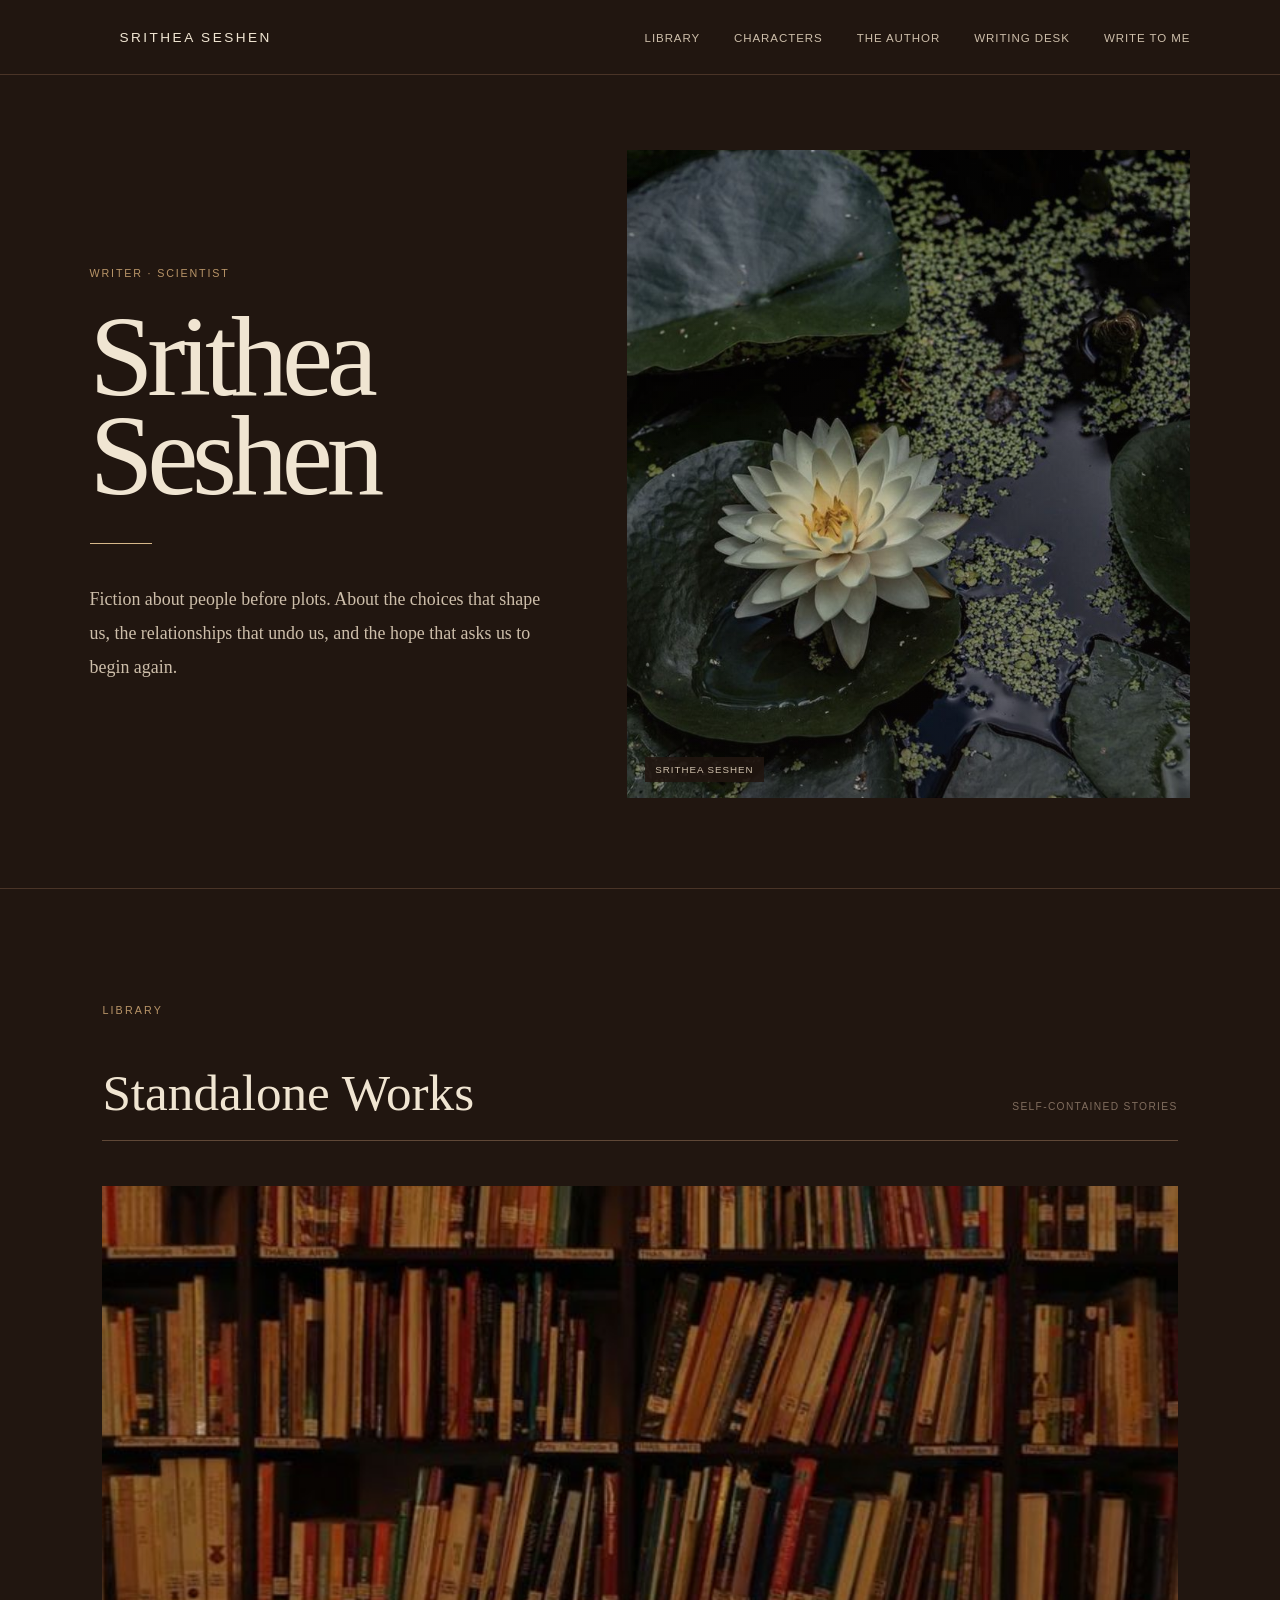
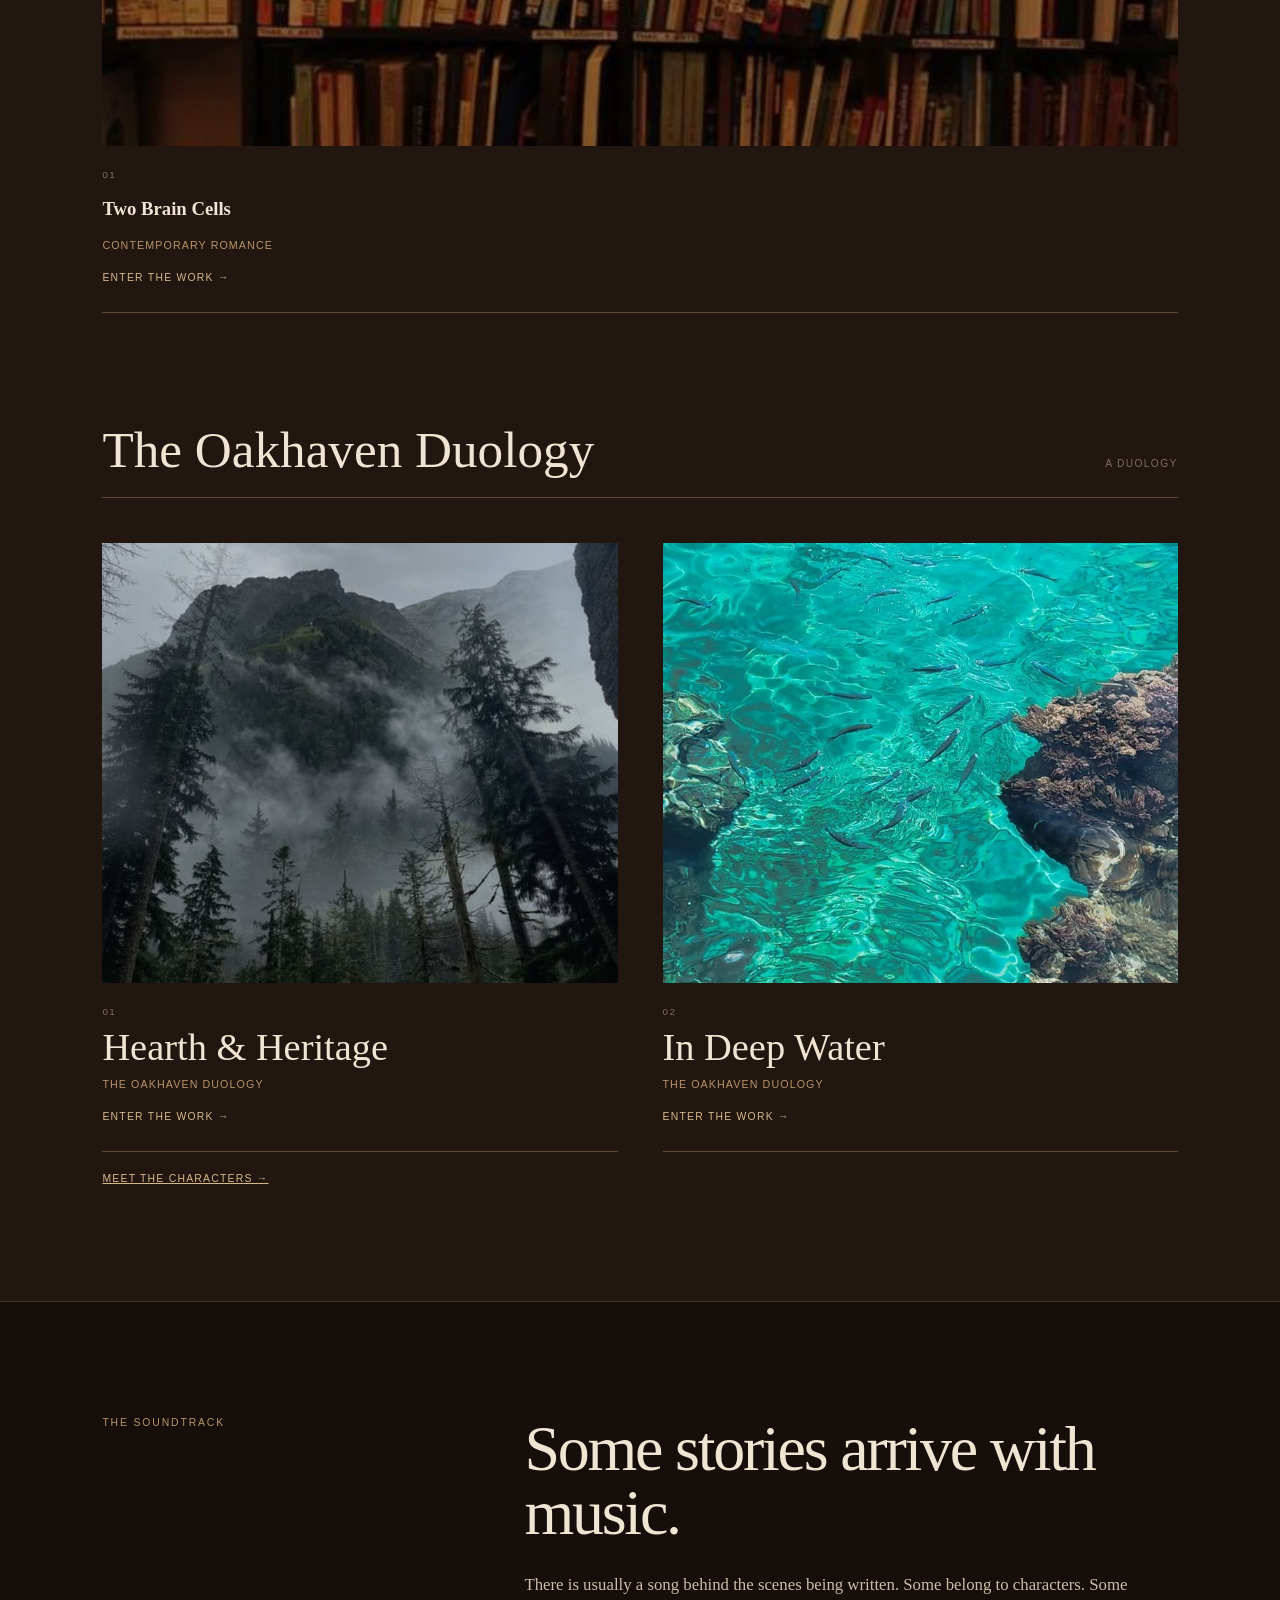
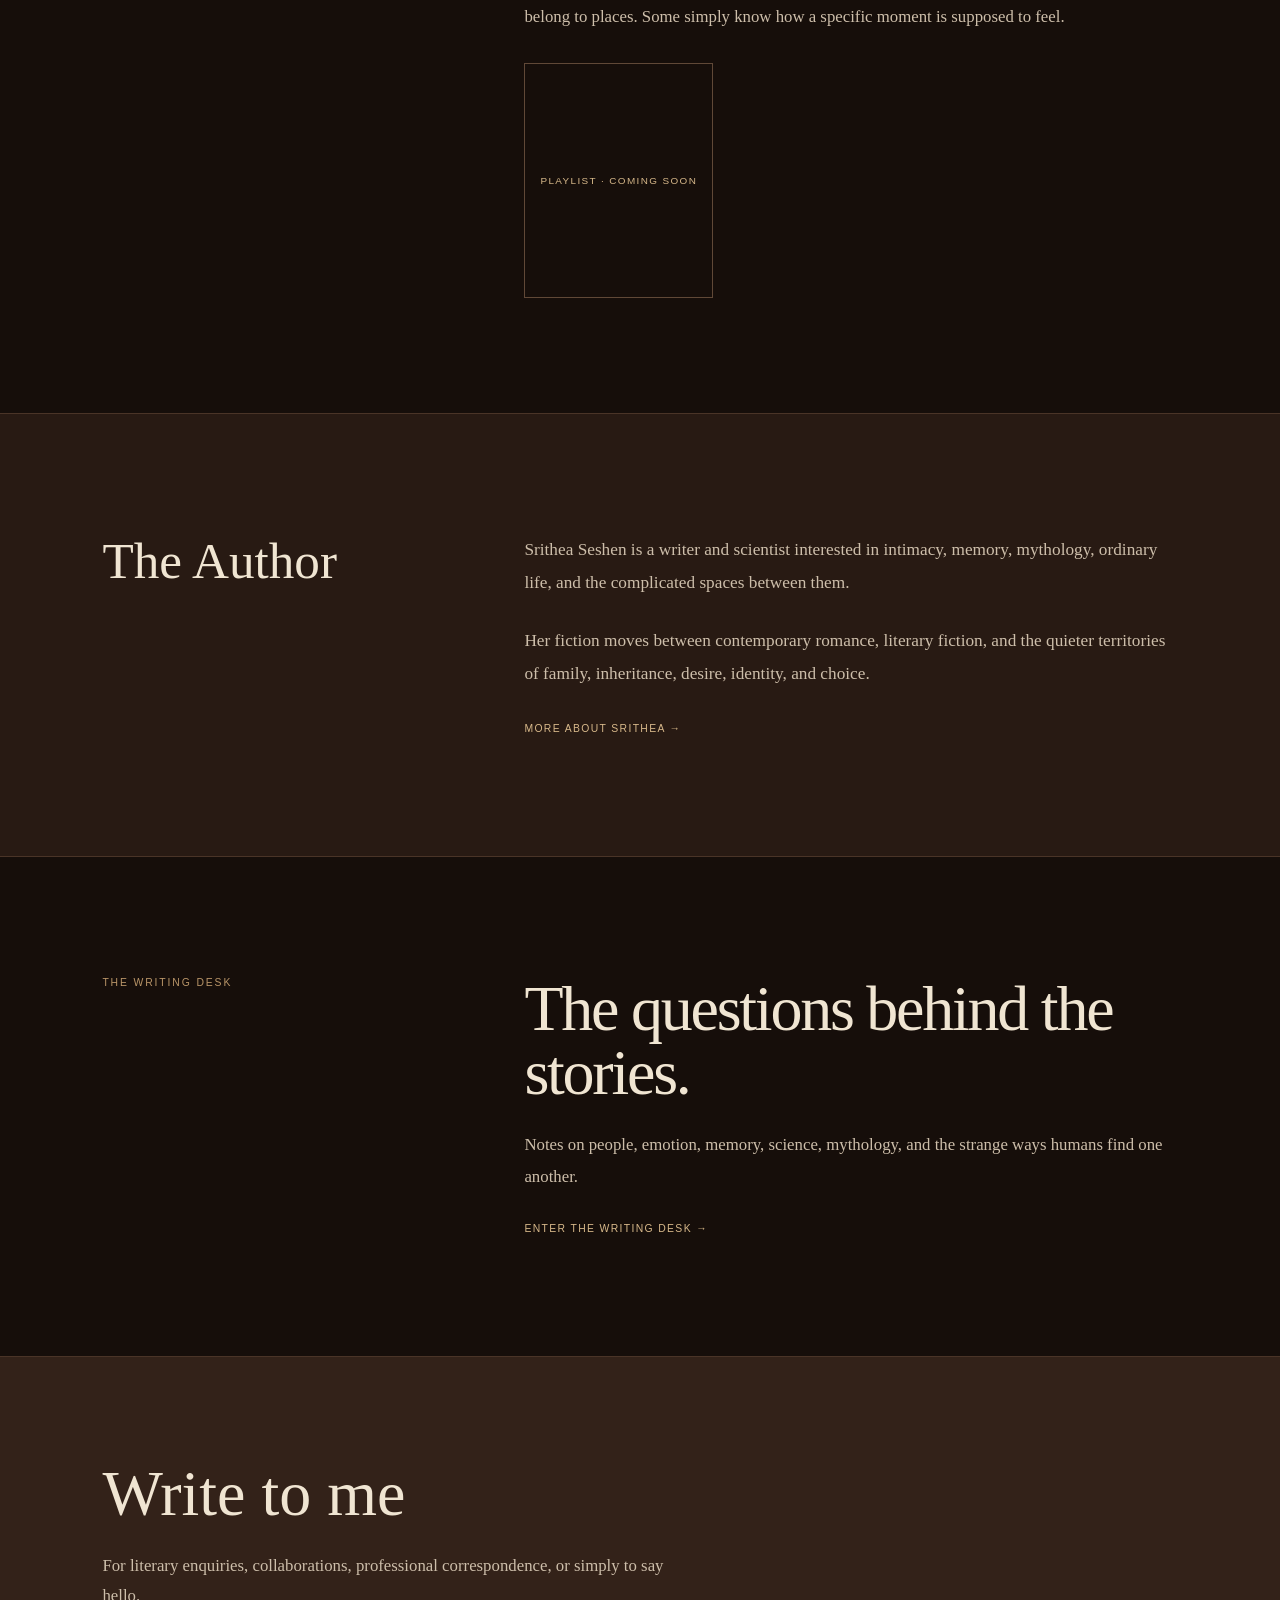
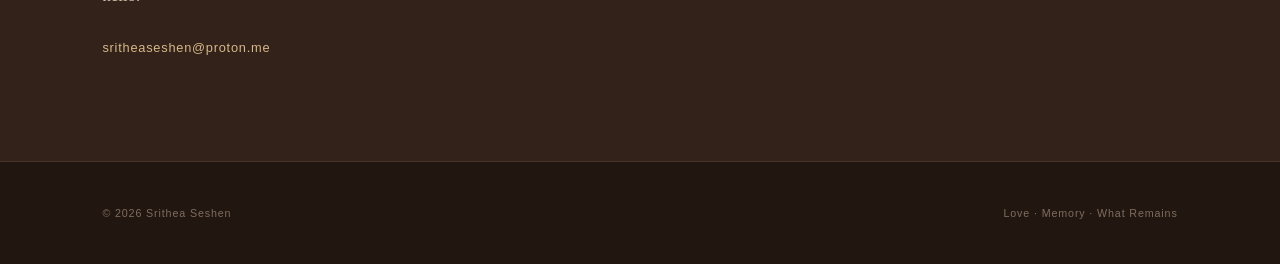
<file: index.html>
<!DOCTYPE html>
<html lang="en">

<head>

    <meta charset="UTF-8">

    <meta
        name="viewport"
        content="width=device-width, initial-scale=1.0"
    >

    <title>Srithea Seshen</title>

    <meta
        name="description"
        content="Srithea Seshen — writer and scientist. Fiction about people before plots."
    >
<!-- Social Media Cards -->
<meta property="og:type" content="website">
<meta property="og:url" content="https://sritheaseshen.github.io/srithea-seshen/">
<meta property="og:title" content="Srithea Seshen — Writer · Scientist">
<meta property="og:description" content="Fiction about people before plots. Exploring intimacy, memory, mythology, and the choices that shape us.">
<meta property="og:image" content="https://sritheaseshen.github.io/srithea-seshen/images/lotus.jpeg">
    <style>

        /* =====================================================
           COLOUR SYSTEM
           ===================================================== */

        :root {

            --bg:
                #211610;

            --bg-deep:
                #160E0A;

            --surface:
                #281A13;

            --surface-light:
                #332219;

            --text:
                #F0E5D2;

            --text-muted:
                #CDBEAA;

            --text-dim:
                #806D5E;

            --accent:
                #D7B88A;

            --accent-dark:
                #B99568;

            --line:
                #4A3427;

            --line-soft:
                #604837;
        }


        /* =====================================================
           RESET
           ===================================================== */

        * {
            box-sizing:
                border-box;
        }

        html {
            scroll-behavior:
                smooth;
        }

        body {
            margin:
                0;

            background:
                var(--bg);

            color:
                var(--text);

            font-family:
                Georgia,
                "Times New Roman",
                serif;

            -webkit-font-smoothing:
                antialiased;

            -moz-osx-font-smoothing:
                grayscale;
        }

        a {
            color:
                inherit;
        }


        /* =====================================================
           NAVIGATION
           ===================================================== */

        nav {
            padding:
                28px 7%;

            display:
                flex;

            justify-content:
                space-between;

            align-items:
                center;

            border-bottom:
                1px solid var(--line);

            background:
                var(--bg);

            position:
                relative;

            z-index:
                10;
        }

        .logo {
            font-family:
                Arial,
                Helvetica,
                sans-serif;

            font-size:
                0.85rem;

            letter-spacing:
                0.18em;

            text-transform:
                uppercase;

            text-decoration:
                none;

            color:
                var(--text);
        }

        nav a {
            margin-left:
                30px;

            font-family:
                Arial,
                Helvetica,
                sans-serif;

            font-size:
                0.72rem;

            letter-spacing:
                0.08em;

            text-transform:
                uppercase;

            text-decoration:
                none;

            color:
                var(--text-muted);

            transition:
                color 0.25s ease;
        }

        nav a:hover {
            color:
                var(--accent);
        }


        /* =====================================================
           HERO
           ===================================================== */

        .hero {
            min-height:
                88vh;

            display:
                grid;

            grid-template-columns:
                0.9fr 1.1fr;

            align-items:
                center;

            gap:
                7%;

            padding:
                75px 7% 90px;

            background:
                var(--bg);
        }

        .hero-text {
            max-width:
                600px;
        }

        .eyebrow {
            margin:
                0 0 25px;

            font-family:
                Arial,
                Helvetica,
                sans-serif;

            font-size:
                0.67rem;

            line-height:
                1.7;

            letter-spacing:
                0.17em;

            text-transform:
                uppercase;

            color:
                var(--accent-dark);
        }

        h1 {
            margin:
                0;

            font-size:
                clamp(
                    4rem,
                    9vw,
                    8rem
                );

            line-height:
                0.86;

            font-weight:
                400;

            letter-spacing:
                -0.055em;

            color:
                var(--text);
        }

        .hero-rule {
            width:
                62px;

            height:
                1px;

            margin:
                38px 0;

            background:
                var(--accent);
        }

        .hero-text > p:last-child {
            max-width:
                500px;

            margin:
                0;

            font-size:
                1.12rem;

            line-height:
                1.9;

            color:
                var(--text-muted);
        }


        /* =====================================================
           HERO IMAGE
           ===================================================== */

        .hero-image {
            position:
                relative;

            width:
                100%;

            height:
                min(
                    72vh,
                    700px
                );

            overflow:
                hidden;

            background:
                var(--surface);
        }

        .hero-image::after {
            content:
                "";

            position:
                absolute;

            inset:
                0;

            background:
                linear-gradient(
                    to bottom,
                    rgba(22,14,10,0.05),
                    rgba(22,14,10,0.28)
                );

            pointer-events:
                none;
        }

        .hero-image img {
            width:
                100%;

            height:
                100%;

            display:
                block;

            object-fit:
                cover;

            transition:
                transform 1s ease;
        }

        .hero-image:hover img {
            transform:
                scale(1.015);
        }

        .image-caption {
            position:
                absolute;

            left:
                18px;

            bottom:
                16px;

            z-index:
                2;

            padding:
                7px 10px;

            background:
                rgba(
                    33,
                    22,
                    16,
                    0.86
                );

            font-family:
                Arial,
                Helvetica,
                sans-serif;

            font-size:
                0.61rem;

            letter-spacing:
                0.1em;

            text-transform:
                uppercase;

            color:
                var(--text-muted);
        }


        /* =====================================================
           WORKS / LIBRARY
           ===================================================== */

        .works {
            padding:
                115px 8%;

            border-top:
                1px solid var(--line);

            background:
                var(--bg);
        }

        .section-label {
            margin-bottom:
                50px;

            font-family:
                Arial,
                Helvetica,
                sans-serif;

            font-size:
                0.67rem;

            letter-spacing:
                0.2em;

            text-transform:
                uppercase;

            color:
                var(--accent-dark);
        }

        .collection {
            margin-bottom:
                110px;
        }

        .collection:last-child {
            margin-bottom:
                0;
        }

        .collection-heading {
            display:
                flex;

            justify-content:
                space-between;

            align-items:
                baseline;

            gap:
                30px;

            padding-bottom:
                20px;

            border-bottom:
                1px solid var(--line-soft);
        }

        .collection-heading h2 {
            margin:
                0;

            font-size:
                clamp(
                    2rem,
                    4vw,
                    3.5rem
                );

            line-height:
                1.05;

            font-weight:
                400;

            color:
                var(--text);
        }

        .collection-type {
            font-family:
                Arial,
                Helvetica,
                sans-serif;

            font-size:
                0.64rem;

            letter-spacing:
                0.13em;

            text-transform:
                uppercase;

            color:
                var(--text-dim);
        }


        /* =====================================================
           BOOK GRIDS
           ===================================================== */

        .book-grid {
            display:
                grid;

            grid-template-columns:
                repeat(
                    2,
                    1fr
                );

            gap:
                45px;

            margin-top:
                45px;
        }

        .alchemy-grid {
            margin-top:
                45px;
        }

        .book,
        .alchemy-book {
            display:
                block;

            text-decoration:
                none;

            color:
                inherit;
        }


        /* =====================================================
           BOOK IMAGES
           ===================================================== */

        .book-image {
            width:
                100%;

            height:
                440px;

            overflow:
                hidden;

            background:
                var(--surface);
        }

        .alchemy-book .book-image {
            height:
                560px;
        }

        .book-image img {
            width:
                100%;

            height:
                100%;

            display:
                block;

            object-fit:
                cover;

            transition:
                transform 0.7s ease,
                opacity 0.7s ease;
        }

        .book:hover .book-image img,
        .alchemy-book:hover .book-image img {
            transform:
                scale(1.025);

            opacity:
                0.91;
        }


        /* =====================================================
           BOOK INFORMATION
           ===================================================== */

        .book-info {
            padding-top:
                23px;

            padding-bottom:
                27px;

            border-bottom:
                1px solid var(--line-soft);
        }

        .book-number {
            display:
                block;

            margin-bottom:
                10px;

            font-family:
                Arial,
                Helvetica,
                sans-serif;

            font-size:
                0.62rem;

            letter-spacing:
                0.14em;

            color:
                var(--text-dim);
        }

        .book h3 {
            margin:
                0;

            font-size:
                clamp(
                    1.6rem,
                    3vw,
                    2.5rem
                );

            line-height:
                1.05;

            font-weight:
                400;

            color:
                var(--text);
        }

        .book-meta {
            margin-top:
                11px;

            font-family:
                Arial,
                Helvetica,
                sans-serif;

            font-size:
                0.67rem;

            letter-spacing:
                0.1em;

            text-transform:
                uppercase;

            color:
                var(--accent-dark);
        }

        .book-arrow {
            display:
                inline-block;

            margin-top:
                21px;

            font-family:
                Arial,
                Helvetica,
                sans-serif;

            font-size:
                0.65rem;

            letter-spacing:
                0.12em;

            text-transform:
                uppercase;

            color:
                var(--accent);

            transition:
                letter-spacing 0.25s ease;
        }

        .book:hover .book-arrow,
        .alchemy-book:hover .book-arrow {
            letter-spacing:
                0.17em;
        }


        /* =====================================================
           SOUNDTRACK
           ===================================================== */

        .soundtrack {
            padding:
                115px 8%;

            border-top:
                1px solid var(--line);

            background:
                var(--bg-deep);
        }

        .soundtrack-grid {
            display:
                grid;

            grid-template-columns:
                0.65fr 1.35fr;

            gap:
                10%;

            align-items:
                start;
        }

        .soundtrack-label {
            font-family:
                Arial,
                Helvetica,
                sans-serif;

            font-size:
                0.65rem;

            letter-spacing:
                0.18em;

            text-transform:
                uppercase;

            color:
                var(--accent-dark);
        }

        .soundtrack-text {
            max-width:
                760px;
        }

        .soundtrack-text h2 {
            margin:
                0 0 24px;

            font-size:
                clamp(
                    2.3rem,
                    5vw,
                    4.6rem
                );

            line-height:
                1;

            font-weight:
                400;

            letter-spacing:
                -0.035em;

            color:
                var(--text);
        }

        .soundtrack-text p {
            max-width:
                650px;

            margin:
                0;

            font-size:
                1.05rem;

            line-height:
                1.9;

            color:
                var(--text-muted);
        }

        .soundtrack-status {
            display:
                inline-block;

            margin-top:
                30px;

            padding:
                111px 15px;

            border:
                1px solid var(--line-soft);

            font-family:
                Arial,
                Helvetica,
                sans-serif;

            font-size:
                0.62rem;

            letter-spacing:
                0.14em;

            text-transform:
                uppercase;

            color:
                var(--accent);
        }


        /* =====================================================
           ABOUT PREVIEW / THE AUTHOR
           ===================================================== */

        .about {
            padding:
                120px 8%;

            border-top:
                1px solid var(--line);

            background:
                var(--surface);
        }

        .about-grid {
            display:
                grid;

            grid-template-columns:
                0.65fr 1.35fr;

            gap:
                10%;
        }

        .about h2 {
            margin:
                0;

            font-size:
                clamp(
                    2.2rem,
                    4vw,
                    3.7rem
                );

            font-weight:
                400;

            line-height:
                1.05;

            color:
                var(--text);
        }

        .about-text {
            max-width:
                720px;
        }

        .about-text p {
            margin:
                0 0 25px;

            font-size:
                1.08rem;

            line-height:
                1.9;

            color:
                var(--text-muted);
        }

        .about-link {
            display:
                inline-block;

            margin-top:
                8px;

            font-family:
                Arial,
                Helvetica,
                sans-serif;

            font-size:
                0.65rem;

            letter-spacing:
                0.13em;

            text-transform:
                uppercase;

            text-decoration:
                none;

            color:
                var(--accent);
        }

        .about-link:hover {
            color:
                #E4CFA9;
        }


        /* =====================================================
           WRITING DESK
           ===================================================== */

        .writing-desk {
            padding:
                120px 8%;

            border-top:
                1px solid var(--line);

            background:
                var(--bg-deep);
        }

        .writing-desk-grid {
            display:
                grid;

            grid-template-columns:
                0.65fr 1.35fr;

            gap:
                10%;
        }

        .writing-desk-label {
            font-family:
                Arial,
                Helvetica,
                sans-serif;

            font-size:
                0.65rem;

            letter-spacing:
                0.18em;

            text-transform:
                uppercase;

            color:
                var(--accent-dark);
        }

        .writing-desk-text {
            max-width:
                760px;
        }

        .writing-desk-text h2 {
            margin:
                0 0 24px;

            font-size:
                clamp(
                    2.3rem,
                    5vw,
                    4.6rem
                );

            line-height:
                1;

            font-weight:
                400;

            letter-spacing:
                -0.035em;

            color:
                var(--text);
        }

        .writing-desk-text p {
            max-width:
                650px;

            margin:
                0;

            font-size:
                1.05rem;

            line-height:
                1.9;

            color:
                var(--text-muted);
        }

        .desk-link {
            display:
                inline-block;

            margin-top:
                30px;

            font-family:
                Arial,
                Helvetica,
                sans-serif;

            font-size:
                0.65rem;

            letter-spacing:
                0.13em;

            text-transform:
                uppercase;

            text-decoration:
                none;

            color:
                var(--accent);
        }

        .desk-link:hover {
            color:
                #E4CFA9;
        }


        /* =====================================================
           CONTACT / WRITE TO ME
           ===================================================== */

        .contact {
            padding:
                105px 8%;

            border-top:
                1px solid var(--line);

            background:
                var(--surface-light);
        }

        .contact h2 {
            margin:
                0;

            font-size:
                clamp(
                    2.5rem,
                    5vw,
                    5rem
                );

            font-weight:
                400;

            line-height:
                1;

            color:
                var(--text);
        }

        .contact p {
            max-width:
                600px;

            margin-top:
                25px;

            font-size:
                1.05rem;

            line-height:
                1.8;

            color:
                var(--text-muted);
        }

        .contact-email {
            display:
                inline-block;

            margin-top:
                12px;

            font-family:
                Arial,
                Helvetica,
                sans-serif;

            font-size:
                0.8rem;

            letter-spacing:
                0.06em;

            text-decoration:
                none;

            color:
                var(--accent);
        }

        .contact-email:hover {
            color:
                #E4CFA9;
        }


        /* =====================================================
           FOOTER
           ===================================================== */

        footer {
            padding:
                45px 8%;

            display:
                flex;

            justify-content:
                space-between;

            align-items:
                center;

            border-top:
                1px solid var(--line);

            background:
                var(--bg);

            font-family:
                Arial,
                Helvetica,
                sans-serif;

            font-size:
                0.67rem;

            letter-spacing:
                0.08em;

            color:
                var(--text-dim);
        }


        /* =====================================================
           MOBILE
           ===================================================== */

        @media (max-width: 850px) {

            nav {
                padding:
                    23px 6%;
            }

            nav a {
                margin-left:
                    15px;

                font-size:
                    0.68rem;
            }

            .hero {
                grid-template-columns:
                    1fr;

                min-height:
                    auto;

                padding:
                    70px 7% 80px;

                gap:
                    55px;
            }

            h1 {
                font-size:
                    clamp(
                        4rem,
                        17vw,
                        6.5rem
                    );
            }

            .hero-image {
                height:
                    65vh;

                min-height:
                    420px;
            }

            .works,
            .soundtrack,
            .about,
            .writing-desk,
            .contact {
                padding:
                    90px 7%;
            }

            .collection-heading {
                flex-direction:
                    column;

                align-items:
                    flex-start;

                gap:
                    12px;
            }

            .book-grid {
                grid-template-columns:
                    1fr;
            }

            .book-image {
                height:
                    420px;
            }

            .alchemy-book .book-image {
                height:
                    460px;
            }

            .about-grid,
            .writing-desk-grid,
            .soundtrack-grid {
                grid-template-columns:
                    1fr;

                gap:
                    45px;
            }

            footer {
                padding:
                    35px 7%;

                flex-direction:
                    column;

                align-items:
                    flex-start;

                gap:
                    12px;
            }
        }


        @media (max-width: 520px) {

            nav {
                flex-direction:
                    column;

                align-items:
                    flex-start;

                gap:
                    18px;
            }

            nav div:last-child {
                display:
                    flex;

                flex-wrap:
                    wrap;

                gap:
                    12px;
            }

            nav a {
                margin-left:
                    0;

                margin-right:
                    12px;
            }

            .hero {
                padding-top:
                    60px;
            }

            .hero-image {
                height:
                    55vh;

                min-height:
                    360px;
            }

            .book-image {
                height:
                    350px;
            }

            .alchemy-book .book-image {
                height:
                    390px;
            }

            .writing-desk-text h2,
            .soundtrack-text h2 {
                font-size:
                    2.8rem;
            }

            .contact-email {
                overflow-wrap:
                    anywhere;
            }
        }

    </style>

</head>


<body>


    <!-- =====================================================
         NAVIGATION
         ===================================================== -->

    <nav>

        <a
            class="logo"
            href="index.html"
        >
            Srithea Seshen
        </a>

        <div>

            <a href="#library">
                Library
            </a>

            <a href="oakhaven-characters.html">
                Characters
            </a>

            <a href="about.html">
                The Author
            </a>

            <a href="writing-desk.html">
                Writing Desk
            </a>

            <a href="contact.html">
                Write to me
            </a>

        </div>

    </nav>


    <main>


        <!-- =================================================
             HERO
             ================================================= -->

        <section class="hero">

            <div class="hero-text">

                <p class="eyebrow">
                    Writer · Scientist
                </p>

                <h1>
                    Srithea<br>
                    Seshen
                </h1>

                <div class="hero-rule"></div>

                <p>
                    Fiction about people before plots.
                    About the choices that shape us,
                    the relationships that undo us,
                    and the hope that asks us to begin again.
                </p>

            </div>


            <div class="hero-image">

                <img
                    src="images/lotus.jpeg"
                    alt="Lotus floating on dark water"
                >

                <div class="image-caption">
                    Srithea Seshen
                </div>

            </div>

        </section>


        <!-- =================================================
             LIBRARY / WORKS
             ================================================= -->

        <section
            class="works"
            id="library"
        >

            <div class="section-label">
                Library
            </div>


            <!-- STANDALONE WORKS -->

            <div class="collection">

                <div class="collection-heading">

                    <h2>
                        Standalone Works
                    </h2>

                    <span class="collection-type">
                        Self-contained stories
                    </span>

                </div>


                <div class="alchemy-grid">

                    <a
                        class="alchemy-book"
                        href="two-brain-cells.html"
                    >

                        <div class="book-image">

                            <img
                                src="images/two-brain-cells-card.jpeg"
                                alt="Two Brain Cells"
                            >

                        </div>


                        <div class="book-info">

                            <span class="book-number">
                                01
                            </span>

                            <h3>
                                Two Brain Cells
                            </h3>

                            <div class="book-meta">
                                Contemporary Romance
                            </div>

                            <span class="book-arrow">
                                Enter the work →
                            </span>

                        </div>

                    </a>

                </div>

            </div>


            <!-- OAKHAVEN -->

            <div class="collection">

                <div class="collection-heading">

                    <h2>
                        The Oakhaven Duology
                    </h2>

                    <span class="collection-type">
                        A duology
                    </span>

                </div>


                <div class="book-grid">


                    <a
                        class="book"
                        href="hearth-and-heritage.html"
                    >

                        <div class="book-image">

                            <img
                                src="images/hearth-and-heritage.jpeg"
                                alt="Hearth &amp; Heritage"
                            >

                        </div>


                        <div class="book-info">

                            <span class="book-number">
                                01
                            </span>

                            <h3>
                                Hearth &amp; Heritage
                            </h3>

                            <div class="book-meta">
                                The Oakhaven Duology
                            </div>

                            <span class="book-arrow">
                                Enter the work →
                            </span>

                        </div>

                    </a>


                    <a
                        class="book"
                        href="in-deep-water.html"
                    >

                        <div class="book-image">

                            <img
                                src="images/in-deep-water.jpeg"
                                alt="In Deep Water"
                            >

                        </div>


                        <div class="book-info">

                            <span class="book-number">
                                02
                            </span>

                            <h3>
                                In Deep Water
                            </h3>

                            <div class="book-meta">
                                The Oakhaven Duology
                            </div>

                            <span class="book-arrow">
                                Enter the work →
                            </span>

                        </div>

                    </a>

                </div>

                <a
                    class="book-arrow"
                    href="oakhaven-characters.html"
                >
                    Meet the characters →
                </a>

            </div>

        </section>


        <!-- =================================================
             SOUNDTRACK
             ================================================= -->

        <section class="soundtrack">

            <div class="soundtrack-grid">

                <div class="soundtrack-label">
                    The Soundtrack
                </div>


                <div class="soundtrack-text">

                    <h2>
                        Some stories
                        arrive with music.
                    </h2>

                    <p>
                        There is usually a song behind the
                        scenes being written. Some belong to
                        characters. Some belong to places.
                        Some simply know how a specific
                        moment is supposed to feel.
                    </p>

                    <div class="soundtrack-status">
                        Playlist · Coming soon
                    </div>

                </div>

            </div>

        </section>


        <!-- =================================================
             ABOUT PREVIEW / THE AUTHOR
             ================================================= -->

        <section class="about">

            <div class="about-grid">

                <div>

                    <h2>
                        The Author
                    </h2>

                </div>


                <div class="about-text">

                    <p>
                        Srithea Seshen is a writer and scientist
                        interested in intimacy, memory, mythology,
                        ordinary life, and the complicated spaces
                        between them.
                    </p>

                    <p>
                        Her fiction moves between contemporary
                        romance, literary fiction, and the quieter
                        territories of family, inheritance,
                        desire, identity, and choice.
                    </p>

                    <a
                        class="about-link"
                        href="about.html"
                    >
                        More about Srithea →
                    </a>

                </div>

            </div>

        </section>


        <!-- =================================================
             WRITING DESK
             ================================================= -->

        <section class="writing-desk">

            <div class="writing-desk-grid">

                <div class="writing-desk-label">
                    The Writing Desk
                </div>


                <div class="writing-desk-text">

                    <h2>
                        The questions behind
                        the stories.
                    </h2>

                    <p>
                        Notes on people, emotion, memory,
                        science, mythology, and the strange
                        ways humans find one another.
                    </p>

                    <a
                        class="desk-link"
                        href="writing-desk.html"
                    >
                        Enter the Writing Desk →
                    </a>

                </div>

            </div>

        </section>


        <!-- =================================================
             CONTACT / WRITE TO ME
             ================================================= -->

        <section class="contact">

            <h2>
                Write to me
            </h2>

            <p>
                For literary enquiries, collaborations,
                professional correspondence, or simply
                to say hello.
            </p>

            <a
                class="contact-email"
                href="mailto:sritheaseshen@proton.me"
            >
                sritheaseshen@proton.me
            </a>

        </section>

    </main>


    <!-- =====================================================
         FOOTER
         ===================================================== -->

    <footer>

        <span>
            © 2026 Srithea Seshen
        </span>

        <span>
            Love · Memory · What Remains
        </span>

    </footer>


</body>

</html>
</file>
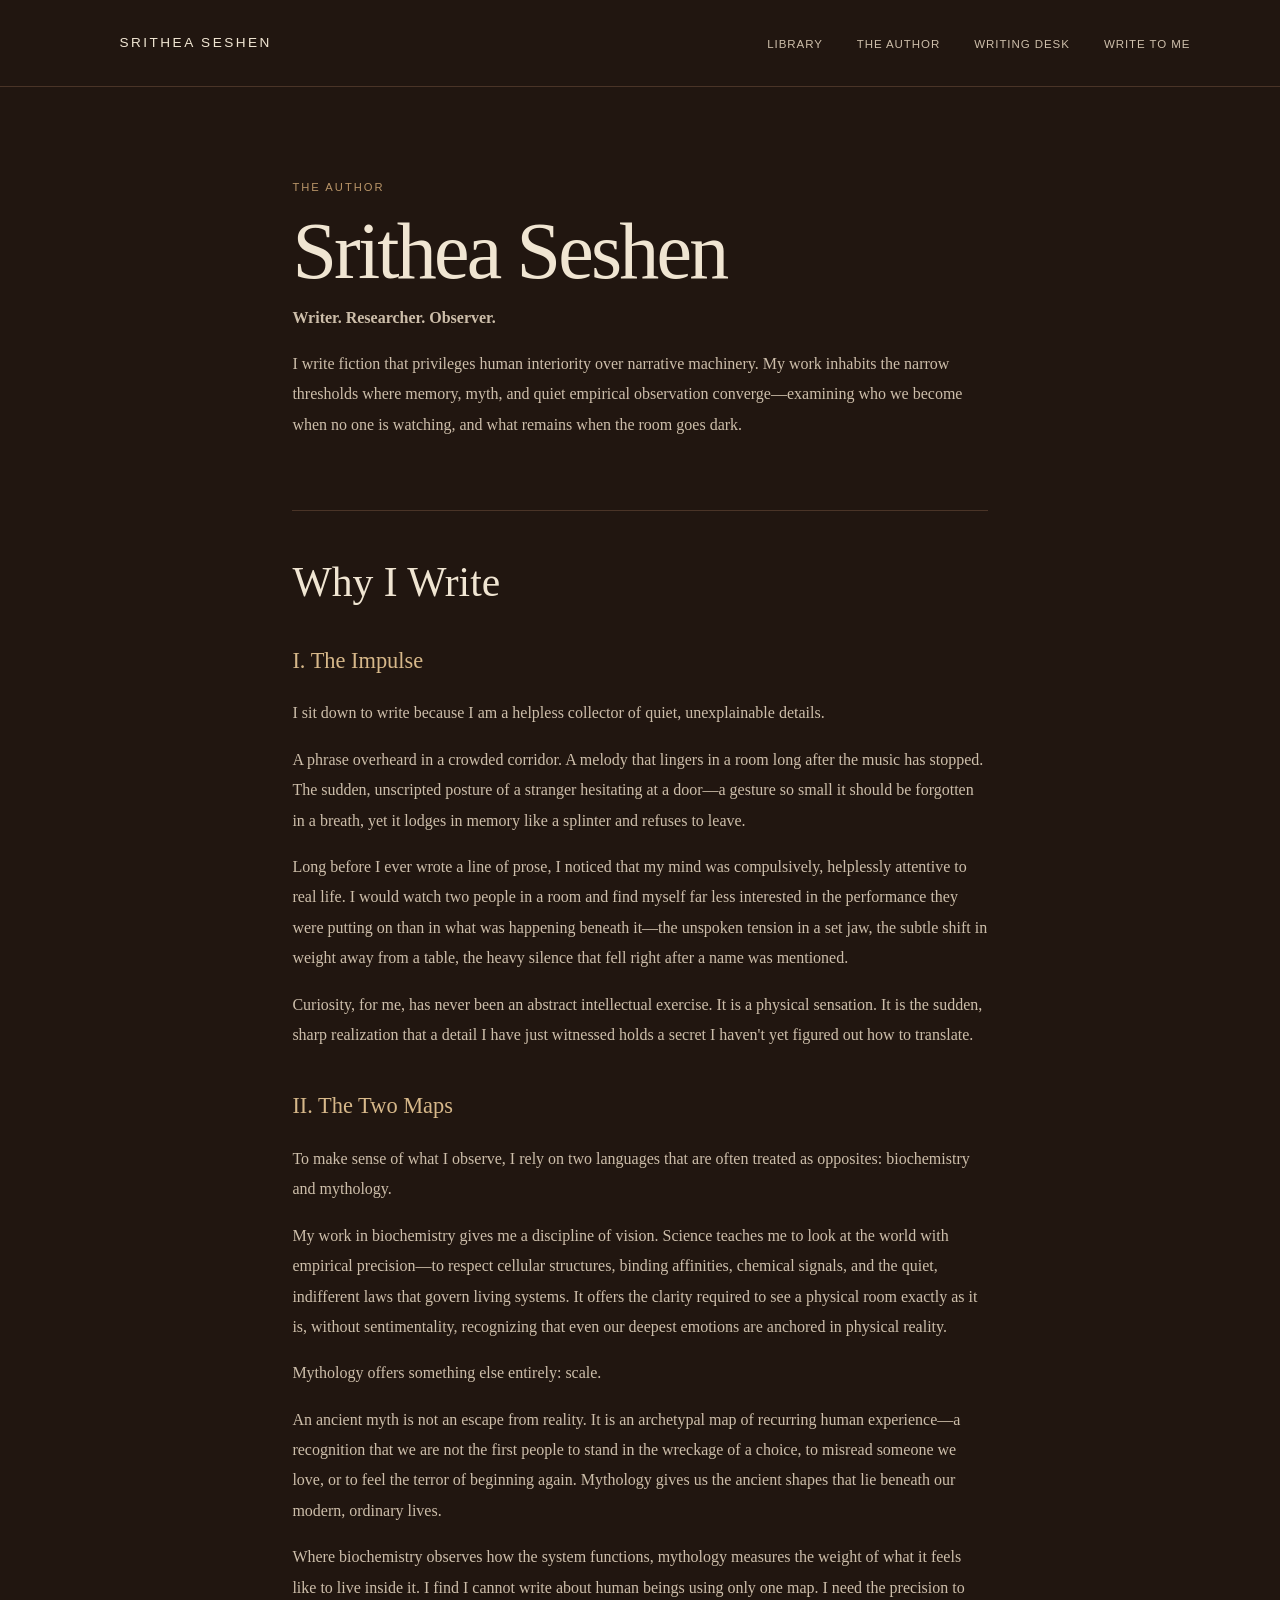
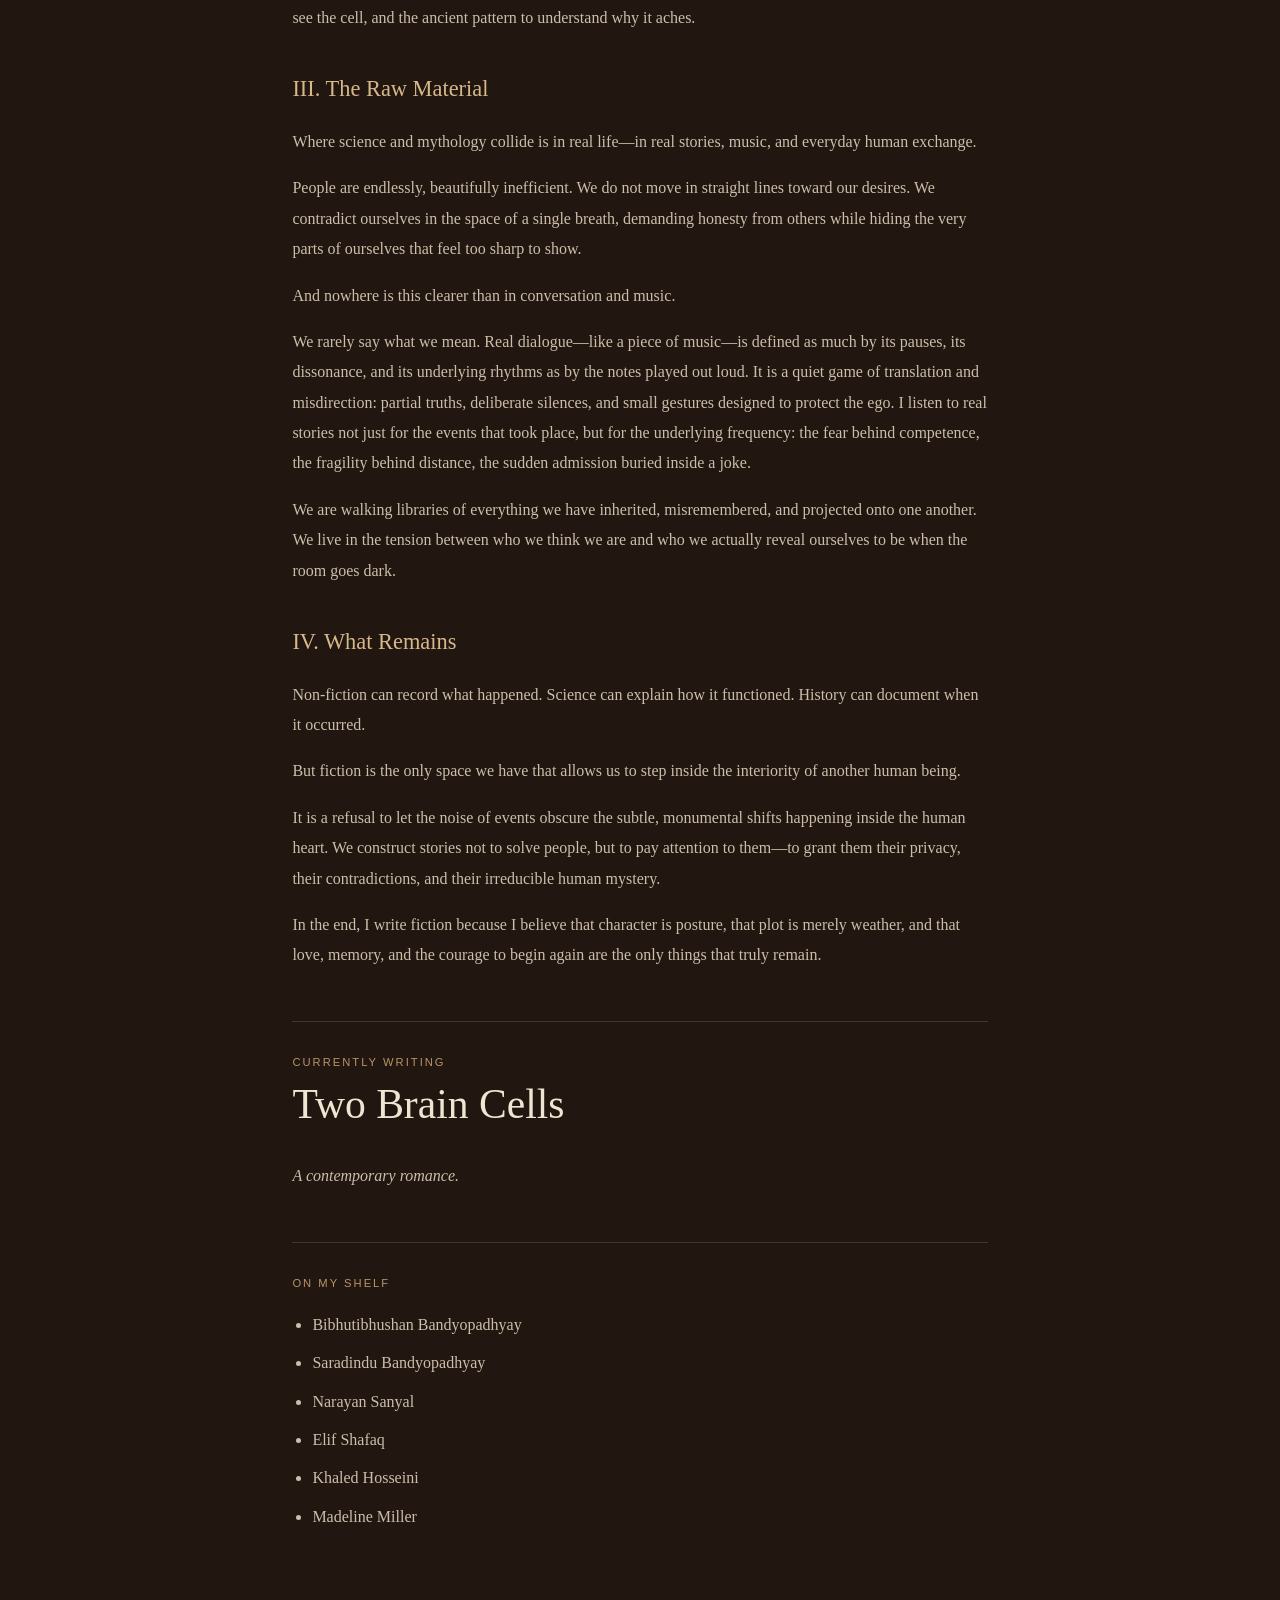
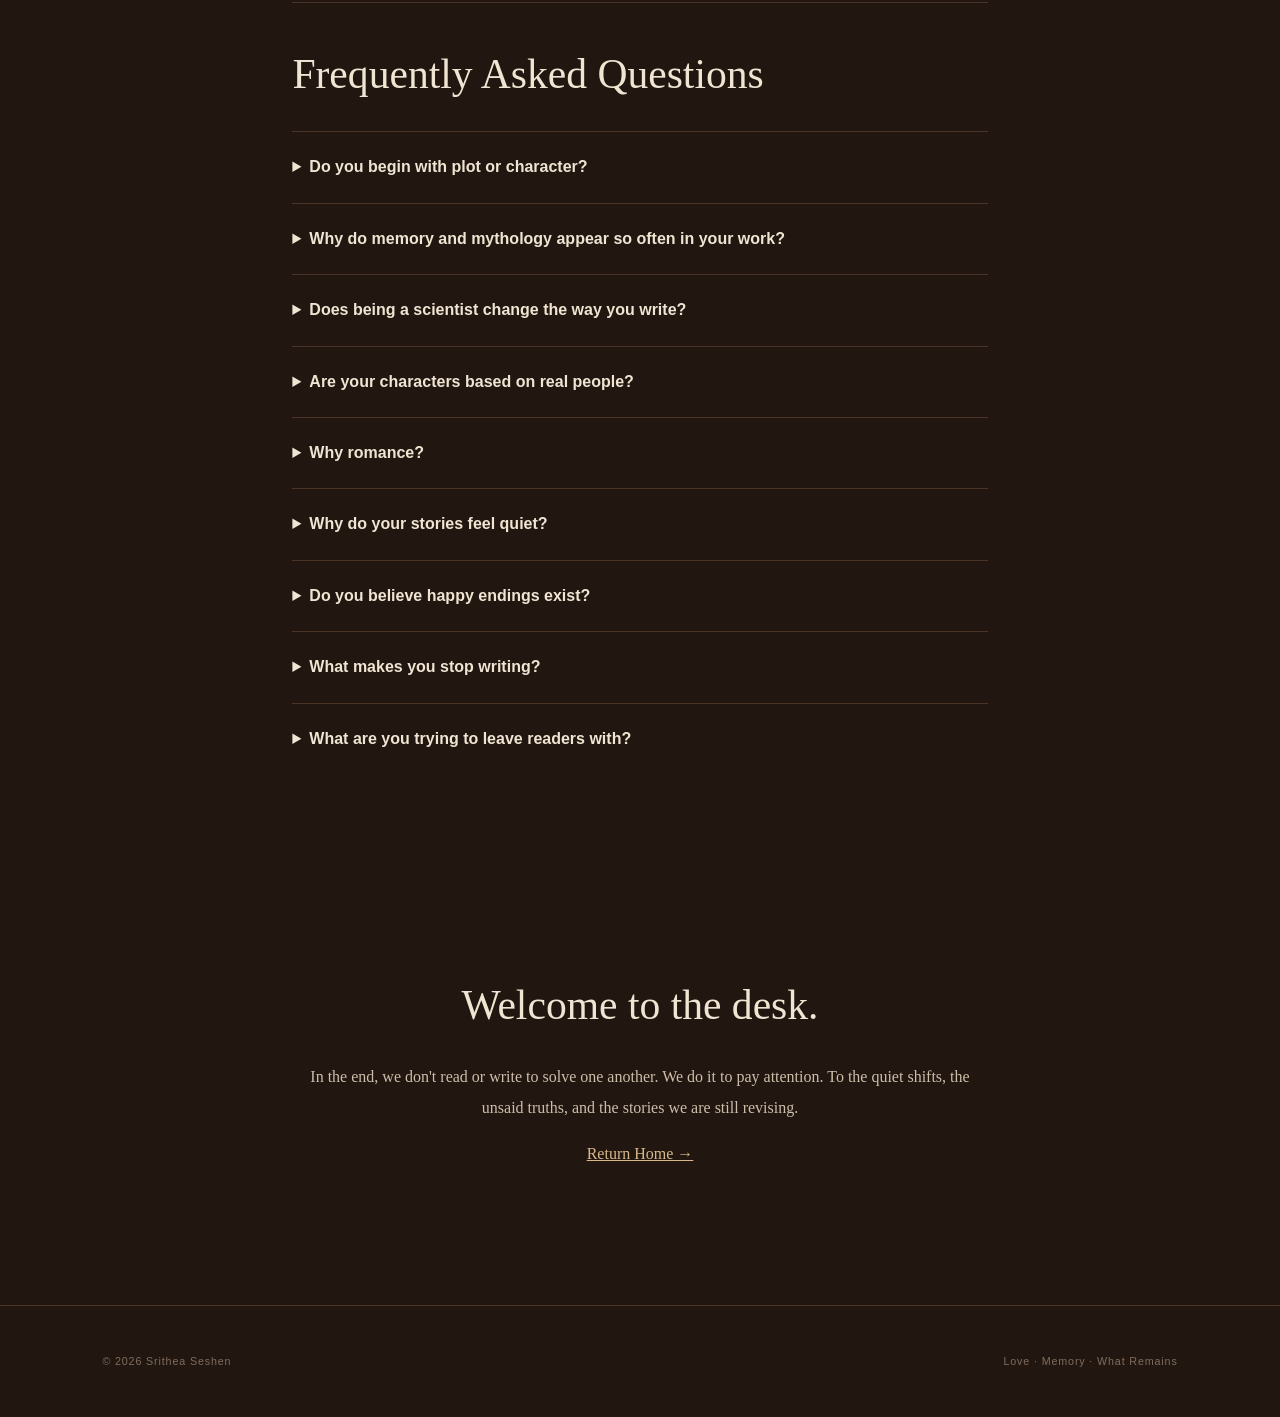
<file: about.html>
<!DOCTYPE html>
<html lang="en">
<head>

<meta charset="UTF-8">

<meta
    name="viewport"
    content="width=device-width, initial-scale=1.0"
>

<title>The Author — Srithea Seshen</title>

<style>

/* =====================================================
   COLOUR SYSTEM
   ===================================================== */

:root {
    --bg: #211610;
    --bg-deep: #160E0A;
    --surface: #281A13;
    --surface-light: #332219;

    --text: #F0E5D2;
    --text-muted: #CDBEAA;
    --text-dim: #806D5E;

    --accent: #D7B88A;
    --accent-dark: #B99568;

    --line: #4A3427;
    --line-soft: #604837;
}


/* =====================================================
   RESET
   ===================================================== */

* {
    box-sizing: border-box;
}

html {
    scroll-behavior: smooth;
}

body {
    margin: 0;

    background: var(--bg);

    color: var(--text);

    font-family:
        Georgia,
        "Times New Roman",
        serif;

    line-height: 1.9;

    -webkit-font-smoothing: antialiased;

    -moz-osx-font-smoothing: grayscale;
}

a {
    color: inherit;
}


/* =====================================================
   NAVIGATION
   MATCHES INDEX.HTML
   ===================================================== */

nav {
    padding: 28px 7%;

    display: flex;

    justify-content: space-between;

    align-items: center;

    border-bottom: 1px solid var(--line);

    background: var(--bg);

    position: relative;

    z-index: 10;
}

.logo {
    font-family:
        Arial,
        Helvetica,
        sans-serif;

    font-size: 0.85rem;

    letter-spacing: 0.18em;

    text-transform: uppercase;

    text-decoration: none;

    color: var(--text);
}

nav a {
    margin-left: 30px;

    font-family:
        Arial,
        Helvetica,
        sans-serif;

    font-size: 0.72rem;

    letter-spacing: 0.08em;

    text-transform: uppercase;

    text-decoration: none;

    color: var(--text-muted);

    transition: color 0.25s ease;
}

nav a:hover {
    color: var(--accent);
}


/* =====================================================
   MAIN CONTENT
   ===================================================== */

section {
    padding: 90px 8%;

    max-width: 900px;

    margin: auto;
}


/* =====================================================
   HEADINGS
   ===================================================== */

h1 {
    font-size: 5rem;

    font-weight: 400;

    line-height: 0.9;

    margin: 0.2em 0;

    letter-spacing: -0.035em;
}

h2 {
    font-size: 2.6rem;

    font-weight: 400;

    border-top: 1px solid var(--line);

    padding-top: 50px;

    margin-top: 70px;

    line-height: 1.05;
}

h3 {
    font-size: 1.4rem;

    font-weight: 400;

    color: var(--accent);

    margin-top: 35px;

    margin-bottom: 10px;
}


/* =====================================================
   SMALL LABELS
   ===================================================== */

.small {
    font-family:
        Arial,
        Helvetica,
        sans-serif;

    font-size: 0.7rem;

    letter-spacing: 0.18em;

    text-transform: uppercase;

    color: var(--accent-dark);
}


/* =====================================================
   BODY TEXT
   ===================================================== */

p {
    color: var(--text-muted);
}


/* =====================================================
   CURRENTLY WRITING / SHELF
   ===================================================== */

.current,
.shelf {
    border-top: 1px solid var(--line);

    padding-top: 30px;

    margin-top: 50px;
}

.shelf ul {
    padding-left: 20px;
}

.shelf li {
    margin: 0.5rem 0;

    color: var(--text-muted);
}


/* =====================================================
   FAQ
   ===================================================== */

details {
    border-top: 1px solid var(--line);

    padding: 20px 0;
}

summary {
    cursor: pointer;

    font-family:
        Arial,
        Helvetica,
        sans-serif;

    font-weight: bold;

    color: var(--text);

    outline: none;
}

summary:hover {
    color: var(--accent);
}

details p {
    margin-top: 12px;

    margin-bottom: 0;
}


/* =====================================================
   CLOSING
   ===================================================== */

.closing {
    text-align: center;

    padding: 120px 8%;
}

.closing h2 {
    border: none;

    padding-top: 0;

    margin-top: 0;
}


/* =====================================================
   FOOTER
   MATCHES INDEX.HTML
   ===================================================== */

footer {
    padding: 45px 8%;

    display: flex;

    justify-content: space-between;

    align-items: center;

    border-top: 1px solid var(--line);

    background: var(--bg);

    font-family:
        Arial,
        Helvetica,
        sans-serif;

    font-size: 0.67rem;

    letter-spacing: 0.08em;

    color: var(--text-dim);
}


/* =====================================================
   MOBILE
   ===================================================== */

@media (max-width: 850px) {

    nav {
        padding: 23px 6%;
    }

    nav a {
        margin-left: 15px;

        font-size: 0.68rem;
    }

    section {
        padding: 80px 7%;
    }

    h1 {
        font-size: clamp(
            4rem,
            17vw,
            6.5rem
        );
    }

    footer {
        padding: 35px 7%;

        flex-direction: column;

        align-items: flex-start;

        gap: 12px;
    }
}


@media (max-width: 520px) {

    nav {
        flex-direction: column;

        align-items: flex-start;

        gap: 18px;
    }

    nav div:last-child {
        display: flex;

        flex-wrap: wrap;

        gap: 12px;
    }

    nav a {
        margin-left: 0;

        margin-right: 12px;
    }

    section {
        padding: 70px 7%;
    }

    h1 {
        font-size: 4rem;
    }

    h2 {
        font-size: 2.3rem;
    }

    footer {
        padding: 30px 7%;
    }
}

</style>

</head>


<body>


<!-- =====================================================
     NAVIGATION
     ===================================================== -->

<nav>

    <a
        class="logo"
        href="index.html"
    >
        Srithea Seshen
    </a>

    <div>

        <a href="index.html#library">
            Library
        </a>

        <a href="about.html">
            The Author
        </a>

        <a href="writing-desk.html">
            Writing Desk
        </a>

        <a href="contact.html">
            Write to me
        </a>

    </div>

</nav>


<!-- =====================================================
     ABOUT
     ===================================================== -->

<section>

    <div class="small">
        The Author
    </div>

    <h1>
        Srithea Seshen
    </h1>

    <p>
        <strong>Writer. Researcher. Observer.</strong>
    </p>

    <p>
        I write fiction that privileges human interiority over narrative machinery. My work inhabits the narrow thresholds where memory, myth, and quiet empirical observation converge—examining who we become when no one is watching, and what remains when the room goes dark.
    </p>


    <h2>
        Why I Write
    </h2>


    <h3>
        I. The Impulse
    </h3>

    <p>
        I sit down to write because I am a helpless collector of quiet, unexplainable details.
    </p>

    <p>
        A phrase overheard in a crowded corridor. A melody that lingers in a room long after the music has stopped. The sudden, unscripted posture of a stranger hesitating at a door—a gesture so small it should be forgotten in a breath, yet it lodges in memory like a splinter and refuses to leave.
    </p>

    <p>
        Long before I ever wrote a line of prose, I noticed that my mind was compulsively, helplessly attentive to real life. I would watch two people in a room and find myself far less interested in the performance they were putting on than in what was happening beneath it—the unspoken tension in a set jaw, the subtle shift in weight away from a table, the heavy silence that fell right after a name was mentioned.
    </p>

    <p>
        Curiosity, for me, has never been an abstract intellectual exercise. It is a physical sensation. It is the sudden, sharp realization that a detail I have just witnessed holds a secret I haven't yet figured out how to translate.
    </p>


    <h3>
        II. The Two Maps
    </h3>

    <p>
        To make sense of what I observe, I rely on two languages that are often treated as opposites: biochemistry and mythology.
    </p>

    <p>
        My work in biochemistry gives me a discipline of vision. Science teaches me to look at the world with empirical precision—to respect cellular structures, binding affinities, chemical signals, and the quiet, indifferent laws that govern living systems. It offers the clarity required to see a physical room exactly as it is, without sentimentality, recognizing that even our deepest emotions are anchored in physical reality.
    </p>

    <p>
        Mythology offers something else entirely: scale.
    </p>

    <p>
        An ancient myth is not an escape from reality. It is an archetypal map of recurring human experience—a recognition that we are not the first people to stand in the wreckage of a choice, to misread someone we love, or to feel the terror of beginning again. Mythology gives us the ancient shapes that lie beneath our modern, ordinary lives.
    </p>

    <p>
        Where biochemistry observes how the system functions, mythology measures the weight of what it feels like to live inside it. I find I cannot write about human beings using only one map. I need the precision to see the cell, and the ancient pattern to understand why it aches.
    </p>


    <h3>
        III. The Raw Material
    </h3>

    <p>
        Where science and mythology collide is in real life—in real stories, music, and everyday human exchange.
    </p>

    <p>
        People are endlessly, beautifully inefficient. We do not move in straight lines toward our desires. We contradict ourselves in the space of a single breath, demanding honesty from others while hiding the very parts of ourselves that feel too sharp to show.
    </p>

    <p>
        And nowhere is this clearer than in conversation and music.
    </p>

    <p>
        We rarely say what we mean. Real dialogue—like a piece of music—is defined as much by its pauses, its dissonance, and its underlying rhythms as by the notes played out loud. It is a quiet game of translation and misdirection: partial truths, deliberate silences, and small gestures designed to protect the ego. I listen to real stories not just for the events that took place, but for the underlying frequency: the fear behind competence, the fragility behind distance, the sudden admission buried inside a joke.
    </p>

    <p>
        We are walking libraries of everything we have inherited, misremembered, and projected onto one another. We live in the tension between who we think we are and who we actually reveal ourselves to be when the room goes dark.
    </p>


    <h3>
        IV. What Remains
    </h3>

    <p>
        Non-fiction can record what happened. Science can explain how it functioned. History can document when it occurred.
    </p>

    <p>
        But fiction is the only space we have that allows us to step inside the interiority of another human being.
    </p>

    <p>
        It is a refusal to let the noise of events obscure the subtle, monumental shifts happening inside the human heart. We construct stories not to solve people, but to pay attention to them—to grant them their privacy, their contradictions, and their irreducible human mystery.
    </p>

    <p>
        In the end, I write fiction because I believe that character is posture, that plot is merely weather, and that love, memory, and the courage to begin again are the only things that truly remain.
    </p>


    <!-- CURRENTLY WRITING -->

    <div class="current">

        <div class="small">
            Currently Writing
        </div>

        <h2
            style="
                border:none;
                padding-top:0;
                margin-top:10px;
            "
        >
            Two Brain Cells
        </h2>

        <p>
            <em>A contemporary romance.</em>
        </p>

    </div>


    <!-- SHELF -->

    <div class="shelf">

        <div class="small">
            On My Shelf
        </div>

        <ul>

            <li>
                Bibhutibhushan Bandyopadhyay
            </li>

            <li>
                Saradindu Bandyopadhyay
            </li>

            <li>
                Narayan Sanyal
            </li>

            <li>
                Elif Shafaq
            </li>

            <li>
                Khaled Hosseini
            </li>

            <li>
                Madeline Miller
            </li>

        </ul>

    </div>


    <!-- FAQ -->

    <h2>
        Frequently Asked Questions
    </h2>


    <details>

        <summary>
            Do you begin with plot or character?
        </summary>

        <p>
            A person or a situation—provoked by a song or a piece of music. Sometimes a quote, a text. Sometimes it's a contradiction they can't quite explain. I spend a long time listening before I ask them to carry a story.
        </p>

    </details>


    <details>

        <summary>
            Why do memory and mythology appear so often in your work?
        </summary>

        <p>
            My background in biochemistry taught me that systems are constantly adapting, breaking down, and re-regulating themselves. In human life, memory and mythology are how we regulate the emotional heart.
        </p>

        <p>
            We don't remember our lives with cold objectivity; memory is an active, changing witness. And when our personal memories feel too chaotic or overwhelming, mythology gives us a container—a reminder that people have walked through this exact dark room before. I bring both into my fiction because I'm fascinated by how we use ancient stories to make sense of ordinary, modern heartbreaks.
        </p>

    </details>


    <details>

        <summary>
            Does being a scientist change the way you write?
        </summary>

        <p>
            It makes me a more disciplined observer. Science teaches you to honor cause and effect without judging the outcome. When I write fiction, that background keeps me honest—it stops me from forcing a plot and forces me to pay attention to how human beings actually behave when the pressure is on.
        </p>

    </details>


    <details>

        <summary>
            Are your characters based on real people?
        </summary>

        <p>
            Mostly, yes—but rarely in a straight line.
        </p>

        <p>
            My characters almost always begin with real people: a specific posture, a rhythm of speech, a way of holding a silence, or an emotional contradiction I've witnessed in real life. But once a character enters a story, they cease to be a transcript. Fiction acts like a prism. You take the truth of someone you know, combine it with the voice or grief of someone else, and place them in a situation they never actually faced. They start as people I've known, but they earn their own independent lives on the page.
        </p>

    </details>


    <details>

        <summary>
            Why romance?
        </summary>

        <p>
            Because nothing reveals who we are faster than the desire to connect with someone else. Romance is the room where we are forced to put down our drafts, admit who we actually are, and take the risk of being known.
        </p>

    </details>


    <details>

        <summary>
            Why do your stories feel quiet?
        </summary>

        <p>
            Because the metaphysical requires quiet. You can't hear an echo in a room full of shouting.
        </p>

        <p>
            My stories are quiet because I am interested in the invisible architecture of human life—the unsaid truths, the weight of memory, and the unseen connections that pull people together. When you quiet the external noise, an ordinary conversation in a small room suddenly begins to shimmer.
        </p>

    </details>


    <details>

        <summary>
            Do you believe happy endings exist?
        </summary>

        <p>
            I believe in happy endings, but I define them differently. A happy ending isn't the absence of future trouble; it's the presence of truth, choice, and the courage to stay open to the person becoming in front of you.
        </p>

    </details>


    <details>

        <summary>
            What makes you stop writing?
        </summary>

        <p>
            When the story starts trying to answer questions it hasn't earned the right to answer yet. I step away to let the silence do its job, and I only come back when I'm ready to listen again.
        </p>

    </details>


    <details>

        <summary>
            What are you trying to leave readers with?
        </summary>

        <p>
            The feeling that they have just stepped out of a very quiet room where something monumental just shifted. I want to leave them with the understanding that the most ordinary human moments are actually carrying the weight of the world.
        </p>

    </details>

</section>


<!-- =====================================================
     CLOSING
     ===================================================== -->

<section class="closing">

    <h2 style="border:none">
        Welcome to the desk.
    </h2>

    <p>
        In the end, we don't read or write to solve one another. We do it to pay attention. To the quiet shifts, the unsaid truths, and the stories we are still revising.
    </p>

    <p>
        <a
            href="index.html"
            style="color:#D7B88A"
        >
            Return Home →
        </a>
    </p>

</section>


<!-- =====================================================
     FOOTER
     ===================================================== -->

<footer>

    <span>
        © 2026 Srithea Seshen
    </span>

    <span>
        Love · Memory · What Remains
    </span>

</footer>


</body>
</html>
</file>
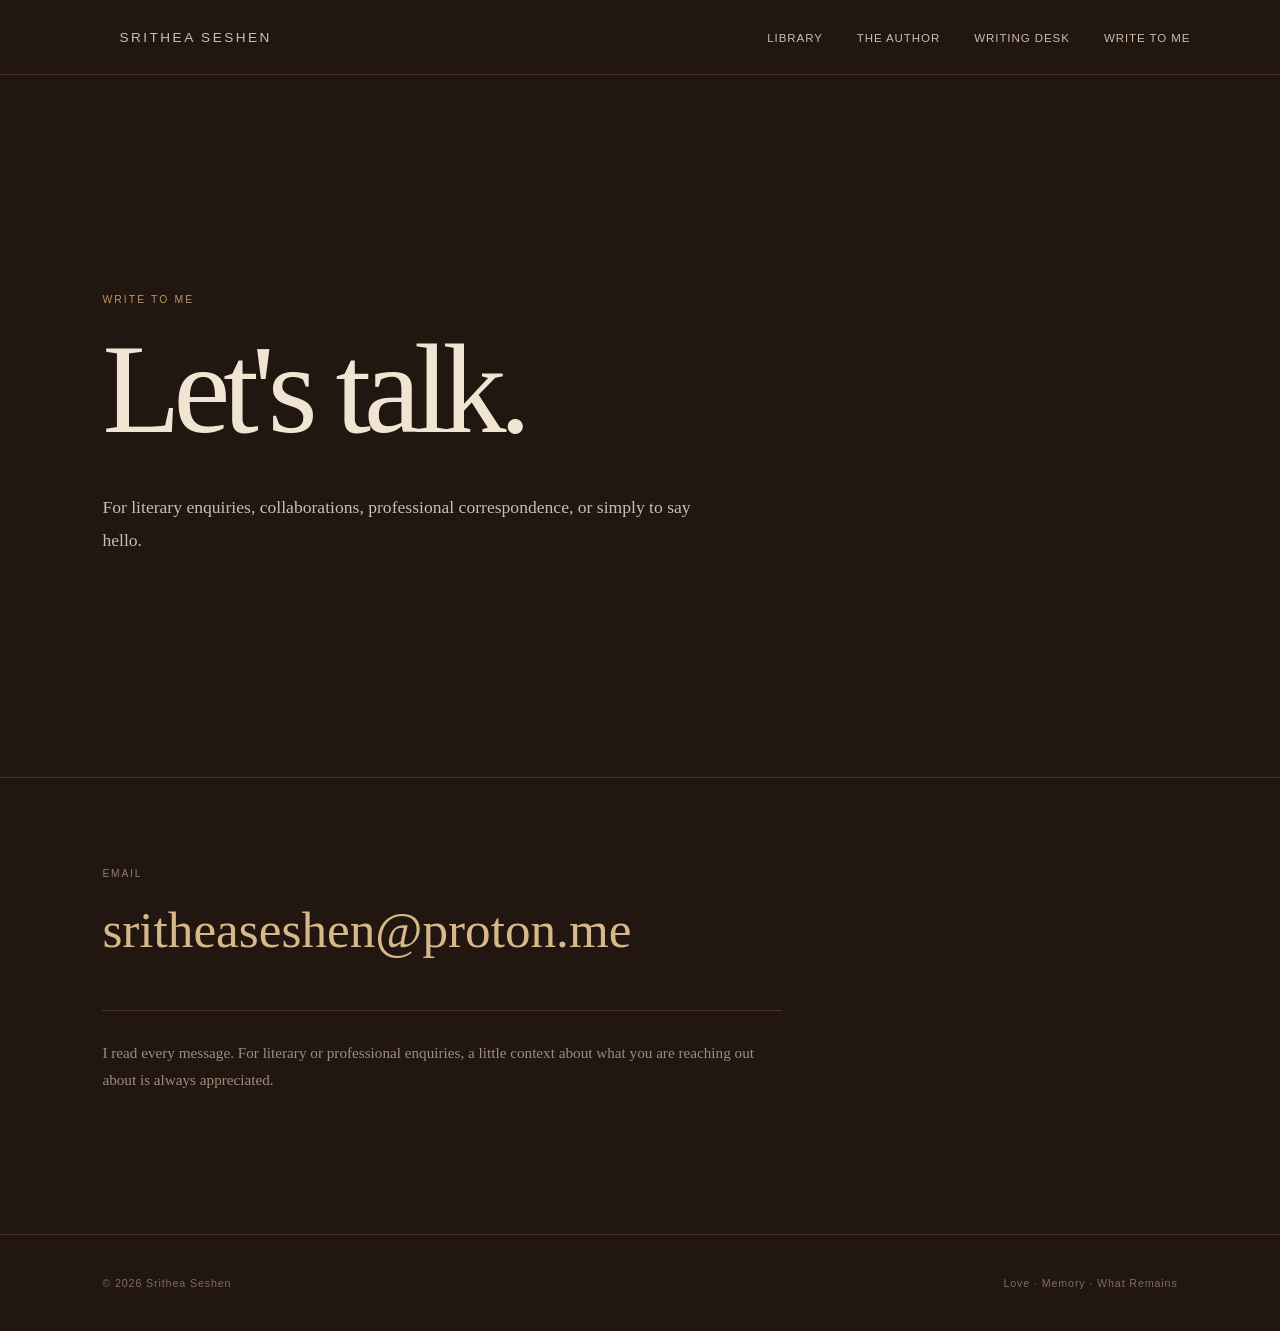
<file: contact.html>
<!DOCTYPE html>
<html lang="en">

<head>

    <meta charset="UTF-8">

    <meta
        name="viewport"
        content="width=device-width, initial-scale=1.0"
    >

    <title>Write to me — Srithea Seshen</title>

    <meta
        name="description"
        content="Contact Srithea Seshen for literary enquiries, collaborations, and professional correspondence."
    >

    <style>

        * {
            box-sizing: border-box;
        }

        html {
            scroll-behavior: smooth;
        }

        body {
            margin: 0;

            background:
                #211610;

            color:
                #F0E5D2;

            font-family:
                Georgia,
                "Times New Roman",
                serif;

            -webkit-font-smoothing:
                antialiased;
        }

        a {
            color: inherit;
        }


        /* =========================
           NAVIGATION
        ========================= */

        nav {
            padding: 28px 7%;

            display: flex;

            justify-content:
                space-between;

            align-items:
                center;

            border-bottom:
                1px solid #4A3427;

            background:
                #211610;
        }

        .logo {
            font-family:
                Arial,
                Helvetica,
                sans-serif;

            font-size: 0.85rem;
            letter-spacing: 0.18em;
            text-transform: uppercase;
            text-decoration: none;
        }

        nav a {
            margin-left: 30px;

            font-family:
                Arial,
                Helvetica,
                sans-serif;

            font-size: 0.72rem;
            letter-spacing: 0.08em;
            text-transform: uppercase;
            text-decoration: none;

            color:
                #CDBEAA;

            transition:
                color 0.25s ease;
        }

        nav a:hover {
            color:
                #D7B88A;
        }


        /* =========================
           CONTACT HERO
        ========================= */

        .contact-hero {
            min-height:
                78vh;

            padding:
                110px 8%;

            display: flex;

            flex-direction:
                column;

            justify-content:
                center;
        }

        .contact-label {
            margin-bottom:
                28px;

            font-family:
                Arial,
                Helvetica,
                sans-serif;

            font-size: 0.65rem;
            letter-spacing: 0.2em;
            text-transform: uppercase;

            color:
                #B99568;
        }

        .contact-hero h1 {
            max-width:
                1000px;

            margin:
                0;

            font-size:
                clamp(
                    4rem,
                    10vw,
                    9rem
                );

            line-height:
                0.88;

            font-weight:
                400;

            letter-spacing:
                -0.055em;
        }

        .contact-hero p {
            max-width:
                600px;

            margin:
                45px 0 0;

            font-size:
                1.1rem;

            line-height:
                1.9;

            color:
                #CDBEAA;
        }


        /* =========================
           EMAIL
        ========================= */

        .email-section {
            padding:
                90px 8% 125px;

            border-top:
                1px solid #4A3427;
        }

        .email-label {
            margin-bottom:
                22px;

            font-family:
                Arial,
                Helvetica,
                sans-serif;

            font-size: 0.64rem;
            letter-spacing: 0.18em;
            text-transform: uppercase;

            color:
                #8E7C6A;
        }

        .email-link {
            display:
                inline-block;

            position:
                relative;

            font-size:
                clamp(
                    1.6rem,
                    4vw,
                    3.5rem
                );

            line-height:
                1.15;

            text-decoration:
                none;

            color:
                #D7B88A;

            overflow-wrap:
                anywhere;
        }

        .email-link::after {
            content:
                "";

            position:
                absolute;

            left: 0;
            bottom: -10px;

            width: 100%;
            height: 1px;

            background:
                #D7B88A;

            transform:
                scaleX(0);

            transform-origin:
                right;

            transition:
                transform 0.35s ease;
        }

        .email-link:hover::after {
            transform:
                scaleX(1);

            transform-origin:
                left;
        }


        /* =========================
           NOTE
        ========================= */

        .contact-note {
            max-width:
                680px;

            margin-top:
                50px;

            padding-top:
                28px;

            border-top:
                1px solid #4A3427;

            font-size:
                0.95rem;

            line-height:
                1.8;

            color:
                #9E8D7B;
        }


        /* =========================
           FOOTER
        ========================= */

        footer {
            padding:
                42px 8%;

            display: flex;

            justify-content:
                space-between;

            align-items:
                center;

            border-top:
                1px solid #4A3427;

            font-family:
                Arial,
                Helvetica,
                sans-serif;

            font-size:
                0.67rem;

            letter-spacing:
                0.08em;

            color:
                #806D5E;
        }


        /* =========================
           MOBILE
        ========================= */

        @media (max-width: 850px) {

            nav {
                padding:
                    23px 6%;
            }

            nav a {
                margin-left:
                    15px;

                font-size:
                    0.68rem;
            }

            .contact-hero {
                min-height:
                    70vh;

                padding:
                    85px 7%;
            }

            .email-section {
                padding:
                    75px 7% 95px;
            }

            footer {
                padding:
                    35px 7%;

                flex-direction:
                    column;

                align-items:
                    flex-start;

                gap:
                    12px;
            }
        }


        @media (max-width: 520px) {

            nav {
                flex-direction:
                    column;

                align-items:
                    flex-start;

                gap:
                    18px;
            }

            nav div:last-child {
                display:
                    flex;

                flex-wrap:
                    wrap;

                gap:
                    12px;
            }

            nav a {
                margin-left:
                    0;

                margin-right:
                    12px;
            }

            .contact-hero {
                padding-top:
                    65px;
            }

            .contact-hero h1 {
                font-size:
                    4rem;
            }

            .contact-hero p {
                font-size:
                    1rem;
            }

            .email-link {
                font-size:
                    1.45rem;
            }
        }

    </style>

</head>


<body>


    <!-- NAVIGATION -->

    <nav>

        <a
            class="logo"
            href="index.html"
        >
            Srithea Seshen
        </a>

        <div>

            <a href="index.html#library">
                Library
            </a>

            <a href="about.html">
                The Author
            </a>

            <a href="writing-desk.html">
                Writing Desk
            </a>

            <a href="contact.html">
                Write to me
            </a>

        </div>

    </nav>


    <main>


        <!-- HERO -->

        <section class="contact-hero">

            <div class="contact-label">
                Write to me
            </div>

            <h1>
                Let's talk.
            </h1>

            <p>
                For literary enquiries, collaborations,
                professional correspondence, or simply
                to say hello.
            </p>

        </section>


        <!-- EMAIL -->

        <section class="email-section">

            <div class="email-label">
                Email
            </div>

            <a
                class="email-link"
                href="mailto:sritheaseshen@proton.me"
            >
                sritheaseshen@proton.me
            </a>

            <p class="contact-note">
                I read every message. For literary or
                professional enquiries, a little context
                about what you are reaching out about is
                always appreciated.
            </p>

        </section>

    </main>


    <!-- FOOTER -->

    <footer>

        <span>
            © 2026 Srithea Seshen
        </span>

        <span>
            Love · Memory · What Remains
        </span>

    </footer>


</body>

</html>
</file>
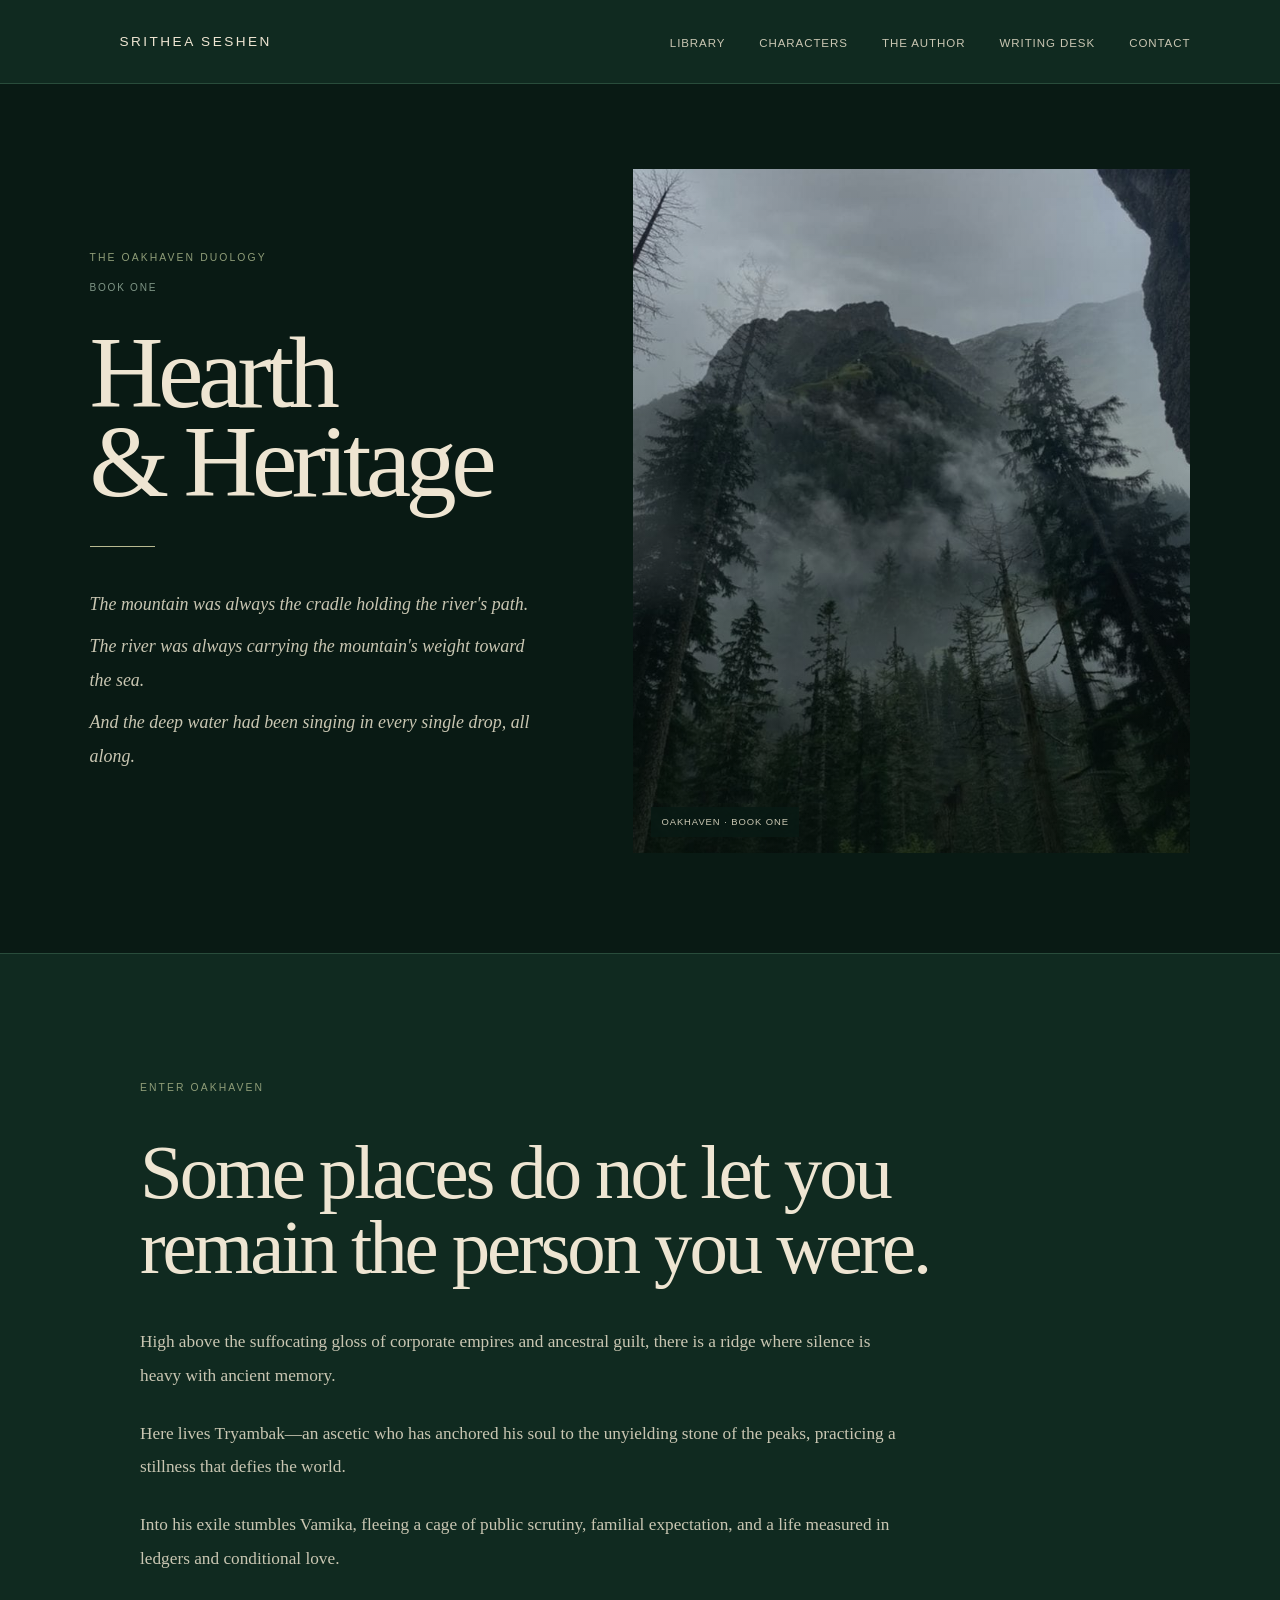
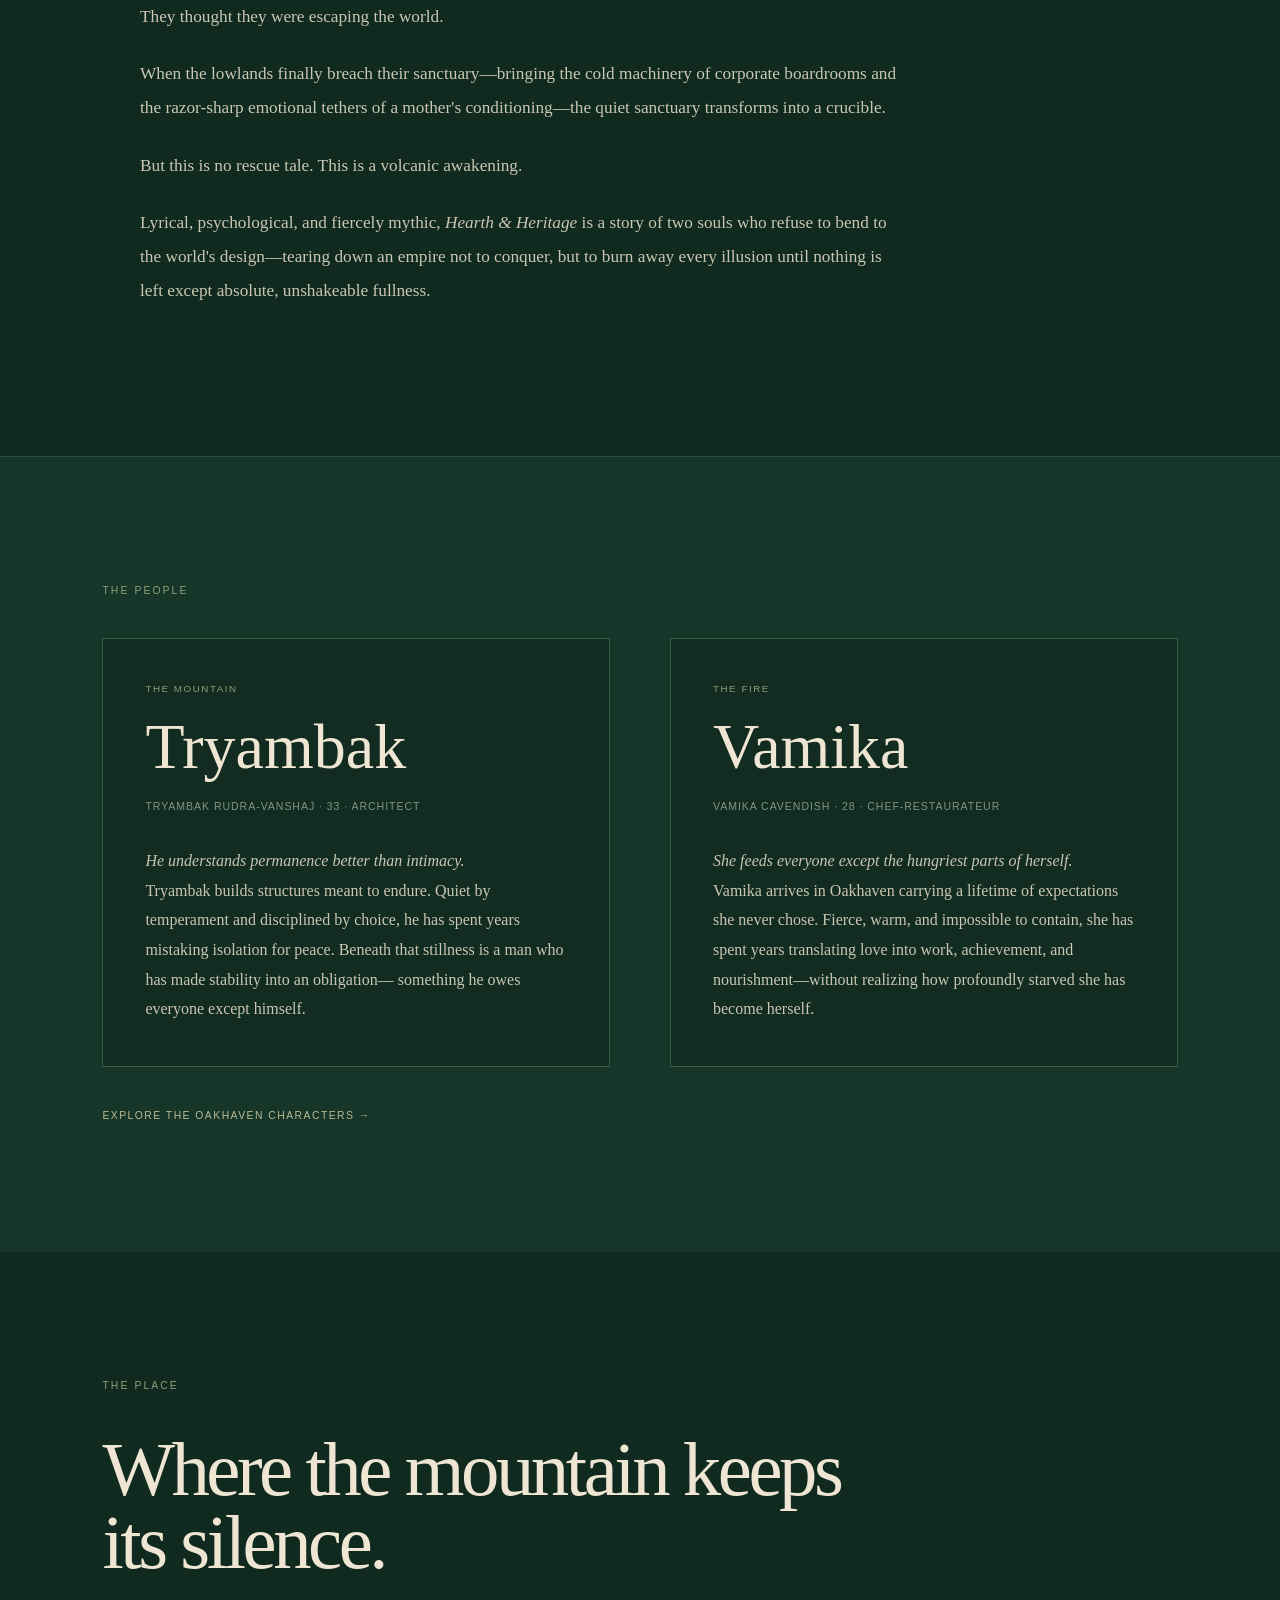
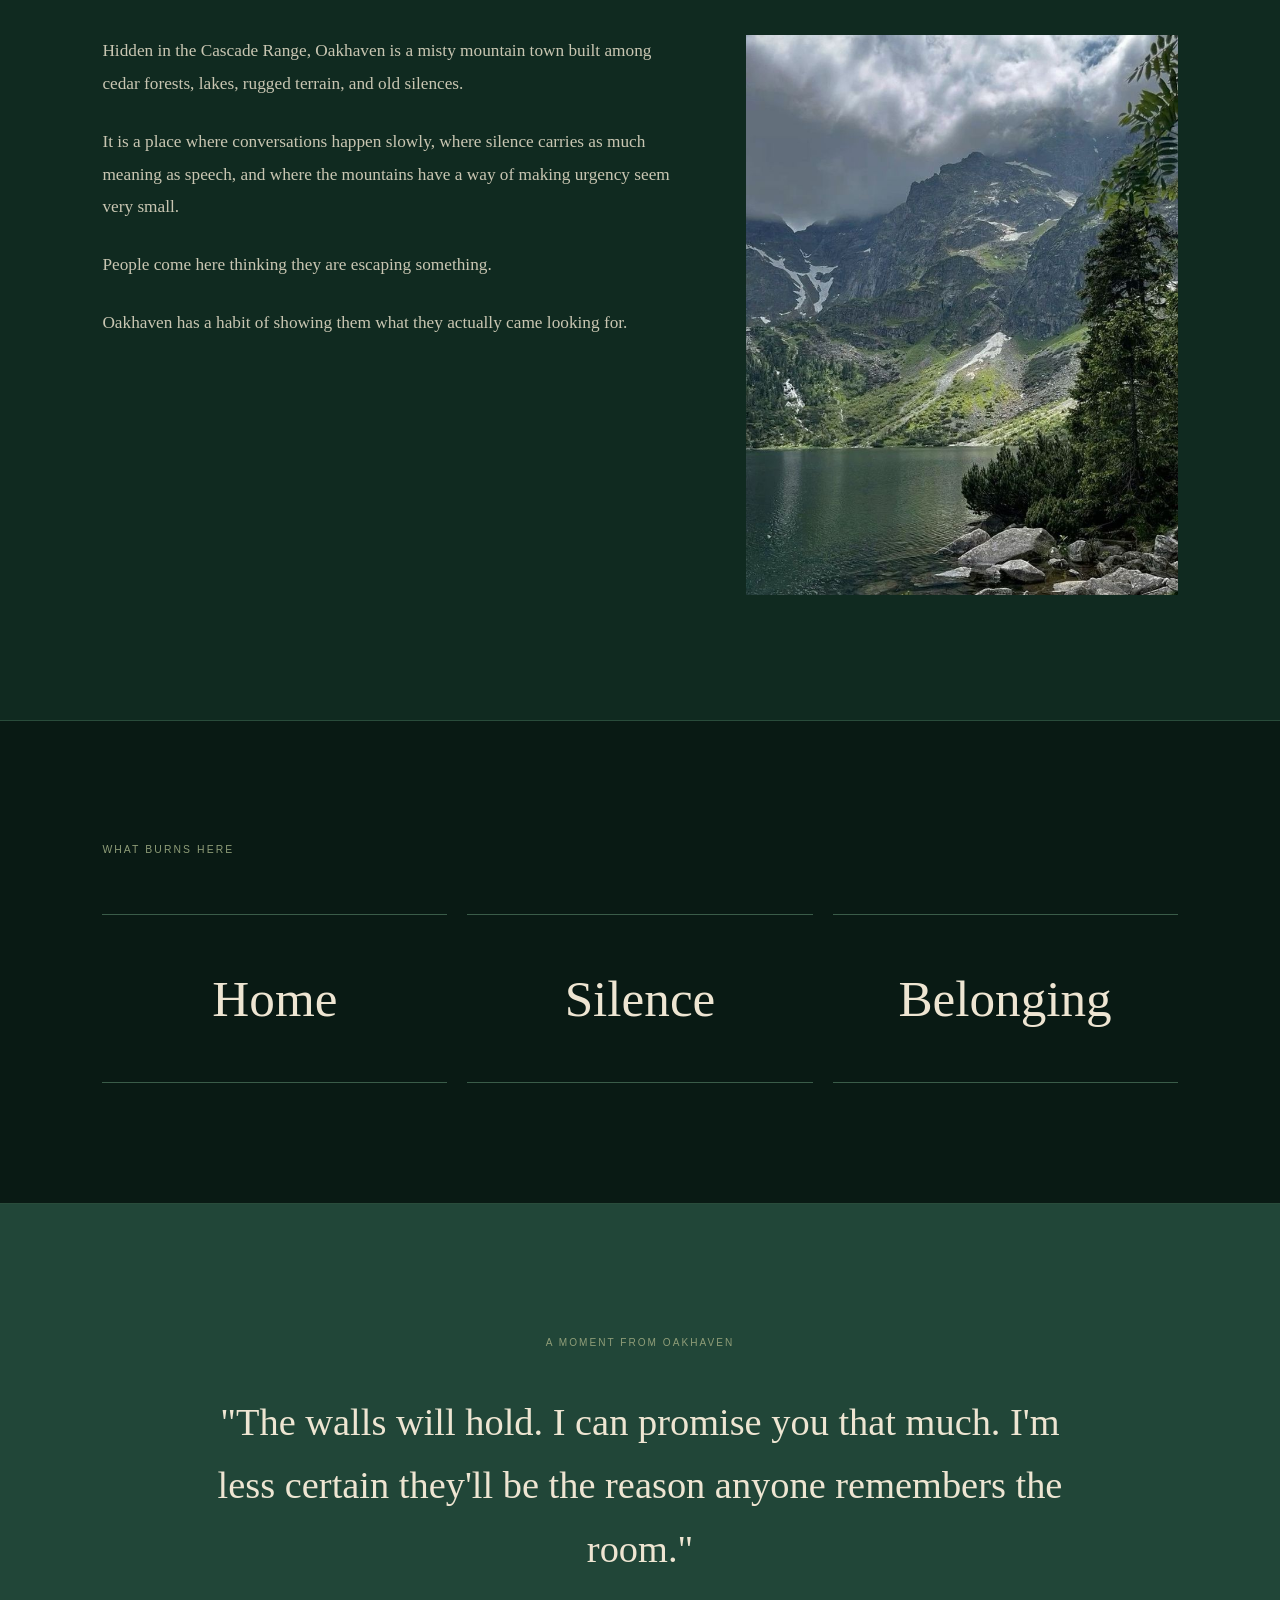
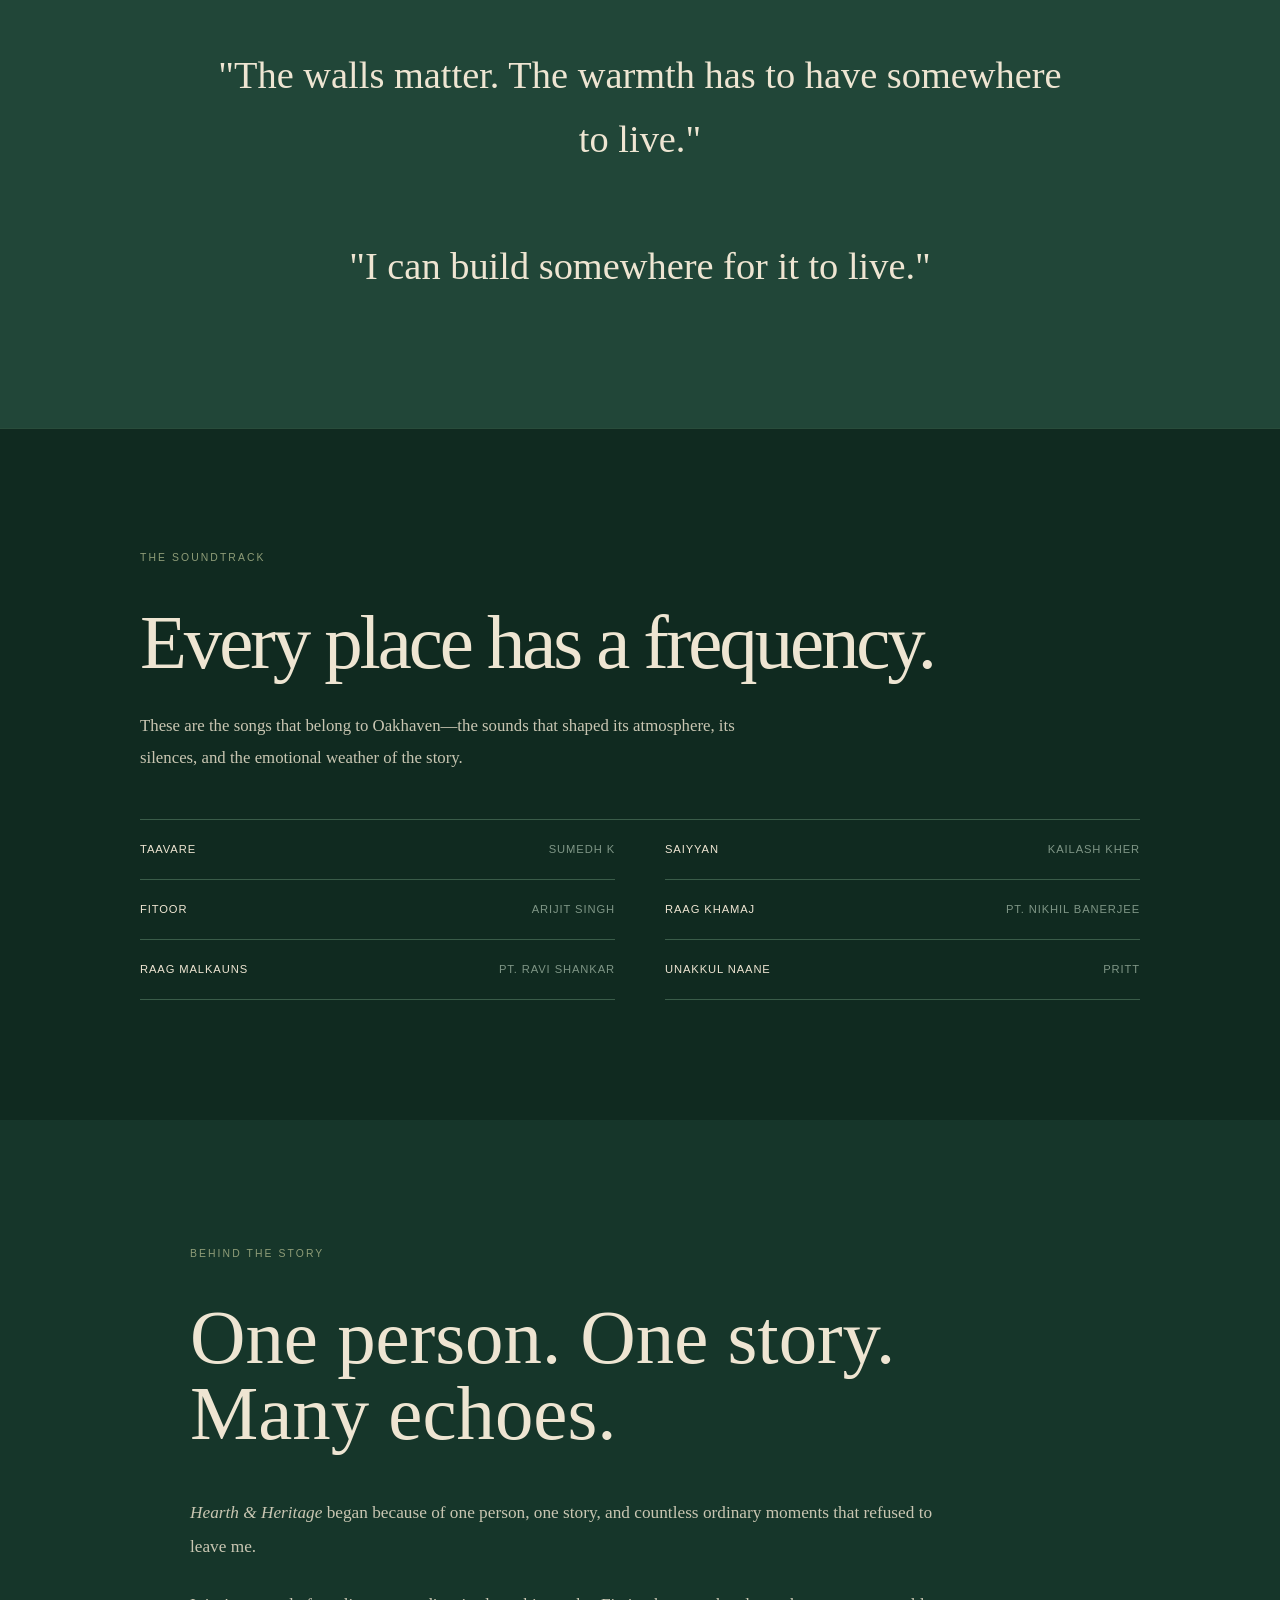
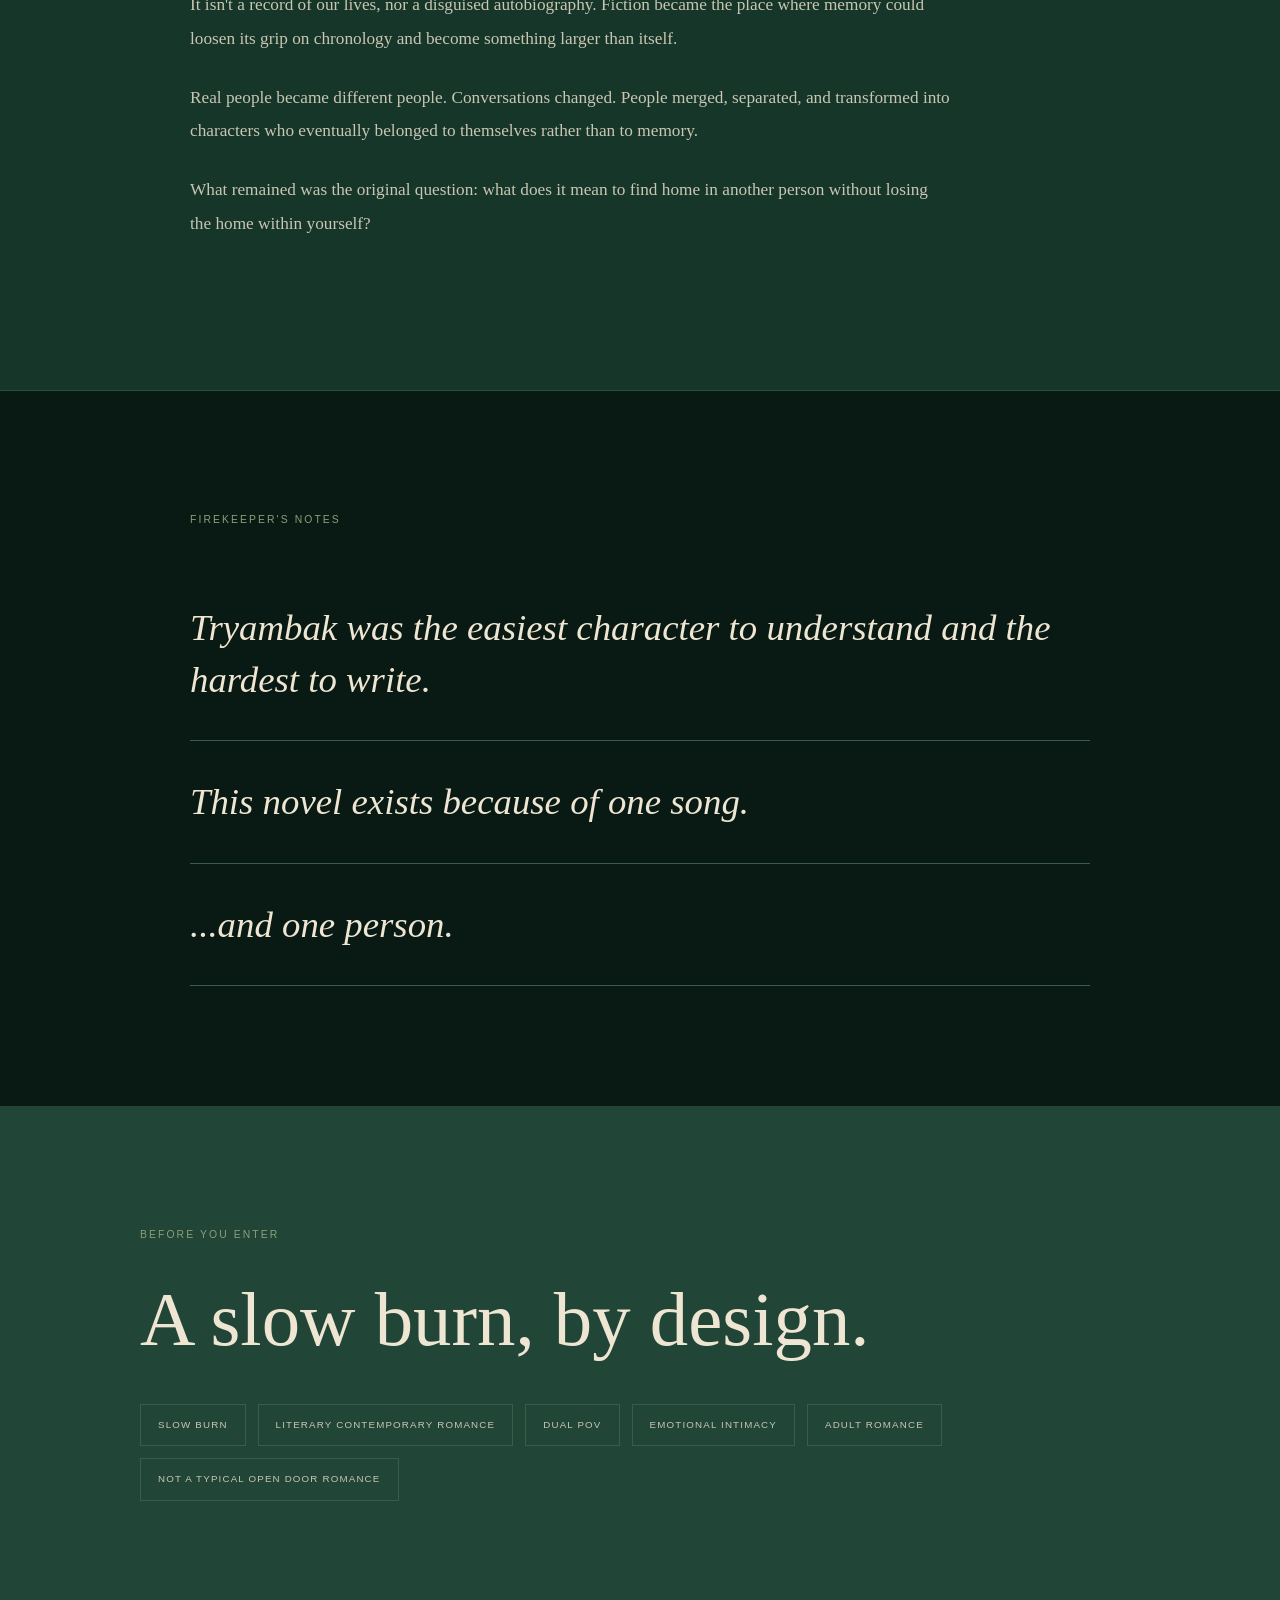
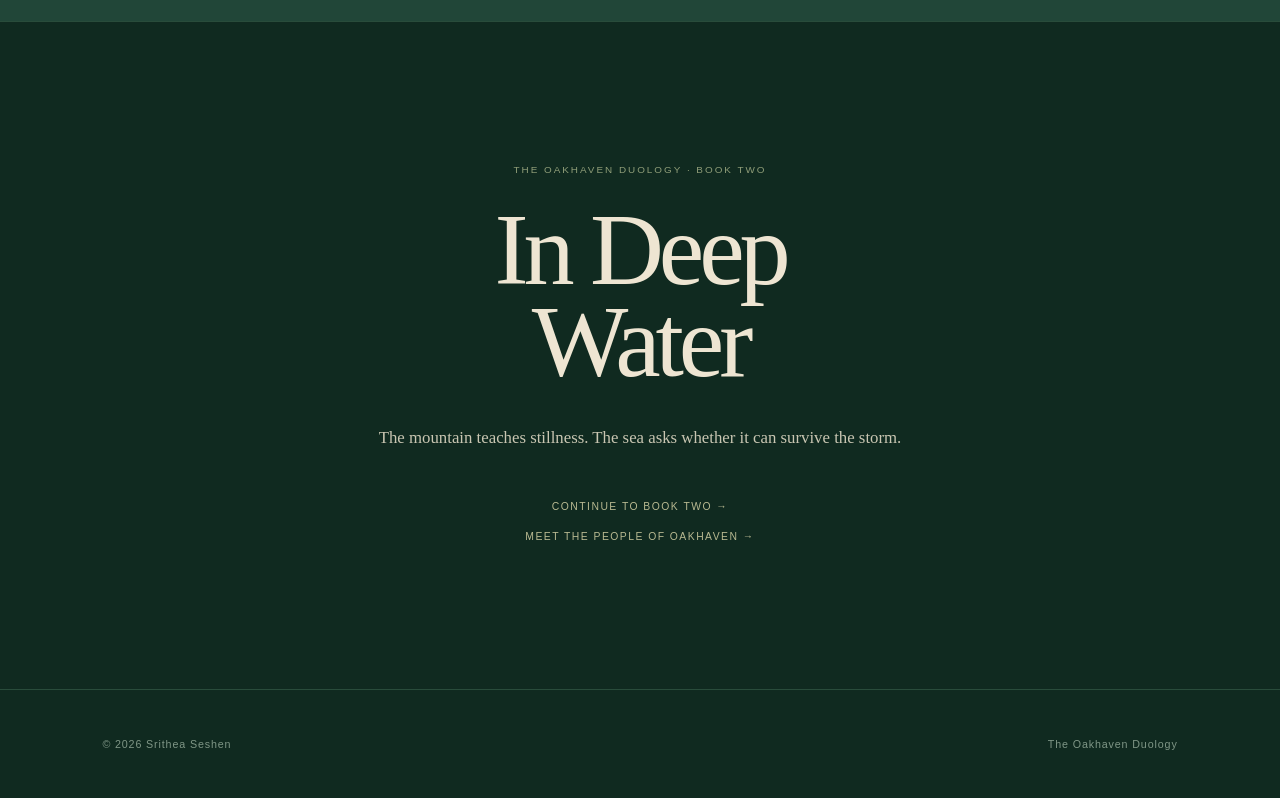
<file: hearth-and-heritage.html>
<!DOCTYPE html>
<html lang="en">

<head>

    <meta charset="UTF-8">

    <meta
        name="viewport"
        content="width=device-width, initial-scale=1.0"
    >

    <title>
        Hearth & Heritage — Srithea Seshen
    </title>

    <meta
        name="description"
        content="Hearth & Heritage — Book One of The Oakhaven Duology by Srithea Seshen."
    >

    <style>

        :root {

            /* =================================================
               OAKHAVEN PALETTE
               Deep phthalo green + cedar + warm earth
               ================================================= */

            --bg:
                #102A20;

            --bg-deep:
                #091A14;

            --surface:
                #16362A;

            --surface-light:
                #214638;

            --text:
                #EEE5D2;

            --text-muted:
                #C9C6B2;

            --text-dim:
                #7F9686;

            --accent:
                #B8B991;

            --accent-dark:
                #8F9D78;

            --earth:
                #72533D;

            --earth-light:
                #987258;

            --line:
                #294C3B;

            --line-soft:
                #3A5C49;
        }


        /* =====================================================
           RESET
        ===================================================== */

        * {
            box-sizing:
                border-box;
        }

        html {
            scroll-behavior:
                smooth;
        }

        body {
            margin:
                0;

            background:
                var(--bg-deep);

            color:
                var(--text);

            font-family:
                Georgia,
                "Times New Roman",
                serif;

            line-height:
                1.7;

            -webkit-font-smoothing:
                antialiased;

            -moz-osx-font-smoothing:
                grayscale;
        }

        a {
            color:
                inherit;
        }


        /* =====================================================
           NAVIGATION
        ===================================================== */

        nav {
            padding:
                28px 7%;

            display:
                flex;

            justify-content:
                space-between;

            align-items:
                center;

            border-bottom:
                1px solid var(--line);

            background:
                var(--bg);

            position:
                relative;

            z-index:
                10;
        }

        .logo {
            font-family:
                Arial,
                Helvetica,
                sans-serif;

            font-size:
                0.85rem;

            letter-spacing:
                0.18em;

            text-transform:
                uppercase;

            text-decoration:
                none;

            color:
                var(--text);
        }

        nav a {
            margin-left:
                30px;

            font-family:
                Arial,
                Helvetica,
                sans-serif;

            font-size:
                0.72rem;

            letter-spacing:
                0.08em;

            text-transform:
                uppercase;

            text-decoration:
                none;

            color:
                var(--text-muted);

            transition:
                color 0.25s ease;
        }

        nav a:hover {
            color:
                var(--accent);
        }


        /* =====================================================
           HERO
        ===================================================== */

        .book-hero {

            min-height:
                94vh;

            padding:
                85px 7% 100px;

            display:
                grid;

            grid-template-columns:
                0.9fr 1.1fr;

            align-items:
                center;

            gap:
                8%;

            background:
                var(--bg-deep);
        }

        .hero-copy {
            max-width:
                650px;
        }

        .series-label {

            margin:
                0 0 12px;

            font-family:
                Arial,
                Helvetica,
                sans-serif;

            font-size:
                0.65rem;

            letter-spacing:
                0.2em;

            text-transform:
                uppercase;

            color:
                var(--accent-dark);
        }

        .book-number {

            margin:
                0 0 32px;

            font-family:
                Arial,
                Helvetica,
                sans-serif;

            font-size:
                0.63rem;

            letter-spacing:
                0.17em;

            text-transform:
                uppercase;

            color:
                var(--text-dim);
        }

        .book-hero h1 {

            margin:
                0;

            font-size:
                clamp(
                    4.2rem,
                    8vw,
                    8rem
                );

            line-height:
                0.87;

            font-weight:
                400;

            letter-spacing:
                -0.055em;

            color:
                var(--text);
        }

        .hero-rule {

            width:
                65px;

            height:
                1px;

            margin:
                40px 0;

            background:
                var(--accent);
        }

        .epigraph {

            max-width:
                570px;

            margin:
                0;

            font-size:
                1.12rem;

            line-height:
                1.9;

            font-style:
                italic;

            color:
                var(--text-muted);
        }

        .epigraph span {

            display:
                block;

            margin-top:
                8px;
        }


        /* =====================================================
           HERO IMAGE
        ===================================================== */

        .hero-image {

            position:
                relative;

            width:
                100%;

            height:
                min(
                    76vh,
                    760px
                );

            overflow:
                hidden;

            background:
                var(--surface);
        }

        .hero-image img {

            width:
                100%;

            height:
                100%;

            display:
                block;

            object-fit:
                cover;

            transition:
                transform 1.2s ease;
        }

        .hero-image:hover img {

            transform:
                scale(1.02);
        }

        .hero-image::after {

            content:
                "";

            position:
                absolute;

            inset:
                0;

            background:
                linear-gradient(
                    to bottom,
                    rgba(9,26,20,0.02),
                    rgba(9,26,20,0.42)
                );

            pointer-events:
                none;
        }

        .image-caption {

            position:
                absolute;

            left:
                18px;

            bottom:
                16px;

            z-index:
                2;

            padding:
                7px 10px;

            background:
                rgba(
                    9,
                    26,
                    20,
                    0.88
                );

            font-family:
                Arial,
                Helvetica,
                sans-serif;

            font-size:
                0.59rem;

            letter-spacing:
                0.1em;

            text-transform:
                uppercase;

            color:
                var(--text-muted);
        }


        /* =====================================================
           INTRO
        ===================================================== */

        .intro {

            padding:
                125px 8%;

            background:
                var(--bg);

            border-top:
                1px solid var(--line);

            border-bottom:
                1px solid var(--line);
        }

        .intro-inner {

            max-width:
                1000px;

            margin:
                0 auto;
        }

        .section-label {

            margin-bottom:
                38px;

            font-family:
                Arial,
                Helvetica,
                sans-serif;

            font-size:
                0.65rem;

            letter-spacing:
                0.2em;

            text-transform:
                uppercase;

            color:
                var(--accent-dark);
        }

        .intro h2 {

            max-width:
                850px;

            margin:
                0 0 40px;

            font-size:
                clamp(
                    2.8rem,
                    6vw,
                    5.7rem
                );

            line-height:
                0.98;

            font-weight:
                400;

            letter-spacing:
                -0.04em;
        }

        .intro p {

            max-width:
                760px;

            margin:
                0 0 24px;

            font-size:
                1.08rem;

            line-height:
                1.95;

            color:
                var(--text-muted);
        }


        /* =====================================================
           CHARACTERS
        ===================================================== */

        .characters {

            padding:
                125px 8%;

            background:
                var(--surface);
        }

        .character-grid {

            max-width:
                1150px;

            margin:
                0 auto;

            display:
                grid;

            grid-template-columns:
                1fr 1fr;

            gap:
                60px;
        }

        .character {

            padding:
                42px;

            border:
                1px solid var(--line-soft);

            background:
                rgba(
                    9,
                    26,
                    20,
                    0.34
                );
        }

        .character-role {

            margin-bottom:
                18px;

            font-family:
                Arial,
                Helvetica,
                sans-serif;

            font-size:
                0.61rem;

            letter-spacing:
                0.16em;

            text-transform:
                uppercase;

            color:
                var(--accent-dark);
        }

        .character h2 {

            margin:
                0;

            font-size:
                clamp(
                    2.4rem,
                    5vw,
                    4.4rem
                );

            line-height:
                0.98;

            font-weight:
                400;
        }

        .character-meta {

            margin:
                20px 0 30px;

            font-family:
                Arial,
                Helvetica,
                sans-serif;

            font-size:
                0.66rem;

            letter-spacing:
                0.09em;

            text-transform:
                uppercase;

            color:
                var(--text-dim);
        }

        .character-essence {

            margin:
                0 0 25px;

            font-size:
                1.25rem;

            line-height:
                1.5;

            font-style:
                italic;

            color:
                var(--accent);
        }

        .character p {

            margin:
                0;

            font-size:
                1rem;

            line-height:
                1.85;

            color:
                var(--text-muted);
        }


        /* =====================================================
           OAKHAVEN
        ===================================================== */

        .world {

            padding:
                125px 8%;

            background:
                var(--bg);
        }

        .world-inner {

            max-width:
                1150px;

            margin:
                0 auto;
        }

        .world-heading {

            max-width:
                800px;

            margin-bottom:
                55px;
        }

        .world-heading h2 {

            margin:
                0;

            font-size:
                clamp(
                    3rem,
                    6vw,
                    5.8rem
                );

            line-height:
                0.96;

            font-weight:
                400;

            letter-spacing:
                -0.045em;
        }

        .world-layout {

            display:
                grid;

            grid-template-columns:
                1.15fr 0.85fr;

            gap:
                60px;

            align-items:
                start;
        }

        .world-text p {

            margin:
                0 0 25px;

            font-size:
                1.08rem;

            line-height:
                1.9;

            color:
                var(--text-muted);
        }

        .world-image {

            height:
                560px;

            overflow:
                hidden;

            background:
                var(--surface);
        }

        .world-image img {

            width:
                100%;

            height:
                100%;

            display:
                block;

            object-fit:
                cover;
        }


        /* =====================================================
           THEMES
        ===================================================== */

        .themes {

            padding:
                120px 8%;

            background:
                var(--bg-deep);

            border-top:
                1px solid var(--line);

            border-bottom:
                1px solid var(--line);
        }

        .themes-inner {

            max-width:
                1100px;

            margin:
                0 auto;
        }

        .theme-words {

            display:
                grid;

            grid-template-columns:
                repeat(
                    3,
                    1fr
                );

            gap:
                20px;

            margin-top:
                55px;
        }

        .theme-word {

            padding:
                40px 25px;

            border-top:
                1px solid var(--line-soft);

            border-bottom:
                1px solid var(--line-soft);

            text-align:
                center;

            font-size:
                clamp(
                    1.8rem,
                    4vw,
                    3.2rem
                );

            font-weight:
                400;

            color:
                var(--text);
        }


        /* =====================================================
           EXCERPT
        ===================================================== */

        .excerpt {

            padding:
                130px 8%;

            background:
                var(--surface-light);

            text-align:
                center;
        }

        .excerpt-inner {

            max-width:
                850px;

            margin:
                0 auto;
        }

        .excerpt-label {

            margin-bottom:
                40px;

            font-family:
                Arial,
                Helvetica,
                sans-serif;

            font-size:
                0.63rem;

            letter-spacing:
                0.2em;

            text-transform:
                uppercase;

            color:
                var(--accent-dark);
        }

        .excerpt blockquote {

            margin:
                0;

            font-size:
                clamp(
                    1.6rem,
                    3vw,
                    2.5rem
                );

            line-height:
                1.65;

            font-weight:
                400;

            color:
                var(--text);
        }

        .excerpt-attribution {

            margin-top:
                35px;

            font-family:
                Arial,
                Helvetica,
                sans-serif;

            font-size:
                0.62rem;

            letter-spacing:
                0.12em;

            text-transform:
                uppercase;

            color:
                var(--text-dim);
        }


        /* =====================================================
           SOUNDTRACK
        ===================================================== */

        .soundtrack {

            padding:
                120px 8%;

            background:
                var(--bg);

            border-top:
                1px solid var(--line);
        }

        .soundtrack-inner {

            max-width:
                1000px;

            margin:
                0 auto;
        }

        .soundtrack h2 {

            margin:
                0;

            font-size:
                clamp(
                    2.8rem,
                    6vw,
                    5.5rem
                );

            line-height:
                0.98;

            font-weight:
                400;

            letter-spacing:
                -0.04em;
        }

        .soundtrack-description {

            max-width:
                650px;

            margin:
                30px 0 45px;

            font-size:
                1.05rem;

            line-height:
                1.9;

            color:
                var(--text-muted);
        }

        .songs {

            display:
                grid;

            grid-template-columns:
                1fr 1fr;

            gap:
                0 50px;

            border-top:
                1px solid var(--line-soft);
        }

        .song {

            padding:
                20px 0;

            border-bottom:
                1px solid var(--line-soft);

            display:
                flex;

            justify-content:
                space-between;

            gap:
                20px;

            font-family:
                Arial,
                Helvetica,
                sans-serif;

            font-size:
                0.7rem;

            letter-spacing:
                0.08em;

            text-transform:
                uppercase;
        }

        .song span:last-child {

            color:
                var(--text-dim);

            text-align:
                right;
        }


        /* =====================================================
           BEHIND THE STORY
        ===================================================== */

        .behind {

            padding:
                125px 8%;

            background:
                var(--surface);
        }

        .behind-inner {

            max-width:
                900px;

            margin:
                0 auto;
        }

        .behind h2 {

            margin:
                0 0 45px;

            font-size:
                clamp(
                    2.8rem,
                    6vw,
                    5.5rem
                );

            line-height:
                0.98;

            font-weight:
                400;
        }

        .behind p {

            max-width:
                760px;

            margin:
                0 0 25px;

            font-size:
                1.08rem;

            line-height:
                1.95;

            color:
                var(--text-muted);
        }


        /* =====================================================
           FIREKEEPER NOTES
        ===================================================== */

        .notes {

            padding:
                120px 8%;

            background:
                var(--bg-deep);

            border-top:
                1px solid var(--line);
        }

        .notes-inner {

            max-width:
                900px;

            margin:
                0 auto;
        }

        .note {

            padding:
                35px 0;

            border-bottom:
                1px solid var(--line-soft);

            font-size:
                clamp(
                    1.5rem,
                    3vw,
                    2.3rem
                );

            line-height:
                1.4;

            font-style:
                italic;

            color:
                var(--text);
        }


        /* =====================================================
           READER GUIDE
        ===================================================== */

        .reader-guide {

            padding:
                120px 8%;

            background:
                var(--surface-light);
        }

        .reader-inner {

            max-width:
                1000px;

            margin:
                0 auto;
        }

        .reader-inner h2 {

            margin:
                0 0 45px;

            font-size:
                clamp(
                    2.8rem,
                    6vw,
                    5rem
                );

            line-height:
                1;

            font-weight:
                400;
        }

        .reader-tags {

            display:
                flex;

            flex-wrap:
                wrap;

            gap:
                12px;
        }

        .reader-tag {

            padding:
                12px 17px;

            border:
                1px solid var(--line-soft);

            font-family:
                Arial,
                Helvetica,
                sans-serif;

            font-size:
                0.61rem;

            letter-spacing:
                0.12em;

            text-transform:
                uppercase;

            color:
                var(--text-muted);
        }


        /* =====================================================
           NEXT BOOK
        ===================================================== */

        .next-book {

            padding:
                140px 8%;

            background:
                var(--bg);

            border-top:
                1px solid var(--line);

            text-align:
                center;
        }

        .next-label {

            margin-bottom:
                25px;

            font-family:
                Arial,
                Helvetica,
                sans-serif;

            font-size:
                0.62rem;

            letter-spacing:
                0.2em;

            text-transform:
                uppercase;

            color:
                var(--accent-dark);
        }

        .next-book h2 {

            margin:
                0;

            font-size:
                clamp(
                    3.5rem,
                    8vw,
                    7rem
                );

            line-height:
                0.9;

            font-weight:
                400;

            letter-spacing:
                -0.05em;
        }

        .next-book p {

            max-width:
                600px;

            margin:
                35px auto;

            font-size:
                1.05rem;

            line-height:
                1.8;

            color:
                var(--text-muted);
        }

        .next-link {

            display:
                inline-block;

            margin-top:
                10px;

            font-family:
                Arial,
                Helvetica,
                sans-serif;

            font-size:
                0.65rem;

            letter-spacing:
                0.14em;

            text-transform:
                uppercase;

            text-decoration:
                none;

            color:
                var(--accent);
        }

        .next-link:hover {

            color:
                #D4D5B4;
        }


        /* =====================================================
           FOOTER
        ===================================================== */

        footer {

            padding:
                45px 8%;

            display:
                flex;

            justify-content:
                space-between;

            align-items:
                center;

            border-top:
                1px solid var(--line);

            background:
                var(--bg);

            font-family:
                Arial,
                Helvetica,
                sans-serif;

            font-size:
                0.67rem;

            letter-spacing:
                0.08em;

            color:
                var(--text-dim);
        }


        /* =====================================================
           MOBILE
        ===================================================== */

        @media (max-width: 850px) {

            nav {
                padding:
                    23px 6%;
            }

            nav a {
                margin-left:
                    15px;

                font-size:
                    0.68rem;
            }

            .book-hero {

                grid-template-columns:
                    1fr;

                min-height:
                    auto;

                padding:
                    70px 7% 85px;

                gap:
                    55px;
            }

            .hero-image {

                height:
                    65vh;

                min-height:
                    430px;
            }

            .intro,
            .characters,
            .world,
            .themes,
            .excerpt,
            .soundtrack,
            .behind,
            .notes,
            .reader-guide,
            .next-book {

                padding:
                    90px 7%;
            }

            .character-grid,
            .world-layout {

                grid-template-columns:
                    1fr;
            }

            .world-image {

                height:
                    450px;
            }

            .theme-words {

                grid-template-columns:
                    1fr;
            }

            .songs {

                grid-template-columns:
                    1fr;
            }

            footer {

                padding:
                    35px 7%;

                flex-direction:
                    column;

                align-items:
                    flex-start;

                gap:
                    12px;
            }
        }


        @media (max-width: 520px) {

            nav {

                flex-direction:
                    column;

                align-items:
                    flex-start;

                gap:
                    18px;
            }

            nav div:last-child {

                display:
                    flex;

                flex-wrap:
                    wrap;

                gap:
                    12px;
            }

            nav a {

                margin-left:
                    0;

                margin-right:
                    12px;
            }

            .book-hero h1 {

                font-size:
                    4.1rem;
            }

            .hero-image {

                height:
                    55vh;

                min-height:
                    360px;
            }

            .character {

                padding:
                    30px 25px;
            }

            .world-image {

                height:
                    380px;
            }

            .next-book h2 {

                font-size:
                    4rem;
            }
        }

    </style>

</head>


<body>


    <!-- =====================================================
         NAVIGATION
         ===================================================== -->

    <nav>

        <a
            class="logo"
            href="index.html"
        >
            Srithea Seshen
        </a>

        <div>

            <a href="index.html#library">
                Library
            </a>

            <a href="oakhaven-characters.html">
                Characters
            </a>

            <a href="about.html">
                The Author
            </a>

            <a href="writing-desk.html">
                Writing Desk
            </a>

            <a href="contact.html">
                Contact
            </a>

        </div>

    </nav>


    <main>


        <!-- =================================================
             HERO
             ================================================= -->

        <section class="book-hero">

            <div class="hero-copy">

                <p class="series-label">
                    The Oakhaven Duology
                </p>

                <p class="book-number">
                    Book One
                </p>

                <h1>
                    Hearth<br>
                    &amp; Heritage
                </h1>

                <div class="hero-rule"></div>

                <p class="epigraph">

                    The mountain was always the cradle
                    holding the river's path.

                    <span>
                        The river was always carrying the
                        mountain's weight toward the sea.
                    </span>

                    <span>
                        And the deep water had been singing
                        in every single drop, all along.
                    </span>

                </p>

            </div>


            <div class="hero-image">

                <img
                    src="images/hearth-and-heritage.jpeg"
                    alt="Hearth &amp; Heritage"
                >

                <div class="image-caption">
                    Oakhaven · Book One
                </div>

            </div>

        </section>


        <!-- =================================================
             INTRO / SYNOPSIS
             ================================================= -->

        <section class="intro">

            <div class="intro-inner">

                <div class="section-label">
                    Enter Oakhaven
                </div>

                <h2>
                    Some places do not
                    let you remain the
                    person you were.
                </h2>

                <p>
                    High above the suffocating gloss of
                    corporate empires and ancestral guilt,
                    there is a ridge where silence is heavy
                    with ancient memory.
                </p>

                <p>
                    Here lives Tryambak—an ascetic who has
                    anchored his soul to the unyielding stone
                    of the peaks, practicing a stillness that
                    defies the world.
                </p>

                <p>
                    Into his exile stumbles Vamika, fleeing
                    a cage of public scrutiny, familial
                    expectation, and a life measured in
                    ledgers and conditional love.
                </p>

                <p>
                    They thought they were escaping the world.
                </p>

                <p>
                    When the lowlands finally breach their
                    sanctuary—bringing the cold machinery of
                    corporate boardrooms and the razor-sharp
                    emotional tethers of a mother's
                    conditioning—the quiet sanctuary
                    transforms into a crucible.
                </p>

                <p>
                    But this is no rescue tale.
                    This is a volcanic awakening.
                </p>

                <p>
                    Lyrical, psychological, and fiercely
                    mythic, <em>Hearth &amp; Heritage</em> is
                    a story of two souls who refuse to bend
                    to the world's design—tearing down an
                    empire not to conquer, but to burn away
                    every illusion until nothing is left
                    except absolute, unshakeable fullness.
                </p>

            </div>

        </section>


        <!-- =================================================
             CHARACTERS
             ================================================= -->

        <section class="characters">

            <div class="section-label">
                The People
            </div>

            <div class="character-grid">


                <article class="character">

                    <div class="character-role">
                        The Mountain
                    </div>

                    <h2>
                        Tryambak
                    </h2>

                    <div class="character-meta">
                        Tryambak Rudra-Vanshaj · 33 · Architect
                    </div>

                    <p class="character-essence">
                        He understands permanence better
                        than intimacy.
                    </p>

                    <p>
                        Tryambak builds structures meant to
                        endure. Quiet by temperament and
                        disciplined by choice, he has spent
                        years mistaking isolation for peace.
                        Beneath that stillness is a man who
                        has made stability into an obligation—
                        something he owes everyone except
                        himself.
                    </p>

                </article>


                <article class="character">

                    <div class="character-role">
                        The Fire
                    </div>

                    <h2>
                        Vamika
                    </h2>

                    <div class="character-meta">
                        Vamika Cavendish · 28 · Chef-restaurateur
                    </div>

                    <p class="character-essence">
                        She feeds everyone except the
                        hungriest parts of herself.
                    </p>

                    <p>
                        Vamika arrives in Oakhaven carrying a
                        lifetime of expectations she never
                        chose. Fierce, warm, and impossible
                        to contain, she has spent years
                        translating love into work, achievement,
                        and nourishment—without realizing how
                        profoundly starved she has become herself.
                    </p>

                </article>


            </div>

            <a
                class="next-link"
                href="oakhaven-characters.html"
                style="margin-top: 40px;"
            >
                Explore the Oakhaven characters →
            </a>

        </section>


        <!-- =================================================
             OAKHAVEN
             ================================================= -->

        <section class="world">

            <div class="world-inner">

                <div class="world-heading">

                    <div class="section-label">
                        The Place
                    </div>

                    <h2>
                        Where the mountain
                        keeps its silence.
                    </h2>

                </div>


                <div class="world-layout">

                    <div class="world-text">

                        <p>
                            Hidden in the Cascade Range,
                            Oakhaven is a misty mountain town
                            built among cedar forests, lakes,
                            rugged terrain, and old silences.
                        </p>

                        <p>
                            It is a place where conversations
                            happen slowly, where silence carries
                            as much meaning as speech, and where
                            the mountains have a way of making
                            urgency seem very small.
                        </p>

                        <p>
                            People come here thinking they are
                            escaping something.
                        </p>

                        <p>
                            Oakhaven has a habit of showing them
                            what they actually came looking for.
                        </p>

                    </div>


                    <div class="world-image">

                        <img
                            src="images/oakhaven-mountain.jpeg"
                            alt="Misty mountain landscape"
                        >

                    </div>

                </div>

            </div>

        </section>


        <!-- =================================================
             THEMES
             ================================================= -->

        <section class="themes">

            <div class="themes-inner">

                <div class="section-label">
                    What Burns Here
                </div>

                <div class="theme-words">

                    <div class="theme-word">
                        Home
                    </div>

                    <div class="theme-word">
                        Silence
                    </div>

                    <div class="theme-word">
                        Belonging
                    </div>

                </div>

            </div>

        </section>


        <!-- =================================================
             EXCERPT
             ================================================= -->

        <section class="excerpt">

            <div class="excerpt-inner">

                <div class="excerpt-label">
                    A moment from Oakhaven
                </div>

                <blockquote>

                    "The walls will hold.
                    I can promise you that much.
                    I'm less certain they'll be the
                    reason anyone remembers the room."

                    <br><br>

                    "The walls matter.
                    The warmth has to have somewhere
                    to live."

                    <br><br>

                    "I can build somewhere for it to live."

                </blockquote>

            </div>

        </section>


        <!-- =================================================
             SOUNDTRACK
             ================================================= -->

        <section class="soundtrack">

            <div class="soundtrack-inner">

                <div class="section-label">
                    The Soundtrack
                </div>

                <h2>
                    Every place has
                    a frequency.
                </h2>

                <p class="soundtrack-description">
                    These are the songs that belong to
                    Oakhaven—the sounds that shaped its
                    atmosphere, its silences, and the
                    emotional weather of the story.
                </p>


                <div class="songs">

                    <div class="song">
                        <span>
                            Taavare
                        </span>

                        <span>
                            Sumedh K
                        </span>
                    </div>

                    <div class="song">
                        <span>
                            Saiyyan
                        </span>

                        <span>
                            Kailash Kher
                        </span>
                    </div>

                    <div class="song">
                        <span>
                            Fitoor
                        </span>

                        <span>
                            Arijit Singh
                        </span>
                    </div>

                    <div class="song">
                        <span>
                            Raag Khamaj
                        </span>

                        <span>
                            Pt. Nikhil Banerjee
                        </span>
                    </div>

                    <div class="song">
                        <span>
                            Raag Malkauns
                        </span>

                        <span>
                            Pt. Ravi Shankar
                        </span>
                    </div>

                    <div class="song">
                        <span>
                            Unakkul Naane
                        </span>

                        <span>
                            Pritt
                        </span>
                    </div>

                </div>

            </div>

        </section>


        <!-- =================================================
             BEHIND THE STORY
             ================================================= -->

        <section class="behind">

            <div class="behind-inner">

                <div class="section-label">
                    Behind the Story
                </div>

                <h2>
                    One person.
                    One story.
                    Many echoes.
                </h2>

                <p>
                    <em>Hearth &amp; Heritage</em> began
                    because of one person, one story, and
                    countless ordinary moments that refused
                    to leave me.
                </p>

                <p>
                    It isn't a record of our lives, nor a
                    disguised autobiography. Fiction became
                    the place where memory could loosen its
                    grip on chronology and become something
                    larger than itself.
                </p>

                <p>
                    Real people became different people.
                    Conversations changed. People merged,
                    separated, and transformed into characters
                    who eventually belonged to themselves
                    rather than to memory.
                </p>

                <p>
                    What remained was the original question:
                    what does it mean to find home in another
                    person without losing the home within
                    yourself?
                </p>

            </div>

        </section>


        <!-- =================================================
             FIREKEEPER'S NOTES
             ================================================= -->

        <section class="notes">

            <div class="notes-inner">

                <div class="section-label">
                    Firekeeper's Notes
                </div>

                <div class="note">
                    Tryambak was the easiest character
                    to understand and the hardest to write.
                </div>

                <div class="note">
                    This novel exists because of one song.
                </div>

                <div class="note">
                    ...and one person.
                </div>

            </div>

        </section>


        <!-- =================================================
             READER GUIDE
             ================================================= -->

        <section class="reader-guide">

            <div class="reader-inner">

                <div class="section-label">
                    Before You Enter
                </div>

                <h2>
                    A slow burn,
                    by design.
                </h2>

                <div class="reader-tags">

                    <span class="reader-tag">
                        Slow Burn
                    </span>

                    <span class="reader-tag">
                        Literary Contemporary Romance
                    </span>

                    <span class="reader-tag">
                        Dual POV
                    </span>

                    <span class="reader-tag">
                        Emotional Intimacy
                    </span>

                    <span class="reader-tag">
                        Adult Romance
                    </span>

                    <span class="reader-tag">
                        Not a Typical Open Door Romance
                    </span>

                </div>

            </div>

        </section>


        <!-- =================================================
             NEXT BOOK
             ================================================= -->

        <section class="next-book">

            <div class="next-label">
                The Oakhaven Duology · Book Two
            </div>

            <h2>
                In Deep<br>
                Water
            </h2>

            <p>
                The mountain teaches stillness.
                The sea asks whether it can survive
                the storm.
            </p>

            <a
                class="next-link"
                href="in-deep-water.html"
            >
                Continue to Book Two →
            </a>

            <br>

            <a
                class="next-link"
                href="oakhaven-characters.html"
            >
                Meet the people of Oakhaven →
            </a>

        </section>


    </main>


    <!-- =====================================================
         FOOTER
         ===================================================== -->

    <footer>

        <span>
            © 2026 Srithea Seshen
        </span>

        <span>
            The Oakhaven Duology
        </span>

    </footer>


</body>

</html>
</file>
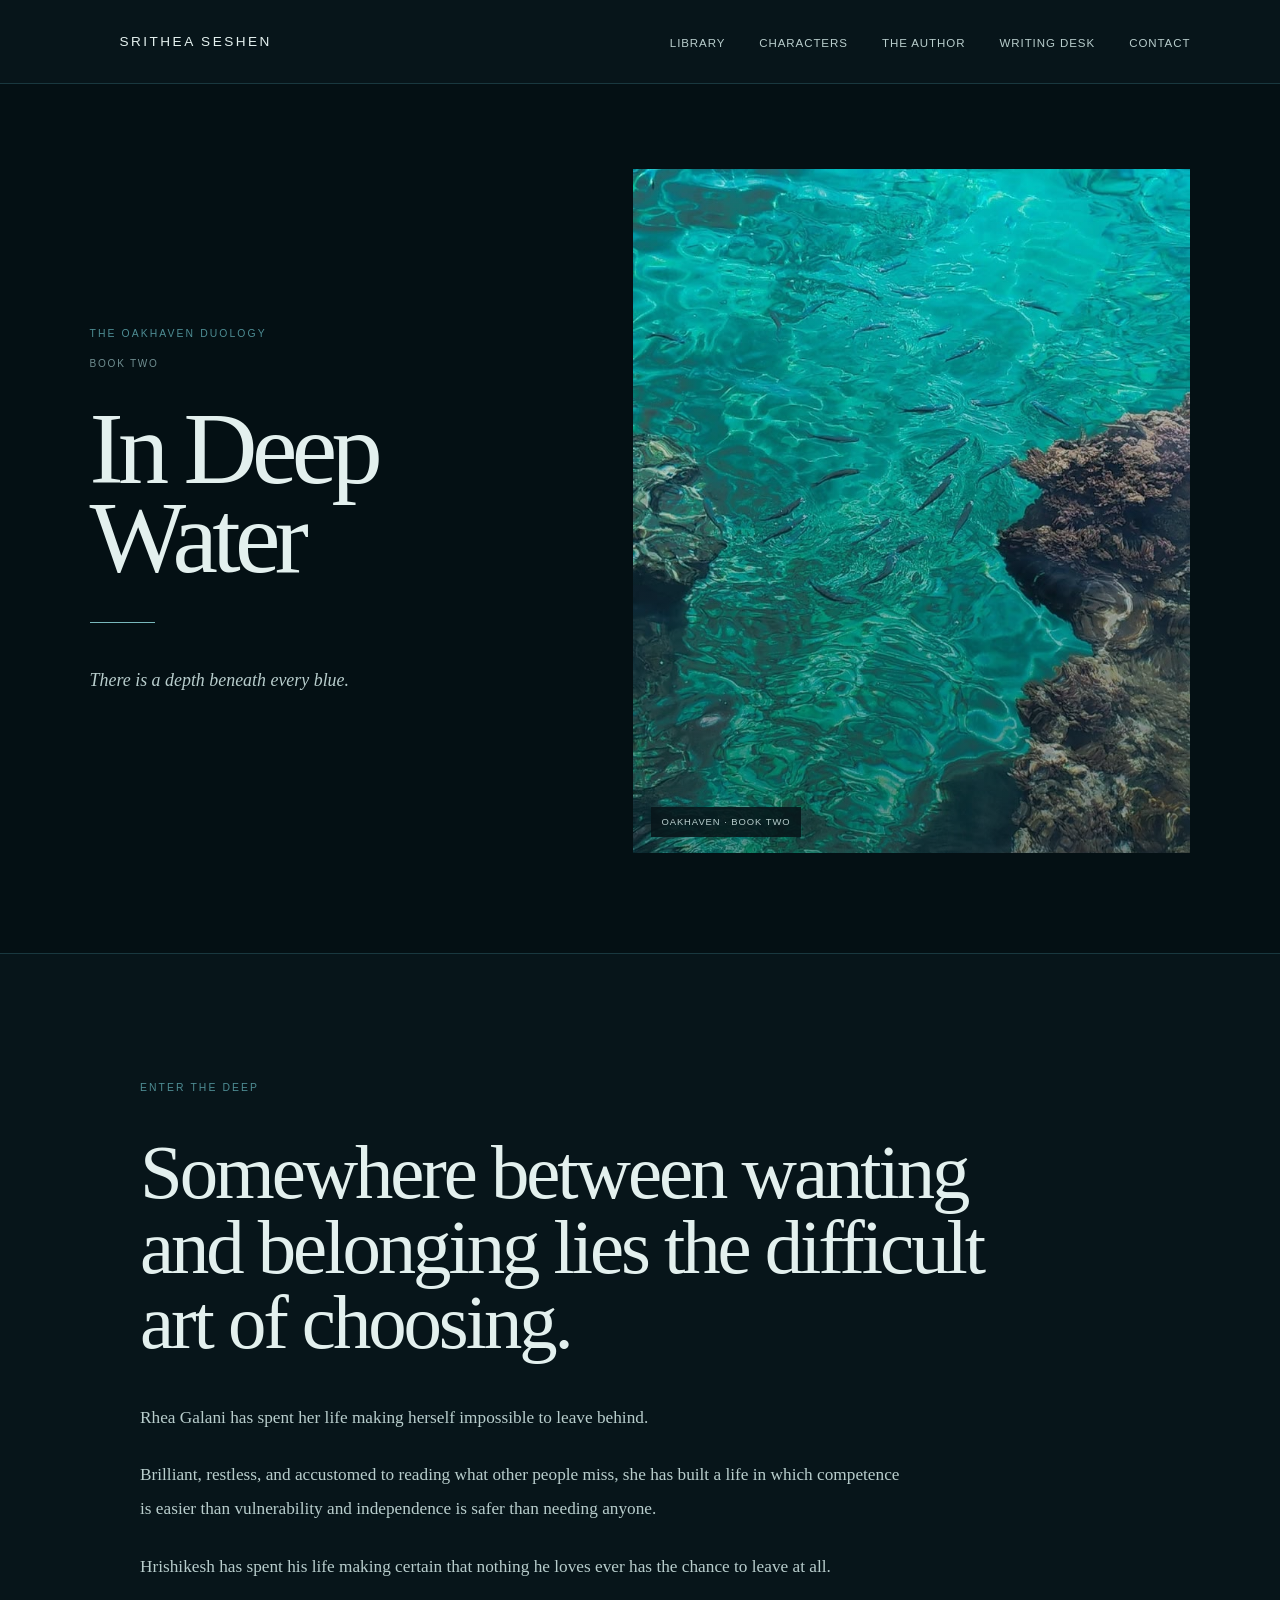
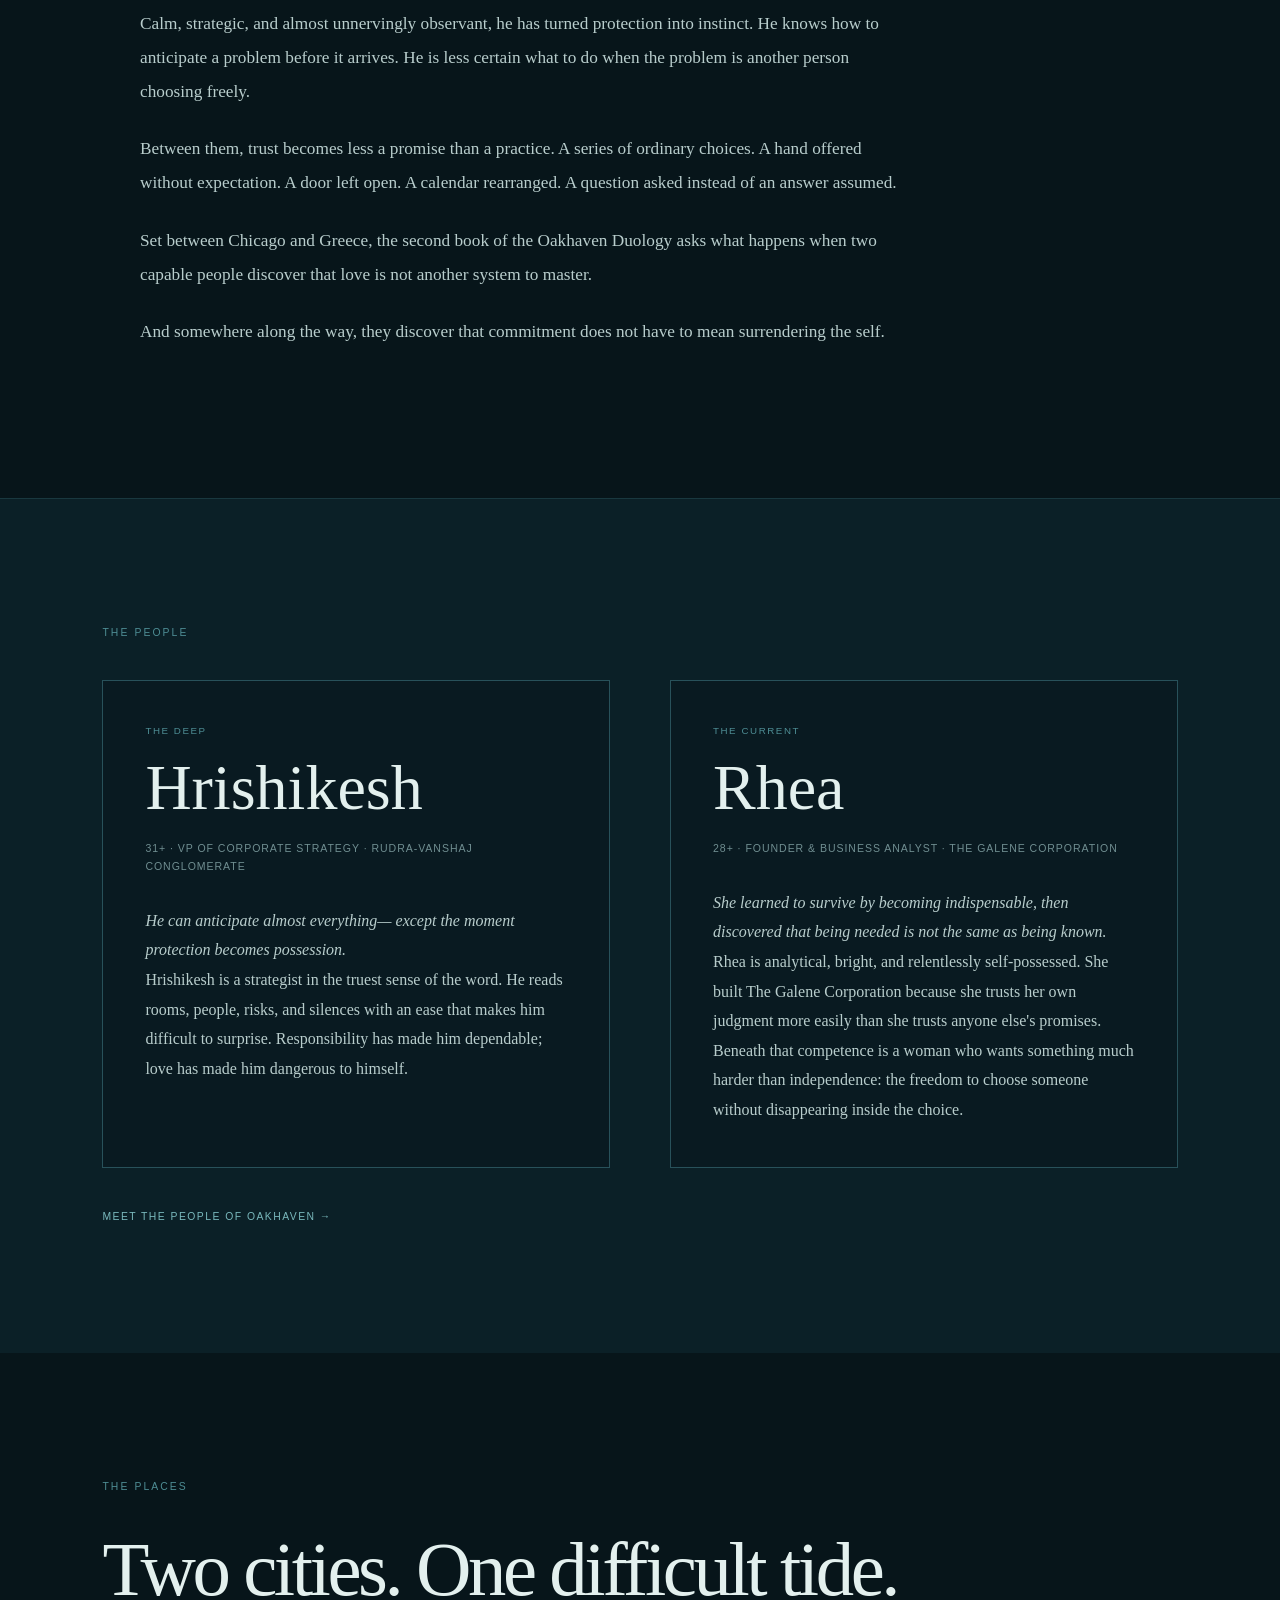
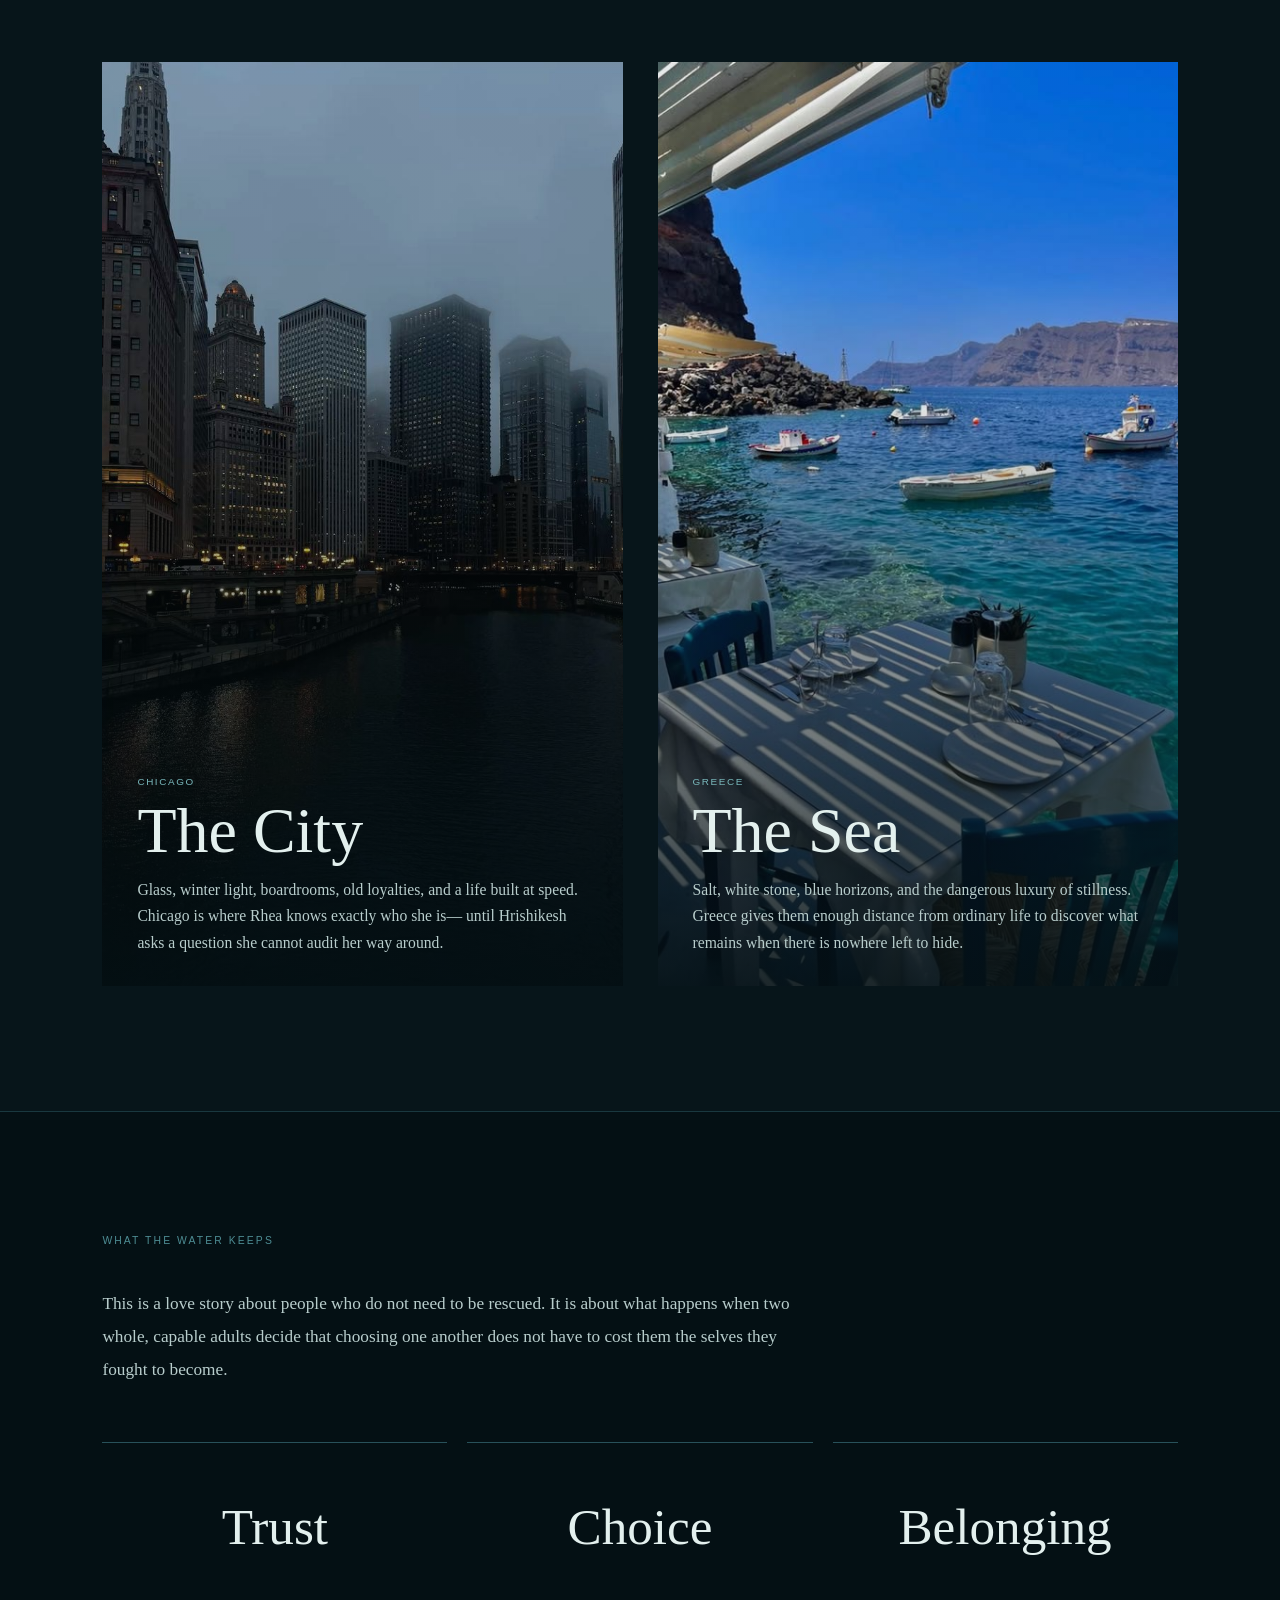
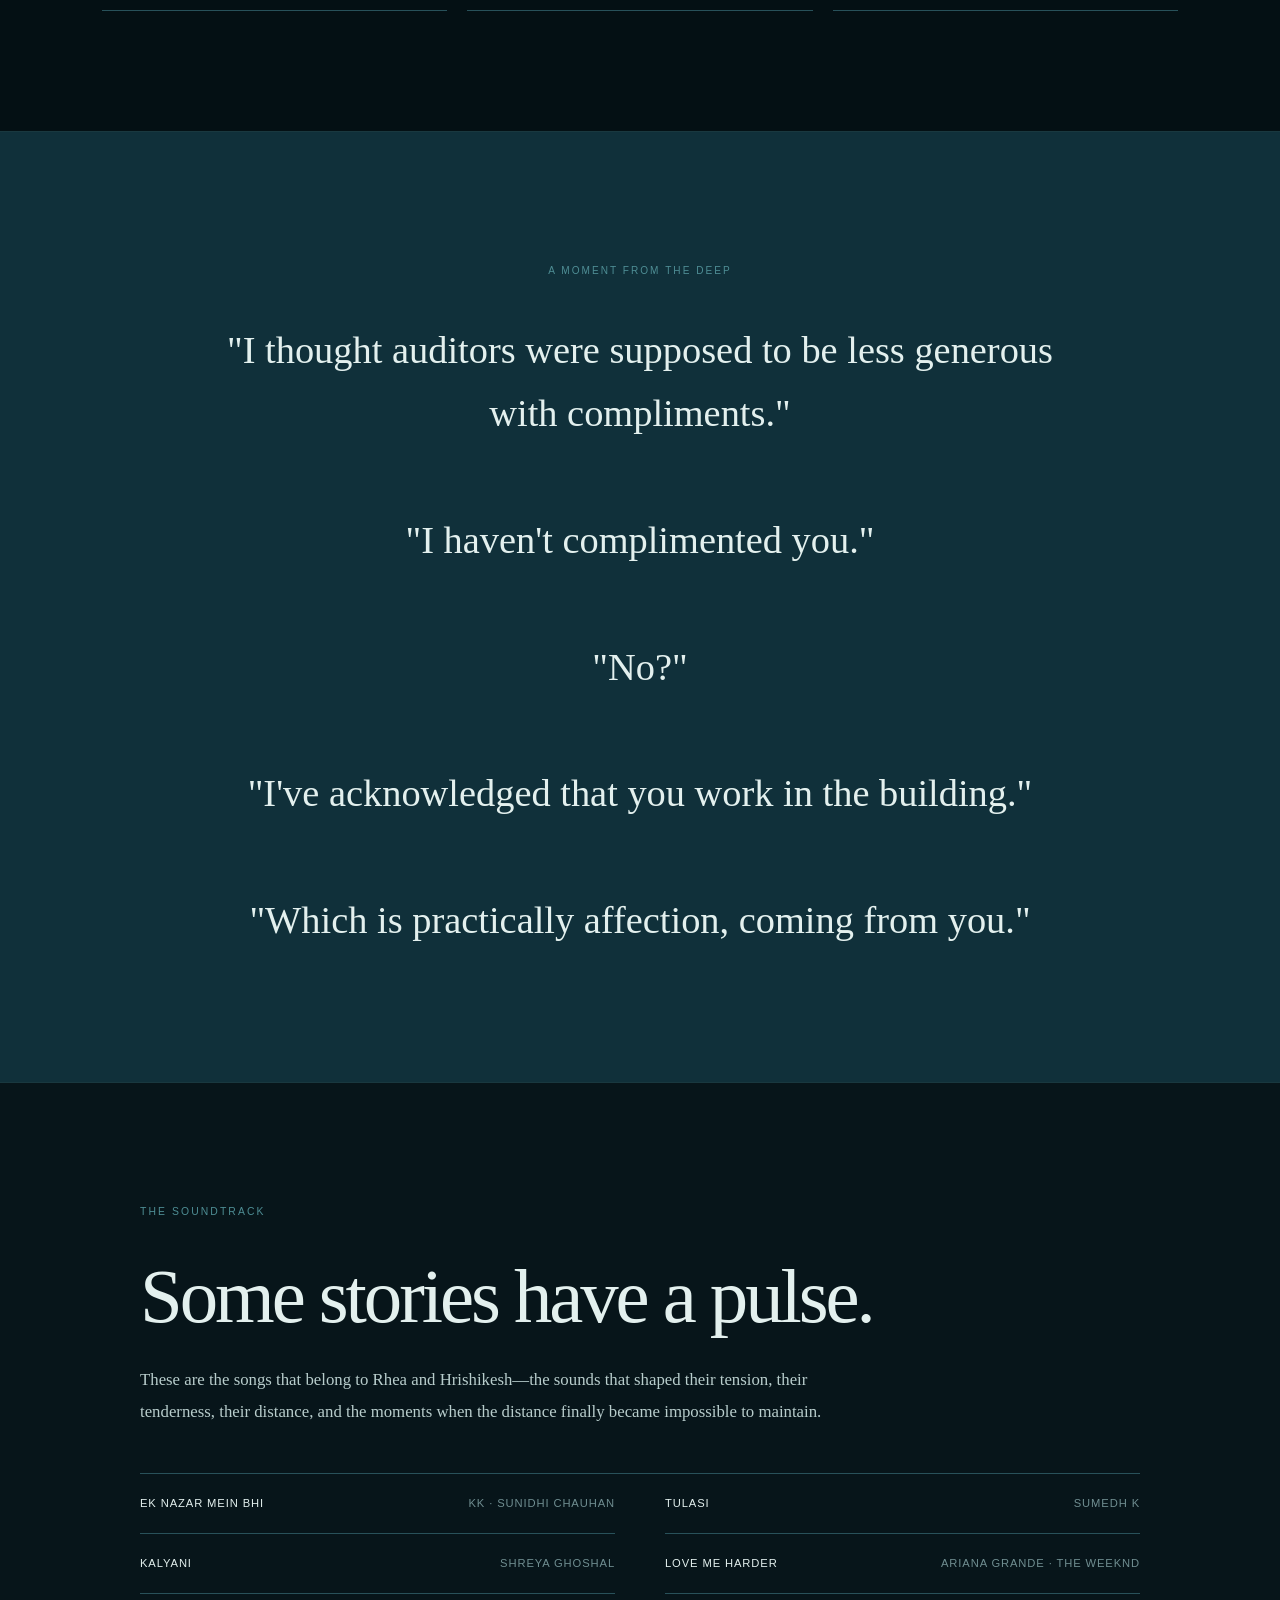
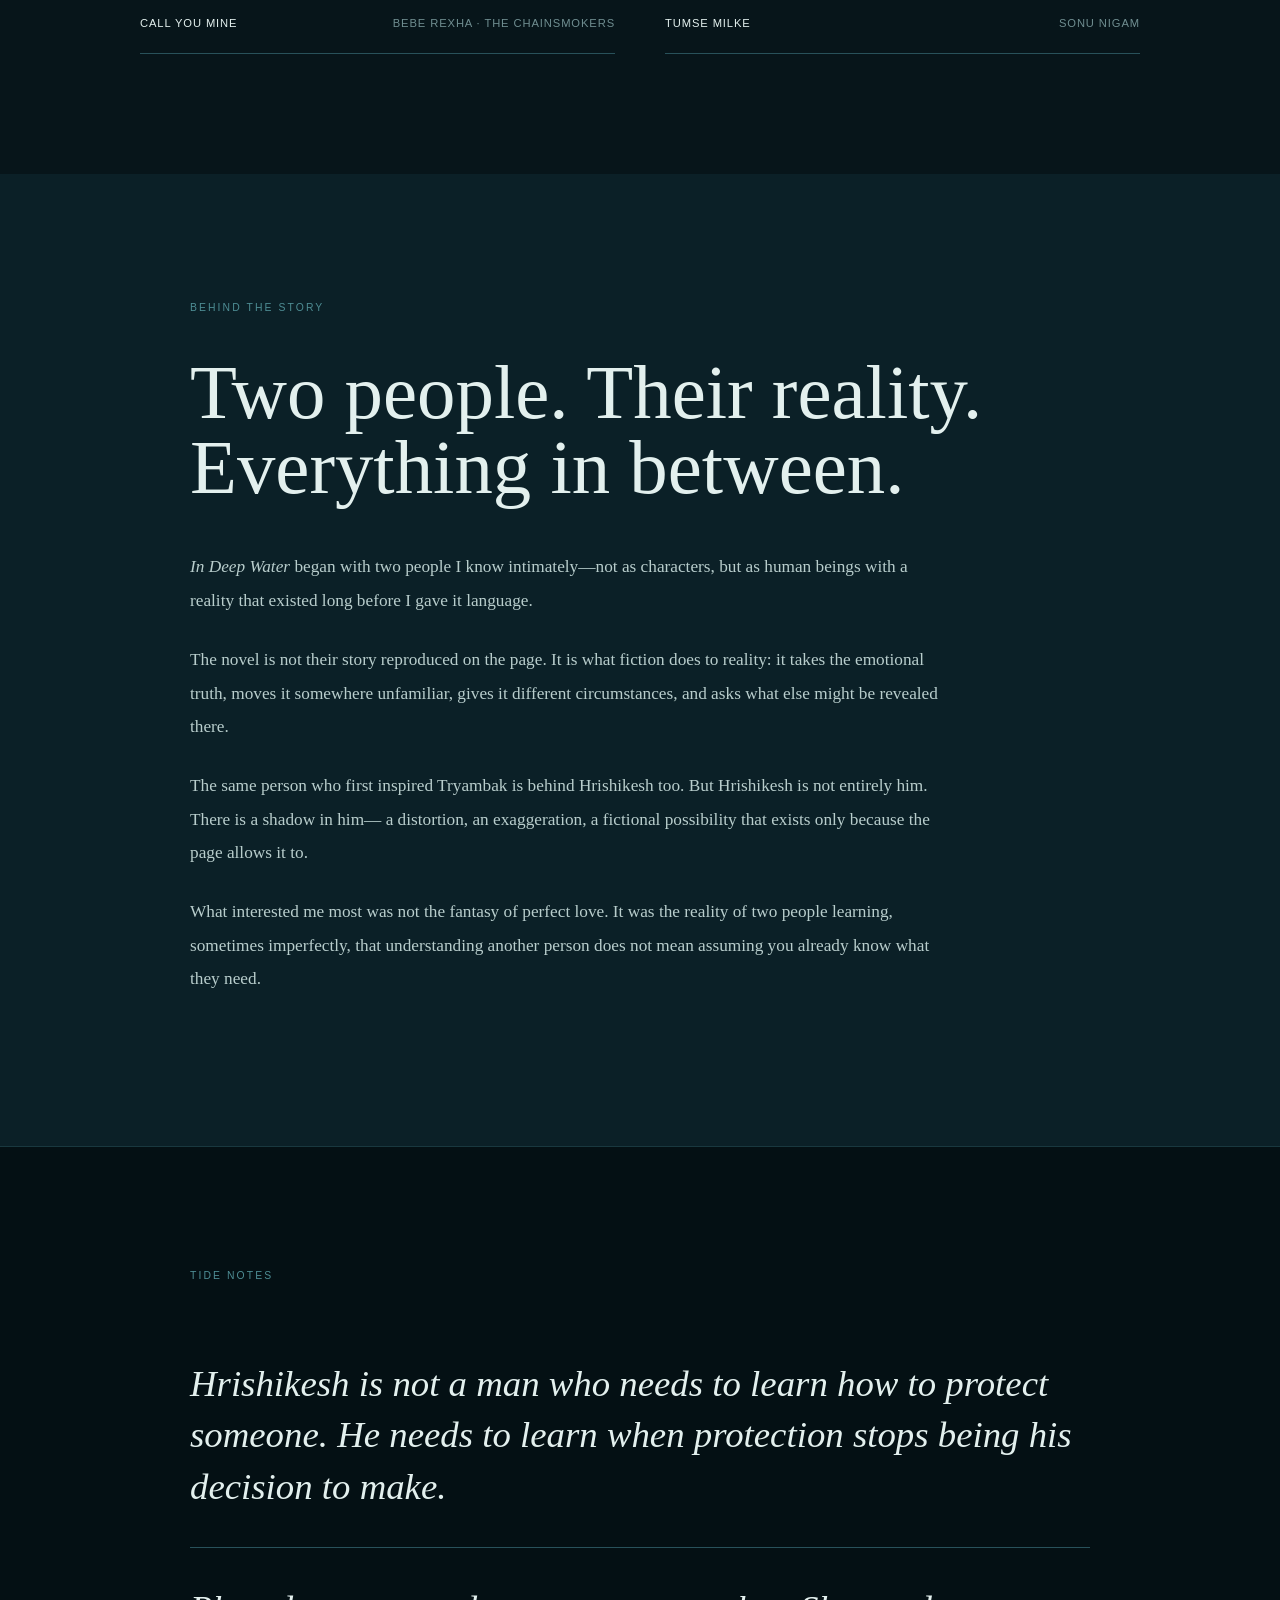
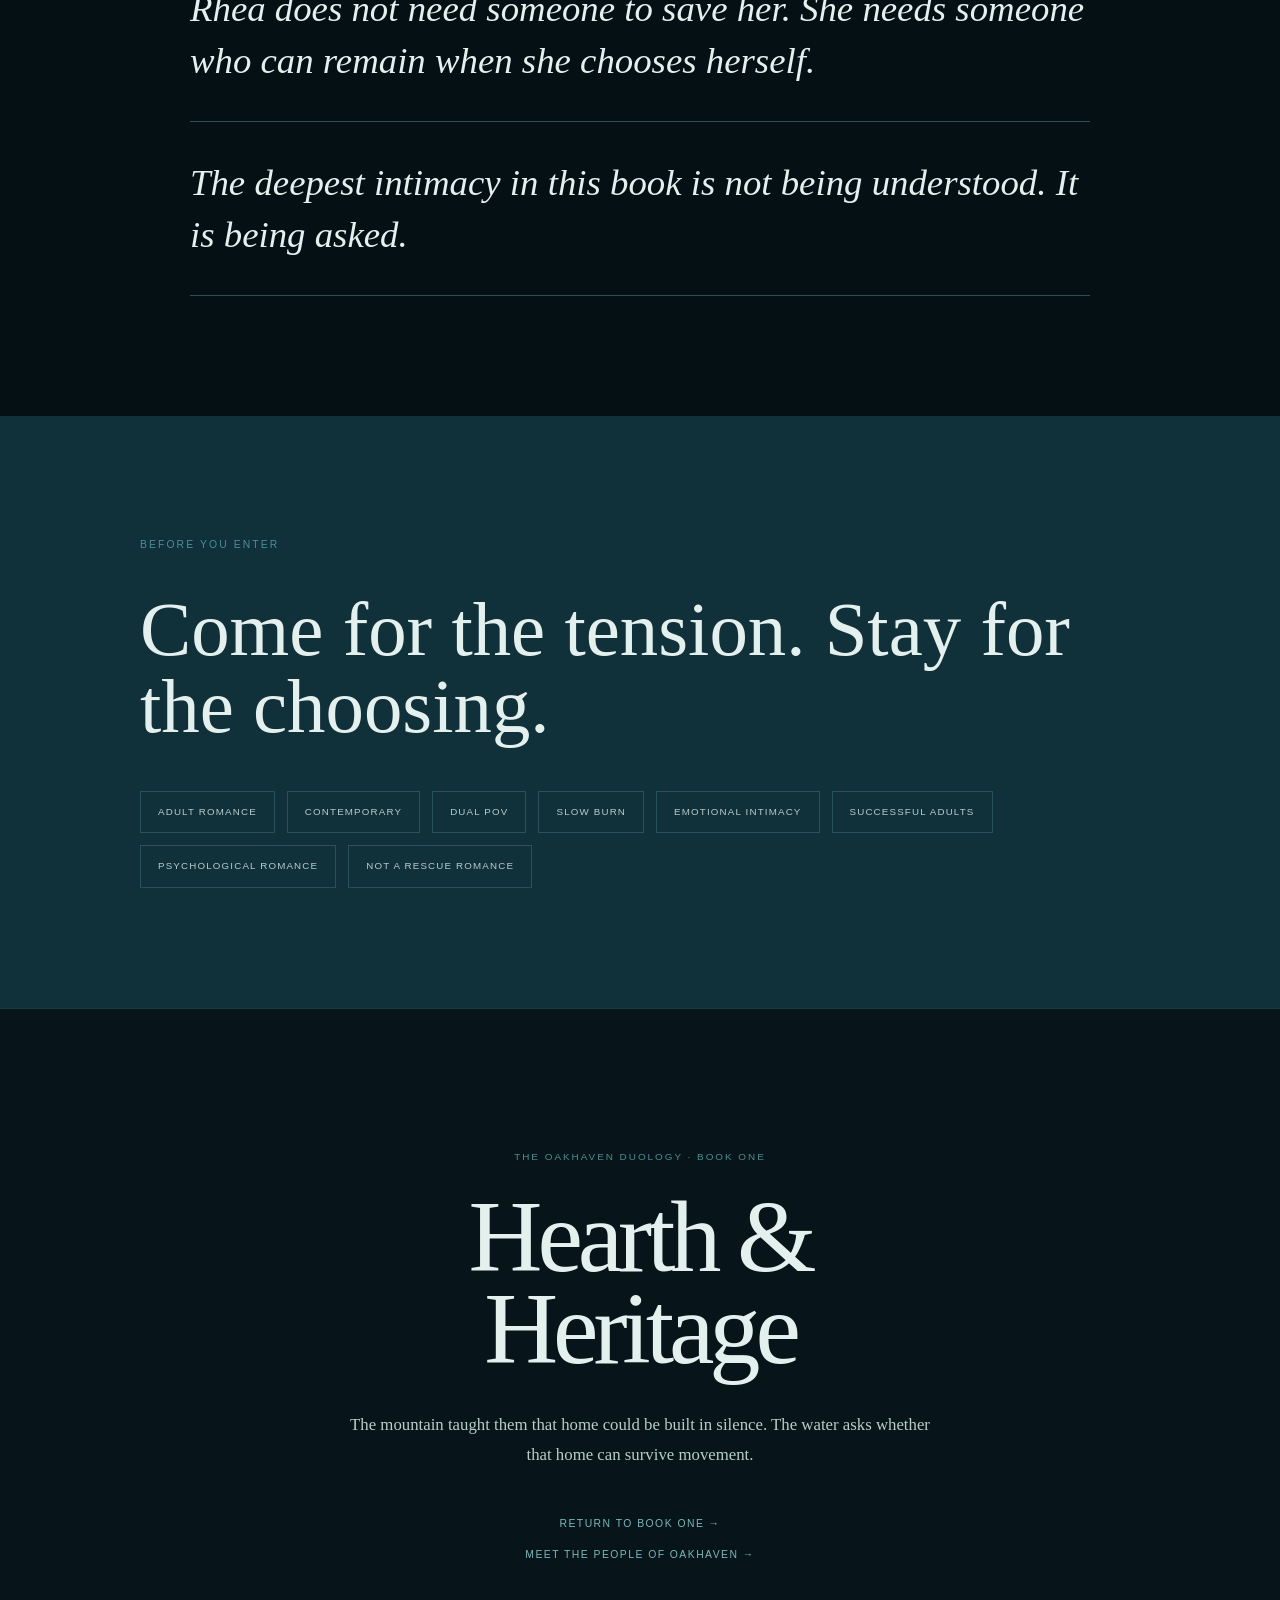
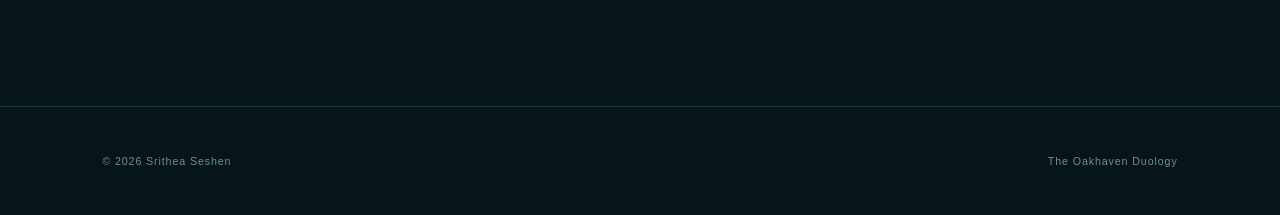
<file: in-deep-water.html>
<!DOCTYPE html>
<html lang="en">

<head>

    <meta charset="UTF-8">

    <meta
        name="viewport"
        content="width=device-width, initial-scale=1.0"
    >

    <title>
        In Deep Water — Srithea Seshen
    </title>

    <meta
        name="description"
        content="In Deep Water — Book Two of The Oakhaven Duology by Srithea Seshen."
    >

    <style>

        :root {

            --bg:
                #07151A;

            --bg-deep:
                #041014;

            --surface:
                #0B2027;

            --surface-light:
                #10303A;

            --text:
                #E3F0EE;

            --text-muted:
                #B8CDCC;

            --text-dim:
                #708E91;

            --accent:
                #79B8BC;

            --accent-dark:
                #4E8D94;

            --line:
                #19383F;

            --line-soft:
                #28515A;
        }


        /* =====================================================
           RESET
        ===================================================== */

        * {
            box-sizing:
                border-box;
        }

        html {
            scroll-behavior:
                smooth;
        }

        body {
            margin:
                0;

            background:
                var(--bg-deep);

            color:
                var(--text);

            font-family:
                Georgia,
                "Times New Roman",
                serif;

            line-height:
                1.7;

            -webkit-font-smoothing:
                antialiased;

            -moz-osx-font-smoothing:
                grayscale;
        }

        a {
            color:
                inherit;
        }


        /* =====================================================
           NAVIGATION
        ===================================================== */

        nav {
            padding:
                28px 7%;

            display:
                flex;

            justify-content:
                space-between;

            align-items:
                center;

            border-bottom:
                1px solid var(--line);

            background:
                var(--bg);

            position:
                relative;

            z-index:
                10;
        }

        .logo {
            font-family:
                Arial,
                Helvetica,
                sans-serif;

            font-size:
                0.85rem;

            letter-spacing:
                0.18em;

            text-transform:
                uppercase;

            text-decoration:
                none;

            color:
                var(--text);
        }

        nav a {
            margin-left:
                30px;

            font-family:
                Arial,
                Helvetica,
                sans-serif;

            font-size:
                0.72rem;

            letter-spacing:
                0.08em;

            text-transform:
                uppercase;

            text-decoration:
                none;

            color:
                var(--text-muted);

            transition:
                color 0.25s ease;
        }

        nav a:hover {
            color:
                var(--accent);
        }


        /* =====================================================
           HERO
        ===================================================== */

        .book-hero {

            min-height:
                94vh;

            padding:
                85px 7% 100px;

            display:
                grid;

            grid-template-columns:
                0.9fr 1.1fr;

            align-items:
                center;

            gap:
                8%;

            background:
                var(--bg-deep);
        }

        .hero-copy {
            max-width:
                650px;
        }

        .series-label {

            margin:
                0 0 12px;

            font-family:
                Arial,
                Helvetica,
                sans-serif;

            font-size:
                0.65rem;

            letter-spacing:
                0.2em;

            text-transform:
                uppercase;

            color:
                var(--accent-dark);
        }

        .book-number {

            margin:
                0 0 32px;

            font-family:
                Arial,
                Helvetica,
                sans-serif;

            font-size:
                0.63rem;

            letter-spacing:
                0.17em;

            text-transform:
                uppercase;

            color:
                var(--text-dim);
        }

        .book-hero h1 {

            margin:
                0;

            font-size:
                clamp(
                    4.2rem,
                    8vw,
                    8rem
                );

            line-height:
                0.87;

            font-weight:
                400;

            letter-spacing:
                -0.055em;
        }

        .hero-rule {

            width:
                65px;

            height:
                1px;

            margin:
                40px 0;

            background:
                var(--accent);
        }

        .epigraph {

            max-width:
                570px;

            margin:
                0;

            font-size:
                1.12rem;

            line-height:
                1.9;

            font-style:
                italic;

            color:
                var(--text-muted);
        }


        /* =====================================================
           HERO IMAGE
        ===================================================== */

        .hero-image {

            position:
                relative;

            width:
                100%;

            height:
                min(
                    76vh,
                    760px
                );

            overflow:
                hidden;

            background:
                var(--surface);
        }

        .hero-image img {

            width:
                100%;

            height:
                100%;

            display:
                block;

            object-fit:
                cover;

            transition:
                transform 1.2s ease;
        }

        .hero-image:hover img {

            transform:
                scale(1.02);
        }

        .hero-image::after {

            content:
                "";

            position:
                absolute;

            inset:
                0;

            background:
                linear-gradient(
                    to bottom,
                    rgba(4,16,20,0.02),
                    rgba(4,16,20,0.42)
                );

            pointer-events:
                none;
        }

        .image-caption {

            position:
                absolute;

            left:
                18px;

            bottom:
                16px;

            z-index:
                2;

            padding:
                7px 10px;

            background:
                rgba(
                    7,
                    21,
                    26,
                    0.88
                );

            font-family:
                Arial,
                Helvetica,
                sans-serif;

            font-size:
                0.59rem;

            letter-spacing:
                0.1em;

            text-transform:
                uppercase;

            color:
                var(--text-muted);
        }


        /* =====================================================
           INTRO / SYNOPSIS
        ===================================================== */

        .intro {

            padding:
                125px 8%;

            background:
                var(--bg);

            border-top:
                1px solid var(--line);

            border-bottom:
                1px solid var(--line);
        }

        .intro-inner {

            max-width:
                1000px;

            margin:
                0 auto;
        }

        .section-label {

            margin-bottom:
                38px;

            font-family:
                Arial,
                Helvetica,
                sans-serif;

            font-size:
                0.65rem;

            letter-spacing:
                0.2em;

            text-transform:
                uppercase;

            color:
                var(--accent-dark);
        }

        .intro h2 {

            max-width:
                900px;

            margin:
                0 0 40px;

            font-size:
                clamp(
                    2.8rem,
                    6vw,
                    5.7rem
                );

            line-height:
                0.98;

            font-weight:
                400;

            letter-spacing:
                -0.04em;
        }

        .intro p {

            max-width:
                760px;

            margin:
                0 0 24px;

            font-size:
                1.08rem;

            line-height:
                1.95;

            color:
                var(--text-muted);
        }


        /* =====================================================
           CHARACTERS
        ===================================================== */

        .characters {

            padding:
                125px 8%;

            background:
                var(--surface);
        }

        .character-grid {

            max-width:
                1150px;

            margin:
                0 auto;

            display:
                grid;

            grid-template-columns:
                1fr 1fr;

            gap:
                60px;
        }

        .character {

            padding:
                42px;

            border:
                1px solid var(--line-soft);

            background:
                rgba(
                    4,
                    16,
                    20,
                    0.3
                );
        }

        .character-role {

            margin-bottom:
                18px;

            font-family:
                Arial,
                Helvetica,
                sans-serif;

            font-size:
                0.61rem;

            letter-spacing:
                0.16em;

            text-transform:
                uppercase;

            color:
                var(--accent-dark);
        }

        .character h2 {

            margin:
                0;

            font-size:
                clamp(
                    2.4rem,
                    5vw,
                    4.4rem
                );

            line-height:
                0.98;

            font-weight:
                400;
        }

        .character-meta {

            margin:
                20px 0 30px;

            font-family:
                Arial,
                Helvetica,
                sans-serif;

            font-size:
                0.66rem;

            letter-spacing:
                0.09em;

            text-transform:
                uppercase;

            color:
                var(--text-dim);
        }

        .character-essence {

            margin:
                0 0 25px;

            font-size:
                1.25rem;

            line-height:
                1.5;

            font-style:
                italic;

            color:
                var(--accent);
        }

        .character p {

            margin:
                0;

            font-size:
                1rem;

            line-height:
                1.85;

            color:
                var(--text-muted);
        }


        /* =====================================================
           PLACES
        ===================================================== */

        .places {

            padding:
                125px 8%;

            background:
                var(--bg);
        }

        .places-inner {

            max-width:
                1150px;

            margin:
                0 auto;
        }

        .places-heading {

            max-width:
                800px;

            margin-bottom:
                55px;
        }

        .places-heading h2 {

            margin:
                0;

            font-size:
                clamp(
                    3rem,
                    6vw,
                    5.8rem
                );

            line-height:
                0.96;

            font-weight:
                400;

            letter-spacing:
                -0.045em;
        }

        .place-grid {

            display:
                grid;

            grid-template-columns:
                1fr 1fr;

            gap:
                35px;
        }

        .place {

            min-height:
                520px;

            position:
                relative;

            overflow:
                hidden;

            background:
                var(--surface);
        }

        .place img {

            width:
                100%;

            height:
                100%;

            display:
                block;

            object-fit:
                cover;

            transition:
                transform 1.2s ease;
        }

        .place:hover img {

            transform:
                scale(1.025);
        }

        .place::after {

            content:
                "";

            position:
                absolute;

            inset:
                0;

            background:
                linear-gradient(
                    to top,
                    rgba(4,16,20,0.9),
                    rgba(4,16,20,0.08) 65%
                );
        }

        .place-copy {

            position:
                absolute;

            left:
                35px;

            right:
                35px;

            bottom:
                30px;

            z-index:
                2;
        }

        .place-copy span {

            font-family:
                Arial,
                Helvetica,
                sans-serif;

            font-size:
                0.62rem;

            letter-spacing:
                0.16em;

            text-transform:
                uppercase;

            color:
                var(--accent);
        }

        .place-copy h3 {

            margin:
                8px 0 0;

            font-size:
                clamp(
                    2.4rem,
                    5vw,
                    4.5rem
                );

            line-height:
                0.95;

            font-weight:
                400;
        }

        .place-copy p {

            max-width:
                520px;

            margin:
                15px 0 0;

            font-size:
                0.98rem;

            line-height:
                1.7;

            color:
                var(--text-muted);
        }


        /* =====================================================
           THEMES
        ===================================================== */

        .themes {

            padding:
                120px 8%;

            background:
                var(--bg-deep);

            border-top:
                1px solid var(--line);

            border-bottom:
                1px solid var(--line);
        }

        .themes-inner {

            max-width:
                1100px;

            margin:
                0 auto;
        }

        .theme-intro {

            max-width:
                720px;

            margin:
                0 0 55px;

            font-size:
                1.08rem;

            line-height:
                1.9;

            color:
                var(--text-muted);
        }

        .theme-words {

            display:
                grid;

            grid-template-columns:
                repeat(
                    3,
                    1fr
                );

            gap:
                20px;
        }

        .theme-word {

            padding:
                40px 25px;

            border-top:
                1px solid var(--line-soft);

            border-bottom:
                1px solid var(--line-soft);

            text-align:
                center;

            font-size:
                clamp(
                    1.8rem,
                    4vw,
                    3.2rem
                );

            font-weight:
                400;

            color:
                var(--text);
        }


        /* =====================================================
           EXCERPT
        ===================================================== */

        .excerpt {

            padding:
                130px 8%;

            background:
                var(--surface-light);

            text-align:
                center;
        }

        .excerpt-inner {

            max-width:
                850px;

            margin:
                0 auto;
        }

        .excerpt-label {

            margin-bottom:
                40px;

            font-family:
                Arial,
                Helvetica,
                sans-serif;

            font-size:
                0.63rem;

            letter-spacing:
                0.2em;

            text-transform:
                uppercase;

            color:
                var(--accent-dark);
        }

        .excerpt blockquote {

            margin:
                0;

            font-size:
                clamp(
                    1.6rem,
                    3vw,
                    2.5rem
                );

            line-height:
                1.65;

            font-weight:
                400;

            color:
                var(--text);
        }


        /* =====================================================
           SOUNDTRACK
        ===================================================== */

        .soundtrack {

            padding:
                120px 8%;

            background:
                var(--bg);

            border-top:
                1px solid var(--line);
        }

        .soundtrack-inner {

            max-width:
                1000px;

            margin:
                0 auto;
        }

        .soundtrack h2 {

            margin:
                0;

            font-size:
                clamp(
                    2.8rem,
                    6vw,
                    5.5rem
                );

            line-height:
                0.98;

            font-weight:
                400;

            letter-spacing:
                -0.04em;
        }

        .soundtrack-description {

            max-width:
                700px;

            margin:
                30px 0 45px;

            font-size:
                1.05rem;

            line-height:
                1.9;

            color:
                var(--text-muted);
        }

        .songs {

            display:
                grid;

            grid-template-columns:
                1fr 1fr;

            gap:
                0 50px;

            border-top:
                1px solid var(--line-soft);
        }

        .song {

            padding:
                20px 0;

            border-bottom:
                1px solid var(--line-soft);

            display:
                flex;

            justify-content:
                space-between;

            gap:
                20px;

            font-family:
                Arial,
                Helvetica,
                sans-serif;

            font-size:
                0.7rem;

            letter-spacing:
                0.08em;

            text-transform:
                uppercase;
        }

        .song span:last-child {

            color:
                var(--text-dim);

            text-align:
                right;
        }


        /* =====================================================
           BEHIND THE STORY
        ===================================================== */

        .behind {

            padding:
                125px 8%;

            background:
                var(--surface);
        }

        .behind-inner {

            max-width:
                900px;

            margin:
                0 auto;
        }

        .behind h2 {

            margin:
                0 0 45px;

            font-size:
                clamp(
                    2.8rem,
                    6vw,
                    5.5rem
                );

            line-height:
                0.98;

            font-weight:
                400;
        }

        .behind p {

            max-width:
                760px;

            margin:
                0 0 25px;

            font-size:
                1.08rem;

            line-height:
                1.95;

            color:
                var(--text-muted);
        }


        /* =====================================================
           TIDE NOTES
        ===================================================== */

        .notes {

            padding:
                120px 8%;

            background:
                var(--bg-deep);

            border-top:
                1px solid var(--line);
        }

        .notes-inner {

            max-width:
                900px;

            margin:
                0 auto;
        }

        .note {

            padding:
                35px 0;

            border-bottom:
                1px solid var(--line-soft);

            font-size:
                clamp(
                    1.5rem,
                    3vw,
                    2.3rem
                );

            line-height:
                1.4;

            font-style:
                italic;

            color:
                var(--text);
        }


        /* =====================================================
           READER GUIDE
        ===================================================== */

        .reader-guide {

            padding:
                120px 8%;

            background:
                var(--surface-light);
        }

        .reader-inner {

            max-width:
                1000px;

            margin:
                0 auto;
        }

        .reader-inner h2 {

            margin:
                0 0 45px;

            font-size:
                clamp(
                    2.8rem,
                    6vw,
                    5rem
                );

            line-height:
                1;

            font-weight:
                400;
        }

        .reader-tags {

            display:
                flex;

            flex-wrap:
                wrap;

            gap:
                12px;
        }

        .reader-tag {

            padding:
                12px 17px;

            border:
                1px solid var(--line-soft);

            font-family:
                Arial,
                Helvetica,
                sans-serif;

            font-size:
                0.61rem;

            letter-spacing:
                0.12em;

            text-transform:
                uppercase;

            color:
                var(--text-muted);
        }


        /* =====================================================
           PREVIOUS BOOK
        ===================================================== */

        .previous-book {

            padding:
                140px 8%;

            background:
                var(--bg);

            border-top:
                1px solid var(--line);

            text-align:
                center;
        }

        .previous-label {

            margin-bottom:
                25px;

            font-family:
                Arial,
                Helvetica,
                sans-serif;

            font-size:
                0.62rem;

            letter-spacing:
                0.2em;

            text-transform:
                uppercase;

            color:
                var(--accent-dark);
        }

        .previous-book h2 {

            margin:
                0;

            font-size:
                clamp(
                    3.5rem,
                    8vw,
                    7rem
                );

            line-height:
                0.9;

            font-weight:
                400;

            letter-spacing:
                -0.05em;
        }

        .previous-book p {

            max-width:
                600px;

            margin:
                35px auto;

            font-size:
                1.05rem;

            line-height:
                1.8;

            color:
                var(--text-muted);
        }

        .previous-link,
        .next-link {

            display:
                inline-block;

            margin-top:
                10px;

            font-family:
                Arial,
                Helvetica,
                sans-serif;

            font-size:
                0.65rem;

            letter-spacing:
                0.14em;

            text-transform:
                uppercase;

            text-decoration:
                none;

            color:
                var(--accent);
        }

        .previous-link:hover,
        .next-link:hover {

            color:
                #A8D4D5;
        }


        /* =====================================================
           FOOTER
        ===================================================== */

        footer {

            padding:
                45px 8%;

            display:
                flex;

            justify-content:
                space-between;

            align-items:
                center;

            border-top:
                1px solid var(--line);

            background:
                var(--bg);

            font-family:
                Arial,
                Helvetica,
                sans-serif;

            font-size:
                0.67rem;

            letter-spacing:
                0.08em;

            color:
                var(--text-dim);
        }


        /* =====================================================
           MOBILE
        ===================================================== */

        @media (max-width: 850px) {

            nav {
                padding:
                    23px 6%;
            }

            nav a {
                margin-left:
                    15px;

                font-size:
                    0.68rem;
            }

            .book-hero {

                grid-template-columns:
                    1fr;

                min-height:
                    auto;

                padding:
                    70px 7% 85px;

                gap:
                    55px;
            }

            .hero-image {

                height:
                    65vh;

                min-height:
                    430px;
            }

            .intro,
            .characters,
            .places,
            .themes,
            .excerpt,
            .soundtrack,
            .behind,
            .notes,
            .reader-guide,
            .previous-book {

                padding:
                    90px 7%;
            }

            .character-grid,
            .place-grid {

                grid-template-columns:
                    1fr;
            }

            .place {

                min-height:
                    470px;
            }

            .theme-words {

                grid-template-columns:
                    1fr;
            }

            .songs {

                grid-template-columns:
                    1fr;
            }

            footer {

                padding:
                    35px 7%;

                flex-direction:
                    column;

                align-items:
                    flex-start;

                gap:
                    12px;
            }
        }


        @media (max-width: 520px) {

            nav {

                flex-direction:
                    column;

                align-items:
                    flex-start;

                gap:
                    18px;
            }

            nav div:last-child {

                display:
                    flex;

                flex-wrap:
                    wrap;

                gap:
                    12px;
            }

            nav a {

                margin-left:
                    0;

                margin-right:
                    12px;
            }

            .book-hero h1 {

                font-size:
                    4.1rem;
            }

            .hero-image {

                height:
                    55vh;

                min-height:
                    360px;
            }

            .character {

                padding:
                    30px 25px;
            }

            .place {

                min-height:
                    390px;
            }

            .place-copy {

                left:
                    25px;

                right:
                    25px;

                bottom:
                    25px;
            }

            .previous-book h2 {

                font-size:
                    4rem;
            }
        }

    </style>

</head>


<body>


    <!-- =====================================================
         NAVIGATION
         ===================================================== -->

    <nav>

        <a
            class="logo"
            href="index.html"
        >
            Srithea Seshen
        </a>

        <div>

            <a href="index.html#library">
                Library
            </a>

            <a href="oakhaven-characters.html">
                Characters
            </a>

            <a href="about.html">
                The Author
            </a>

            <a href="writing-desk.html">
                Writing Desk
            </a>

            <a href="contact.html">
                Contact
            </a>

        </div>

    </nav>


    <main>


        <!-- =================================================
             HERO
             ================================================= -->

        <section class="book-hero">

            <div class="hero-copy">

                <p class="series-label">
                    The Oakhaven Duology
                </p>

                <p class="book-number">
                    Book Two
                </p>

                <h1>
                    In Deep<br>
                    Water
                </h1>

                <div class="hero-rule"></div>

                <p class="epigraph">
                    There is a depth beneath every blue.
                </p>

            </div>


            <div class="hero-image">

                <img
                    src="images/in-deep-water.jpeg"
                    alt="Deep blue water beneath a quiet sky"
                >

                <div class="image-caption">
                    Oakhaven · Book Two
                </div>

            </div>

        </section>


        <!-- =================================================
             INTRO / SYNOPSIS
             ================================================= -->

        <section class="intro">

            <div class="intro-inner">

                <div class="section-label">
                    Enter the Deep
                </div>

                <h2>
                    Somewhere between
                    wanting and belonging
                    lies the difficult art
                    of choosing.
                </h2>

                <p>
                    Rhea Galani has spent her life making
                    herself impossible to leave behind.
                </p>

                <p>
                    Brilliant, restless, and accustomed to
                    reading what other people miss, she has
                    built a life in which competence is easier
                    than vulnerability and independence is
                    safer than needing anyone.
                </p>

                <p>
                    Hrishikesh has spent his life making
                    certain that nothing he loves ever has the
                    chance to leave at all.
                </p>

                <p>
                    Calm, strategic, and almost unnervingly
                    observant, he has turned protection into
                    instinct. He knows how to anticipate a
                    problem before it arrives. He is less
                    certain what to do when the problem is
                    another person choosing freely.
                </p>

                <p>
                    Between them, trust becomes less a promise
                    than a practice. A series of ordinary
                    choices. A hand offered without expectation.
                    A door left open. A calendar rearranged.
                    A question asked instead of an answer assumed.
                </p>

                <p>
                    Set between Chicago and Greece, the second
                    book of the Oakhaven Duology asks what
                    happens when two capable people discover
                    that love is not another system to master.
                </p>

                <p>
                    And somewhere along the way, they discover
                    that commitment does not have to mean
                    surrendering the self.
                </p>

            </div>

        </section>


        <!-- =================================================
             CHARACTERS
             ================================================= -->

        <section class="characters">

            <div class="section-label">
                The People
            </div>

            <div class="character-grid">


                <article class="character">

                    <div class="character-role">
                        The Deep
                    </div>

                    <h2>
                        Hrishikesh
                    </h2>

                    <div class="character-meta">
                        31+ · VP of Corporate Strategy · Rudra-Vanshaj Conglomerate
                    </div>

                    <p class="character-essence">
                        He can anticipate almost everything—
                        except the moment protection becomes possession.
                    </p>

                    <p>
                        Hrishikesh is a strategist in the truest
                        sense of the word. He reads rooms,
                        people, risks, and silences with an ease
                        that makes him difficult to surprise.
                        Responsibility has made him dependable;
                        love has made him dangerous to himself.
                    </p>

                </article>


                <article class="character">

                    <div class="character-role">
                        The Current
                    </div>

                    <h2>
                        Rhea
                    </h2>

                    <div class="character-meta">
                        28+ · Founder &amp; Business Analyst · The Galene Corporation
                    </div>

                    <p class="character-essence">
                        She learned to survive by becoming
                        indispensable, then discovered that
                        being needed is not the same as being known.
                    </p>

                    <p>
                        Rhea is analytical, bright, and
                        relentlessly self-possessed. She built
                        The Galene Corporation because she trusts
                        her own judgment more easily than she
                        trusts anyone else's promises. Beneath
                        that competence is a woman who wants
                        something much harder than independence:
                        the freedom to choose someone without
                        disappearing inside the choice.
                    </p>

                </article>


            </div>

            <a
                class="next-link"
                href="oakhaven-characters.html"
                style="margin-top: 40px;"
            >
                Meet the people of Oakhaven →
            </a>

        </section>


        <!-- =================================================
             PLACES
             ================================================= -->

        <section class="places">

            <div class="places-inner">

                <div class="places-heading">

                    <div class="section-label">
                        The Places
                    </div>

                    <h2>
                        Two cities.
                        One difficult tide.
                    </h2>

                </div>


                <div class="place-grid">


                    <article class="place">

                        <img
                            src="images/in-deep-water-chicago.jpeg"
                            alt="Chicago cityscape"
                        >

                        <div class="place-copy">

                            <span>
                                Chicago
                            </span>

                            <h3>
                                The City
                            </h3>

                            <p>
                                Glass, winter light, boardrooms,
                                old loyalties, and a life built
                                at speed. Chicago is where
                                Rhea knows exactly who she is—
                                until Hrishikesh asks a question
                                she cannot audit her way around.
                            </p>

                        </div>

                    </article>


                    <article class="place">

                        <img
                            src="images/in-deep-water-greece.jpeg"
                            alt="Greek coastline"
                        >

                        <div class="place-copy">

                            <span>
                                Greece
                            </span>

                            <h3>
                                The Sea
                            </h3>

                            <p>
                                Salt, white stone, blue horizons,
                                and the dangerous luxury of
                                stillness. Greece gives them
                                enough distance from ordinary
                                life to discover what remains
                                when there is nowhere left to hide.
                            </p>

                        </div>

                    </article>


                </div>

            </div>

        </section>


        <!-- =================================================
             THEMES
             ================================================= -->

        <section class="themes">

            <div class="themes-inner">

                <div class="section-label">
                    What the Water Keeps
                </div>

                <p class="theme-intro">
                    This is a love story about people who do not
                    need to be rescued. It is about what happens
                    when two whole, capable adults decide that
                    choosing one another does not have to cost
                    them the selves they fought to become.
                </p>

                <div class="theme-words">

                    <div class="theme-word">
                        Trust
                    </div>

                    <div class="theme-word">
                        Choice
                    </div>

                    <div class="theme-word">
                        Belonging
                    </div>

                </div>

            </div>

        </section>


        <!-- =================================================
             EXCERPT
             ================================================= -->

        <section class="excerpt">

            <div class="excerpt-inner">

                <div class="excerpt-label">
                    A moment from the deep
                </div>

                <blockquote>

                    "I thought auditors were supposed
                    to be less generous with compliments."

                    <br><br>

                    "I haven't complimented you."

                    <br><br>

                    "No?"

                    <br><br>

                    "I've acknowledged that you work
                    in the building."

                    <br><br>

                    "Which is practically affection,
                    coming from you."

                </blockquote>

            </div>

        </section>


        <!-- =================================================
             SOUNDTRACK
             ================================================= -->

        <section class="soundtrack">

            <div class="soundtrack-inner">

                <div class="section-label">
                    The Soundtrack
                </div>

                <h2>
                    Some stories
                    have a pulse.
                </h2>

                <p class="soundtrack-description">
                    These are the songs that belong to Rhea and
                    Hrishikesh—the sounds that shaped their
                    tension, their tenderness, their distance,
                    and the moments when the distance finally
                    became impossible to maintain.
                </p>


                <div class="songs">

                    <div class="song">
                        <span>
                            Ek Nazar Mein Bhi
                        </span>

                        <span>
                            KK · Sunidhi Chauhan
                        </span>
                    </div>

                    <div class="song">
                        <span>
                            Tulasi
                        </span>

                        <span>
                            Sumedh K
                        </span>
                    </div>

                    <div class="song">
                        <span>
                            Kalyani
                        </span>

                        <span>
                            Shreya Ghoshal
                        </span>
                    </div>

                    <div class="song">
                        <span>
                            Love Me Harder
                        </span>

                        <span>
                            Ariana Grande · The Weeknd
                        </span>
                    </div>

                    <div class="song">
                        <span>
                            Call You Mine
                        </span>

                        <span>
                            Bebe Rexha · The Chainsmokers
                        </span>
                    </div>

                    <div class="song">
                        <span>
                            Tumse Milke
                        </span>

                        <span>
                            Sonu Nigam
                        </span>
                    </div>

                </div>

            </div>

        </section>


        <!-- =================================================
             BEHIND THE STORY
             ================================================= -->

        <section class="behind">

            <div class="behind-inner">

                <div class="section-label">
                    Behind the Story
                </div>

                <h2>
                    Two people.
                    Their reality.
                    Everything in between.
                </h2>

                <p>
                    <em>In Deep Water</em> began with two people
                    I know intimately—not as characters, but as
                    human beings with a reality that existed
                    long before I gave it language.
                </p>

                <p>
                    The novel is not their story reproduced on
                    the page. It is what fiction does to reality:
                    it takes the emotional truth, moves it
                    somewhere unfamiliar, gives it different
                    circumstances, and asks what else might be
                    revealed there.
                </p>

                <p>
                    The same person who first inspired Tryambak
                    is behind Hrishikesh too. But Hrishikesh is
                    not entirely him. There is a shadow in him—
                    a distortion, an exaggeration, a fictional
                    possibility that exists only because the
                    page allows it to.
                </p>

                <p>
                    What interested me most was not the fantasy
                    of perfect love. It was the reality of two
                    people learning, sometimes imperfectly, that
                    understanding another person does not mean
                    assuming you already know what they need.
                </p>

            </div>

        </section>


        <!-- =================================================
             TIDE NOTES
             ================================================= -->

        <section class="notes">

            <div class="notes-inner">

                <div class="section-label">
                    Tide Notes
                </div>

                <div class="note">
                    Hrishikesh is not a man who needs to learn
                    how to protect someone. He needs to learn
                    when protection stops being his decision to make.
                </div>

                <div class="note">
                    Rhea does not need someone to save her.
                    She needs someone who can remain when she
                    chooses herself.
                </div>

                <div class="note">
                    The deepest intimacy in this book is not
                    being understood. It is being asked.
                </div>

            </div>

        </section>


        <!-- =================================================
             READER GUIDE
             ================================================= -->

        <section class="reader-guide">

            <div class="reader-inner">

                <div class="section-label">
                    Before You Enter
                </div>

                <h2>
                    Come for the
                    tension. Stay for
                    the choosing.
                </h2>

                <div class="reader-tags">

                    <span class="reader-tag">
                        Adult Romance
                    </span>

                    <span class="reader-tag">
                        Contemporary
                    </span>

                    <span class="reader-tag">
                        Dual POV
                    </span>

                    <span class="reader-tag">
                        Slow Burn
                    </span>

                    <span class="reader-tag">
                        Emotional Intimacy
                    </span>

                    <span class="reader-tag">
                        Successful Adults
                    </span>

                    <span class="reader-tag">
                        Psychological Romance
                    </span>

                    <span class="reader-tag">
                        Not a Rescue Romance
                    </span>

                </div>

            </div>

        </section>


        <!-- =================================================
             PREVIOUS BOOK
             ================================================= -->

        <section class="previous-book">

            <div class="previous-label">
                The Oakhaven Duology · Book One
            </div>

            <h2>
                Hearth &amp;<br>
                Heritage
            </h2>

            <p>
                The mountain taught them that home could be
                built in silence. The water asks whether that
                home can survive movement.
            </p>

            <a
                class="previous-link"
                href="hearth-and-heritage.html"
            >
                Return to Book One →
            </a>

            <br>

            <a
                class="next-link"
                href="oakhaven-characters.html"
            >
                Meet the people of Oakhaven →
            </a>

        </section>


    </main>


    <!-- =====================================================
         FOOTER
         ===================================================== -->

    <footer>

        <span>
            © 2026 Srithea Seshen
        </span>

        <span>
            The Oakhaven Duology
        </span>

    </footer>


</body>

</html>
</file>
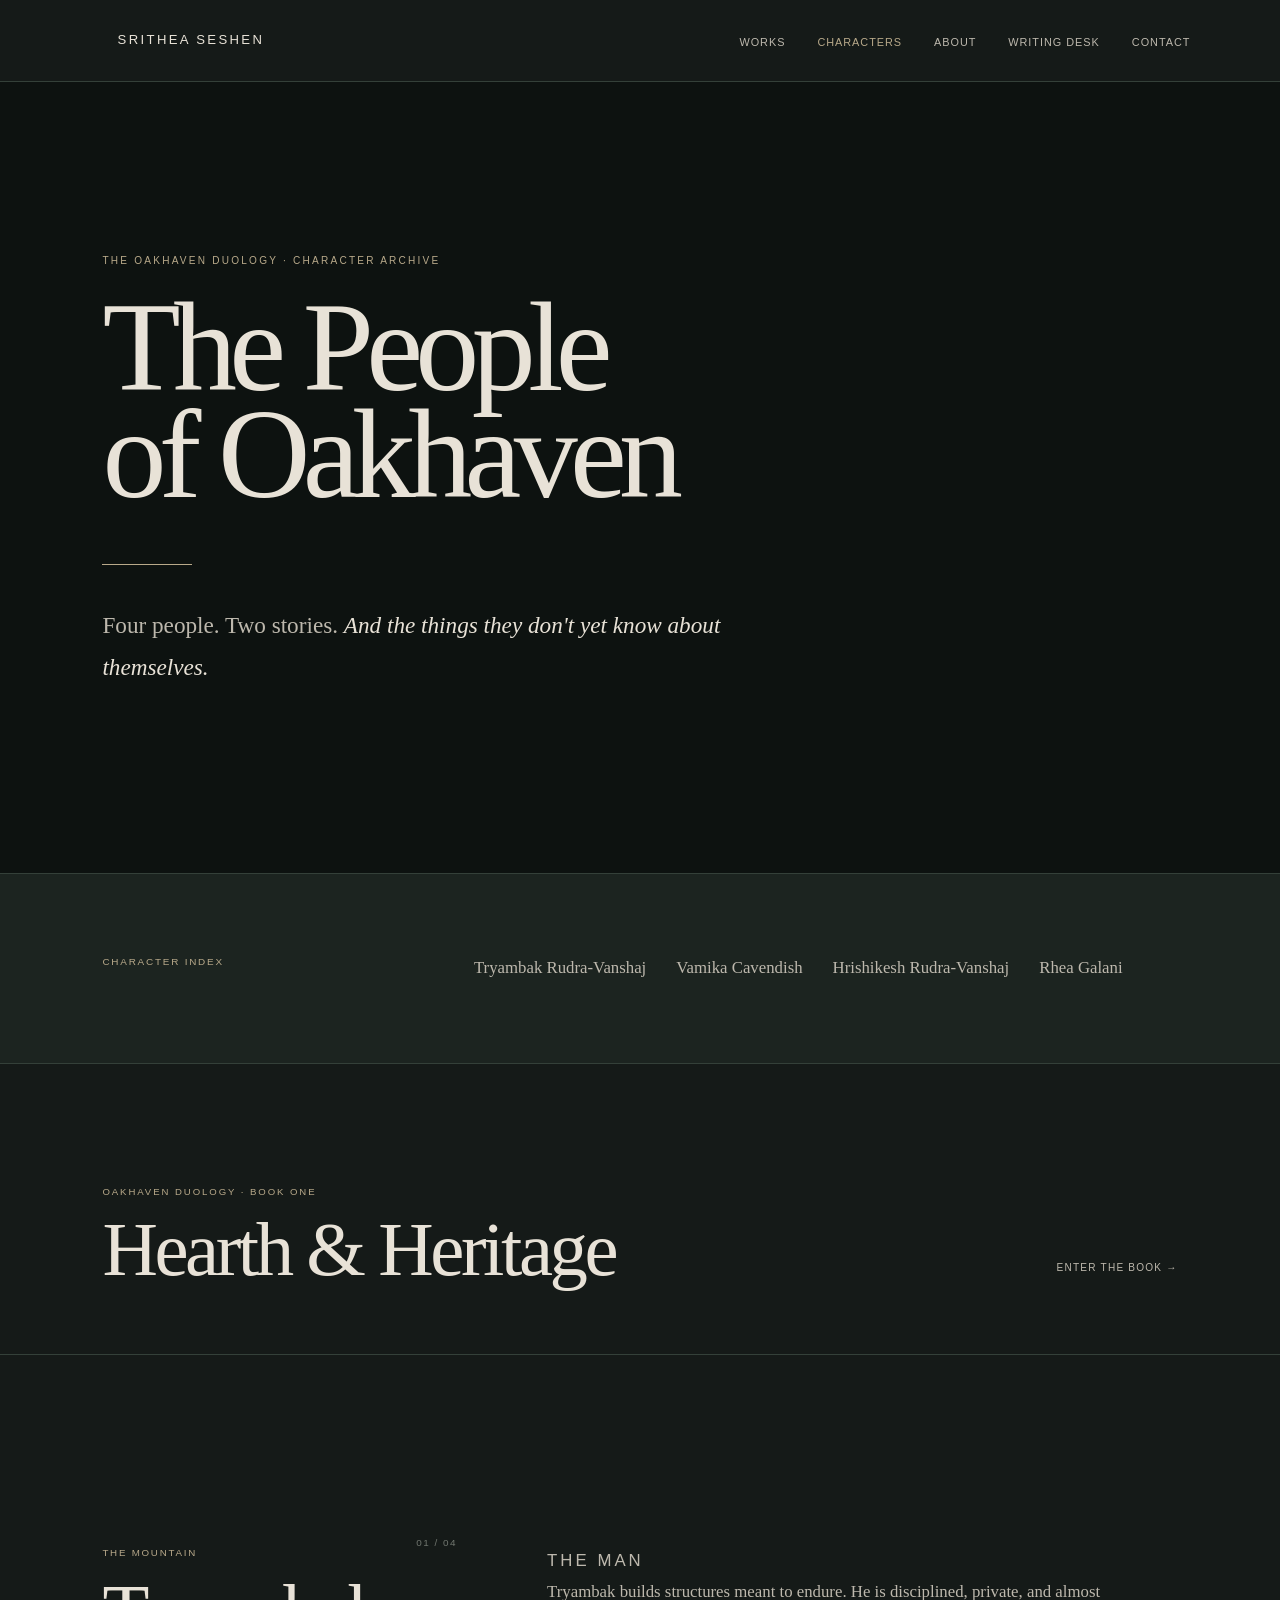
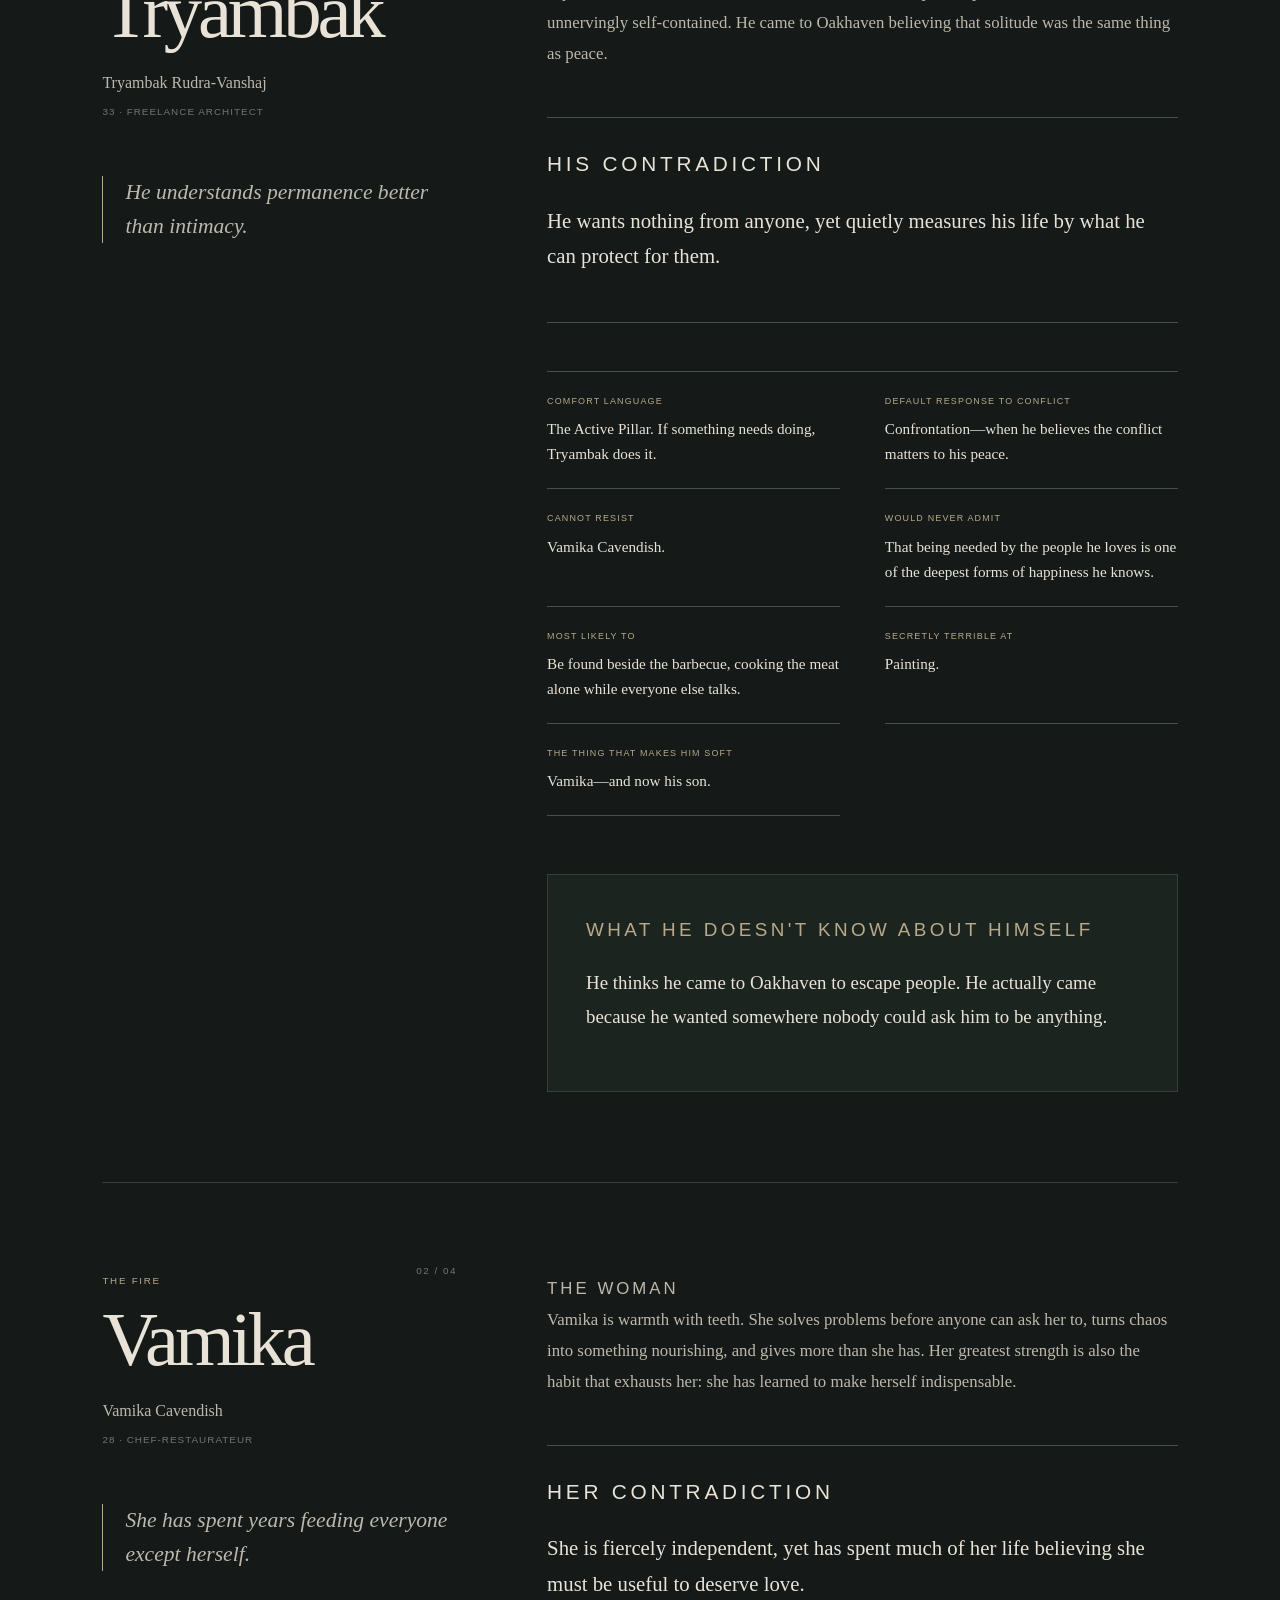
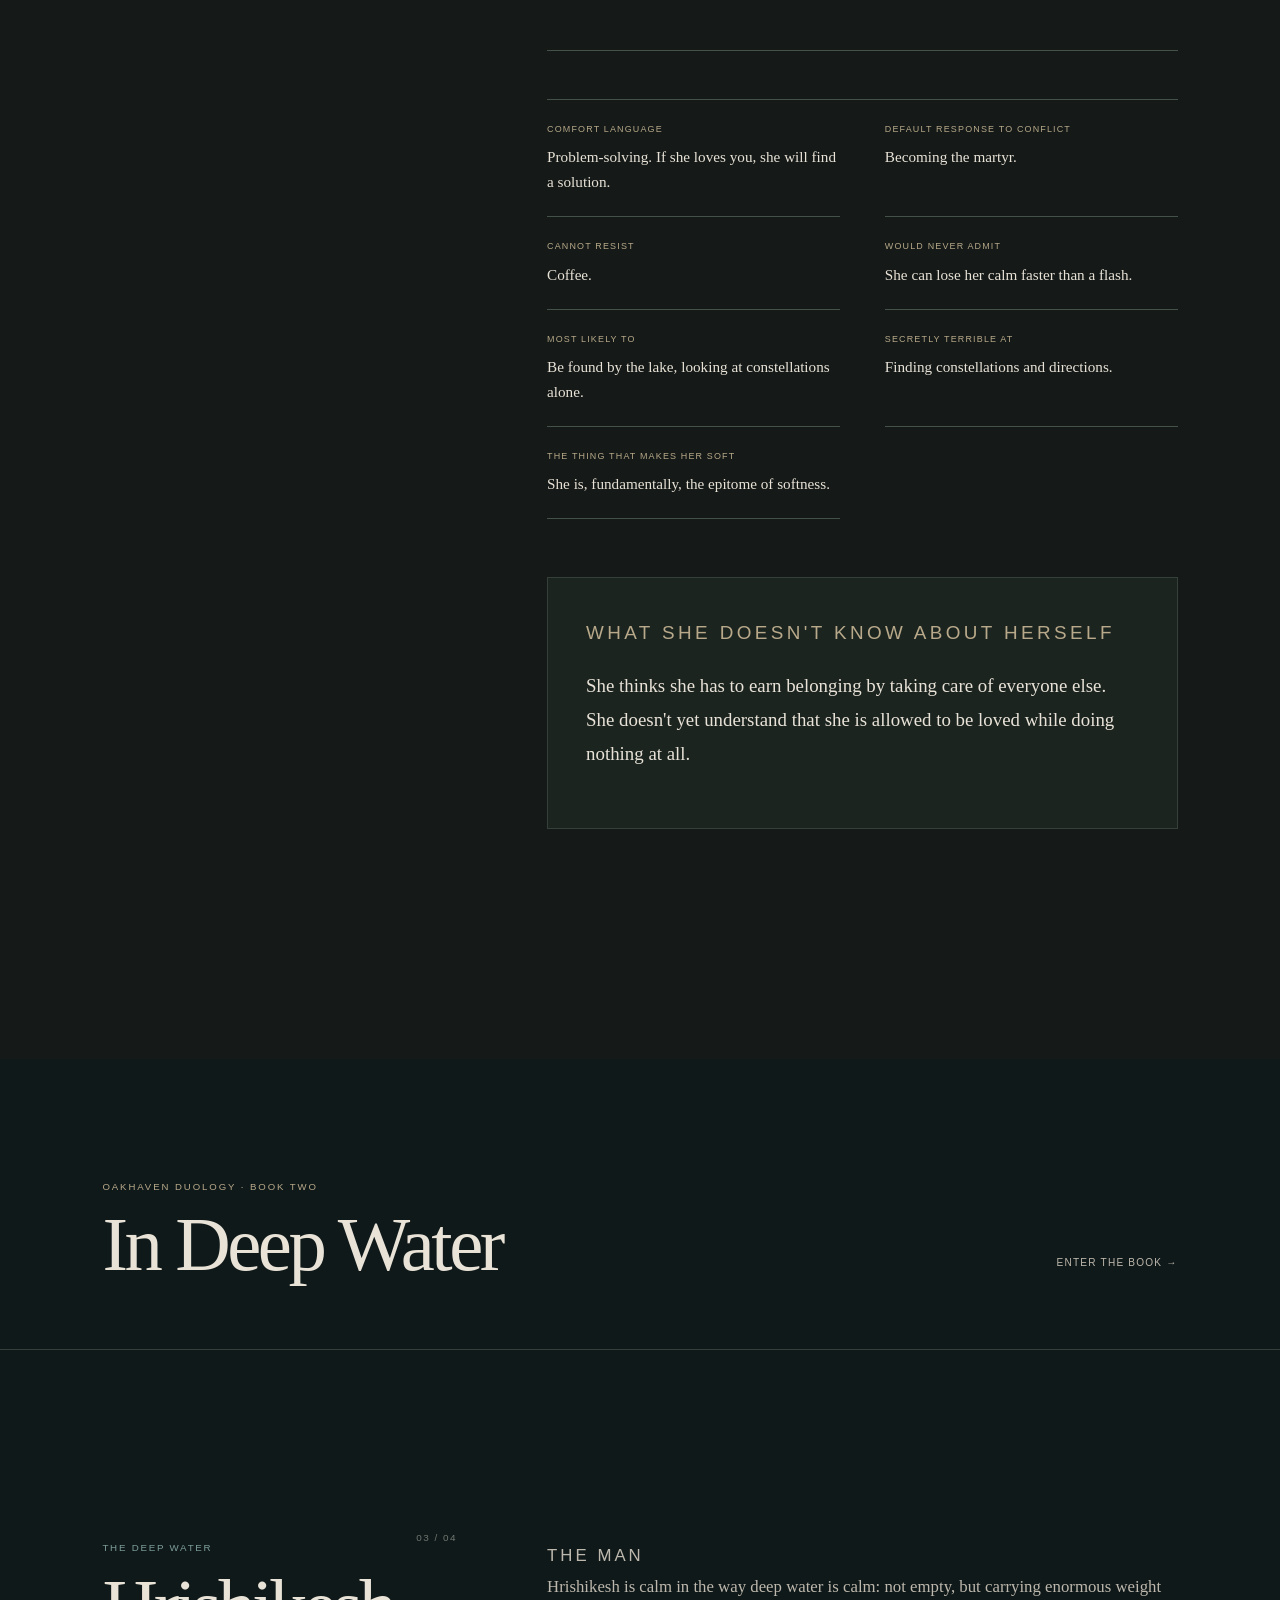
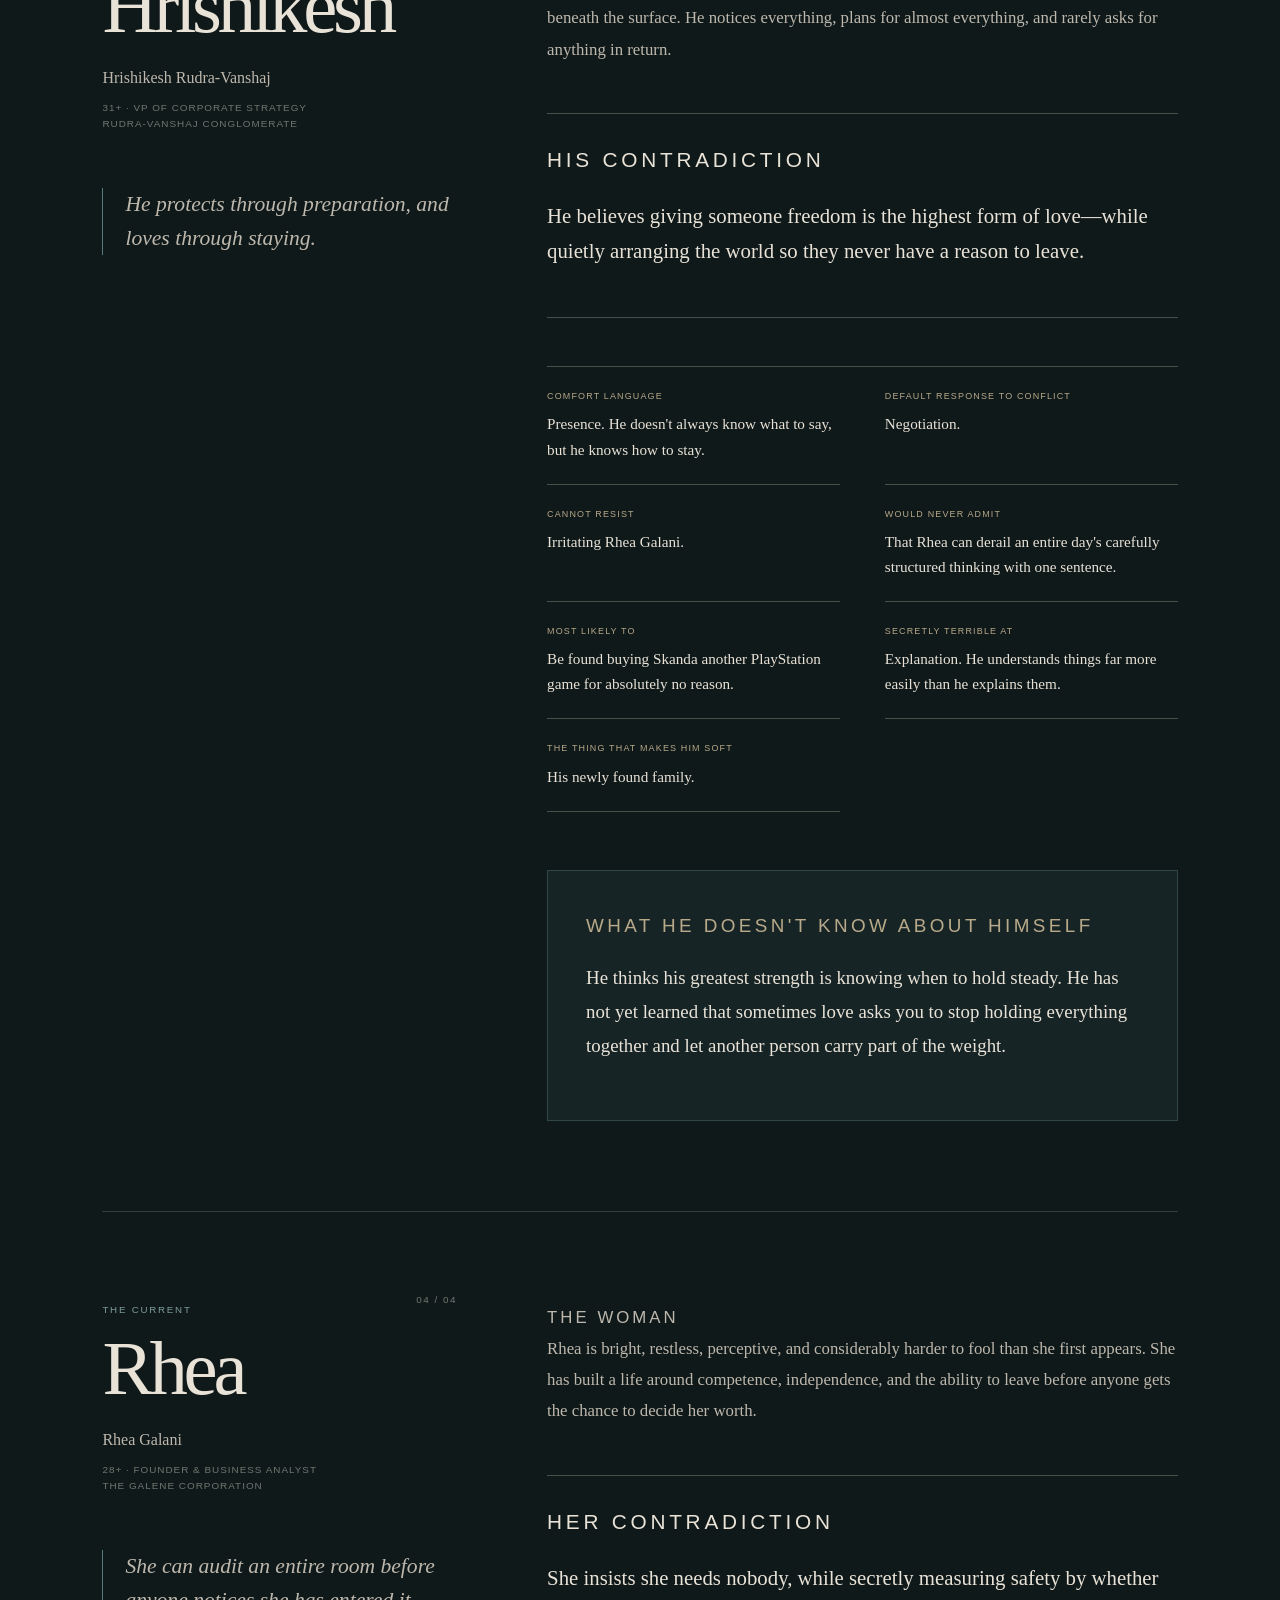
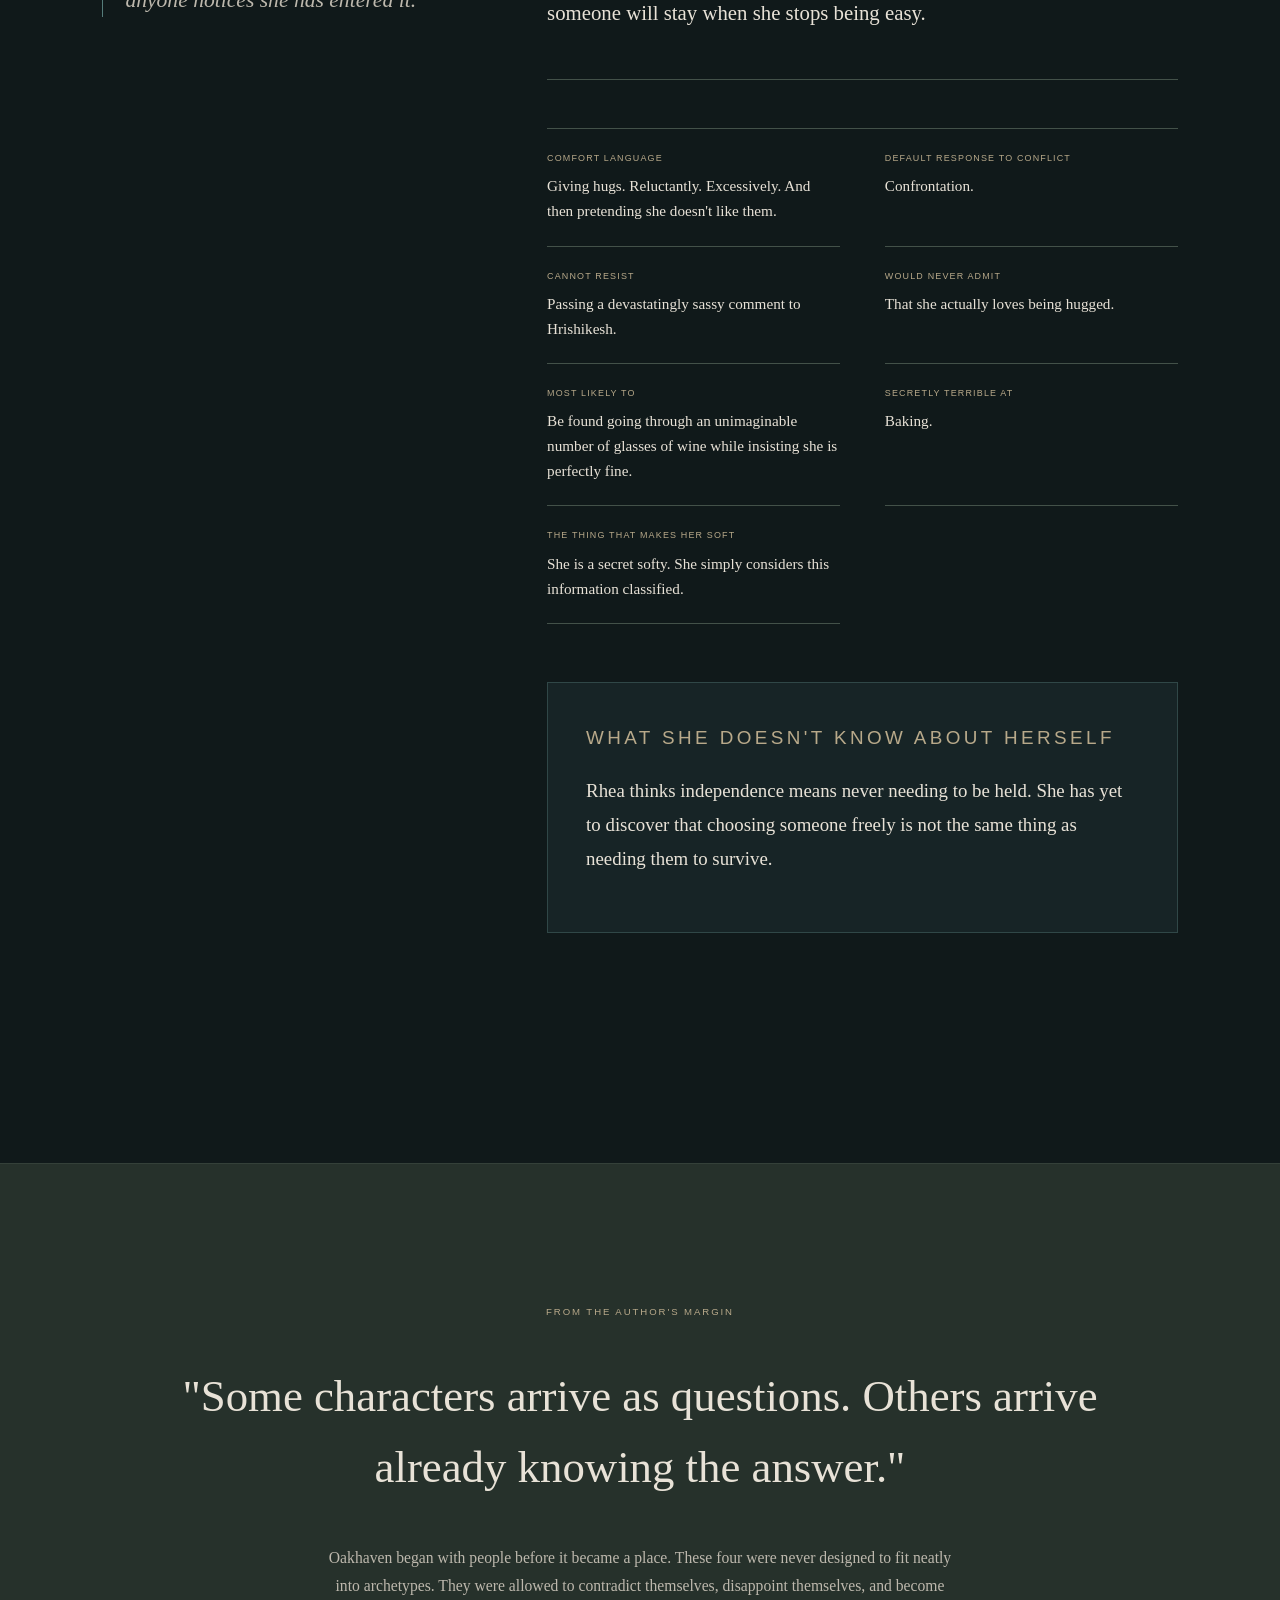
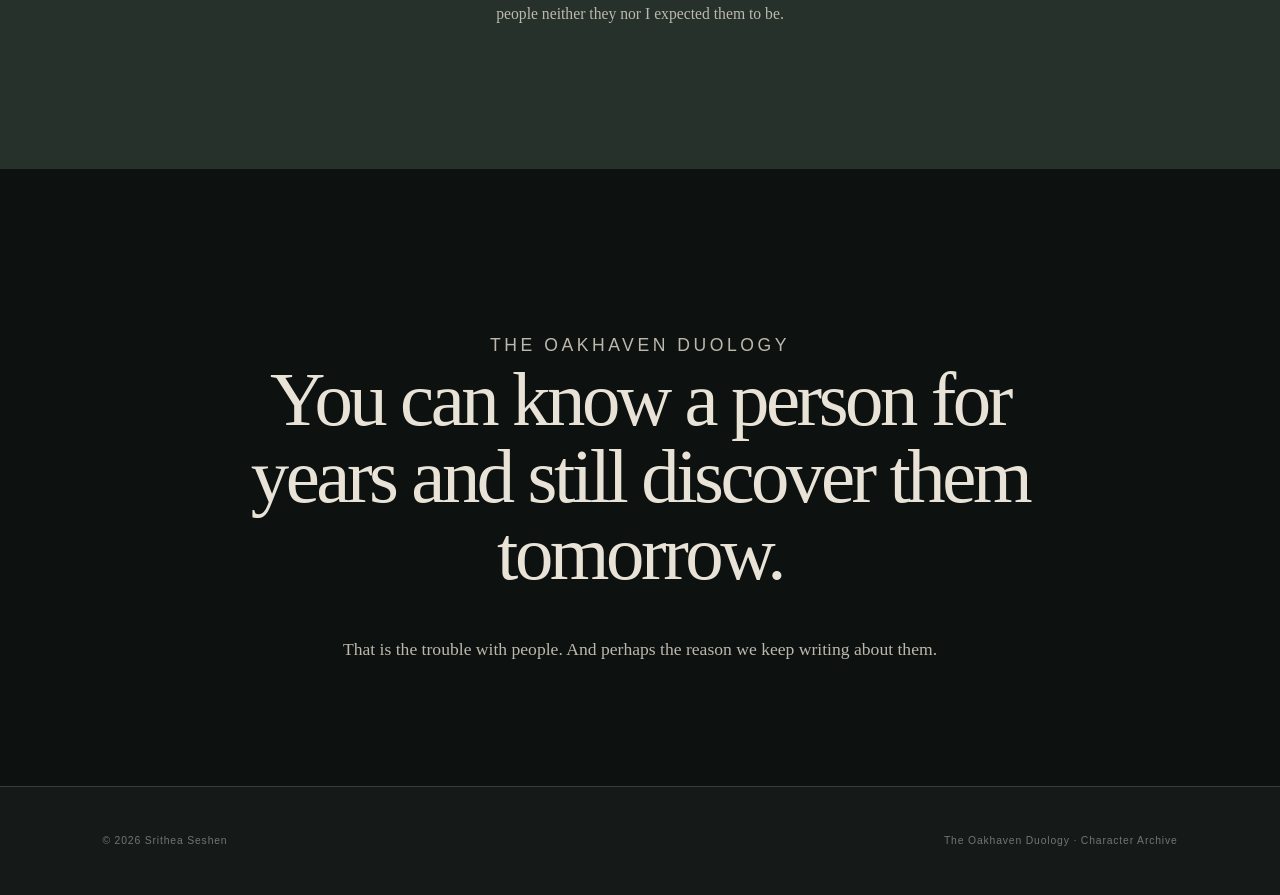
<file: oakhaven-characters.html>
<!DOCTYPE html>
<html lang="en">

<head>

    <meta charset="UTF-8">

    <meta
        name="viewport"
        content="width=device-width, initial-scale=1.0"
    >

    <title>
        The Oakhaven Duology — Characters — Srithea Seshen
    </title>

    <meta
        name="description"
        content="The characters of The Oakhaven Duology by Srithea Seshen."
    >

    <style>

        :root {

            --bg:
                #151A18;

            --bg-deep:
                #0D1210;

            --surface:
                #1C2420;

            --surface-light:
                #26312B;

            --text:
                #E8E2D7;

            --text-muted:
                #BDB8AD;

            --text-dim:
                #70766F;

            --accent:
                #B8A98A;

            --accent-soft:
                #8FA39A;

            --line:
                #344039;

            --line-soft:
                #435149;

            --water:
                #557C7A;

            --fire:
                #A66A4E;
        }


        /* =====================================================
           RESET
        ===================================================== */

        * {
            box-sizing:
                border-box;
        }

        html {
            scroll-behavior:
                smooth;
        }

        body {

            margin:
                0;

            background:
                var(--bg-deep);

            color:
                var(--text);

            font-family:
                Georgia,
                "Times New Roman",
                serif;

            line-height:
                1.7;

            -webkit-font-smoothing:
                antialiased;

            -moz-osx-font-smoothing:
                grayscale;
        }

        a {

            color:
                inherit;
        }


        /* =====================================================
           NAVIGATION
        ===================================================== */

        nav {

            padding:
                27px 7%;

            display:
                flex;

            justify-content:
                space-between;

            align-items:
                center;

            border-bottom:
                1px solid var(--line);

            background:
                var(--bg);

            position:
                sticky;

            top:
                0;

            z-index:
                20;
        }

        .logo {

            font-family:
                Arial,
                Helvetica,
                sans-serif;

            font-size:
                0.82rem;

            letter-spacing:
                0.18em;

            text-transform:
                uppercase;

            text-decoration:
                none;

            color:
                var(--text);
        }

        nav a {

            margin-left:
                28px;

            font-family:
                Arial,
                Helvetica,
                sans-serif;

            font-size:
                0.68rem;

            letter-spacing:
                0.09em;

            text-transform:
                uppercase;

            text-decoration:
                none;

            color:
                var(--text-muted);

            transition:
                color 0.25s ease;
        }

        nav a:hover {

            color:
                var(--accent);
        }

        nav .active {

            color:
                var(--accent);
        }


        /* =====================================================
           HERO
        ===================================================== */

        .archive-hero {

            min-height:
                88vh;

            padding:
                105px 8% 120px;

            display:
                flex;

            flex-direction:
                column;

            justify-content:
                center;

            background:
                var(--bg-deep);

            border-bottom:
                1px solid var(--line);
        }

        .archive-kicker {

            margin:
                0 0 25px;

            font-family:
                Arial,
                Helvetica,
                sans-serif;

            font-size:
                0.63rem;

            letter-spacing:
                0.22em;

            text-transform:
                uppercase;

            color:
                var(--accent);
        }

        .archive-hero h1 {

            max-width:
                1100px;

            margin:
                0;

            font-size:
                clamp(
                    4rem,
                    10vw,
                    10rem
                );

            line-height:
                0.84;

            font-weight:
                400;

            letter-spacing:
                -0.06em;
        }

        .hero-line {

            width:
                90px;

            height:
                1px;

            margin:
                55px 0 40px;

            background:
                var(--accent);
        }

        .archive-intro {

            max-width:
                720px;

            margin:
                0;

            font-size:
                clamp(
                    1.15rem,
                    2vw,
                    1.45rem
                );

            line-height:
                1.8;

            color:
                var(--text-muted);
        }

        .archive-intro em {

            color:
                var(--text);
        }


        /* =====================================================
           ARCHIVE INDEX
        ===================================================== */

        .archive-index {

            padding:
                80px 8%;

            background:
                var(--surface);

            border-bottom:
                1px solid var(--line);
        }

        .index-inner {

            max-width:
                1200px;

            margin:
                0 auto;

            display:
                grid;

            grid-template-columns:
                0.6fr 1.4fr;

            gap:
                70px;
        }

        .index-label {

            font-family:
                Arial,
                Helvetica,
                sans-serif;

            font-size:
                0.62rem;

            letter-spacing:
                0.18em;

            text-transform:
                uppercase;

            color:
                var(--accent);
        }

        .index-links {

            display:
                flex;

            flex-wrap:
                wrap;

            gap:
                12px 30px;
        }

        .index-links a {

            font-size:
                1.05rem;

            text-decoration:
                none;

            color:
                var(--text-muted);

            transition:
                color 0.25s ease;
        }

        .index-links a:hover {

            color:
                var(--text);
        }


        /* =====================================================
           BOOK DIVIDER
        ===================================================== */

        .book-divider {

            padding:
                120px 8% 70px;

            background:
                var(--bg);

            border-bottom:
                1px solid var(--line);
        }

        .book-divider-inner {

            max-width:
                1200px;

            margin:
                0 auto;

            display:
                flex;

            justify-content:
                space-between;

            align-items:
                flex-end;

            gap:
                50px;
        }

        .book-number {

            margin:
                0 0 15px;

            font-family:
                Arial,
                Helvetica,
                sans-serif;

            font-size:
                0.6rem;

            letter-spacing:
                0.2em;

            text-transform:
                uppercase;

            color:
                var(--accent);
        }

        .book-divider h2 {

            margin:
                0;

            font-size:
                clamp(
                    3rem,
                    6vw,
                    6rem
                );

            line-height:
                0.9;

            font-weight:
                400;

            letter-spacing:
                -0.045em;
        }

        .book-link {

            padding-bottom:
                8px;

            font-family:
                Arial,
                Helvetica,
                sans-serif;

            font-size:
                0.63rem;

            letter-spacing:
                0.12em;

            text-transform:
                uppercase;

            text-decoration:
                none;

            color:
                var(--text-muted);

            white-space:
                nowrap;

            transition:
                color 0.25s ease;
        }

        .book-link:hover {

            color:
                var(--accent);
        }


        /* =====================================================
           CHARACTER SECTION
        ===================================================== */

        .character-section {

            padding:
                100px 8% 140px;

            background:
                var(--bg);
        }

        .character-container {

            max-width:
                1200px;

            margin:
                0 auto;
        }

        .character {

            display:
                grid;

            grid-template-columns:
                0.72fr 1.28fr;

            gap:
                90px;

            padding:
                90px 0;

            border-bottom:
                1px solid var(--line);
        }

        .character:last-child {

            border-bottom:
                none;
        }


        /* =====================================================
           CHARACTER IDENTITY
        ===================================================== */

        .character-identity {

            position:
                relative;
        }

        .character-index {

            position:
                absolute;

            top:
                -10px;

            right:
                0;

            font-family:
                Arial,
                Helvetica,
                sans-serif;

            font-size:
                0.62rem;

            letter-spacing:
                0.15em;

            color:
                var(--text-dim);
        }

        .character-type {

            margin:
                0 0 18px;

            font-family:
                Arial,
                Helvetica,
                sans-serif;

            font-size:
                0.61rem;

            letter-spacing:
                0.18em;

            text-transform:
                uppercase;

            color:
                var(--accent);
        }

        .character-name {

            margin:
                0;

            font-size:
                clamp(
                    3.5rem,
                    6vw,
                    6.8rem
                );

            line-height:
                0.84;

            font-weight:
                400;

            letter-spacing:
                -0.055em;
        }

        .character-full-name {

            margin:
                25px 0 8px;

            font-size:
                1rem;

            color:
                var(--text-muted);
        }

        .character-role {

            margin:
                0;

            font-family:
                Arial,
                Helvetica,
                sans-serif;

            font-size:
                0.62rem;

            letter-spacing:
                0.1em;

            text-transform:
                uppercase;

            color:
                var(--text-dim);
        }

        .character-essence {

            margin:
                55px 0 0;

            padding-left:
                22px;

            border-left:
                1px solid var(--accent);

            font-size:
                1.35rem;

            line-height:
                1.55;

            font-style:
                italic;

            color:
                var(--text-muted);
        }


        /* =====================================================
           CHARACTER DETAILS
        ===================================================== */

        .character-details {

            display:
                flex;

            flex-direction:
                column;

            gap:
                48px;
        }

        .detail-block {

            max-width:
                720px;
        }

        .detail-label {

            margin:
                0 0 14px;

            font-family:
                Arial,
                Helvetica,
                sans-serif;

            font-size:
                0.58rem;

            letter-spacing:
                0.18em;

            text-transform:
                uppercase;

            color:
                var(--text-dim);
        }

        .detail-block p {

            margin:
                0;

            font-size:
                1.05rem;

            line-height:
                1.85;

            color:
                var(--text-muted);
        }


        /* =====================================================
           CONTRADICTION
        ===================================================== */

        .contradiction {

            padding:
                28px 0;

            border-top:
                1px solid var(--line-soft);

            border-bottom:
                1px solid var(--line-soft);
        }

        .contradiction p {

            font-size:
                1.3rem;

            color:
                var(--text);
        }


        /* =====================================================
           TRIVIA
        ===================================================== */

        .trivia {

            display:
                grid;

            grid-template-columns:
                1fr 1fr;

            gap:
                0 45px;

            border-top:
                1px solid var(--line-soft);
        }

        .trivia-item {

            padding:
                22px 0;

            border-bottom:
                1px solid var(--line-soft);
        }

        .trivia-item p {

            margin:
                0;

            font-size:
                0.95rem;

            line-height:
                1.65;
        }

        .trivia-item strong {

            display:
                block;

            margin-bottom:
                7px;

            font-family:
                Arial,
                Helvetica,
                sans-serif;

            font-size:
                0.56rem;

            letter-spacing:
                0.13em;

            text-transform:
                uppercase;

            font-weight:
                400;

            color:
                var(--accent);
        }


        /* =====================================================
           WHAT THEY DON'T KNOW
        ===================================================== */

        .unknown {

            margin-top:
                10px;

            padding:
                38px;

            background:
                var(--surface);

            border:
                1px solid var(--line);
        }

        .unknown .detail-label {

            color:
                var(--accent);
        }

        .unknown p {

            font-size:
                1.18rem;

            line-height:
                1.8;

            color:
                var(--text);
        }


        /* =====================================================
           BOOK TWO WATER ACCENT
        ===================================================== */

        .water-section {

            background:
                #10191A;
        }

        .water-section .book-divider {

            background:
                #10191A;
        }

        .water-section .character-section {

            background:
                #10191A;
        }

        .water-section .character-essence {

            border-left-color:
                var(--water);
        }

        .water-section .character-type {

            color:
                #7D9D9A;
        }

        .water-section .unknown {

            background:
                #172426;

            border-color:
                #304747;
        }


        /* =====================================================
           AUTHOR'S MARGIN
        ===================================================== */

        .margin {

            padding:
                140px 8%;

            background:
                var(--surface-light);

            border-top:
                1px solid var(--line);
        }

        .margin-inner {

            max-width:
                1000px;

            margin:
                0 auto;

            text-align:
                center;
        }

        .margin-label {

            margin:
                0 0 40px;

            font-family:
                Arial,
                Helvetica,
                sans-serif;

            font-size:
                0.6rem;

            letter-spacing:
                0.2em;

            text-transform:
                uppercase;

            color:
                var(--accent);
        }

        .margin blockquote {

            margin:
                0;

            font-size:
                clamp(
                    1.7rem,
                    3.5vw,
                    3rem
                );

            line-height:
                1.6;

            font-weight:
                400;

            color:
                var(--text);
        }

        .margin-note {

            max-width:
                650px;

            margin:
                40px auto 0;

            font-size:
                0.98rem;

            line-height:
                1.8;

            color:
                var(--text-muted);
        }


        /* =====================================================
           DUO CLOSING
        ===================================================== */

        .closing {

            min-height:
                65vh;

            padding:
                120px 8%;

            display:
                flex;

            align-items:
                center;

            justify-content:
                center;

            text-align:
                center;

            background:
                var(--bg-deep);
        }

        .closing-inner {

            max-width:
                900px;
        }

        .closing-label {

            margin:
                0 0 35px;

            font-family:
                Arial,
                Helvetica,
                sans-serif;

            font-size:
                0.6rem;

            letter-spacing:
                0.2em;

            text-transform:
                uppercase;

            color:
                var(--text-dim);
        }

        .closing h2 {

            margin:
                0;

            font-size:
                clamp(
                    2.8rem,
                    6vw,
                    5.7rem
                );

            line-height:
                1;

            font-weight:
                400;

            letter-spacing:
                -0.045em;
        }

        .closing p {

            max-width:
                650px;

            margin:
                40px auto 0;

            font-size:
                1.1rem;

            line-height:
                1.9;

            color:
                var(--text-muted);
        }


        /* =====================================================
           FOOTER
        ===================================================== */

        footer {

            padding:
                45px 8%;

            display:
                flex;

            justify-content:
                space-between;

            align-items:
                center;

            border-top:
                1px solid var(--line);

            background:
                var(--bg);

            font-family:
                Arial,
                Helvetica,
                sans-serif;

            font-size:
                0.65rem;

            letter-spacing:
                0.08em;

            color:
                var(--text-dim);
        }


        /* =====================================================
           MOBILE
        ===================================================== */

        @media (max-width: 850px) {

            nav {

                padding:
                    23px 6%;
            }

            nav a {

                margin-left:
                    15px;

                font-size:
                    0.65rem;
            }

            .archive-hero {

                min-height:
                    78vh;

                padding:
                    85px 7%;
            }

            .archive-index {

                padding:
                    65px 7%;
            }

            .index-inner {

                grid-template-columns:
                    1fr;

                gap:
                    25px;
            }

            .book-divider {

                padding:
                    85px 7% 55px;
            }

            .book-divider-inner {

                flex-direction:
                    column;

                align-items:
                    flex-start;

                gap:
                    25px;
            }

            .character-section {

                padding:
                    70px 7% 100px;
            }

            .character {

                grid-template-columns:
                    1fr;

                gap:
                    55px;

                padding:
                    75px 0;
            }

            .character-index {

                position:
                    static;

                margin-bottom:
                    25px;
            }

            .character-essence {

                margin-top:
                    40px;
            }

            .trivia {

                grid-template-columns:
                    1fr;
            }

            .margin,
            .closing {

                padding:
                    100px 7%;
            }

            footer {

                padding:
                    35px 7%;

                flex-direction:
                    column;

                align-items:
                    flex-start;

                gap:
                    12px;
            }
        }


        @media (max-width: 520px) {

            nav {

                flex-direction:
                    column;

                align-items:
                    flex-start;

                gap:
                    17px;
            }

            nav div:last-child {

                display:
                    flex;

                flex-wrap:
                    wrap;

                gap:
                    12px;
            }

            nav a {

                margin:
                    0 12px 0 0;
            }

            .archive-hero h1 {

                font-size:
                    4rem;
            }

            .character-name {

                font-size:
                    4.2rem;
            }

            .unknown {

                padding:
                    27px;
            }

        }

    </style>

</head>


<body>


    <!-- =====================================================
         NAVIGATION
         ===================================================== -->

    <nav>

        <a
            class="logo"
            href="index.html"
        >
            Srithea Seshen
        </a>

        <div>

            <a href="index.html#works">
                Works
            </a>

            <a
                class="active"
                href="oakhaven-characters.html"
            >
                Characters
            </a>

            <a href="about.html">
                About
            </a>

            <a href="writing-desk.html">
                Writing Desk
            </a>

            <a href="contact.html">
                Contact
            </a>

        </div>

    </nav>


    <main>


        <!-- =================================================
             ARCHIVE HERO
             ================================================= -->

        <section class="archive-hero">

            <p class="archive-kicker">
                The Oakhaven Duology · Character Archive
            </p>

            <h1>
                The People<br>
                of Oakhaven
            </h1>

            <div class="hero-line"></div>

            <p class="archive-intro">
                Four people. Two stories.
                <em>And the things they don't yet know
                about themselves.</em>
            </p>

        </section>


        <!-- =================================================
             ARCHIVE INDEX
             ================================================= -->

        <section class="archive-index">

            <div class="index-inner">

                <div class="index-label">
                    Character Index
                </div>

                <div class="index-links">

                    <a href="#tryambak">
                        Tryambak Rudra-Vanshaj
                    </a>

                    <a href="#vamika">
                        Vamika Cavendish
                    </a>

                    <a href="#hrishikesh">
                        Hrishikesh Rudra-Vanshaj
                    </a>

                    <a href="#rhea">
                        Rhea Galani
                    </a>

                </div>

            </div>

        </section>


        <!-- =================================================
             BOOK ONE DIVIDER
             ================================================= -->

        <section class="book-divider">

            <div class="book-divider-inner">

                <div>

                    <p class="book-number">
                        Oakhaven Duology · Book One
                    </p>

                    <h2>
                        Hearth &amp; Heritage
                    </h2>

                </div>

                <a
                    class="book-link"
                    href="hearth-and-heritage.html"
                >
                    Enter the book →
                </a>

            </div>

        </section>


        <!-- =================================================
             BOOK ONE CHARACTERS
             ================================================= -->

        <section class="character-section">

            <div class="character-container">


                <!-- TRYAMBAK -->

                <article
                    class="character"
                    id="tryambak"
                >

                    <div class="character-identity">

                        <span class="character-index">
                            01 / 04
                        </span>

                        <p class="character-type">
                            The Mountain
                        </p>

                        <h2 class="character-name">
                            Tryambak
                        </h2>

                        <p class="character-full-name">
                            Tryambak Rudra-Vanshaj
                        </p>

                        <p class="character-role">
                            33 · Freelance Architect
                        </p>

                        <p class="character-essence">
                            He understands permanence
                            better than intimacy.
                        </p>

                    </div>


                    <div class="character-details">


                        <div class="detail-block">

                            <p class="detail-label">
                                The Man
                            </p>

                            <p>
                                Tryambak builds structures meant
                                to endure. He is disciplined,
                                private, and almost unnervingly
                                self-contained. He came to
                                Oakhaven believing that solitude
                                was the same thing as peace.
                            </p>

                        </div>


                        <div class="contradiction">

                            <p class="detail-label">
                                His contradiction
                            </p>

                            <p>
                                He wants nothing from anyone,
                                yet quietly measures his life
                                by what he can protect for them.
                            </p>

                        </div>


                        <div class="trivia">


                            <div class="trivia-item">

                                <strong>
                                    Comfort language
                                </strong>

                                <p>
                                    The Active Pillar.
                                    If something needs doing,
                                    Tryambak does it.
                                </p>

                            </div>


                            <div class="trivia-item">

                                <strong>
                                    Default response to conflict
                                </strong>

                                <p>
                                    Confrontation—when he
                                    believes the conflict matters
                                    to his peace.
                                </p>

                            </div>


                            <div class="trivia-item">

                                <strong>
                                    Cannot resist
                                </strong>

                                <p>
                                    Vamika Cavendish.
                                </p>

                            </div>


                            <div class="trivia-item">

                                <strong>
                                    Would never admit
                                </strong>

                                <p>
                                    That being needed by the
                                    people he loves is one of
                                    the deepest forms of happiness
                                    he knows.
                                </p>

                            </div>


                            <div class="trivia-item">

                                <strong>
                                    Most likely to
                                </strong>

                                <p>
                                    Be found beside the barbecue,
                                    cooking the meat alone while
                                    everyone else talks.
                                </p>

                            </div>


                            <div class="trivia-item">

                                <strong>
                                    Secretly terrible at
                                </strong>

                                <p>
                                    Painting.
                                </p>

                            </div>


                            <div class="trivia-item">

                                <strong>
                                    The thing that makes him soft
                                </strong>

                                <p>
                                    Vamika—and now his son.
                                </p>

                            </div>

                        </div>


                        <div class="unknown">

                            <p class="detail-label">
                                What he doesn't know about himself
                            </p>

                            <p>
                                He thinks he came to Oakhaven
                                to escape people. He actually
                                came because he wanted somewhere
                                nobody could ask him to be anything.
                            </p>

                        </div>

                    </div>

                </article>


                <!-- VAMIKA -->

                <article
                    class="character"
                    id="vamika"
                >

                    <div class="character-identity">

                        <span class="character-index">
                            02 / 04
                        </span>

                        <p class="character-type">
                            The Fire
                        </p>

                        <h2 class="character-name">
                            Vamika
                        </h2>

                        <p class="character-full-name">
                            Vamika Cavendish
                        </p>

                        <p class="character-role">
                            28 · Chef-Restaurateur
                        </p>

                        <p class="character-essence">
                            She has spent years feeding
                            everyone except herself.
                        </p>

                    </div>


                    <div class="character-details">


                        <div class="detail-block">

                            <p class="detail-label">
                                The Woman
                            </p>

                            <p>
                                Vamika is warmth with teeth.
                                She solves problems before anyone
                                can ask her to, turns chaos into
                                something nourishing, and gives
                                more than she has. Her greatest
                                strength is also the habit that
                                exhausts her: she has learned to
                                make herself indispensable.
                            </p>

                        </div>


                        <div class="contradiction">

                            <p class="detail-label">
                                Her contradiction
                            </p>

                            <p>
                                She is fiercely independent,
                                yet has spent much of her life
                                believing she must be useful
                                to deserve love.
                            </p>

                        </div>


                        <div class="trivia">


                            <div class="trivia-item">

                                <strong>
                                    Comfort language
                                </strong>

                                <p>
                                    Problem-solving.
                                    If she loves you, she will
                                    find a solution.
                                </p>

                            </div>


                            <div class="trivia-item">

                                <strong>
                                    Default response to conflict
                                </strong>

                                <p>
                                    Becoming the martyr.
                                </p>

                            </div>


                            <div class="trivia-item">

                                <strong>
                                    Cannot resist
                                </strong>

                                <p>
                                    Coffee.
                                </p>

                            </div>


                            <div class="trivia-item">

                                <strong>
                                    Would never admit
                                </strong>

                                <p>
                                    She can lose her calm
                                    faster than a flash.
                                </p>

                            </div>


                            <div class="trivia-item">

                                <strong>
                                    Most likely to
                                </strong>

                                <p>
                                    Be found by the lake,
                                    looking at constellations
                                    alone.
                                </p>

                            </div>


                            <div class="trivia-item">

                                <strong>
                                    Secretly terrible at
                                </strong>

                                <p>
                                    Finding constellations
                                    and directions.
                                </p>

                            </div>


                            <div class="trivia-item">

                                <strong>
                                    The thing that makes her soft
                                </strong>

                                <p>
                                    She is, fundamentally,
                                    the epitome of softness.
                                </p>

                            </div>

                        </div>


                        <div class="unknown">

                            <p class="detail-label">
                                What she doesn't know about herself
                            </p>

                            <p>
                                She thinks she has to earn
                                belonging by taking care of
                                everyone else. She doesn't yet
                                understand that she is allowed
                                to be loved while doing nothing
                                at all.
                            </p>

                        </div>

                    </div>

                </article>


            </div>

        </section>


        <!-- =================================================
             BOOK TWO DIVIDER
             ================================================= -->

        <section class="book-divider water-section">

            <div class="book-divider-inner">

                <div>

                    <p class="book-number">
                        Oakhaven Duology · Book Two
                    </p>

                    <h2>
                        In Deep Water
                    </h2>

                </div>

                <a
                    class="book-link"
                    href="in-deep-water.html"
                >
                    Enter the book →
                </a>

            </div>

        </section>


        <!-- =================================================
             BOOK TWO CHARACTERS
             ================================================= -->

        <section class="character-section water-section">

            <div class="character-container">


                <!-- HRISHIKESH -->

                <article
                    class="character"
                    id="hrishikesh"
                >

                    <div class="character-identity">

                        <span class="character-index">
                            03 / 04
                        </span>

                        <p class="character-type">
                            The Deep Water
                        </p>

                        <h2 class="character-name">
                            Hrishikesh
                        </h2>

                        <p class="character-full-name">
                            Hrishikesh Rudra-Vanshaj
                        </p>

                        <p class="character-role">
                            31+ · VP of Corporate Strategy
                        </p>

                        <p class="character-role">
                            Rudra-Vanshaj Conglomerate
                        </p>

                        <p class="character-essence">
                            He protects through preparation,
                            and loves through staying.
                        </p>

                    </div>


                    <div class="character-details">


                        <div class="detail-block">

                            <p class="detail-label">
                                The Man
                            </p>

                            <p>
                                Hrishikesh is calm in the way
                                deep water is calm: not empty,
                                but carrying enormous weight
                                beneath the surface. He notices
                                everything, plans for almost
                                everything, and rarely asks for
                                anything in return.
                            </p>

                        </div>


                        <div class="contradiction">

                            <p class="detail-label">
                                His contradiction
                            </p>

                            <p>
                                He believes giving someone
                                freedom is the highest form
                                of love—while quietly arranging
                                the world so they never have
                                a reason to leave.
                            </p>

                        </div>


                        <div class="trivia">


                            <div class="trivia-item">

                                <strong>
                                    Comfort language
                                </strong>

                                <p>
                                    Presence.
                                    He doesn't always know
                                    what to say, but he knows
                                    how to stay.
                                </p>

                            </div>


                            <div class="trivia-item">

                                <strong>
                                    Default response to conflict
                                </strong>

                                <p>
                                    Negotiation.
                                </p>

                            </div>


                            <div class="trivia-item">

                                <strong>
                                    Cannot resist
                                </strong>

                                <p>
                                    Irritating Rhea Galani.
                                </p>

                            </div>


                            <div class="trivia-item">

                                <strong>
                                    Would never admit
                                </strong>

                                <p>
                                    That Rhea can derail an
                                    entire day's carefully
                                    structured thinking with
                                    one sentence.
                                </p>

                            </div>


                            <div class="trivia-item">

                                <strong>
                                    Most likely to
                                </strong>

                                <p>
                                    Be found buying Skanda
                                    another PlayStation game
                                    for absolutely no reason.
                                </p>

                            </div>


                            <div class="trivia-item">

                                <strong>
                                    Secretly terrible at
                                </strong>

                                <p>
                                    Explanation.
                                    He understands things
                                    far more easily than he
                                    explains them.
                                </p>

                            </div>


                            <div class="trivia-item">

                                <strong>
                                    The thing that makes him soft
                                </strong>

                                <p>
                                    His newly found family.
                                </p>

                            </div>

                        </div>


                        <div class="unknown">

                            <p class="detail-label">
                                What he doesn't know about himself
                            </p>

                            <p>
                                He thinks his greatest strength
                                is knowing when to hold steady.
                                He has not yet learned that
                                sometimes love asks you to stop
                                holding everything together and
                                let another person carry part
                                of the weight.
                            </p>

                        </div>

                    </div>

                </article>


                <!-- RHEA -->

                <article
                    class="character"
                    id="rhea"
                >

                    <div class="character-identity">

                        <span class="character-index">
                            04 / 04
                        </span>

                        <p class="character-type">
                            The Current
                        </p>

                        <h2 class="character-name">
                            Rhea
                        </h2>

                        <p class="character-full-name">
                            Rhea Galani
                        </p>

                        <p class="character-role">
                            28+ · Founder &amp; Business Analyst
                        </p>

                        <p class="character-role">
                            The Galene Corporation
                        </p>

                        <p class="character-essence">
                            She can audit an entire room
                            before anyone notices she has
                            entered it.
                        </p>

                    </div>


                    <div class="character-details">


                        <div class="detail-block">

                            <p class="detail-label">
                                The Woman
                            </p>

                            <p>
                                Rhea is bright, restless,
                                perceptive, and considerably
                                harder to fool than she first
                                appears. She has built a life
                                around competence, independence,
                                and the ability to leave before
                                anyone gets the chance to decide
                                her worth.
                            </p>

                        </div>


                        <div class="contradiction">

                            <p class="detail-label">
                                Her contradiction
                            </p>

                            <p>
                                She insists she needs nobody,
                                while secretly measuring safety
                                by whether someone will stay
                                when she stops being easy.
                            </p>

                        </div>


                        <div class="trivia">


                            <div class="trivia-item">

                                <strong>
                                    Comfort language
                                </strong>

                                <p>
                                    Giving hugs.
                                    Reluctantly. Excessively.
                                    And then pretending she
                                    doesn't like them.
                                </p>

                            </div>


                            <div class="trivia-item">

                                <strong>
                                    Default response to conflict
                                </strong>

                                <p>
                                    Confrontation.
                                </p>

                            </div>


                            <div class="trivia-item">

                                <strong>
                                    Cannot resist
                                </strong>

                                <p>
                                    Passing a devastatingly
                                    sassy comment to Hrishikesh.
                                </p>

                            </div>


                            <div class="trivia-item">

                                <strong>
                                    Would never admit
                                </strong>

                                <p>
                                    That she actually loves
                                    being hugged.
                                </p>

                            </div>


                            <div class="trivia-item">

                                <strong>
                                    Most likely to
                                </strong>

                                <p>
                                    Be found going through an
                                    unimaginable number of glasses
                                    of wine while insisting she
                                    is perfectly fine.
                                </p>

                            </div>


                            <div class="trivia-item">

                                <strong>
                                    Secretly terrible at
                                </strong>

                                <p>
                                    Baking.
                                </p>

                            </div>


                            <div class="trivia-item">

                                <strong>
                                    The thing that makes her soft
                                </strong>

                                <p>
                                    She is a secret softy.
                                    She simply considers this
                                    information classified.
                                </p>

                            </div>

                        </div>


                        <div class="unknown">

                            <p class="detail-label">
                                What she doesn't know about herself
                            </p>

                            <p>
                                Rhea thinks independence means
                                never needing to be held.
                                She has yet to discover that
                                choosing someone freely is not
                                the same thing as needing them
                                to survive.
                            </p>

                        </div>

                    </div>

                </article>


            </div>

        </section>


        <!-- =================================================
             AUTHOR'S MARGIN
             ================================================= -->

        <section class="margin">

            <div class="margin-inner">

                <p class="margin-label">
                    From the author's margin
                </p>

                <blockquote>
                    "Some characters arrive as questions.
                    Others arrive already knowing the answer."
                </blockquote>

                <p class="margin-note">
                    Oakhaven began with people before it
                    became a place. These four were never
                    designed to fit neatly into archetypes.
                    They were allowed to contradict themselves,
                    disappoint themselves, and become people
                    neither they nor I expected them to be.
                </p>

            </div>

        </section>


        <!-- =================================================
             CLOSING
             ================================================= -->

        <section class="closing">

            <div class="closing-inner">

                <p class="closing-label">
                    The Oakhaven Duology
                </p>

                <h2>
                    You can know a person
                    for years and still
                    discover them tomorrow.
                </h2>

                <p>
                    That is the trouble with people.
                    And perhaps the reason we keep
                    writing about them.
                </p>

            </div>

        </section>


    </main>


    <!-- =====================================================
         FOOTER
         ===================================================== -->

    <footer>

        <span>
            © 2026 Srithea Seshen
        </span>

        <span>
            The Oakhaven Duology · Character Archive
        </span>

    </footer>


</body>

</html>
</file>
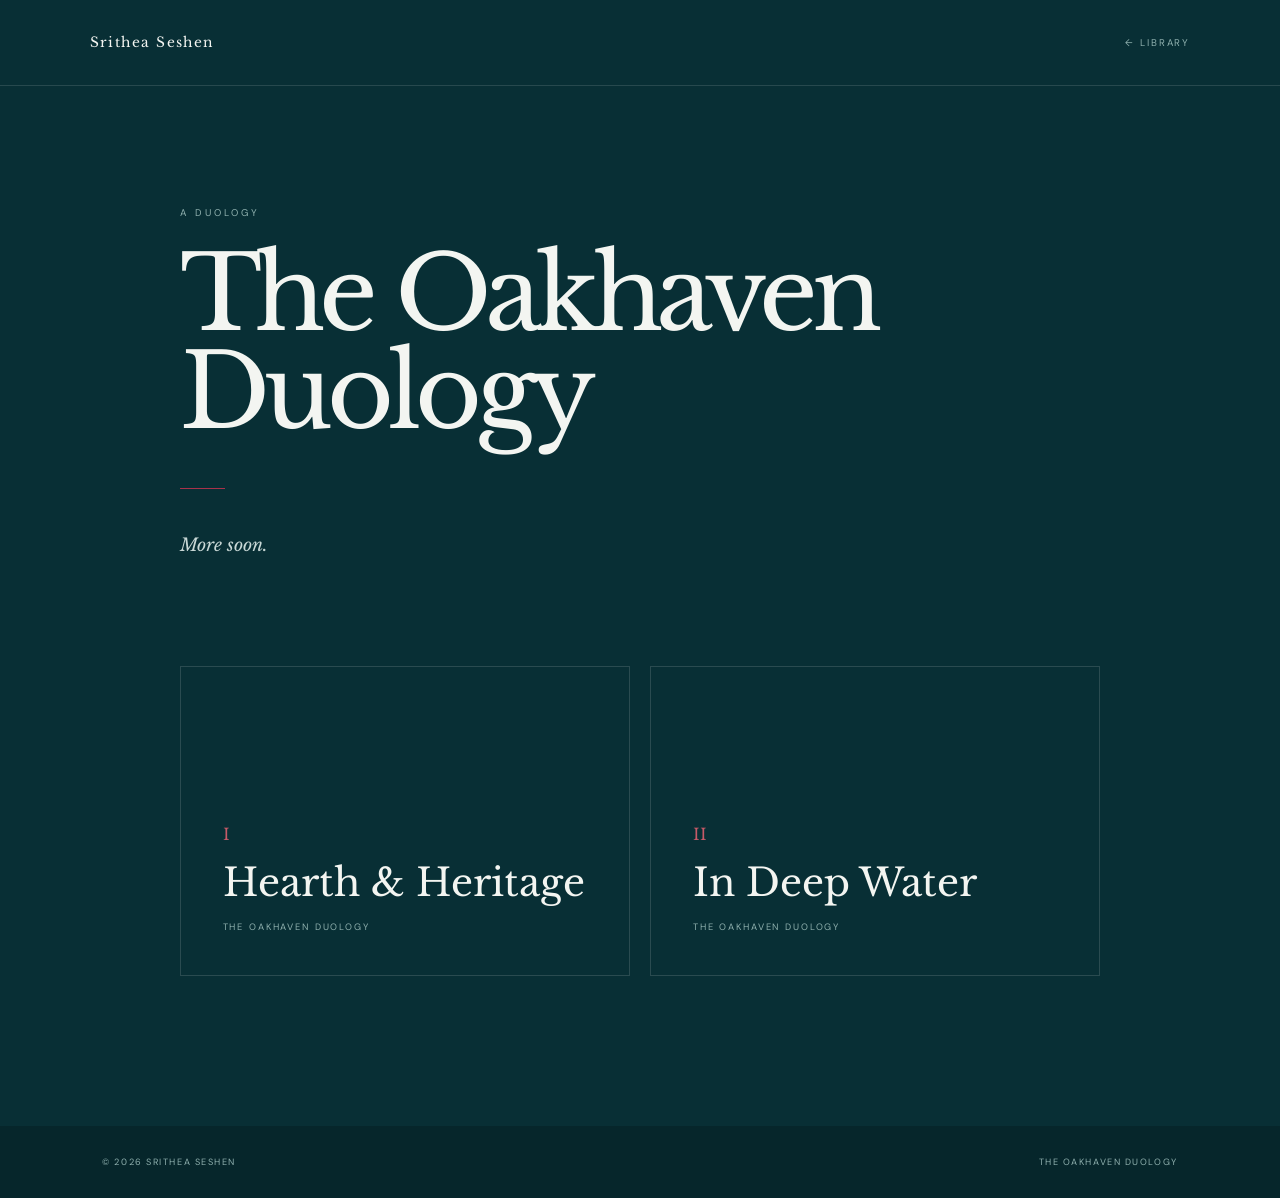
<file: oakhaven.html>
<!DOCTYPE html>
<html lang="en">

<head>

    <meta charset="UTF-8">

    <meta
        name="viewport"
        content="width=device-width, initial-scale=1.0"
    >

    <title>The Oakhaven Duology — Srithea Seshen</title>

    <meta
        name="description"
        content="The Oakhaven Duology by Srithea Seshen."
    >

    <link rel="preconnect" href="https://fonts.googleapis.com">

    <link
        rel="preconnect"
        href="https://fonts.gstatic.com"
        crossorigin
    >

    <link
        href="https://fonts.googleapis.com/css2?family=DM+Sans:wght@400;500&family=Libre+Baskerville:ital,wght@0,400;0,700;1,400&display=swap"
        rel="stylesheet"
    >


    <style>

        :root {

            --ocean: #082F35;
            --deep: #06262B;

            --botanical: #F3F5F1;

            --green: #174A3C;

            --mist: #8FB0AE;

            --red: #A8324A;

            --muted: #587274;
        }


        * {
            box-sizing: border-box;
        }


        body {

            margin: 0;

            background:
                var(--ocean);

            color:
                var(--botanical);

            font-family:
                "DM Sans",
                Arial,
                sans-serif;
        }


        a {

            color: inherit;

            text-decoration: none;
        }


        nav {

            padding:
                34px 7%;

            display:
                flex;

            justify-content:
                space-between;

            align-items:
                center;

            border-bottom:
                1px solid
                rgba(243,245,241,0.13);
        }


        .logo {

            font-family:
                "Libre Baskerville",
                Georgia,
                serif;

            font-size:
                0.86rem;

            letter-spacing:
                0.105em;
        }


        .back {

            font-size:
                0.61rem;

            letter-spacing:
                0.2em;

            text-transform:
                uppercase;

            color:
                var(--mist);

            transition:
                color 0.25s ease;
        }


        .back:hover {

            color:
                var(--botanical);
        }


        main {

            max-width:
                1100px;

            margin:
                auto;

            padding:
                120px 7%
                150px;
        }


        .label {

            margin:
                0 0 27px;

            font-size:
                0.61rem;

            letter-spacing:
                0.31em;

            text-transform:
                uppercase;

            color:
                var(--mist);
        }


        h1 {

            margin: 0;

            font-family:
                "Libre Baskerville",
                Georgia,
                serif;

            font-size:
                clamp(
                    3.5rem,
                    8vw,
                    6.5rem
                );

            font-weight:
                400;

            line-height:
                0.96;

            letter-spacing:
                -0.06em;
        }


        .line {

            width:
                45px;

            height:
                1px;

            margin:
                45px 0;

            background:
                var(--red);
        }


        .more {

            font-family:
                "Libre Baskerville",
                Georgia,
                serif;

            font-style:
                italic;

            color:
                #C9D8D6;

            font-size:
                1.1rem;
        }


        .books {

            margin-top:
                110px;

            display:
                grid;

            grid-template-columns:
                1fr 1fr;

            gap:
                20px;
        }


        .book {

            min-height:
                310px;

            padding:
                42px;

            border:
                1px solid
                rgba(243,245,241,0.14);

            display:
                flex;

            flex-direction:
                column;

            justify-content:
                flex-end;

            transition:
                background 0.35s ease,
                transform 0.35s ease;
        }


        .book:hover {

            background:
                rgba(243,245,241,0.045);

            transform:
                translateY(-4px);
        }


        .number {

            margin:
                0 0 15px;

            color:
                #C65A68;

            font-family:
                "Libre Baskerville",
                Georgia,
                serif;
        }


        h2 {

            margin: 0;

            font-family:
                "Libre Baskerville",
                Georgia,
                serif;

            font-size:
                clamp(
                    1.7rem,
                    3vw,
                    2.4rem
                );

            font-weight:
                400;
        }


        .book p:last-child {

            margin:
                15px 0 0;

            font-size:
                0.58rem;

            letter-spacing:
                0.2em;

            text-transform:
                uppercase;

            color:
                var(--mist);
        }


        footer {

            padding:
                30px 8%;

            background:
                var(--deep);

            color:
                var(--mist);

            font-size:
                0.57rem;

            letter-spacing:
                0.17em;

            text-transform:
                uppercase;

            display:
                flex;

            justify-content:
                space-between;
        }


        @media (max-width: 700px) {

            main {

                padding:
                    90px 7%
                    110px;
            }


            .books {

                grid-template-columns:
                    1fr;

                margin-top:
                    80px;
            }


            .book {

                min-height:
                    250px;
            }


            footer {

                flex-direction:
                    column;

                gap:
                    12px;
            }

        }

    </style>

</head>


<body>


    <nav>

        <a
            href="index.html"
            class="logo"
        >
            Srithea Seshen
        </a>


        <a
            href="index.html#library"
            class="back"
        >
            ← Library
        </a>

    </nav>


    <main>


        <p class="label">
            A duology
        </p>


        <h1>
            The Oakhaven<br>
            Duology
        </h1>


        <div class="line"></div>


        <p class="more">
            More soon.
        </p>


        <div class="books">


            <a
                href="hearth-and-heritage.html"
                class="book"
            >

                <div>

                    <p class="number">
                        I
                    </p>

                    <h2>
                        Hearth &amp; Heritage
                    </h2>

                    <p>
                        The Oakhaven Duology
                    </p>

                </div>

            </a>


            <a
                href="in-deep-water.html"
                class="book"
            >

                <div>

                    <p class="number">
                        II
                    </p>

                    <h2>
                        In Deep Water
                    </h2>

                    <p>
                        The Oakhaven Duology
                    </p>

                </div>

            </a>


        </div>

    </main>


    <footer>

        <span>
            © 2026 Srithea Seshen
        </span>

        <span>
            The Oakhaven Duology
        </span>

    </footer>


</body>

</html>
</file>
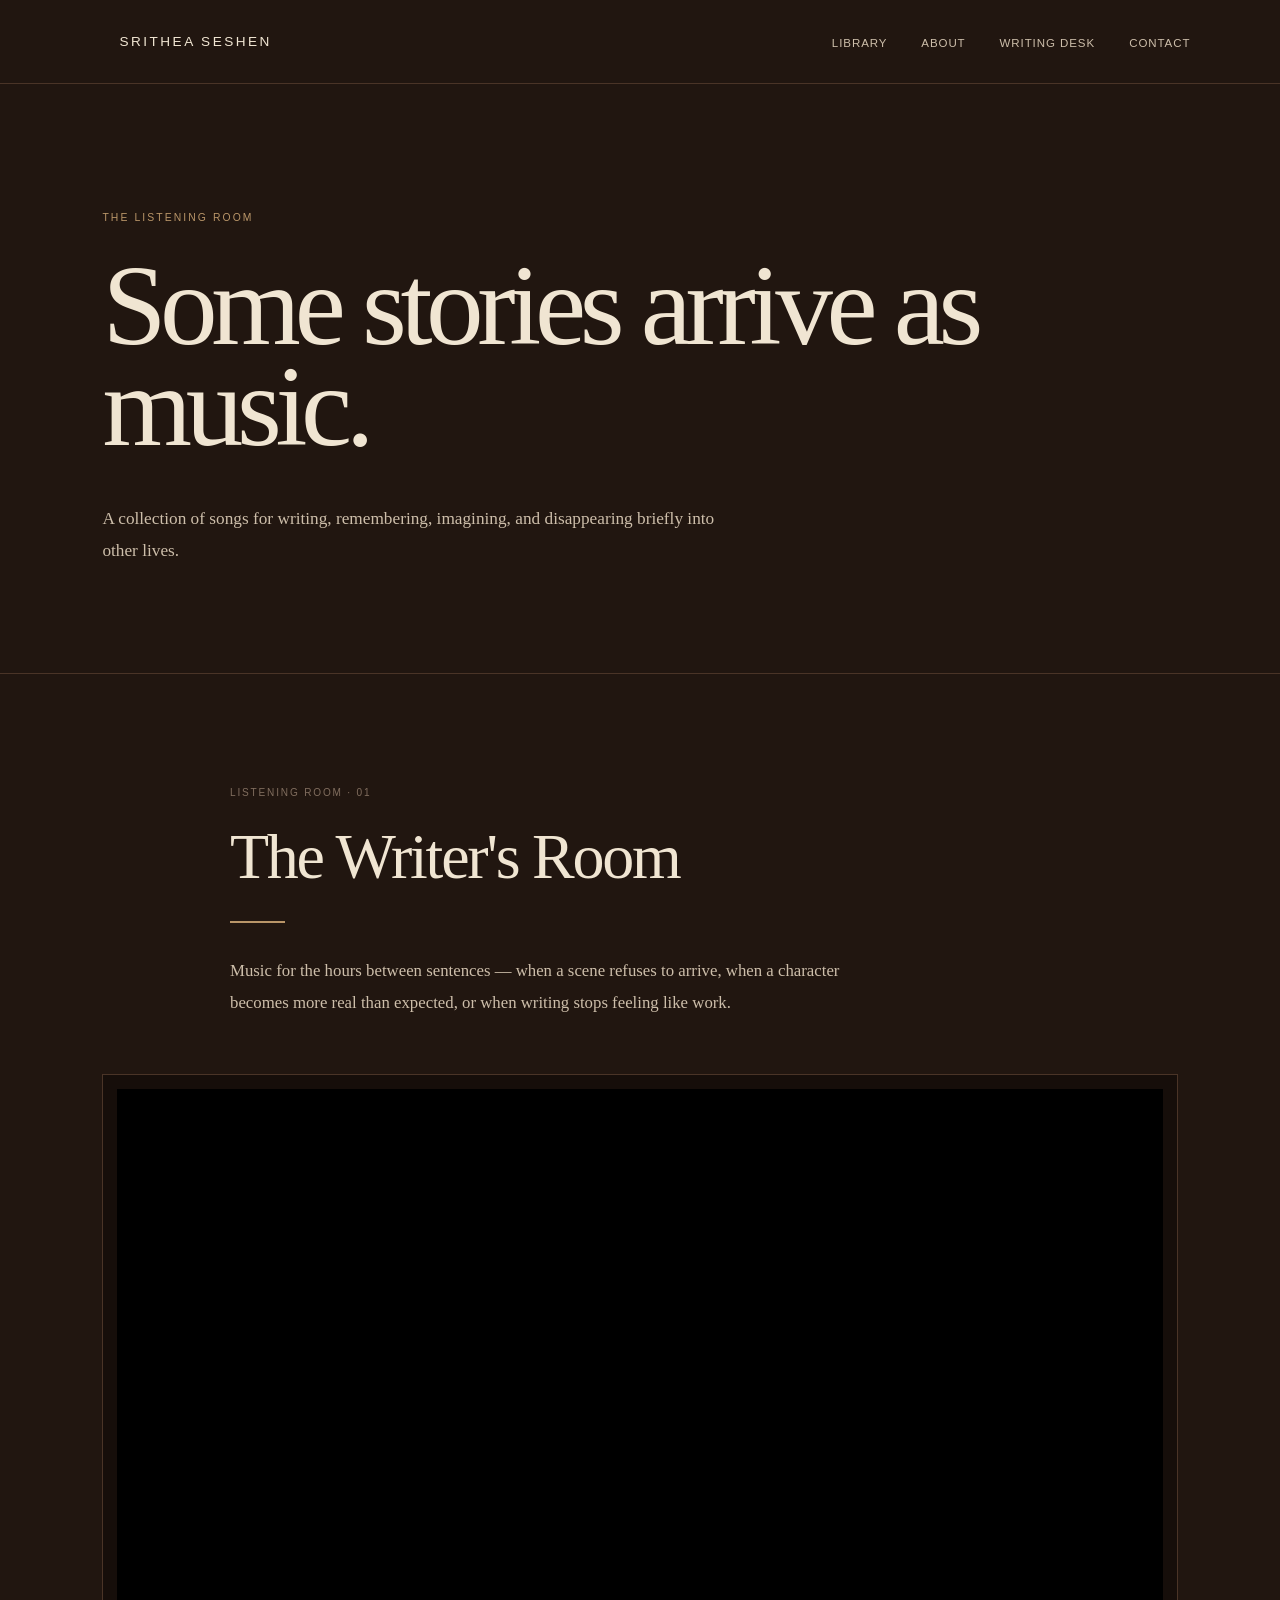
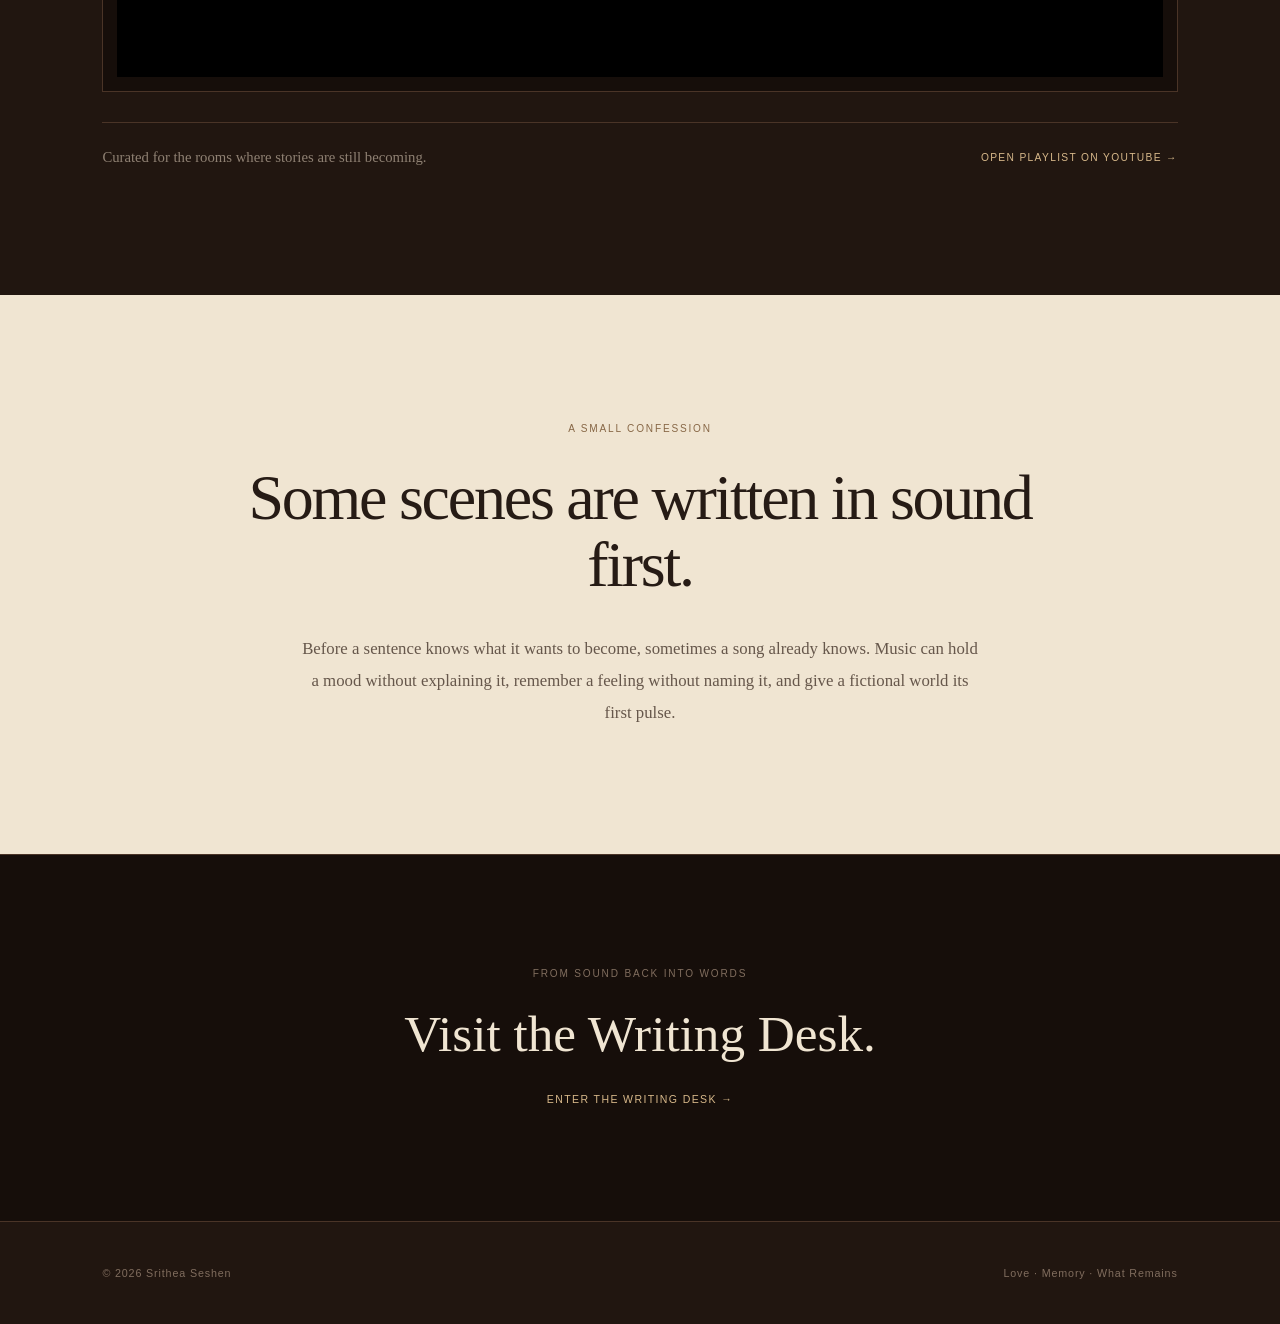
<file: soundtrack.html>
<!DOCTYPE html>
<html lang="en">

<head>

    <meta charset="UTF-8">

    <meta
        name="viewport"
        content="width=device-width, initial-scale=1.0"
    >

    <title>
        The Listening Room — Srithea Seshen
    </title>

    <meta
        name="description"
        content="The Listening Room of Srithea Seshen — music for writing, remembering, imagining, and becoming."
    >

    <style>

        /* =========================
           RESET
        ========================= */

        * {
            box-sizing:
                border-box;
        }

        html {
            scroll-behavior:
                smooth;
        }

        body {
            margin:
                0;

            background:
                #211610;

            color:
                #F0E5D2;

            font-family:
                Georgia,
                "Times New Roman",
                serif;

            line-height:
                1.7;

            -webkit-font-smoothing:
                antialiased;

            -moz-osx-font-smoothing:
                grayscale;
        }

        a {
            color:
                inherit;
        }


        /* =========================
           NAVIGATION
        ========================= */

        nav {
            padding:
                28px 7%;

            display:
                flex;

            justify-content:
                space-between;

            align-items:
                center;

            border-bottom:
                1px solid #4A3427;

            background:
                #211610;

            position:
                relative;

            z-index:
                10;
        }

        .logo {
            font-family:
                Arial,
                Helvetica,
                sans-serif;

            font-size:
                0.85rem;

            letter-spacing:
                0.18em;

            text-transform:
                uppercase;

            text-decoration:
                none;

            color:
                #F0E5D2;
        }

        nav a {
            margin-left:
                30px;

            font-family:
                Arial,
                Helvetica,
                sans-serif;

            font-size:
                0.72rem;

            letter-spacing:
                0.08em;

            text-transform:
                uppercase;

            text-decoration:
                none;

            color:
                #CDBEAA;

            transition:
                color 0.25s ease;
        }

        nav a:hover {
            color:
                #D7B88A;
        }


        /* =========================
           HERO
        ========================= */

        .listening-hero {
            padding:
                125px 8% 105px;

            border-bottom:
                1px solid #4A3427;
        }

        .listening-label {
            margin:
                0 0 28px;

            font-family:
                Arial,
                Helvetica,
                sans-serif;

            font-size:
                0.65rem;

            letter-spacing:
                0.2em;

            text-transform:
                uppercase;

            color:
                #B99568;
        }

        .listening-hero h1 {
            max-width:
                1000px;

            margin:
                0;

            font-size:
                clamp(
                    4rem,
                    9vw,
                    8rem
                );

            line-height:
                0.88;

            font-weight:
                400;

            letter-spacing:
                -0.055em;
        }

        .listening-intro {
            max-width:
                650px;

            margin:
                45px 0 0;

            font-size:
                1.08rem;

            line-height:
                1.9;

            color:
                #CDBEAA;
        }


        /* =========================
           PLAYLIST SECTION
        ========================= */

        .listening-room {
            padding:
                110px 8% 125px;
        }

        .playlist-header {
            max-width:
                820px;

            margin:
                0 auto 55px;
        }

        .playlist-number {
            margin-bottom:
                24px;

            font-family:
                Arial,
                Helvetica,
                sans-serif;

            font-size:
                0.63rem;

            letter-spacing:
                0.18em;

            text-transform:
                uppercase;

            color:
                #806D5E;
        }

        .playlist-header h2 {
            margin:
                0;

            font-size:
                clamp(
                    2.7rem,
                    5vw,
                    4.8rem
                );

            line-height:
                1;

            font-weight:
                400;

            letter-spacing:
                -0.035em;
        }

        .playlist-rule {
            width:
                55px;

            height:
                2px;

            margin:
                32px 0;

            background:
                #B99568;
        }

        .playlist-description {
            max-width:
                620px;

            margin:
                0;

            font-size:
                1.05rem;

            line-height:
                1.9;

            color:
                #CDBEAA;
        }


        /* =========================
           PLAYER
        ========================= */

        .playlist-frame {
            max-width:
                1100px;

            margin:
                0 auto;

            border:
                1px solid #4A3427;

            background:
                #160E0A;

            padding:
                14px;
        }

        .playlist-frame-inner {
            position:
                relative;

            width:
                100%;

            aspect-ratio:
                16 / 9;

            overflow:
                hidden;

            background:
                #000;
        }

        .playlist-frame iframe {
            position:
                absolute;

            inset:
                0;

            width:
                100%;

            height:
                100%;

            border:
                0;
        }


        /* =========================
           PLAYLIST NOTE
        ========================= */

        .playlist-note {
            max-width:
                1100px;

            margin:
                30px auto 0;

            display:
                flex;

            justify-content:
                space-between;

            align-items:
                center;

            gap:
                30px;

            padding-top:
                22px;

            border-top:
                1px solid #4A3427;
        }

        .playlist-note p {
            margin:
                0;

            font-size:
                0.92rem;

            line-height:
                1.7;

            color:
                #8F8173;
        }

        .playlist-link {
            flex-shrink:
                0;

            font-family:
                Arial,
                Helvetica,
                sans-serif;

            font-size:
                0.64rem;

            letter-spacing:
                0.13em;

            text-transform:
                uppercase;

            text-decoration:
                none;

            color:
                #D7B88A;

            transition:
                color 0.25s ease;
        }

        .playlist-link:hover {
            color:
                #E4CFA9;
        }


        /* =========================
           LISTENING STATEMENT
        ========================= */

        .listening-statement {
            padding:
                125px 8%;

            background:
                #F0E5D2;

            color:
                #261B15;
        }

        .listening-statement-inner {
            max-width:
                900px;

            margin:
                0 auto;

            text-align:
                center;
        }

        .listening-statement-label {
            margin-bottom:
                28px;

            font-family:
                Arial,
                Helvetica,
                sans-serif;

            font-size:
                0.63rem;

            letter-spacing:
                0.18em;

            text-transform:
                uppercase;

            color:
                #876746;
        }

        .listening-statement h2 {
            margin:
                0;

            font-size:
                clamp(
                    2.5rem,
                    5vw,
                    4.8rem
                );

            line-height:
                1.04;

            font-weight:
                400;

            letter-spacing:
                -0.035em;
        }

        .listening-statement p {
            max-width:
                680px;

            margin:
                35px auto 0;

            font-size:
                1.05rem;

            line-height:
                1.9;

            color:
                #66574B;
        }


        /* =========================
           WRITING DESK LINK
        ========================= */

        .desk-link {
            padding:
                110px 8%;

            border-top:
                1px solid #4A3427;

            background:
                #160E0A;
        }

        .desk-link-inner {
            max-width:
                850px;

            margin:
                0 auto;

            text-align:
                center;
        }

        .desk-link-inner > span {
            display:
                block;

            margin-bottom:
                25px;

            font-family:
                Arial,
                Helvetica,
                sans-serif;

            font-size:
                0.63rem;

            letter-spacing:
                0.18em;

            text-transform:
                uppercase;

            color:
                #806D5E;
        }

        .desk-link h2 {
            margin:
                0;

            font-size:
                clamp(
                    2.3rem,
                    4vw,
                    3.8rem
                );

            line-height:
                1.05;

            font-weight:
                400;

            color:
                #F0E5D2;
        }

        .desk-link a {
            display:
                inline-block;

            margin-top:
                30px;

            font-family:
                Arial,
                Helvetica,
                sans-serif;

            font-size:
                0.66rem;

            letter-spacing:
                0.13em;

            text-transform:
                uppercase;

            text-decoration:
                none;

            color:
                #D7B88A;
        }

        .desk-link a:hover {
            color:
                #E4CFA9;
        }


        /* =========================
           FOOTER
        ========================= */

        footer {
            padding:
                42px 8%;

            display:
                flex;

            justify-content:
                space-between;

            align-items:
                center;

            border-top:
                1px solid #4A3427;

            background:
                #211610;

            font-family:
                Arial,
                Helvetica,
                sans-serif;

            font-size:
                0.67rem;

            letter-spacing:
                0.08em;

            color:
                #806D5E;
        }


        /* =========================
           MOBILE
        ========================= */

        @media (max-width: 850px) {

            nav {
                padding:
                    23px 6%;
            }

            nav a {
                margin-left:
                    15px;

                font-size:
                    0.68rem;
            }

            .listening-hero {
                padding:
                    90px 7%;
            }

            .listening-room {
                padding:
                    85px 7% 95px;
            }

            .listening-statement {
                padding:
                    90px 7%;
            }

            .desk-link {
                padding:
                    85px 7%;
            }

            footer {
                padding:
                    35px 7%;

                flex-direction:
                    column;

                align-items:
                    flex-start;

                gap:
                    12px;
            }

        }


        @media (max-width: 600px) {

            nav {
                flex-direction:
                    column;

                align-items:
                    flex-start;

                gap:
                    18px;
            }

            nav div:last-child {
                display:
                    flex;

                flex-wrap:
                    wrap;

                gap:
                    12px;
            }

            nav a {
                margin-left:
                    0;

                margin-right:
                    12px;
            }

            .listening-hero h1 {
                font-size:
                    4rem;
            }

            .listening-intro {
                font-size:
                    1rem;
            }

            .playlist-header h2 {
                font-size:
                    3rem;
            }

            .playlist-frame {
                padding:
                    8px;
            }

            .playlist-note {
                flex-direction:
                    column;

                align-items:
                    flex-start;

                gap:
                    18px;
            }

            .listening-statement h2 {
                font-size:
                    2.6rem;
            }

            .desk-link h2 {
                font-size:
                    2.5rem;
            }

        }

    </style>

</head>


<body>


    <!-- =========================
         NAVIGATION
    ========================= -->

    <nav>

        <a
            class="logo"
            href="index.html"
        >
            Srithea Seshen
        </a>

        <div>

            <a href="index.html#library">
                Library
            </a>

            <a href="about.html">
                About
            </a>

            <a href="writing-desk.html">
                Writing Desk
            </a>

            <a href="contact.html">
                Contact
            </a>

        </div>

    </nav>


    <main>


        <!-- =========================
             HERO
        ========================= -->

        <section class="listening-hero">

            <div class="listening-label">
                The Listening Room
            </div>

            <h1>
                Some stories
                arrive as music.
            </h1>

            <p class="listening-intro">
                A collection of songs for writing,
                remembering, imagining, and disappearing
                briefly into other lives.
            </p>

        </section>


        <!-- =========================
             PLAYLIST
        ========================= -->

        <section class="listening-room">

            <div class="playlist-header">

                <div class="playlist-number">
                    Listening Room · 01
                </div>

                <h2>
                    The Writer's Room
                </h2>

                <div class="playlist-rule"></div>

                <p class="playlist-description">
                    Music for the hours between sentences —
                    when a scene refuses to arrive, when a
                    character becomes more real than expected,
                    or when writing stops feeling like work.
                </p>

            </div>


            <div class="playlist-frame">

                <div class="playlist-frame-inner">

                    <iframe
                        src="https://www.youtube-nocookie.com/embed?listType=playlist&list=PLTwqB8uuZYv0"
                        title="The Writer's Room — Srithea Seshen"
                        allow="
                            accelerometer;
                            autoplay;
                            clipboard-write;
                            encrypted-media;
                            gyroscope;
                            picture-in-picture;
                            web-share
                        "
                        allowfullscreen>
                    </iframe>

                </div>

            </div>


            <div class="playlist-note">

                <p>
                    Curated for the rooms where stories
                    are still becoming.
                </p>

                <a
                    class="playlist-link"
                    href="https://www.youtube.com/playlist?list=PLTwqB8uuZYv0"
                    target="_blank"
                    rel="noopener noreferrer"
                >
                    Open playlist on YouTube →
                </a>

            </div>

        </section>


        <!-- =========================
             STATEMENT
        ========================= -->

        <section class="listening-statement">

            <div class="listening-statement-inner">

                <div class="listening-statement-label">
                    A small confession
                </div>

                <h2>
                    Some scenes are
                    written in sound first.
                </h2>

                <p>
                    Before a sentence knows what it wants to
                    become, sometimes a song already knows.
                    Music can hold a mood without explaining it,
                    remember a feeling without naming it, and
                    give a fictional world its first pulse.
                </p>

            </div>

        </section>


        <!-- =========================
             WRITING DESK LINK
        ========================= -->

        <section class="desk-link">

            <div class="desk-link-inner">

                <span>
                    From sound back into words
                </span>

                <h2>
                    Visit the Writing Desk.
                </h2>

                <a href="writing-desk.html">
                    Enter the Writing Desk →
                </a>

            </div>

        </section>

    </main>


    <!-- =========================
         FOOTER
    ========================= -->

    <footer>

        <span>
            © 2026 Srithea Seshen
        </span>

        <span>
            Love · Memory · What Remains
        </span>

    </footer>


</body>

</html>
</file>
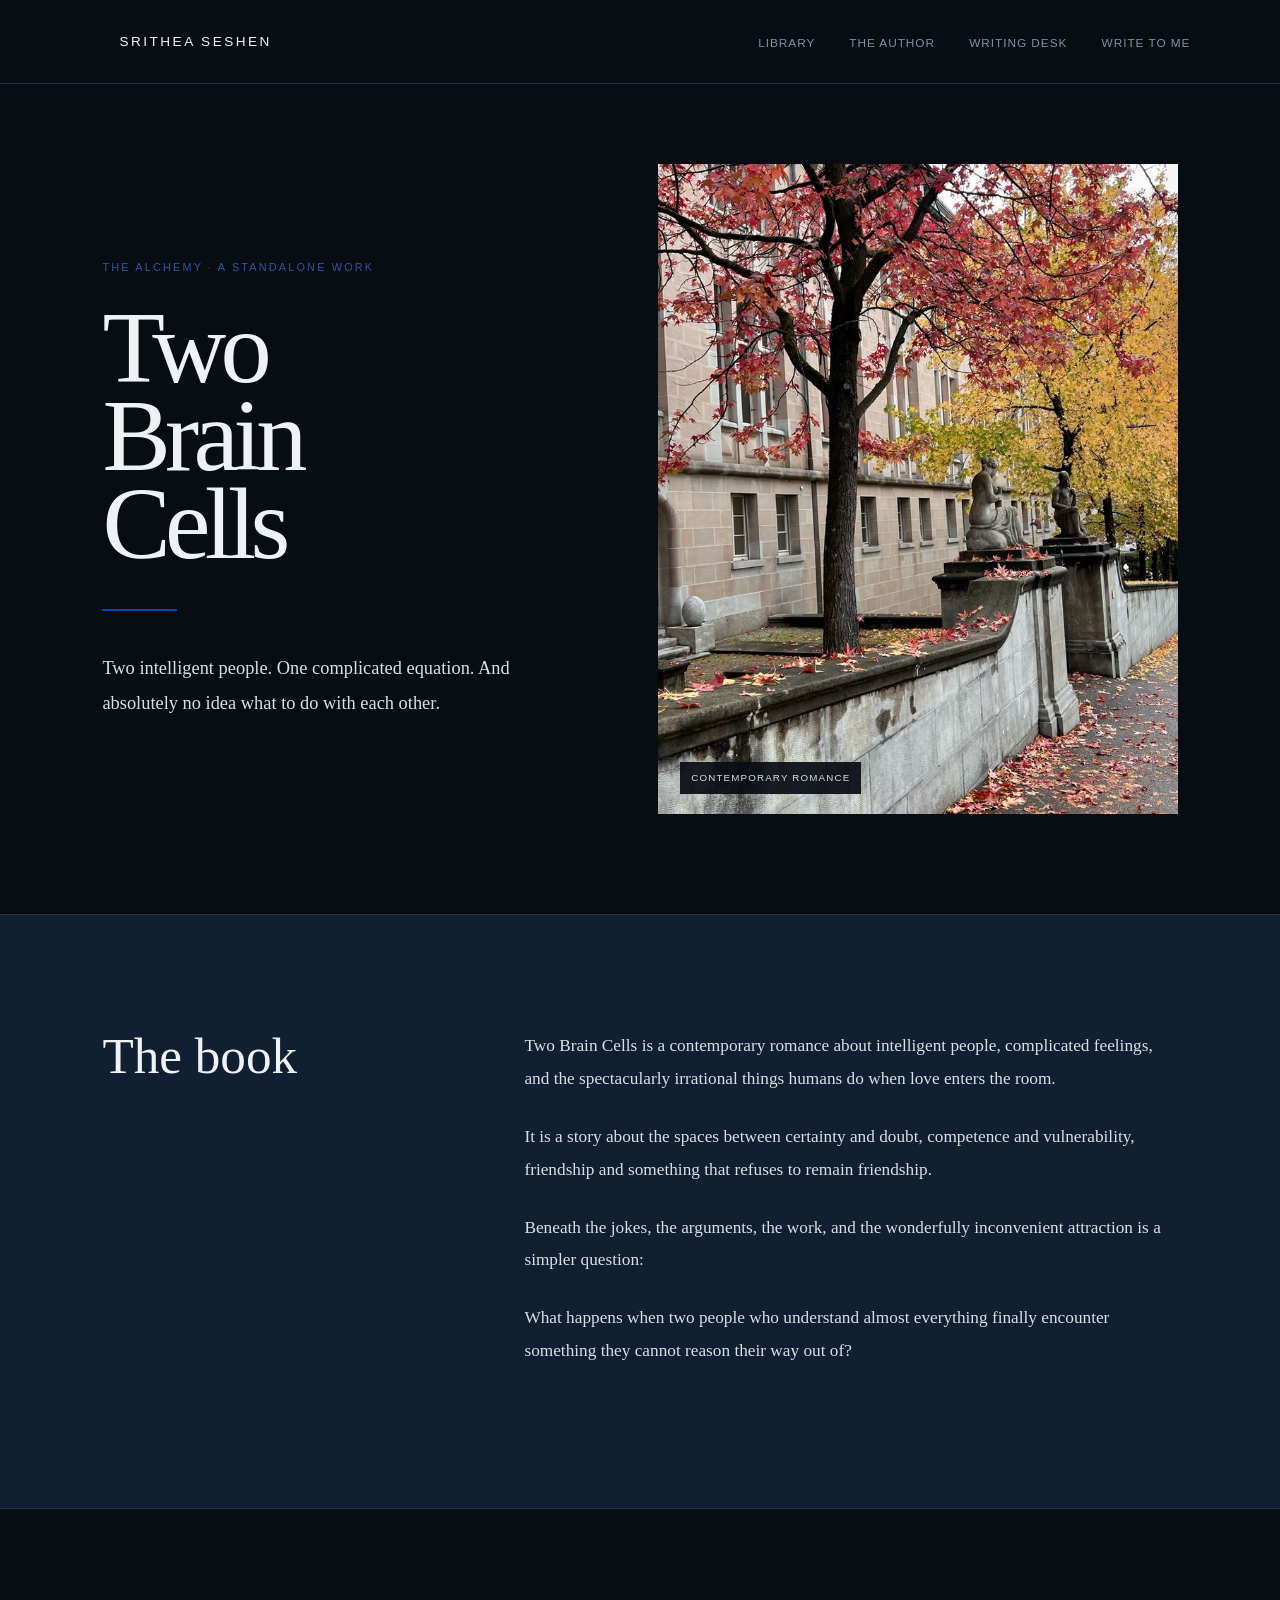
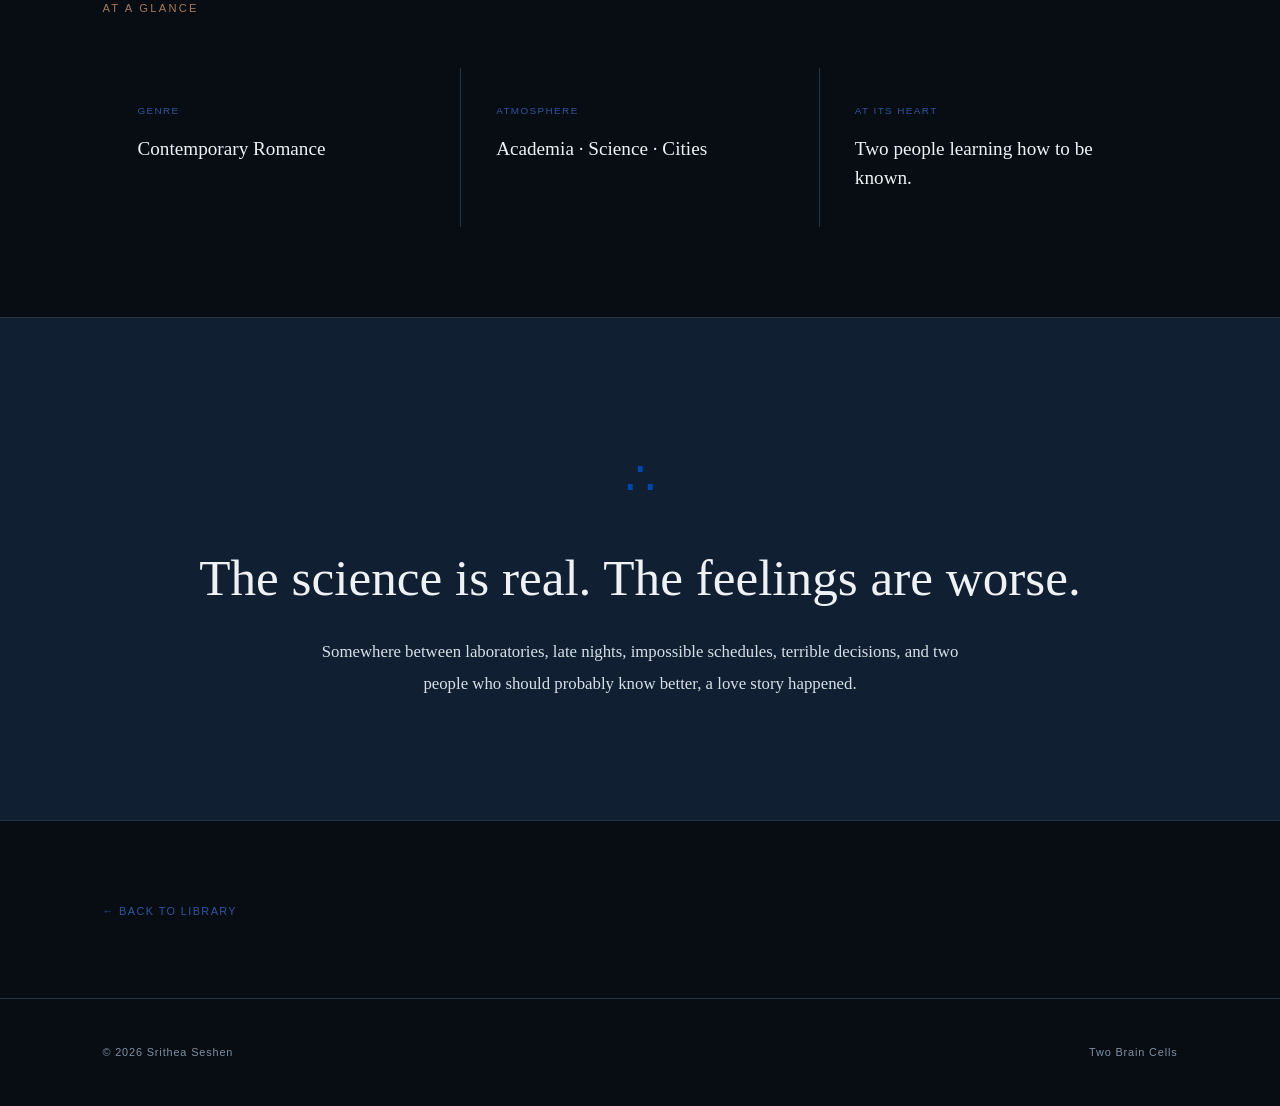
<file: two-brain-cells.html>
<!DOCTYPE html>
<html lang="en">

<head>

    <meta charset="UTF-8">

    <meta
        name="viewport"
        content="width=device-width, initial-scale=1.0"
    >

    <title>Two Brain Cells — Srithea Seshen</title>

    <meta
        name="description"
        content="Two Brain Cells — a contemporary romance by Srithea Seshen."
    >

    <link
        rel="stylesheet"
        href="style.css"
    >


    <!-- =====================================================
         TWO BRAIN CELLS — BOOK-SPECIFIC STYLES
         ===================================================== -->

    <style>

        :root {

            --tbc-black:
                #080D13;

            --tbc-prussian:
                #111F32;

            --tbc-prussian-light:
                #193050;

            --tbc-cobalt:
                #0047AB;

            --tbc-cobalt-soft:
                #31559D;

            --tbc-steel:
                #7F91A4;

            --tbc-white:
                #EEF2F5;

            --tbc-white-soft:
                #D8E0E7;

            --tbc-border:
                #253445;
        }


        /* =================================================
           PAGE
           ================================================= */

        .tbc-page {

            background:
                var(--tbc-black);

            color:
                var(--tbc-white);

            min-height:
                100vh;
        }


        /* =================================================
           BOOK NAVIGATION
           ================================================= */

        .tbc-page nav {

            background:
                var(--tbc-black);

            border-color:
                var(--tbc-border);
        }

        .tbc-page nav a {

            color:
                var(--tbc-steel);
        }

        .tbc-page nav a:hover {

            color:
                var(--tbc-white);
        }

        .tbc-page .logo {

            color:
                var(--tbc-white);
        }


        /* =================================================
           HERO
           ================================================= */

        .tbc-hero {

            min-height:
                calc(100vh - 85px);

            display:
                grid;

            grid-template-columns:
                0.95fr 1.05fr;

            align-items:
                center;

            gap:
                8%;

            padding:
                80px 8% 100px;

            background:
                var(--tbc-black);
        }

        .tbc-hero-text {

            max-width:
                650px;
        }

        .tbc-kicker {

            margin:
                0 0 28px;

            font-family:
                Arial,
                Helvetica,
                sans-serif;

            font-size:
                0.68rem;

            letter-spacing:
                0.2em;

            text-transform:
                uppercase;

            color:
                var(--tbc-cobalt-soft);
        }

        .tbc-hero h1 {

            margin:
                0;

            font-size:
                clamp(
                    4rem,
                    8vw,
                    7.5rem
                );

            line-height:
                0.86;

            font-weight:
                400;

            letter-spacing:
                -0.055em;

            color:
                var(--tbc-white);
        }

        .tbc-rule {

            width:
                75px;

            height:
                2px;

            margin:
                40px 0;

            background:
                var(--tbc-cobalt);
        }

        .tbc-tagline {

            max-width:
                540px;

            margin:
                0;

            font-size:
                1.15rem;

            line-height:
                1.9;

            color:
                var(--tbc-white-soft);
        }


        /* =================================================
           HERO COVER
           ================================================= */

        .tbc-cover {

            position:
                relative;

            display:
                flex;

            justify-content:
                center;

            align-items:
                center;

            min-height:
                650px;

            background:
                var(--tbc-prussian);
        }

        .tbc-cover img {

            width:
                100%;

            height:
                650px;

            object-fit:
                cover;

            display:
                block;
        }

        .tbc-cover-label {

            position:
                absolute;

            left:
                22px;

            bottom:
                20px;

            padding:
                8px 11px;

            background:
                rgba(
                    8,
                    13,
                    19,
                    0.92
                );

            font-family:
                Arial,
                Helvetica,
                sans-serif;

            font-size:
                0.61rem;

            letter-spacing:
                0.12em;

            text-transform:
                uppercase;

            color:
                var(--tbc-white-soft);
        }


        /* =================================================
           BOOK INTRO
           ================================================= */

        .tbc-intro {

            padding:
                115px 8%;

            border-top:
                1px solid var(--tbc-border);

            background:
                var(--tbc-prussian);
        }

        .tbc-intro-grid {

            display:
                grid;

            grid-template-columns:
                0.65fr 1.35fr;

            gap:
                10%;
        }

        .tbc-intro h2 {

            margin:
                0;

            font-size:
                clamp(
                    2.3rem,
                    4vw,
                    4rem
                );

            line-height:
                1;

            font-weight:
                400;

            color:
                var(--tbc-white);
        }

        .tbc-intro-text {

            max-width:
                760px;
        }

        .tbc-intro-text p {

            margin:
                0 0 25px;

            font-size:
                1.08rem;

            line-height:
                1.9;

            color:
                var(--tbc-white-soft);
        }


        /* =================================================
           DETAILS
           ================================================= */

        .tbc-details {

            padding:
                90px 8%;

            border-top:
                1px solid var(--tbc-border);

            background:
                var(--tbc-black);
        }

        .tbc-details-grid {

            display:
                grid;

            grid-template-columns:
                repeat(
                    3,
                    1fr
                );

            gap:
                1px;

            background:
                var(--tbc-border);
        }

        .tbc-detail {

            padding:
                35px;

            background:
                var(--tbc-black);
        }

        .tbc-detail-label {

            display:
                block;

            margin-bottom:
                15px;

            font-family:
                Arial,
                Helvetica,
                sans-serif;

            font-size:
                0.62rem;

            letter-spacing:
                0.14em;

            text-transform:
                uppercase;

            color:
                var(--tbc-cobalt-soft);
        }

        .tbc-detail-value {

            font-size:
                1.2rem;

            line-height:
                1.5;

            color:
                var(--tbc-white);
        }


        /* =================================================
           WRITING NOTE
           ================================================= */

        .tbc-note {

            padding:
                120px 8%;

            border-top:
                1px solid var(--tbc-border);

            background:
                var(--tbc-prussian);
        }

        .tbc-note-inner {

            max-width:
                900px;

            margin:
                0 auto;

            text-align:
                center;
        }

        .tbc-note-mark {

            display:
                block;

            margin-bottom:
                30px;

            font-family:
                Georgia,
                serif;

            font-size:
                3rem;

            color:
                var(--tbc-cobalt);
        }

        .tbc-note h2 {

            margin:
                0;

            font-size:
                clamp(
                    2rem,
                    4vw,
                    3.6rem
                );

            line-height:
                1.1;

            font-weight:
                400;

            color:
                var(--tbc-white);
        }

        .tbc-note p {

            max-width:
                680px;

            margin:
                30px auto 0;

            font-size:
                1.05rem;

            line-height:
                1.9;

            color:
                var(--tbc-white-soft);
        }


        /* =================================================
           BACK TO LIBRARY
           ================================================= */

        .tbc-back {

            padding:
                75px 8%;

            border-top:
                1px solid var(--tbc-border);

            background:
                var(--tbc-black);
        }

        .tbc-back a {

            font-family:
                Arial,
                Helvetica,
                sans-serif;

            font-size:
                0.68rem;

            letter-spacing:
                0.13em;

            text-transform:
                uppercase;

            text-decoration:
                none;

            color:
                var(--tbc-cobalt-soft);

            transition:
                color 0.25s ease;
        }

        .tbc-back a:hover {

            color:
                var(--tbc-white);
        }


        /* =================================================
           FOOTER
           ================================================= */

        .tbc-page footer {

            background:
                var(--tbc-black);

            border-color:
                var(--tbc-border);

            color:
                var(--tbc-steel);
        }


        /* =================================================
           MOBILE
           ================================================= */

        @media (max-width: 850px) {

            .tbc-hero {

                grid-template-columns:
                    1fr;

                min-height:
                    auto;

                padding:
                    75px 7% 85px;

                gap:
                    55px;
            }

            .tbc-cover {

                min-height:
                    auto;
            }

            .tbc-cover img {

                height:
                    560px;
            }

            .tbc-intro {

                padding:
                    90px 7%;
            }

            .tbc-intro-grid {

                grid-template-columns:
                    1fr;

                gap:
                    45px;
            }

            .tbc-details {

                padding:
                    75px 7%;
            }

            .tbc-details-grid {

                grid-template-columns:
                    1fr;
            }

            .tbc-note {

                padding:
                    90px 7%;
            }

            .tbc-back {

                padding:
                    60px 7%;
            }
        }


        @media (max-width: 520px) {

            .tbc-hero {

                padding:
                    60px 7% 70px;
            }

            .tbc-hero h1 {

                font-size:
                    clamp(
                        3.5rem,
                        17vw,
                        5.5rem
                    );
            }

            .tbc-cover img {

                height:
                    460px;
            }

            .tbc-detail {

                padding:
                    28px;
            }
        }

    </style>

</head>


<body>


<div class="tbc-page">


    <!-- =====================================================
         NAVIGATION
         ===================================================== -->

    <nav>

        <a
            class="logo"
            href="index.html"
        >
            Srithea Seshen
        </a>

        <div>

            <a href="index.html#library">
                Library
            </a>

            <a href="about.html">
                The Author
            </a>

            <a href="writing-desk.html">
                Writing Desk
            </a>

            <a href="contact.html">
                Write to me
            </a>

        </div>

    </nav>



    <main>


        <!-- =================================================
             HERO
             ================================================= -->

        <section class="tbc-hero">


            <div class="tbc-hero-text">

                <p class="tbc-kicker">
                    The Alchemy · A standalone work
                </p>

                <h1>
                    Two<br>
                    Brain<br>
                    Cells
                </h1>

                <div class="tbc-rule"></div>

                <p class="tbc-tagline">
                    Two intelligent people.
                    One complicated equation.
                    And absolutely no idea what
                    to do with each other.
                </p>

            </div>



            <div class="tbc-cover">

                <img
                    src="images/two-brain-cells.jpeg"
                    alt="Two Brain Cells"
                >

                <div class="tbc-cover-label">
                    Contemporary Romance
                </div>

            </div>

        </section>



        <!-- =================================================
             ABOUT THE BOOK
             ================================================= -->

        <section class="tbc-intro">

            <div class="tbc-intro-grid">

                <div>

                    <h2>
                        The book
                    </h2>

                </div>


                <div class="tbc-intro-text">

                    <p>
                        Two Brain Cells is a contemporary
                        romance about intelligent people,
                        complicated feelings, and the
                        spectacularly irrational things
                        humans do when love enters the room.
                    </p>

                    <p>
                        It is a story about the spaces
                        between certainty and doubt,
                        competence and vulnerability,
                        friendship and something that
                        refuses to remain friendship.
                    </p>

                    <p>
                        Beneath the jokes, the arguments,
                        the work, and the wonderfully
                        inconvenient attraction is a
                        simpler question:
                    </p>

                    <p>
                        What happens when two people who
                        understand almost everything
                        finally encounter something
                        they cannot reason their way out of?
                    </p>

                </div>

            </div>

        </section>



        <!-- =================================================
             BOOK DETAILS
             ================================================= -->

        <section class="tbc-details">

            <div class="section-label">
                At a glance
            </div>


            <div class="tbc-details-grid">


                <div class="tbc-detail">

                    <span class="tbc-detail-label">
                        Genre
                    </span>

                    <div class="tbc-detail-value">
                        Contemporary Romance
                    </div>

                </div>


                <div class="tbc-detail">

                    <span class="tbc-detail-label">
                        Atmosphere
                    </span>

                    <div class="tbc-detail-value">
                        Academia · Science · Cities
                    </div>

                </div>


                <div class="tbc-detail">

                    <span class="tbc-detail-label">
                        At its heart
                    </span>

                    <div class="tbc-detail-value">
                        Two people learning
                        how to be known.
                    </div>

                </div>


            </div>

        </section>



        <!-- =================================================
             WRITING NOTE
             ================================================= -->

        <section class="tbc-note">

            <div class="tbc-note-inner">

                <span class="tbc-note-mark">
                    ∴
                </span>

                <h2>
                    The science is real.
                    The feelings are worse.
                </h2>

                <p>
                    Somewhere between laboratories,
                    late nights, impossible schedules,
                    terrible decisions, and two people
                    who should probably know better,
                    a love story happened.
                </p>

            </div>

        </section>



        <!-- =================================================
             BACK
             ================================================= -->

        <section class="tbc-back">

            <a href="index.html#library">
                ← Back to Library
            </a>

        </section>

    </main>



    <!-- =====================================================
         FOOTER
         ===================================================== -->

    <footer>

        <span>
            © 2026 Srithea Seshen
        </span>

        <span>
            Two Brain Cells
        </span>

    </footer>


</div>


</body>

</html>
</file>
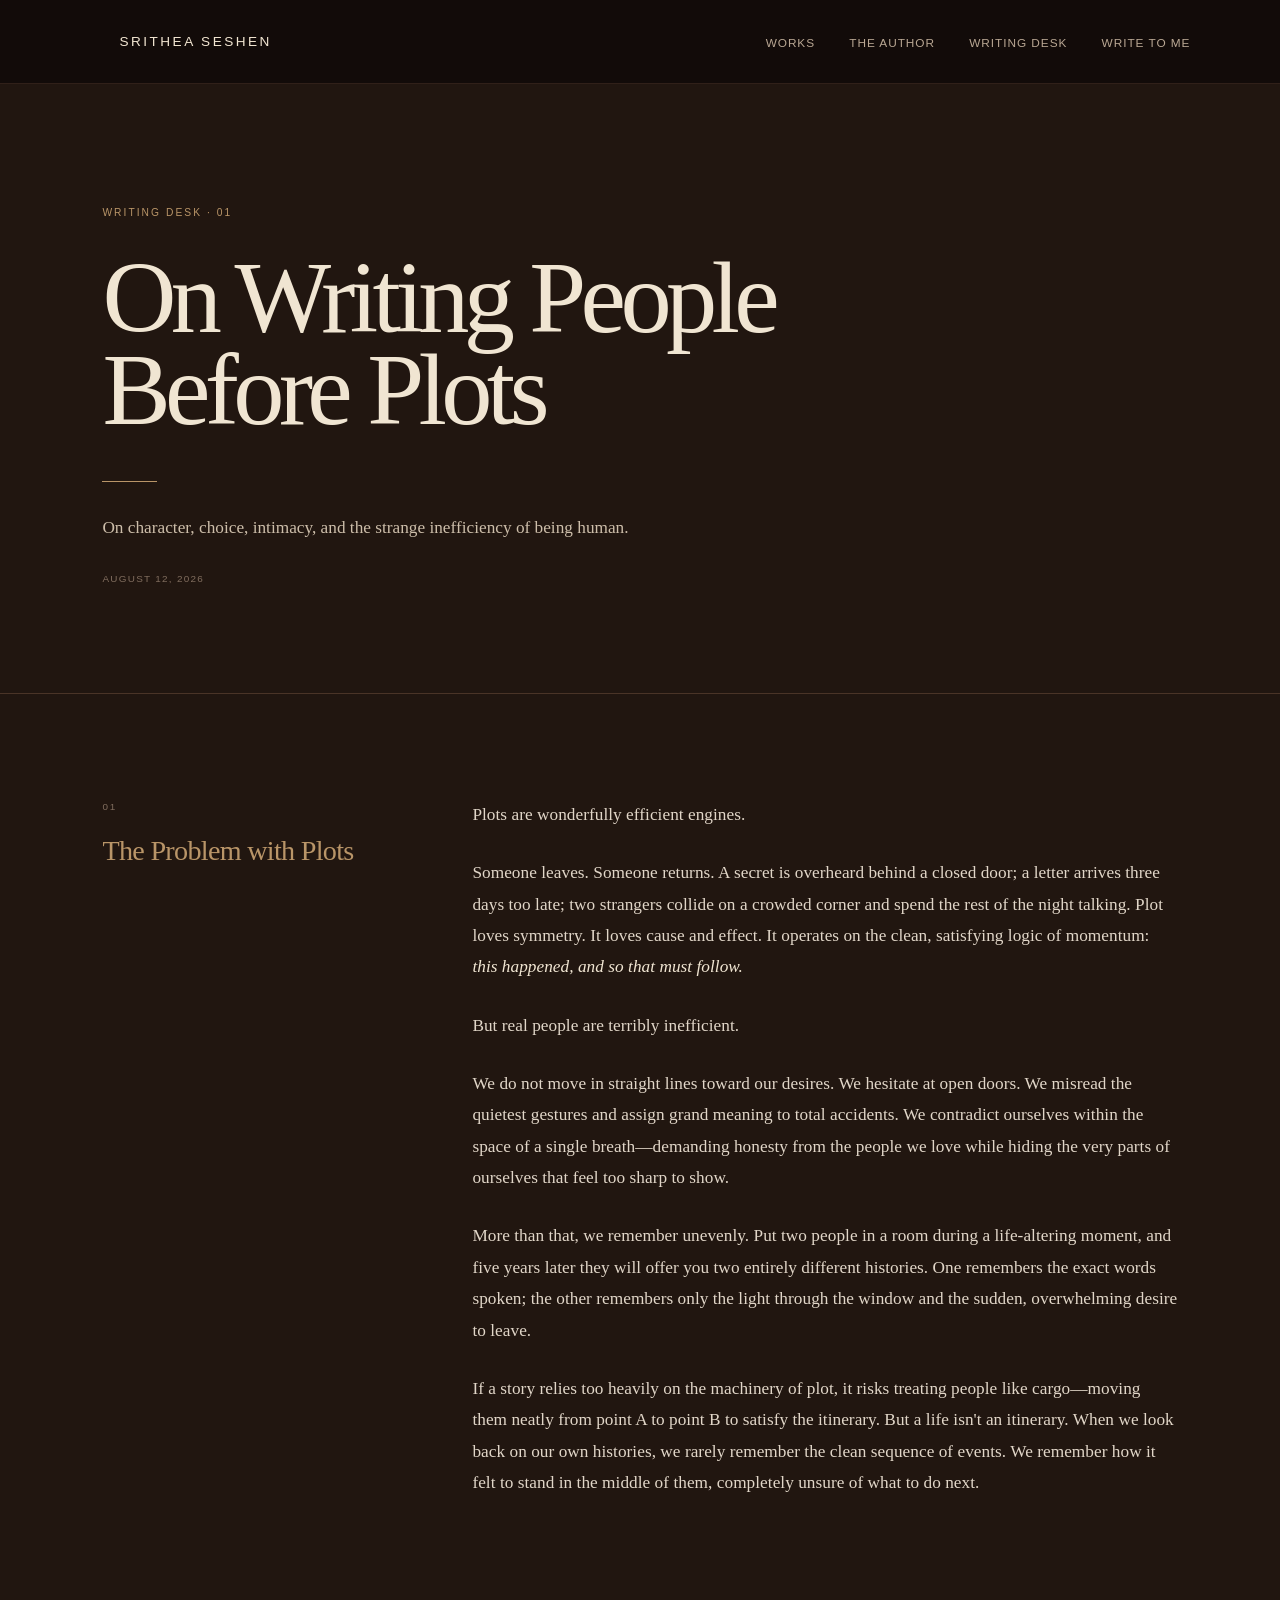
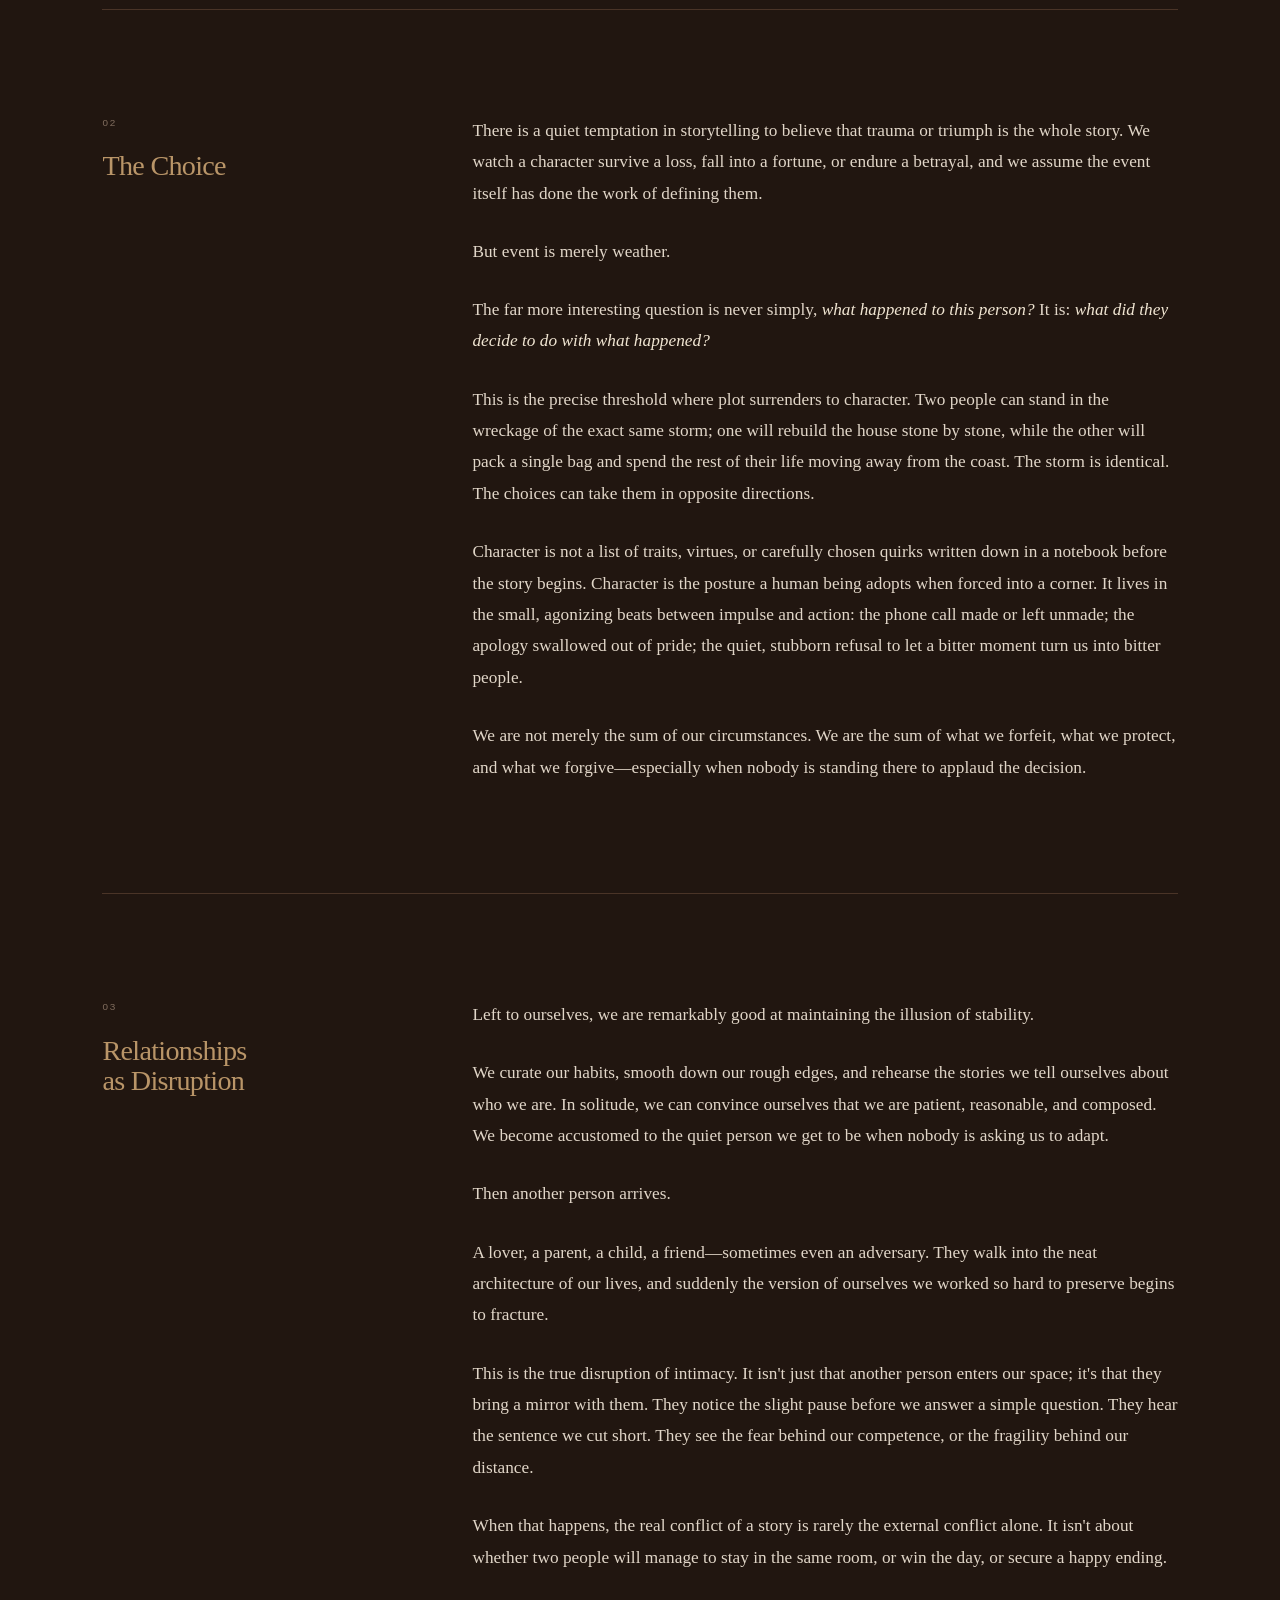
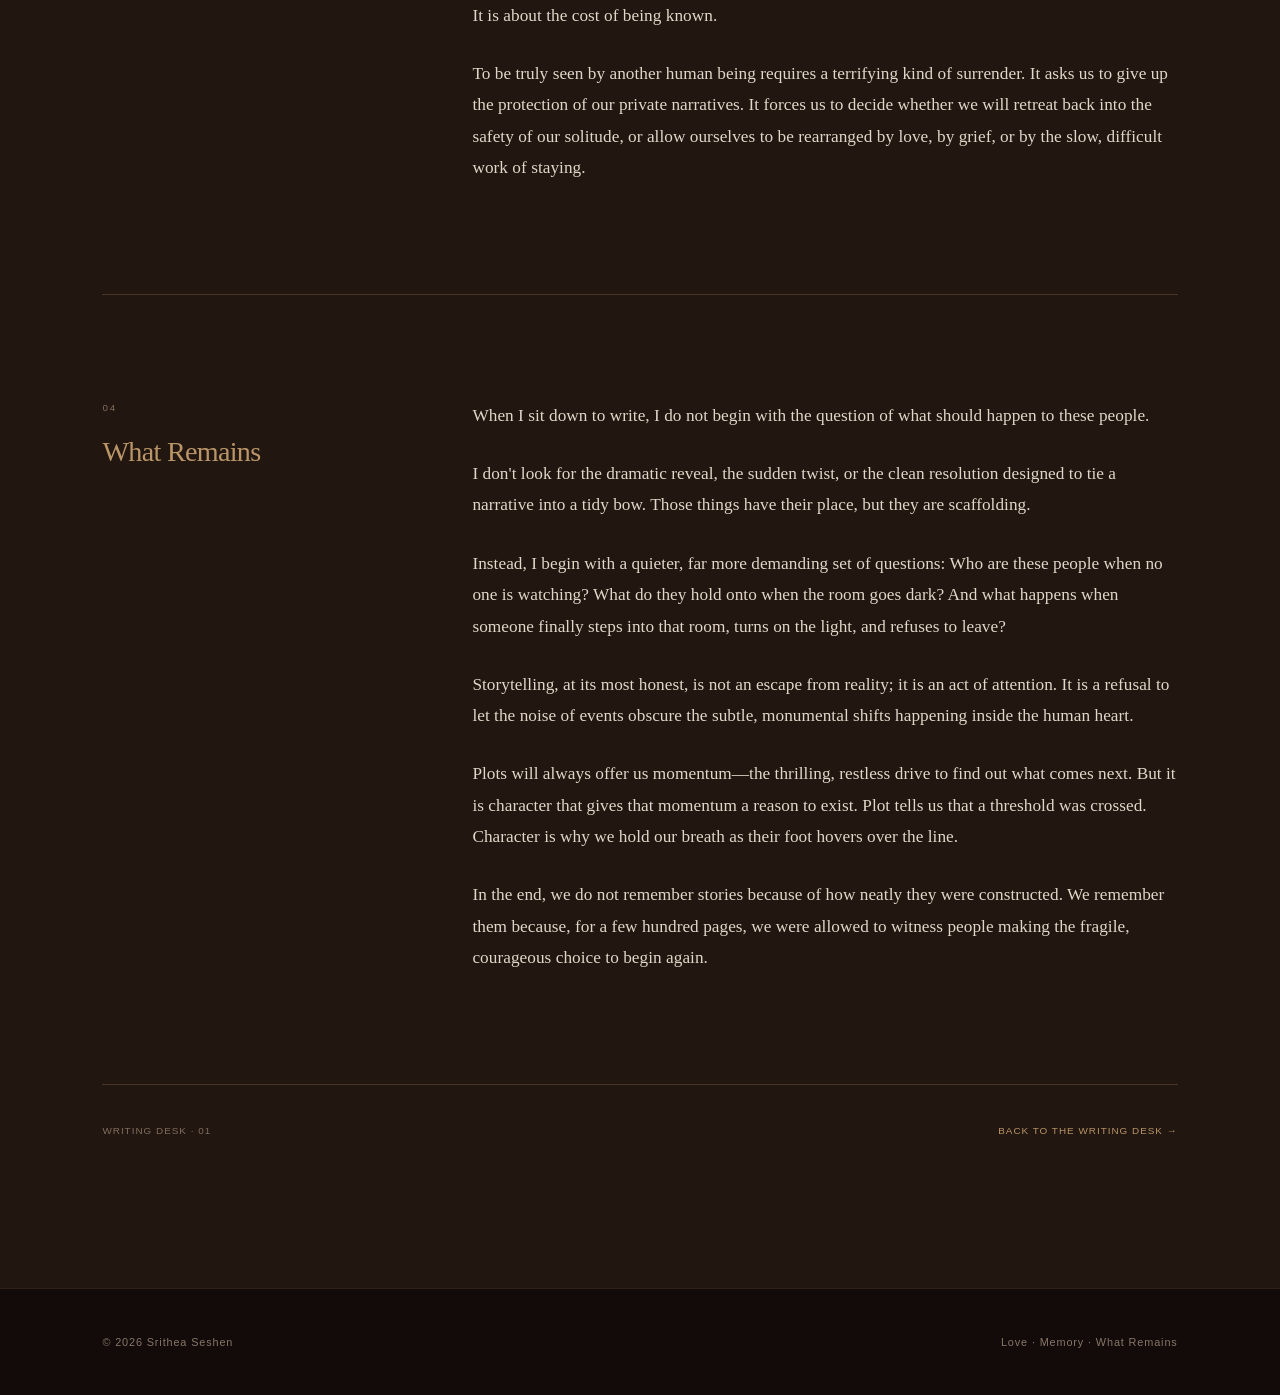
<file: writing-desk-01.html>
<!DOCTYPE html>
<html lang="en">

<head>

    <meta charset="UTF-8">

    <meta
        name="viewport"
        content="width=device-width, initial-scale=1.0"
    >

    <title>
        On Writing People Before Plots — Srithea Seshen
    </title>

    <meta
        name="description"
        content="On character, choice, intimacy, and the strange inefficiency of being human."
    >

    <link
        rel="stylesheet"
        href="style.css"
    >

    <style>

        /* =====================================================
           WRITING DESK ENTRY 01
           ===================================================== */

        .writing-entry-page {
            width: 100%;
            background: #211610;
            color: #F0E5D2;
        }


        /* =====================================================
           HEADER
           ===================================================== */

        .writing-entry-header {
            width: 100%;
            padding: 120px 8% 105px;
            border-bottom: 1px solid #4A3427;
        }

        .writing-entry-header-inner {
            max-width: 1500px;
            margin: 0 auto;
        }

        .writing-entry-label {
            margin-bottom: 30px;

            font-family:
                Arial,
                Helvetica,
                sans-serif;

            font-size: 0.64rem;
            letter-spacing: 0.2em;
            text-transform: uppercase;

            color: #B99568;
        }

        .writing-entry-title {
            max-width: 1150px;

            margin: 0;

            font-family:
                Georgia,
                "Times New Roman",
                serif;

            font-size:
                clamp(4rem, 8vw, 8.5rem);

            line-height: 0.9;
            font-weight: 400;

            letter-spacing: -0.055em;

            color: #F0E5D2;
        }

        .writing-entry-rule {
            width: 55px;
            height: 1px;

            margin: 45px 0 30px;

            background: #B99568;
        }

        .writing-entry-intro {
            max-width: 680px;

            margin: 0;

            font-family:
                Georgia,
                "Times New Roman",
                serif;

            font-size: 1.08rem;
            line-height: 1.8;

            color: #CDBEAA;
        }

        .writing-entry-date {
            margin-top: 28px;

            font-family:
                Arial,
                Helvetica,
                sans-serif;

            font-size: 0.62rem;
            letter-spacing: 0.13em;
            text-transform: uppercase;

            color: #806D5E;
        }


        /* =====================================================
           ESSAY
           ===================================================== */

        .writing-entry-essay {
            width: 100%;
            padding: 0 8% 110px;
        }


        /* =====================================================
           EACH MOVEMENT
           
           IMPORTANT:
           This is GRID, not flexbox.
           Left = movement title
           Right = continuous prose
           ===================================================== */

        .writing-movement {
            width: 100%;
            max-width: 1500px;

            margin: 0 auto;

            display: grid;

            grid-template-columns:
                280px minmax(0, 820px);

            column-gap: 90px;

            justify-content: start;

            padding: 105px 0 110px;

            border-bottom:
                1px solid #4A3427;
        }


        /* =====================================================
           MOVEMENT LABEL
           ===================================================== */

        .writing-movement-heading {
            width: 280px;

            margin: 0;
            padding: 0;

            align-self: start;
        }

        .writing-movement-number {
            display: block;

            margin-bottom: 20px;

            font-family:
                Arial,
                Helvetica,
                sans-serif;

            font-size: 0.62rem;
            letter-spacing: 0.18em;

            color: #806D5E;
        }

        .writing-movement-title {
            display: block;

            margin: 0;
            padding: 0;

            font-family:
                Georgia,
                "Times New Roman",
                serif;

            font-size:
                clamp(1.55rem, 2.2vw, 2.25rem);

            line-height: 1.08;

            font-weight: 400;

            letter-spacing: -0.025em;

            color: #B99568;
        }


        /* =====================================================
           PROSE

           ONE SINGLE READING COLUMN.
           No newspaper columns.
           No cards.
           No flex.
           ===================================================== */

        .writing-movement-prose {
            width: 100%;
            max-width: 820px;

            margin: 0;
            padding: 0;

            display: block;

            font-family:
                Georgia,
                "Times New Roman",
                serif;
        }

        .writing-movement-prose p {
            width: 100%;
            max-width: 820px;

            margin: 0 0 1.55em;
            padding: 0;

            font-family:
                Georgia,
                "Times New Roman",
                serif;

            font-size: 1.08rem;
            line-height: 1.82;

            letter-spacing: 0.002em;

            color: #E1D6C8;
        }

        .writing-movement-prose p:last-child {
            margin-bottom: 0;
        }

        .writing-movement-prose em {
            color: #F0E5D2;
        }


        /* =====================================================
           ENTRY FOOTER
           ===================================================== */

        .writing-entry-navigation {
            width: 100%;
            max-width: 1500px;

            margin: 0 auto;
            padding: 38px 0;

            display: flex;

            justify-content:
                space-between;

            align-items: center;

            font-family:
                Arial,
                Helvetica,
                sans-serif;

            font-size: 0.62rem;
            letter-spacing: 0.1em;
            text-transform: uppercase;
        }

        .writing-entry-navigation span {
            color: #806D5E;
        }

        .writing-entry-navigation a {
            color: #B99568;

            text-decoration: none;

            transition:
                color 0.25s ease;
        }

        .writing-entry-navigation a:hover {
            color: #E4CFA9;
        }


        /* =====================================================
           MOBILE
           ===================================================== */

        @media (max-width: 850px) {

            .writing-entry-header {
                padding:
                    90px 7% 75px;
            }

            .writing-entry-title {
                font-size:
                    clamp(
                        3.4rem,
                        12vw,
                        6rem
                    );
            }

            .writing-entry-essay {
                padding:
                    0 7% 80px;
            }

            .writing-movement {
                display: block;

                width: 100%;

                padding:
                    75px 0 80px;
            }

            .writing-movement-heading {
                width: 100%;

                margin-bottom: 35px;
            }

            .writing-movement-title {
                max-width: 500px;
            }

            .writing-movement-prose {
                width: 100%;
                max-width: 820px;
            }

            .writing-movement-prose p {
                width: 100%;
                max-width: 820px;

                font-size: 1rem;
                line-height: 1.82;
            }

            .writing-entry-navigation {
                flex-direction: column;

                align-items: flex-start;

                gap: 18px;
            }

        }


        /* =====================================================
           SMALL MOBILE
           ===================================================== */

        @media (max-width: 520px) {

            .writing-entry-header {
                padding:
                    75px 7% 65px;
            }

            .writing-entry-title {
                font-size:
                    3.35rem;

                line-height:
                    0.93;
            }

            .writing-entry-intro {
                font-size:
                    1rem;
            }

            .writing-entry-essay {
                padding:
                    0 7% 70px;
            }

            .writing-movement {
                padding:
                    65px 0 70px;
            }

            .writing-movement-title {
                font-size:
                    1.55rem;
            }

            .writing-movement-prose p {
                font-size:
                    1rem;
            }

        }

    </style>

</head>


<body>

<div class="writing-entry-page">


    <!-- =====================================================
         NAVIGATION
         ===================================================== -->

    <nav>

        <a
            class="logo"
            href="index.html"
        >
            Srithea Seshen
        </a>

        <div>

            <a href="index.html#works">
                Works
            </a>

            <a href="about.html">
                The Author
            </a>

            <a href="writing-desk.html">
                Writing Desk
            </a>

            <a href="contact.html">
                Write to me
            </a>

        </div>

    </nav>


    <!-- =====================================================
         HEADER
         ===================================================== -->

    <header class="writing-entry-header">

        <div class="writing-entry-header-inner">

            <div class="writing-entry-label">
                Writing Desk · 01
            </div>

            <h1 class="writing-entry-title">
                On Writing People
                <br>
                Before Plots
            </h1>

            <div class="writing-entry-rule"></div>

            <p class="writing-entry-intro">
                On character, choice, intimacy,
                and the strange inefficiency
                of being human.
            </p>

            <div class="writing-entry-date">
                August 12, 2026
            </div>

        </div>

    </header>


    <!-- =====================================================
         ESSAY
         ===================================================== -->

    <main class="writing-entry-essay">


        <!-- =================================================
             I
        ================================================= -->

        <section class="writing-movement">

            <div class="writing-movement-heading">

                <span class="writing-movement-number">
                    01
                </span>

                <h2 class="writing-movement-title">
                    The Problem
                    with Plots
                </h2>

            </div>


            <div class="writing-movement-prose">

                <p>
                    Plots are wonderfully efficient engines.
                </p>

                <p>
                    Someone leaves. Someone returns. A secret is overheard
                    behind a closed door; a letter arrives three days too
                    late; two strangers collide on a crowded corner and
                    spend the rest of the night talking. Plot loves symmetry.
                    It loves cause and effect. It operates on the clean,
                    satisfying logic of momentum:
                    <em>this happened, and so that must follow.</em>
                </p>

                <p>
                    But real people are terribly inefficient.
                </p>

                <p>
                    We do not move in straight lines toward our desires.
                    We hesitate at open doors. We misread the quietest
                    gestures and assign grand meaning to total accidents.
                    We contradict ourselves within the space of a single
                    breath—demanding honesty from the people we love while
                    hiding the very parts of ourselves that feel too sharp
                    to show.
                </p>

                <p>
                    More than that, we remember unevenly. Put two people in
                    a room during a life-altering moment, and five years
                    later they will offer you two entirely different
                    histories. One remembers the exact words spoken; the
                    other remembers only the light through the window and
                    the sudden, overwhelming desire to leave.
                </p>

                <p>
                    If a story relies too heavily on the machinery of plot,
                    it risks treating people like cargo—moving them neatly
                    from point A to point B to satisfy the itinerary. But a
                    life isn't an itinerary. When we look back on our own
                    histories, we rarely remember the clean sequence of
                    events. We remember how it felt to stand in the middle
                    of them, completely unsure of what to do next.
                </p>

            </div>

        </section>


        <!-- =================================================
             II
        ================================================= -->

        <section class="writing-movement">

            <div class="writing-movement-heading">

                <span class="writing-movement-number">
                    02
                </span>

                <h2 class="writing-movement-title">
                    The Choice
                </h2>

            </div>


            <div class="writing-movement-prose">

                <p>
                    There is a quiet temptation in storytelling to believe
                    that trauma or triumph is the whole story. We watch a
                    character survive a loss, fall into a fortune, or endure
                    a betrayal, and we assume the event itself has done the
                    work of defining them.
                </p>

                <p>
                    But event is merely weather.
                </p>

                <p>
                    The far more interesting question is never simply,
                    <em>what happened to this person?</em> It is:
                    <em>what did they decide to do with what happened?</em>
                </p>

                <p>
                    This is the precise threshold where plot surrenders to
                    character. Two people can stand in the wreckage of the
                    exact same storm; one will rebuild the house stone by
                    stone, while the other will pack a single bag and spend
                    the rest of their life moving away from the coast. The
                    storm is identical. The choices can take them in opposite
                    directions.
                </p>

                <p>
                    Character is not a list of traits, virtues, or carefully
                    chosen quirks written down in a notebook before the story
                    begins. Character is the posture a human being adopts when
                    forced into a corner. It lives in the small, agonizing
                    beats between impulse and action: the phone call made or
                    left unmade; the apology swallowed out of pride; the
                    quiet, stubborn refusal to let a bitter moment turn us
                    into bitter people.
                </p>

                <p>
                    We are not merely the sum of our circumstances. We are
                    the sum of what we forfeit, what we protect, and what we
                    forgive—especially when nobody is standing there to
                    applaud the decision.
                </p>

            </div>

        </section>


        <!-- =================================================
             III
        ================================================= -->

        <section class="writing-movement">

            <div class="writing-movement-heading">

                <span class="writing-movement-number">
                    03
                </span>

                <h2 class="writing-movement-title">
                    Relationships
                    as Disruption
                </h2>

            </div>


            <div class="writing-movement-prose">

                <p>
                    Left to ourselves, we are remarkably good at maintaining
                    the illusion of stability.
                </p>

                <p>
                    We curate our habits, smooth down our rough edges, and
                    rehearse the stories we tell ourselves about who we are.
                    In solitude, we can convince ourselves that we are patient,
                    reasonable, and composed. We become accustomed to the quiet
                    person we get to be when nobody is asking us to adapt.
                </p>

                <p>
                    Then another person arrives.
                </p>

                <p>
                    A lover, a parent, a child, a friend—sometimes even an
                    adversary. They walk into the neat architecture of our
                    lives, and suddenly the version of ourselves we worked
                    so hard to preserve begins to fracture.
                </p>

                <p>
                    This is the true disruption of intimacy. It isn't just
                    that another person enters our space; it's that they bring
                    a mirror with them. They notice the slight pause before we
                    answer a simple question. They hear the sentence we cut
                    short. They see the fear behind our competence, or the
                    fragility behind our distance.
                </p>

                <p>
                    When that happens, the real conflict of a story is rarely
                    the external conflict alone. It isn't about whether two
                    people will manage to stay in the same room, or win the day,
                    or secure a happy ending.
                </p>

                <p>
                    It is about the cost of being known.
                </p>

                <p>
                    To be truly seen by another human being requires a
                    terrifying kind of surrender. It asks us to give up the
                    protection of our private narratives. It forces us to
                    decide whether we will retreat back into the safety of our
                    solitude, or allow ourselves to be rearranged by love,
                    by grief, or by the slow, difficult work of staying.
                </p>

            </div>

        </section>


        <!-- =================================================
             IV
        ================================================= -->

        <section class="writing-movement">

            <div class="writing-movement-heading">

                <span class="writing-movement-number">
                    04
                </span>

                <h2 class="writing-movement-title">
                    What Remains
                </h2>

            </div>


            <div class="writing-movement-prose">

                <p>
                    When I sit down to write, I do not begin with the question
                    of what should happen to these people.
                </p>

                <p>
                    I don't look for the dramatic reveal, the sudden twist,
                    or the clean resolution designed to tie a narrative into
                    a tidy bow. Those things have their place, but they are
                    scaffolding.
                </p>

                <p>
                    Instead, I begin with a quieter, far more demanding set
                    of questions: Who are these people when no one is watching?
                    What do they hold onto when the room goes dark? And what
                    happens when someone finally steps into that room, turns
                    on the light, and refuses to leave?
                </p>

                <p>
                    Storytelling, at its most honest, is not an escape from
                    reality; it is an act of attention. It is a refusal to let
                    the noise of events obscure the subtle, monumental shifts
                    happening inside the human heart.
                </p>

                <p>
                    Plots will always offer us momentum—the thrilling,
                    restless drive to find out what comes next. But it is
                    character that gives that momentum a reason to exist.
                    Plot tells us that a threshold was crossed. Character is
                    why we hold our breath as their foot hovers over the line.
                </p>

                <p>
                    In the end, we do not remember stories because of how
                    neatly they were constructed. We remember them because,
                    for a few hundred pages, we were allowed to witness people
                    making the fragile, courageous choice to begin again.
                </p>

            </div>

        </section>


        <!-- =================================================
             NAVIGATION
        ================================================= -->

        <div class="writing-entry-navigation">

            <span>
                Writing Desk · 01
            </span>

            <a href="writing-desk.html">
                Back to the Writing Desk →
            </a>

        </div>


    </main>


    <!-- =====================================================
         FOOTER
         ===================================================== -->

    <footer>

        <span>
            © 2026 Srithea Seshen
        </span>

        <span>
            Love · Memory · What Remains
        </span>

    </footer>


</div>

</body>

</html>
</file>
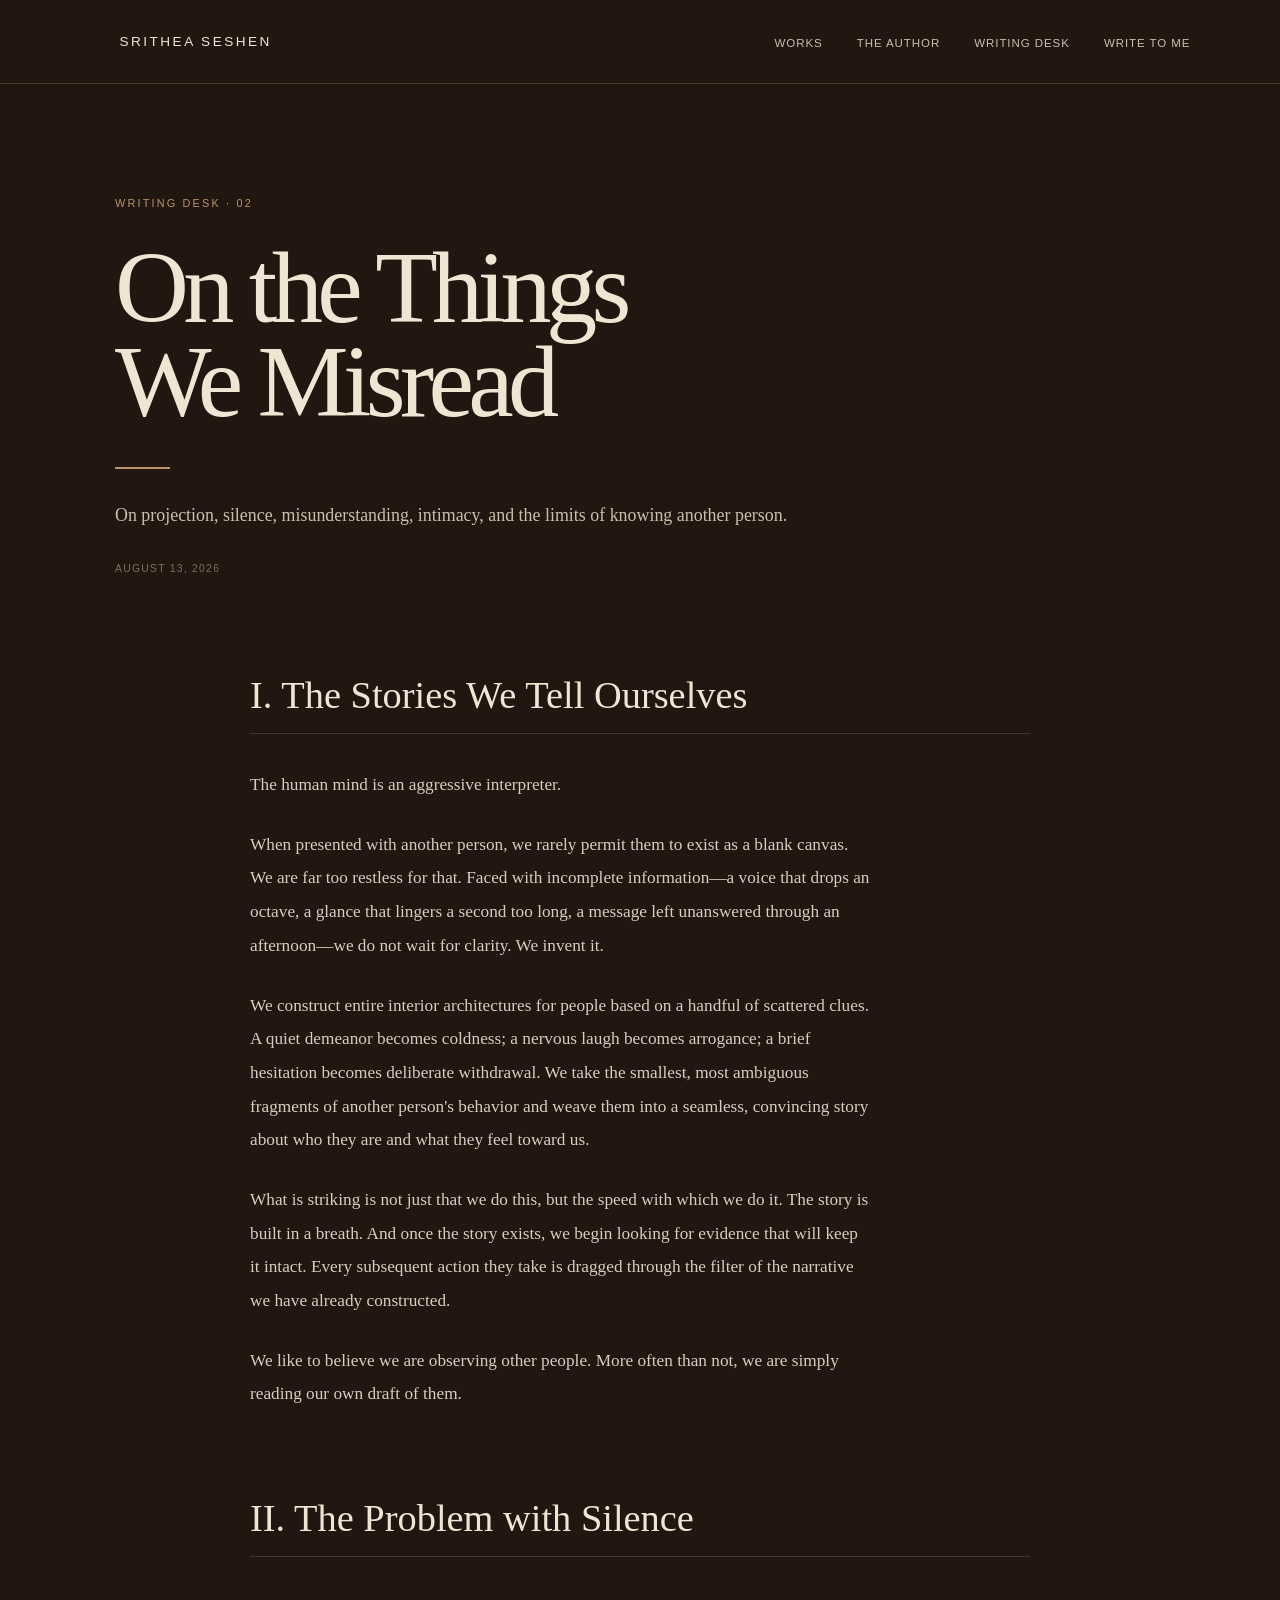
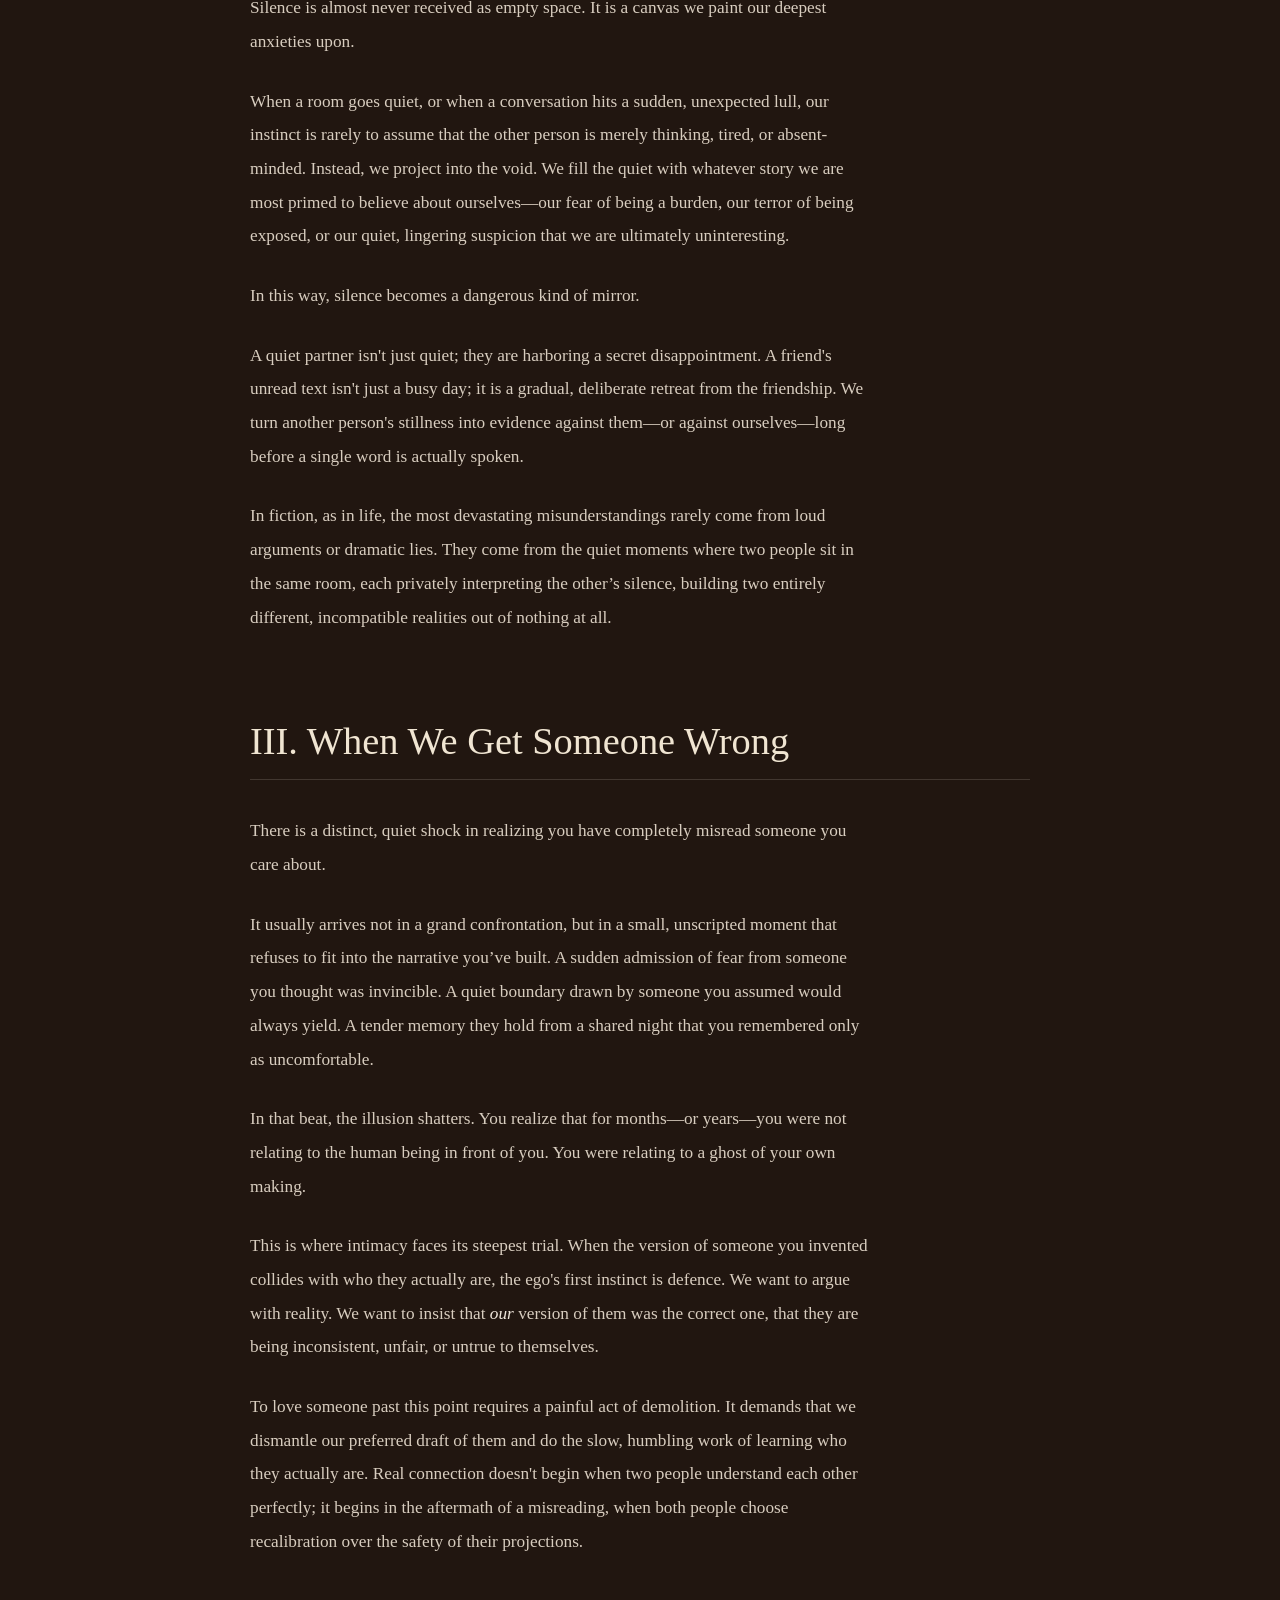
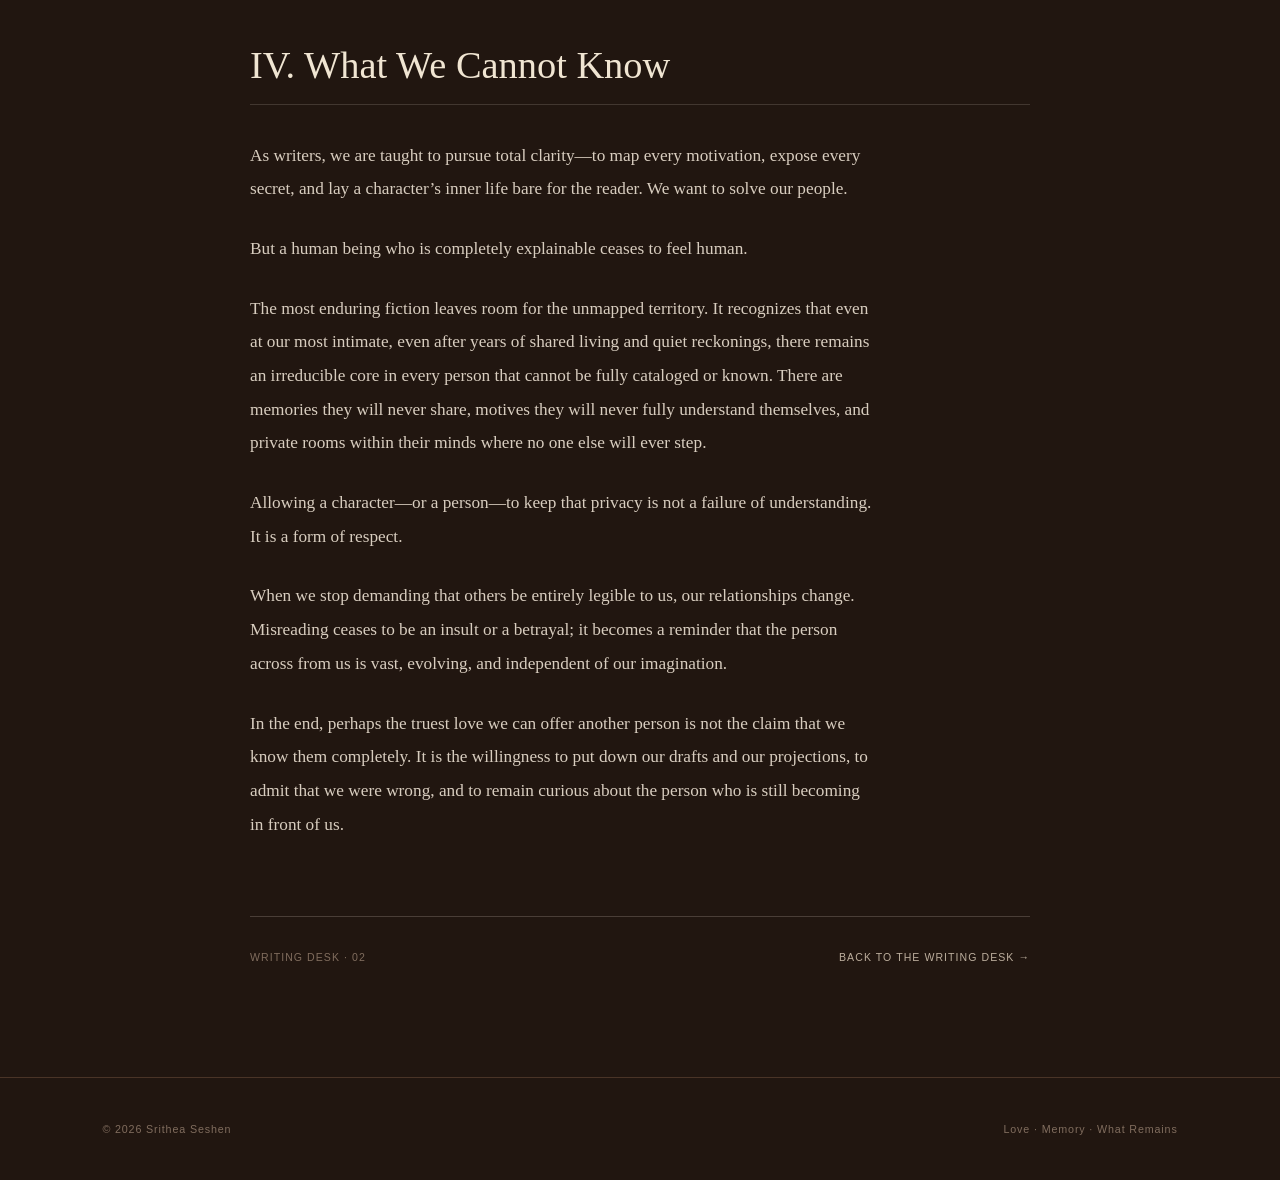
<file: writing-desk-02.html>
<!DOCTYPE html>
<html lang="en">

<head>

    <meta charset="UTF-8">

    <meta
        name="viewport"
        content="width=device-width, initial-scale=1.0"
    >

    <title>
        On the Things We Misread — Srithea Seshen
    </title>

    <meta
        name="description"
        content="On projection, silence, misunderstanding, intimacy, and the limits of knowing another person."
    >

    <style>

        * {
            box-sizing: border-box;
        }

        html {
            scroll-behavior: smooth;
        }

        body {
            margin: 0;

            background: #211610;

            color: #F0E5D2;

            font-family:
                Georgia,
                "Times New Roman",
                serif;

            line-height: 1.7;

            -webkit-font-smoothing: antialiased;

            -moz-osx-font-smoothing: grayscale;
        }

        a {
            color: inherit;
        }


        /* =========================
           NAVIGATION
        ========================= */

        nav {
            padding: 28px 7%;

            display: flex;

            justify-content: space-between;

            align-items: center;

            border-bottom: 1px solid #4A3427;

            background: #211610;

            position: relative;

            z-index: 10;
        }

        .logo {
            font-family:
                Arial,
                Helvetica,
                sans-serif;

            font-size: 0.85rem;

            letter-spacing: 0.18em;

            text-transform: uppercase;

            text-decoration: none;

            color: #F0E5D2;
        }

        nav a {
            margin-left: 30px;

            font-family:
                Arial,
                Helvetica,
                sans-serif;

            font-size: 0.72rem;

            letter-spacing: 0.08em;

            text-transform: uppercase;

            text-decoration: none;

            color: #CDBEAA;

            transition: color 0.25s ease;
        }

        nav a:hover {
            color: #D7B88A;
        }


        /* =========================
           ENTRY HEADER
        ========================= */

        .desk-entry-header {

            width: min(
                90%,
                1050px
            );

            margin: 0 auto;

            padding:
                110px 0 75px;
        }

        .desk-entry-number {

            margin-bottom: 28px;

            font-family:
                Arial,
                Helvetica,
                sans-serif;

            font-size: 0.68rem;

            letter-spacing: 0.2em;

            text-transform: uppercase;

            color: #B99568;
        }

        .desk-entry-header h1 {

            max-width: 950px;

            margin: 0;

            font-size:
                clamp(
                    3.5rem,
                    8vw,
                    7rem
                );

            line-height: 0.92;

            font-weight: 400;

            letter-spacing: -0.055em;
        }

        .desk-entry-rule {

            width: 55px;

            height: 2px;

            margin:
                38px 0 30px;

            background: #B99568;
        }

        .desk-entry-intro {

            max-width: 680px;

            margin: 0;

            font-size: 1.12rem;

            line-height: 1.85;

            color: #CDBEAA;
        }

        .desk-entry-date {

            margin-top: 28px;

            font-family:
                Arial,
                Helvetica,
                sans-serif;

            font-size: 0.65rem;

            letter-spacing: 0.12em;

            text-transform: uppercase;

            color: #806D5E;
        }


        /* =========================
           READING AREA
        ========================= */

        .desk-entry {

            width: min(
                90%,
                780px
            );

            margin: 0 auto;

            padding:
                20px 0 110px;

            display: block;
        }


        /* =========================
           IMPORTANT:
           SINGLE COLUMN ONLY
        ========================= */

        .desk-entry section {

            display: block;

            width: 100%;

            margin: 0 0 85px;

            padding: 0;
        }

        .desk-entry section:last-of-type {

            margin-bottom: 75px;
        }


        /* =========================
           SECTION HEADINGS
        ========================= */

        .desk-entry h2 {

            display: block;

            width: 100%;

            margin:
                0 0 34px;

            padding-bottom: 16px;

            border-bottom:
                1px solid
                rgba(
                    216,
                    205,
                    191,
                    0.18
                );

            font-size:
                clamp(
                    1.8rem,
                    3vw,
                    2.55rem
                );

            line-height: 1.15;

            font-weight: 400;

            color: #F0E5D2;
        }


        /* =========================
           PARAGRAPHS
        ========================= */

        .desk-entry p {

            display: block;

            width: 100%;

            max-width: 72ch;

            margin:
                0 0 26px;

            padding: 0;

            font-size: 1.08rem;

            line-height: 1.95;

            color: #D8CDBF;
        }

        .desk-entry p:last-child {

            margin-bottom: 0;
        }

        .desk-entry em {

            color: #EEE5DA;

            font-style: italic;
        }


        /* =========================
           ENTRY NAVIGATION
        ========================= */

        .desk-entry-navigation {

            display: flex;

            justify-content:
                space-between;

            align-items: center;

            gap: 25px;

            padding-top: 32px;

            border-top:
                1px solid
                rgba(
                    216,
                    205,
                    191,
                    0.22
                );

            font-family:
                Arial,
                Helvetica,
                sans-serif;

            font-size: 0.66rem;

            letter-spacing: 0.1em;

            text-transform: uppercase;
        }

        .desk-entry-navigation span {

            color: #806D5E;
        }

        .desk-entry-navigation a {

            color: #BCAe9D;

            text-decoration: none;

            transition:
                color 0.25s ease;
        }

        .desk-entry-navigation a:hover {

            color: #EEE5DA;
        }


        /* =========================
           FOOTER
        ========================= */

        footer {

            padding:
                42px 8%;

            display: flex;

            justify-content:
                space-between;

            align-items: center;

            border-top:
                1px solid #4A3427;

            background:
                #211610;

            font-family:
                Arial,
                Helvetica,
                sans-serif;

            font-size: 0.67rem;

            letter-spacing: 0.08em;

            color: #806D5E;
        }


        /* =========================
           TABLET
        ========================= */

        @media (max-width: 850px) {

            nav {

                padding:
                    23px 6%;
            }

            nav a {

                margin-left: 15px;

                font-size: 0.68rem;
            }

            .desk-entry-header {

                width: 86%;

                padding:
                    90px 0 60px;
            }

            .desk-entry {

                width: 86%;

                padding-bottom: 85px;
            }

            .desk-entry section {

                margin-bottom: 70px;
            }

            .desk-entry p {

                font-size: 1.03rem;

                line-height: 1.9;
            }

            footer {

                padding:
                    35px 7%;

                flex-direction: column;

                align-items: flex-start;

                gap: 12px;
            }

        }


        /* =========================
           MOBILE
        ========================= */

        @media (max-width: 520px) {

            nav {

                flex-direction: column;

                align-items: flex-start;

                gap: 18px;
            }

            nav div:last-child {

                display: flex;

                flex-wrap: wrap;

                gap: 12px;
            }

            nav a {

                margin-left: 0;

                margin-right: 12px;
            }

            .desk-entry-header {

                width: 86%;

                padding:
                    75px 0 50px;
            }

            .desk-entry-header h1 {

                font-size: 3.8rem;

                line-height: 0.94;
            }

            .desk-entry-intro {

                font-size: 1rem;

                line-height: 1.8;
            }

            .desk-entry {

                width: 86%;

                padding-bottom: 70px;
            }

            .desk-entry h2 {

                font-size: 1.8rem;

                margin-bottom: 28px;

                padding-bottom: 13px;
            }

            .desk-entry p {

                font-size: 1rem;

                line-height: 1.85;

                margin-bottom: 24px;
            }

            .desk-entry-navigation {

                flex-direction: column;

                align-items: flex-start;

                gap: 15px;
            }

        }

    </style>

</head>


<body>


    <!-- =========================
         NAVIGATION
    ========================= -->

    <nav>

        <a
            class="logo"
            href="index.html"
        >
            Srithea Seshen
        </a>

        <div>

            <a href="index.html#works">
                Works
            </a>

            <a href="about.html">
                The Author
            </a>

            <a href="writing-desk.html">
                Writing Desk
            </a>

            <a href="contact.html">
                Write to me
            </a>

        </div>

    </nav>


    <main>


        <!-- =========================
             ENTRY HEADER
        ========================= -->

        <header class="desk-entry-header">

            <div class="desk-entry-number">
                Writing Desk · 02
            </div>

            <h1>
                On the Things<br>
                We Misread
            </h1>

            <div class="desk-entry-rule"></div>

            <p class="desk-entry-intro">
                On projection, silence,
                misunderstanding, intimacy,
                and the limits of knowing
                another person.
            </p>

            <div class="desk-entry-date">
                August 13, 2026
            </div>

        </header>


        <!-- =========================
             ESSAY
        ========================= -->

        <article class="desk-entry">


            <!-- SECTION I -->

            <section>

                <h2>
                    I. The Stories We Tell Ourselves
                </h2>

                <p>
                    The human mind is an aggressive interpreter.
                </p>

                <p>
                    When presented with another person, we rarely permit
                    them to exist as a blank canvas. We are far too restless
                    for that. Faced with incomplete information—a voice that
                    drops an octave, a glance that lingers a second too long,
                    a message left unanswered through an afternoon—we do not
                    wait for clarity. We invent it.
                </p>

                <p>
                    We construct entire interior architectures for people
                    based on a handful of scattered clues. A quiet demeanor
                    becomes coldness; a nervous laugh becomes arrogance; a
                    brief hesitation becomes deliberate withdrawal. We take
                    the smallest, most ambiguous fragments of another
                    person's behavior and weave them into a seamless,
                    convincing story about who they are and what they feel
                    toward us.
                </p>

                <p>
                    What is striking is not just that we do this, but the
                    speed with which we do it. The story is built in a breath.
                    And once the story exists, we begin looking for evidence
                    that will keep it intact. Every subsequent action they
                    take is dragged through the filter of the narrative we
                    have already constructed.
                </p>

                <p>
                    We like to believe we are observing other people. More
                    often than not, we are simply reading our own draft of
                    them.
                </p>

            </section>


            <!-- SECTION II -->

            <section>

                <h2>
                    II. The Problem with Silence
                </h2>

                <p>
                    Silence is almost never received as empty space. It is
                    a canvas we paint our deepest anxieties upon.
                </p>

                <p>
                    When a room goes quiet, or when a conversation hits a
                    sudden, unexpected lull, our instinct is rarely to assume
                    that the other person is merely thinking, tired, or
                    absent-minded. Instead, we project into the void. We fill
                    the quiet with whatever story we are most primed to
                    believe about ourselves—our fear of being a burden, our
                    terror of being exposed, or our quiet, lingering suspicion
                    that we are ultimately uninteresting.
                </p>

                <p>
                    In this way, silence becomes a dangerous kind of mirror.
                </p>

                <p>
                    A quiet partner isn't just quiet; they are harboring a
                    secret disappointment. A friend's unread text isn't just
                    a busy day; it is a gradual, deliberate retreat from the
                    friendship. We turn another person's stillness into
                    evidence against them—or against ourselves—long before a
                    single word is actually spoken.
                </p>

                <p>
                    In fiction, as in life, the most devastating
                    misunderstandings rarely come from loud arguments or
                    dramatic lies. They come from the quiet moments where two
                    people sit in the same room, each privately interpreting
                    the other’s silence, building two entirely different,
                    incompatible realities out of nothing at all.
                </p>

            </section>


            <!-- SECTION III -->

            <section>

                <h2>
                    III. When We Get Someone Wrong
                </h2>

                <p>
                    There is a distinct, quiet shock in realizing you have
                    completely misread someone you care about.
                </p>

                <p>
                    It usually arrives not in a grand confrontation, but in
                    a small, unscripted moment that refuses to fit into the
                    narrative you’ve built. A sudden admission of fear from
                    someone you thought was invincible. A quiet boundary
                    drawn by someone you assumed would always yield. A
                    tender memory they hold from a shared night that you
                    remembered only as uncomfortable.
                </p>

                <p>
                    In that beat, the illusion shatters. You realize that
                    for months—or years—you were not relating to the human
                    being in front of you. You were relating to a ghost of
                    your own making.
                </p>

                <p>
                    This is where intimacy faces its steepest trial. When
                    the version of someone you invented collides with who
                    they actually are, the ego's first instinct is defence.
                    We want to argue with reality. We want to insist that
                    <em>our</em> version of them was the correct one, that
                    they are being inconsistent, unfair, or untrue to
                    themselves.
                </p>

                <p>
                    To love someone past this point requires a painful act
                    of demolition. It demands that we dismantle our
                    preferred draft of them and do the slow, humbling work
                    of learning who they actually are. Real connection
                    doesn't begin when two people understand each other
                    perfectly; it begins in the aftermath of a misreading,
                    when both people choose recalibration over the safety
                    of their projections.
                </p>

            </section>


            <!-- SECTION IV -->

            <section>

                <h2>
                    IV. What We Cannot Know
                </h2>

                <p>
                    As writers, we are taught to pursue total clarity—to map
                    every motivation, expose every secret, and lay a
                    character’s inner life bare for the reader. We want to
                    solve our people.
                </p>

                <p>
                    But a human being who is completely explainable ceases
                    to feel human.
                </p>

                <p>
                    The most enduring fiction leaves room for the unmapped
                    territory. It recognizes that even at our most intimate,
                    even after years of shared living and quiet reckonings,
                    there remains an irreducible core in every person that
                    cannot be fully cataloged or known. There are memories
                    they will never share, motives they will never fully
                    understand themselves, and private rooms within their
                    minds where no one else will ever step.
                </p>

                <p>
                    Allowing a character—or a person—to keep that privacy is
                    not a failure of understanding. It is a form of respect.
                </p>

                <p>
                    When we stop demanding that others be entirely legible
                    to us, our relationships change. Misreading ceases to
                    be an insult or a betrayal; it becomes a reminder that
                    the person across from us is vast, evolving, and
                    independent of our imagination.
                </p>

                <p>
                    In the end, perhaps the truest love we can offer another
                    person is not the claim that we know them completely. It
                    is the willingness to put down our drafts and our
                    projections, to admit that we were wrong, and to remain
                    curious about the person who is still becoming in front
                    of us.
                </p>

            </section>


            <!-- =========================
                 ENTRY NAVIGATION
            ========================= -->

            <div class="desk-entry-navigation">

                <span>
                    Writing Desk · 02
                </span>

                <a href="writing-desk.html">
                    Back to the Writing Desk →
                </a>

            </div>


        </article>

    </main>


    <!-- =========================
         FOOTER
    ========================= -->

    <footer>

        <span>
            © 2026 Srithea Seshen
        </span>

        <span>
            Love · Memory · What Remains
        </span>

    </footer>


</body>

</html>
</file>
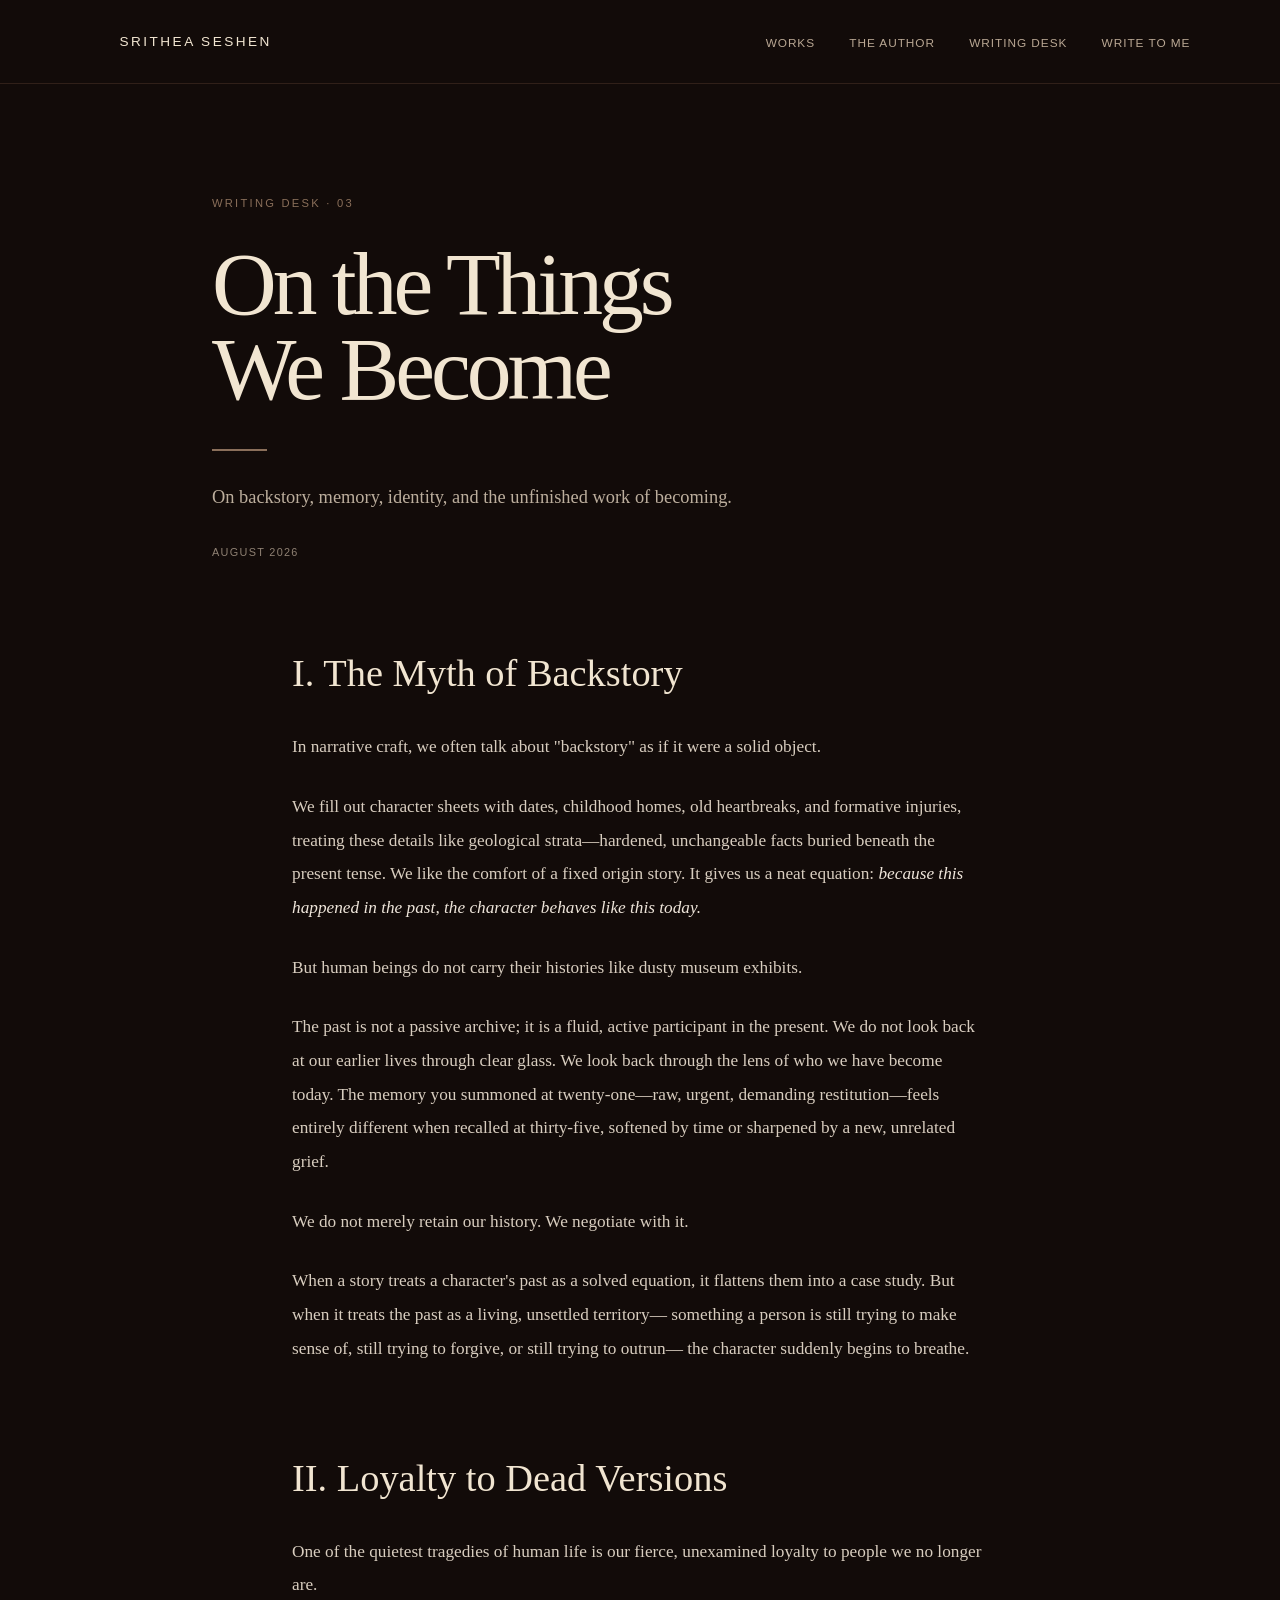
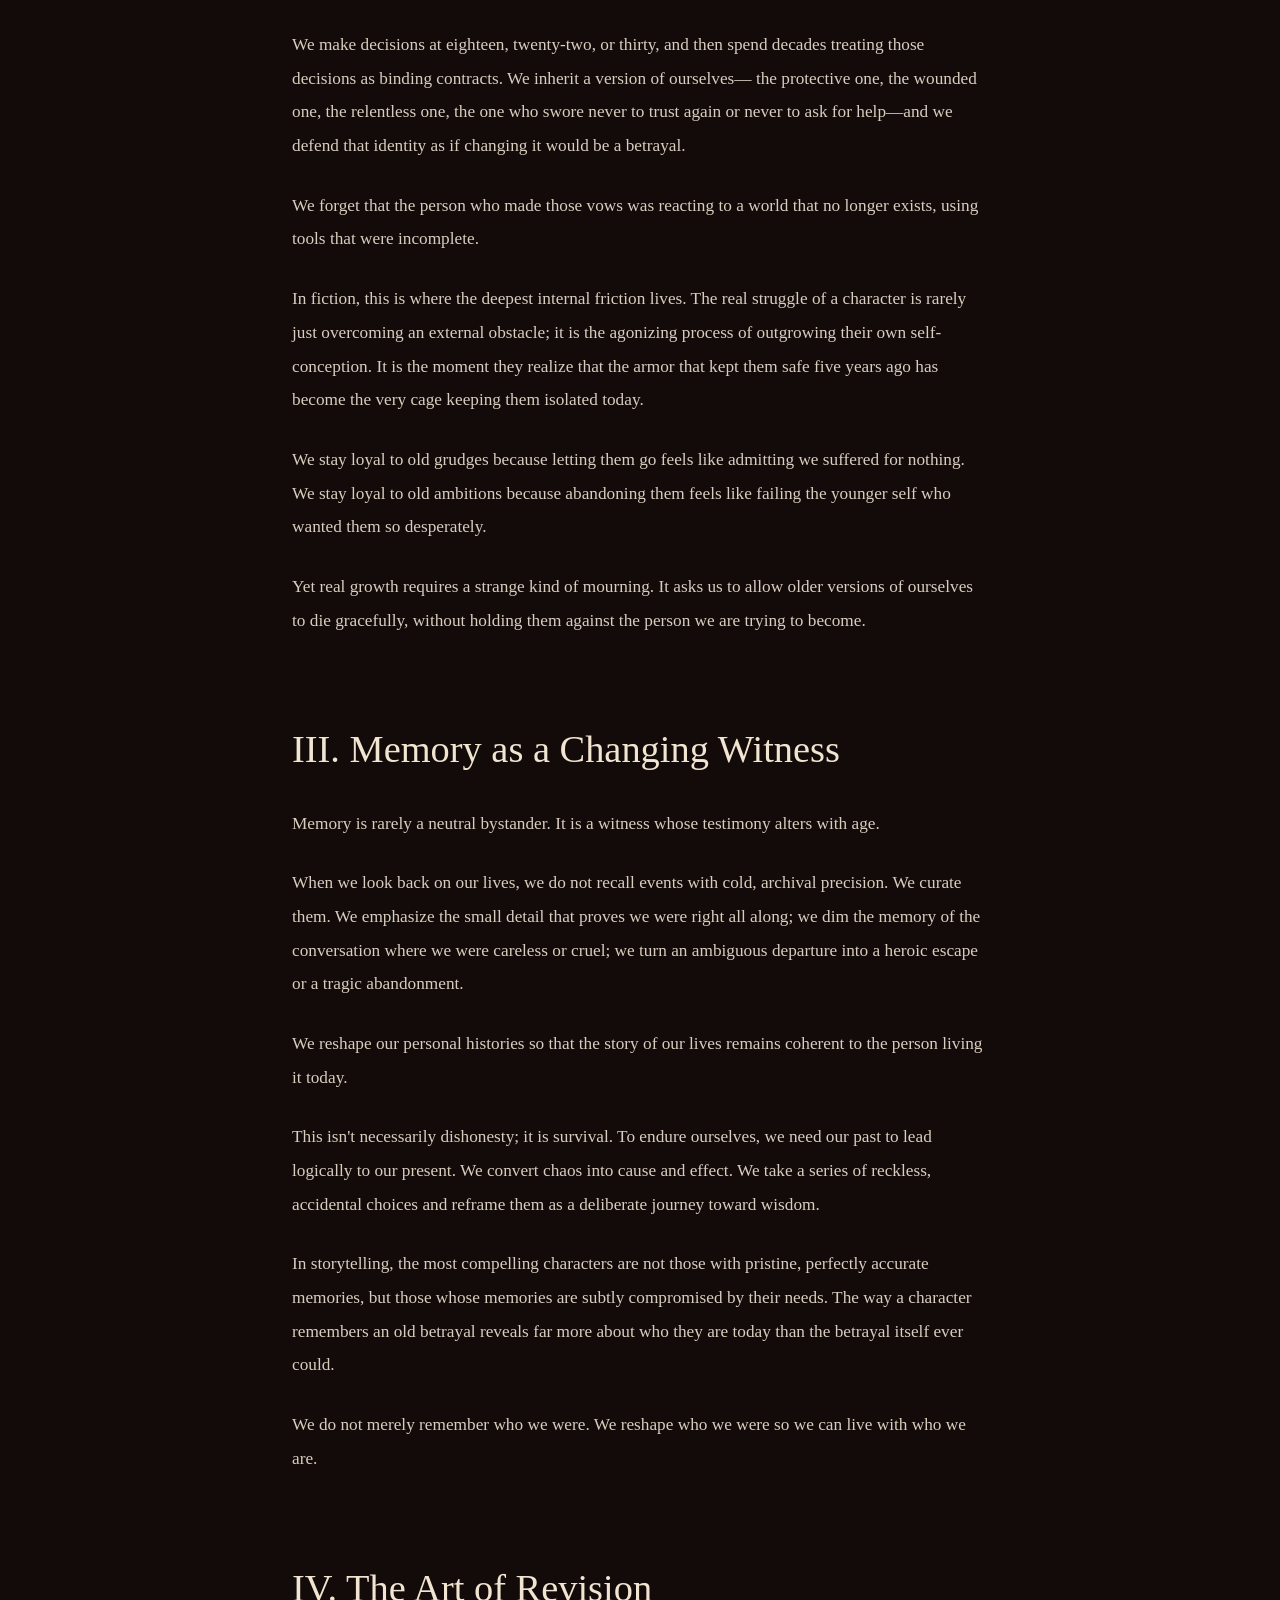
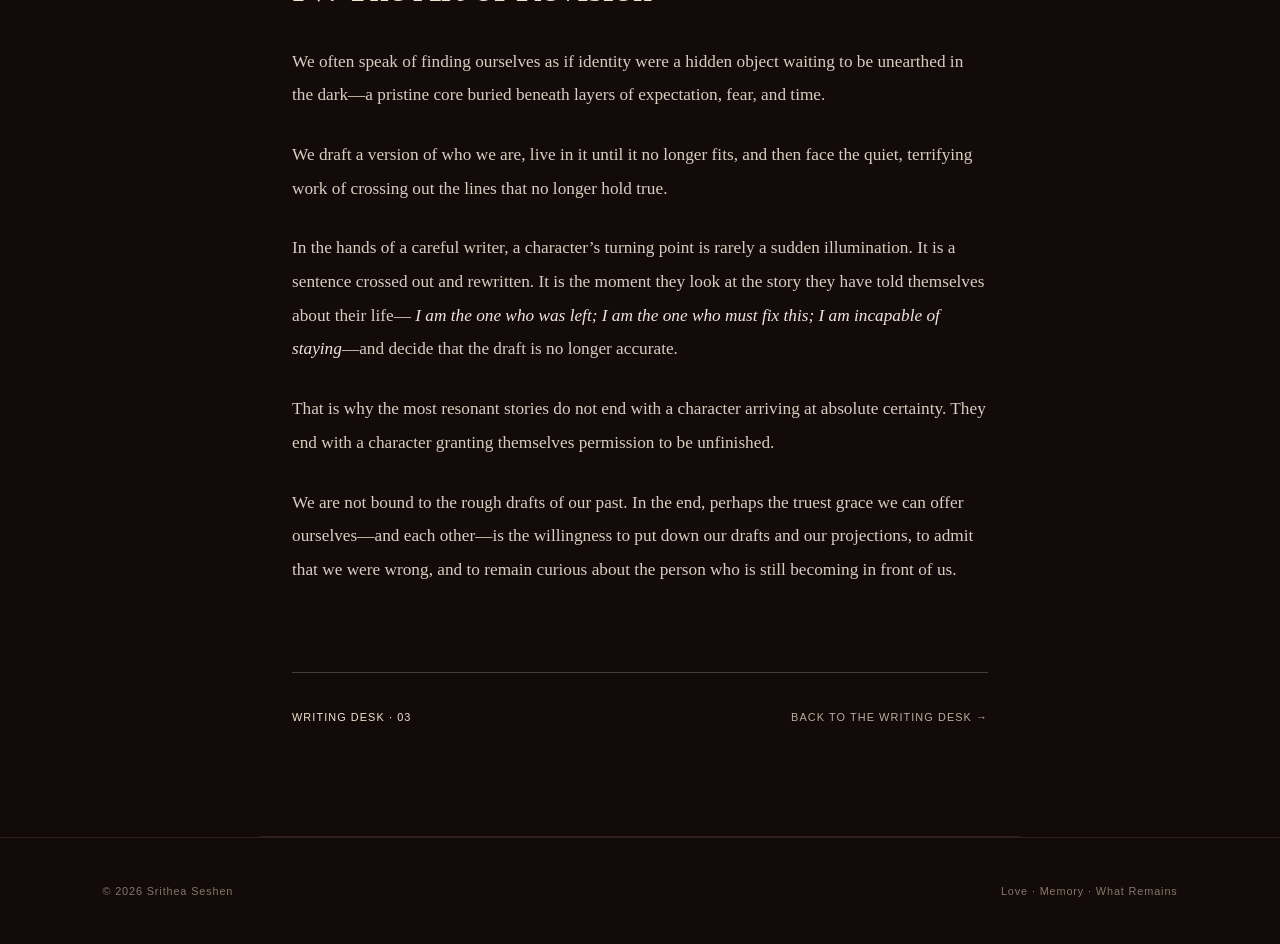
<file: writing-desk-03.html>
<!DOCTYPE html>

<html lang="en">

<head>

<meta charset="UTF-8">

<meta
    name="viewport"
    content="width=device-width, initial-scale=1.0"
>

<title>
    On the Things We Become — Srithea Seshen
</title>

<meta
    name="description"
    content="On backstory, memory, identity, and the unfinished work of becoming."
>

<link
    rel="stylesheet"
    href="style.css"
>

<style>

    /* =========================================================
       WRITING DESK ENTRY 03
       SINGLE-COLUMN LONG-FORM READING LAYOUT
    ========================================================= */

    .desk-entry-header {
        width: 100%;
        max-width: 920px;

        margin: 0 auto;

        padding:
            110px 32px 70px;
    }

    .desk-entry-number {
        margin-bottom: 28px;

        font-family:
            Arial,
            Helvetica,
            sans-serif;

        font-size: 0.7rem;

        letter-spacing: 0.2em;

        text-transform: uppercase;

        color: #8a6f5a;
    }

    .desk-entry-header h1 {
        margin: 0;

        font-size:
            clamp(
                3.2rem,
                7vw,
                6.5rem
            );

        line-height: 0.95;

        font-weight: 400;

        letter-spacing: -0.045em;
    }

    .desk-entry-rule {
        width: 55px;
        height: 2px;

        margin:
            38px 0 30px;

        background:
            #8a6f5a;
    }

    .desk-entry-intro {
        max-width: 650px;

        margin: 0;

        font-size: 1.15rem;

        line-height: 1.8;

        color: #bcae9d;
    }

    .desk-entry-date {
        margin-top: 28px;

        font-family:
            Arial,
            Helvetica,
            sans-serif;

        font-size: 0.68rem;

        letter-spacing: 0.12em;

        text-transform: uppercase;

        color: #8f8173;
    }


    /* =========================================================
       MAIN READING AREA

       IMPORTANT:
       Everything is explicitly block-level and single-column.
       No grid.
       No flex.
       No columns.
    ========================================================= */

    .desk-entry {

        display: block;

        width: 100%;
        max-width: 760px;

        margin:
            0 auto;

        padding:
            20px 32px 110px;
    }


    /* =========================================================
       SECTIONS

       Each section occupies the entire reading width and
       follows the previous section vertically.
    ========================================================= */

    .desk-entry section {

        display: block;

        width: 100%;

        margin:
            0 0 90px;

        padding: 0;
    }

    .desk-entry section:last-of-type {
        margin-bottom: 85px;
    }


    /* =========================================================
       SECTION HEADINGS
    ========================================================= */

    .desk-entry h2 {

        display: block;

        width: 100%;

        margin:
            0 0 35px;

        padding: 0;

        font-size:
            clamp(
                1.8rem,
                3vw,
                2.5rem
            );

        line-height: 1.15;

        font-weight: 400;
    }


    /* =========================================================
       PARAGRAPHS

       Every paragraph is deliberately full-width within the
       single reading column.
    ========================================================= */

    .desk-entry p {

        display: block;

        width: 100%;

        margin:
            0 0 26px;

        padding: 0;

        font-size:
            1.08rem;

        line-height:
            1.95;

        color:
            #d8cdbf;
    }

    .desk-entry p:last-child {
        margin-bottom: 0;
    }

    .desk-entry em {
        color:
            #eee5da;
    }


    /* =========================================================
       ENTRY NAVIGATION
    ========================================================= */

    .desk-entry-navigation {

        display: flex;

        width: 100%;

        justify-content:
            space-between;

        align-items: center;

        gap: 25px;

        padding-top: 35px;

        border-top:
            1px solid
            rgba(
                216,
                205,
                191,
                0.25
            );

        font-family:
            Arial,
            Helvetica,
            sans-serif;

        font-size: 0.68rem;

        letter-spacing: 0.1em;

        text-transform: uppercase;
    }

    .desk-entry-navigation a {

        color:
            #bcae9d;

        text-decoration:
            none;

        transition:
            color 0.25s ease;
    }

    .desk-entry-navigation a:hover {

        color:
            #eee5da;
    }


    /* =========================================================
       MOBILE
    ========================================================= */

    @media (max-width: 700px) {

        .desk-entry-header {

            padding:
                80px 7% 55px;
        }

        .desk-entry {

            max-width:
                100%;

            padding:
                15px 7% 75px;
        }

        .desk-entry section {

            margin-bottom:
                70px;
        }

        .desk-entry h2 {

            margin-bottom:
                30px;
        }

        .desk-entry p {

            font-size:
                1rem;

            line-height:
                1.85;

            margin-bottom:
                24px;
        }

        .desk-entry-navigation {

            flex-direction:
                column;

            align-items:
                flex-start;
        }

    }


    @media (max-width: 520px) {

        .desk-entry-header h1 {

            font-size:
                3.4rem;
        }

        .desk-entry-intro {

            font-size:
                1rem;
        }

    }

</style>

</head>

<body>

<!-- =========================================================
     NAVIGATION
========================================================= -->

<nav>

    <a
        class="logo"
        href="index.html"
    >
        Srithea Seshen
    </a>

    <div>

        <a href="index.html#works">
            Works
        </a>

        <a href="about.html">
            The Author
        </a>

        <a href="writing-desk.html">
            Writing Desk
        </a>

        <a href="contact.html">
            Write to me
        </a>

    </div>

</nav>


<main>


    <!-- =====================================================
         ENTRY HEADER
    ===================================================== -->

    <header class="desk-entry-header">

        <div class="desk-entry-number">
            Writing Desk · 03
        </div>

        <h1>
            On the Things<br>
            We Become
        </h1>

        <div class="desk-entry-rule"></div>

        <p class="desk-entry-intro">
            On backstory, memory, identity,
            and the unfinished work of becoming.
        </p>

        <div class="desk-entry-date">
            August 2026
        </div>

    </header>


    <!-- =====================================================
         ESSAY
    ===================================================== -->

    <article class="desk-entry">


        <!-- =================================================
             I. THE MYTH OF BACKSTORY
        ================================================= -->

        <section>

            <h2>
                I. The Myth of Backstory
            </h2>

            <p>
                In narrative craft, we often talk about "backstory"
                as if it were a solid object.
            </p>

            <p>
                We fill out character sheets with dates, childhood
                homes, old heartbreaks, and formative injuries,
                treating these details like geological strata—hardened,
                unchangeable facts buried beneath the present tense.
                We like the comfort of a fixed origin story. It gives
                us a neat equation:
                <em>because this happened in the past, the character
                behaves like this today.</em>
            </p>

            <p>
                But human beings do not carry their histories like
                dusty museum exhibits.
            </p>

            <p>
                The past is not a passive archive; it is a fluid,
                active participant in the present. We do not look back
                at our earlier lives through clear glass. We look back
                through the lens of who we have become today. The memory
                you summoned at twenty-one—raw, urgent, demanding
                restitution—feels entirely different when recalled at
                thirty-five, softened by time or sharpened by a new,
                unrelated grief.
            </p>

            <p>
                We do not merely retain our history. We negotiate with it.
            </p>

            <p>
                When a story treats a character's past as a solved
                equation, it flattens them into a case study. But when
                it treats the past as a living, unsettled territory—
                something a person is still trying to make sense of,
                still trying to forgive, or still trying to outrun—
                the character suddenly begins to breathe.
            </p>

        </section>


        <!-- =================================================
             II. LOYALTY TO DEAD VERSIONS
        ================================================= -->

        <section>

            <h2>
                II. Loyalty to Dead Versions
            </h2>

            <p>
                One of the quietest tragedies of human life is our
                fierce, unexamined loyalty to people we no longer are.
            </p>

            <p>
                We make decisions at eighteen, twenty-two, or thirty,
                and then spend decades treating those decisions as
                binding contracts. We inherit a version of ourselves—
                the protective one, the wounded one, the relentless one,
                the one who swore never to trust again or never to ask
                for help—and we defend that identity as if changing it
                would be a betrayal.
            </p>

            <p>
                We forget that the person who made those vows was
                reacting to a world that no longer exists, using tools
                that were incomplete.
            </p>

            <p>
                In fiction, this is where the deepest internal friction
                lives. The real struggle of a character is rarely just
                overcoming an external obstacle; it is the agonizing
                process of outgrowing their own self-conception. It is
                the moment they realize that the armor that kept them
                safe five years ago has become the very cage keeping
                them isolated today.
            </p>

            <p>
                We stay loyal to old grudges because letting them go
                feels like admitting we suffered for nothing. We stay
                loyal to old ambitions because abandoning them feels
                like failing the younger self who wanted them so
                desperately.
            </p>

            <p>
                Yet real growth requires a strange kind of mourning.
                It asks us to allow older versions of ourselves to die
                gracefully, without holding them against the person we
                are trying to become.
            </p>

        </section>


        <!-- =================================================
             III. MEMORY AS A CHANGING WITNESS
        ================================================= -->

        <section>

            <h2>
                III. Memory as a Changing Witness
            </h2>

            <p>
                Memory is rarely a neutral bystander. It is a witness
                whose testimony alters with age.
            </p>

            <p>
                When we look back on our lives, we do not recall events
                with cold, archival precision. We curate them. We
                emphasize the small detail that proves we were right
                all along; we dim the memory of the conversation where
                we were careless or cruel; we turn an ambiguous
                departure into a heroic escape or a tragic abandonment.
            </p>

            <p>
                We reshape our personal histories so that the story of
                our lives remains coherent to the person living it today.
            </p>

            <p>
                This isn't necessarily dishonesty; it is survival. To
                endure ourselves, we need our past to lead logically to
                our present. We convert chaos into cause and effect. We
                take a series of reckless, accidental choices and
                reframe them as a deliberate journey toward wisdom.
            </p>

            <p>
                In storytelling, the most compelling characters are not
                those with pristine, perfectly accurate memories, but
                those whose memories are subtly compromised by their
                needs. The way a character remembers an old betrayal
                reveals far more about who they are today than the
                betrayal itself ever could.
            </p>

            <p>
                We do not merely remember who we were. We reshape who we
                were so we can live with who we are.
            </p>

        </section>


        <!-- =================================================
             IV. THE ART OF REVISION
        ================================================= -->

        <section>

            <h2>
                IV. The Art of Revision
            </h2>

            <p>
                We often speak of finding ourselves as if identity were
                a hidden object waiting to be unearthed in the dark—a
                pristine core buried beneath layers of expectation,
                fear, and time.
            </p>

            <p>
                We draft a version of who we are, live in it until it
                no longer fits, and then face the quiet, terrifying work
                of crossing out the lines that no longer hold true.
            </p>

            <p>
                In the hands of a careful writer, a character’s turning
                point is rarely a sudden illumination. It is a sentence
                crossed out and rewritten. It is the moment they look at
                the story they have told themselves about their life—
                <em>I am the one who was left; I am the one who must fix
                this; I am incapable of staying</em>—and decide that the
                draft is no longer accurate.
            </p>

            <p>
                That is why the most resonant stories do not end with a
                character arriving at absolute certainty. They end with
                a character granting themselves permission to be
                unfinished.
            </p>

            <p>
                We are not bound to the rough drafts of our past. In the
                end, perhaps the truest grace we can offer ourselves—and
                each other—is the willingness to put down our drafts and
                our projections, to admit that we were wrong, and to
                remain curious about the person who is still becoming in
                front of us.
            </p>

        </section>


        <!-- =================================================
             ENTRY NAVIGATION
        ================================================= -->

        <div class="desk-entry-navigation">

            <span>
                Writing Desk · 03
            </span>

            <a href="writing-desk.html">
                Back to the Writing Desk →
            </a>

        </div>


    </article>

</main>


<!-- =========================================================
     FOOTER
========================================================= -->

<footer>

    <span>
        © 2026 Srithea Seshen
    </span>

    <span>
        Love · Memory · What Remains
    </span>

</footer>

</body>

</html>
</file>
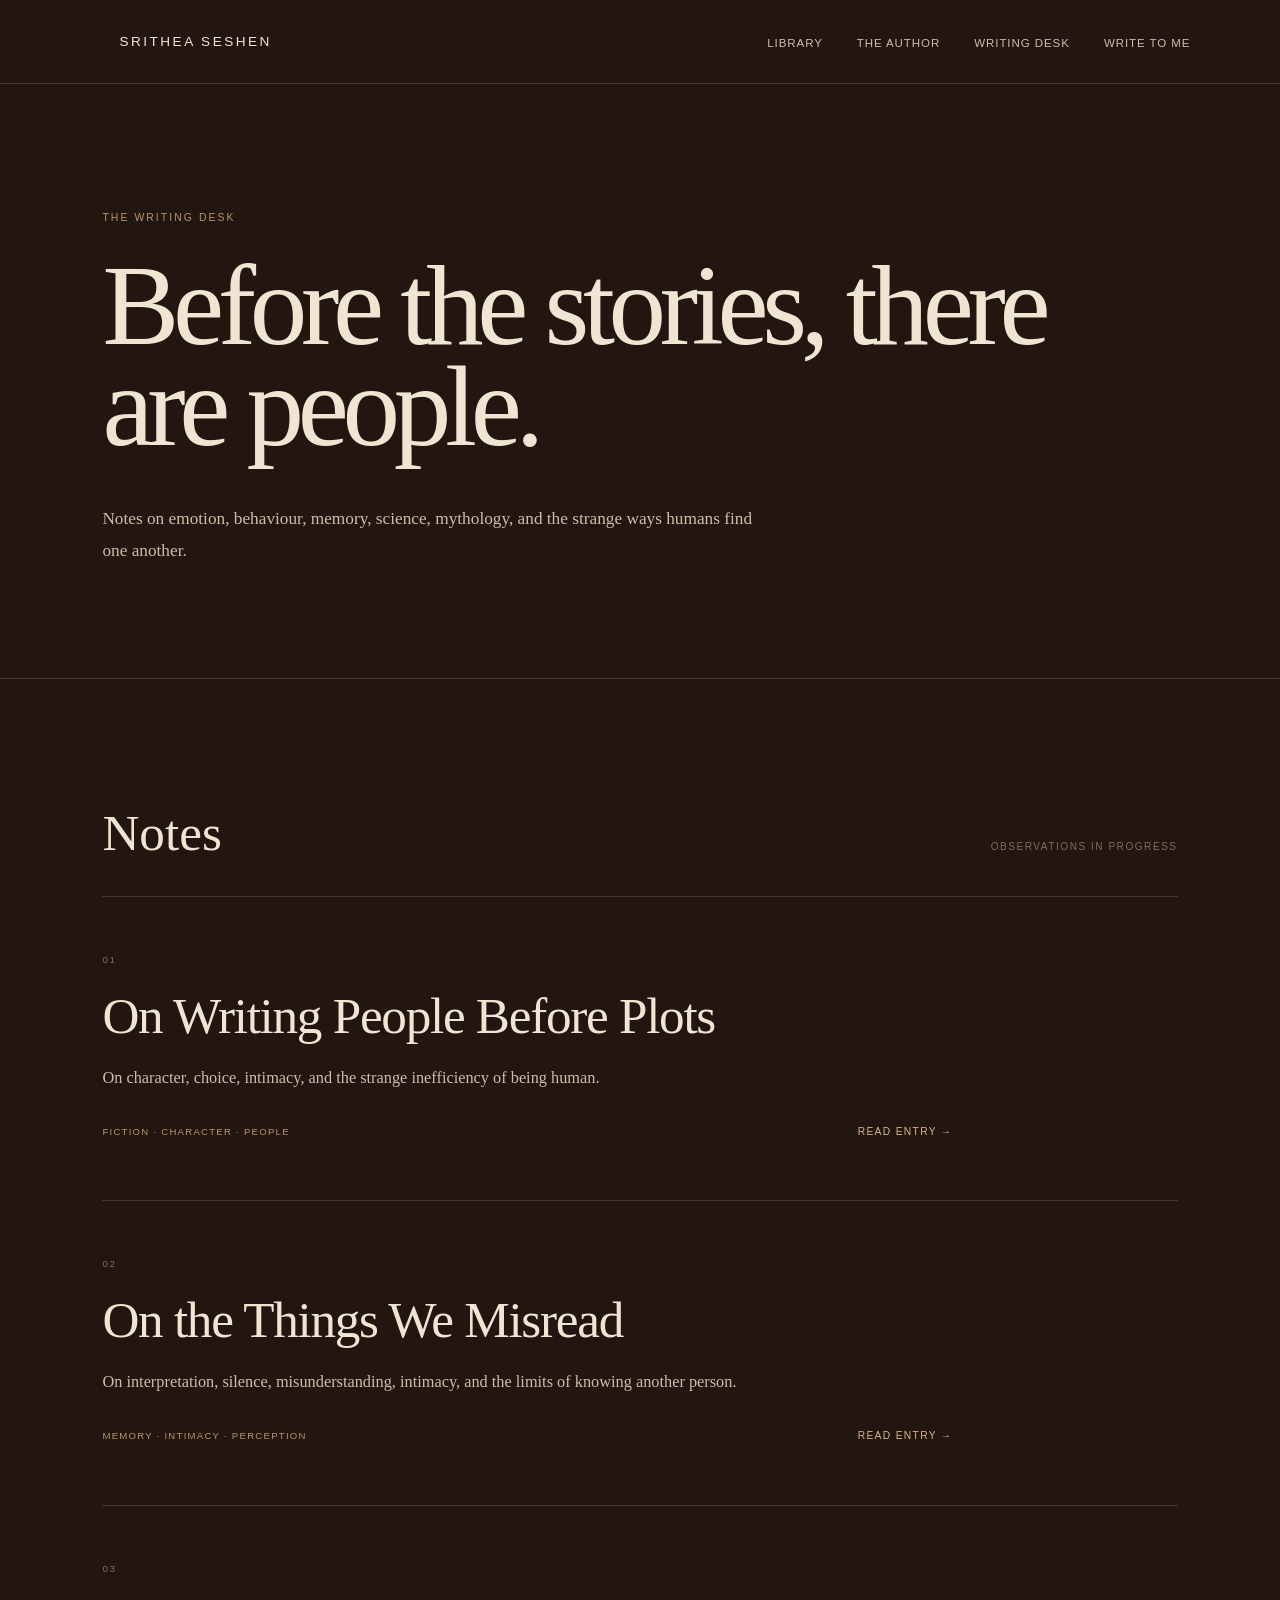
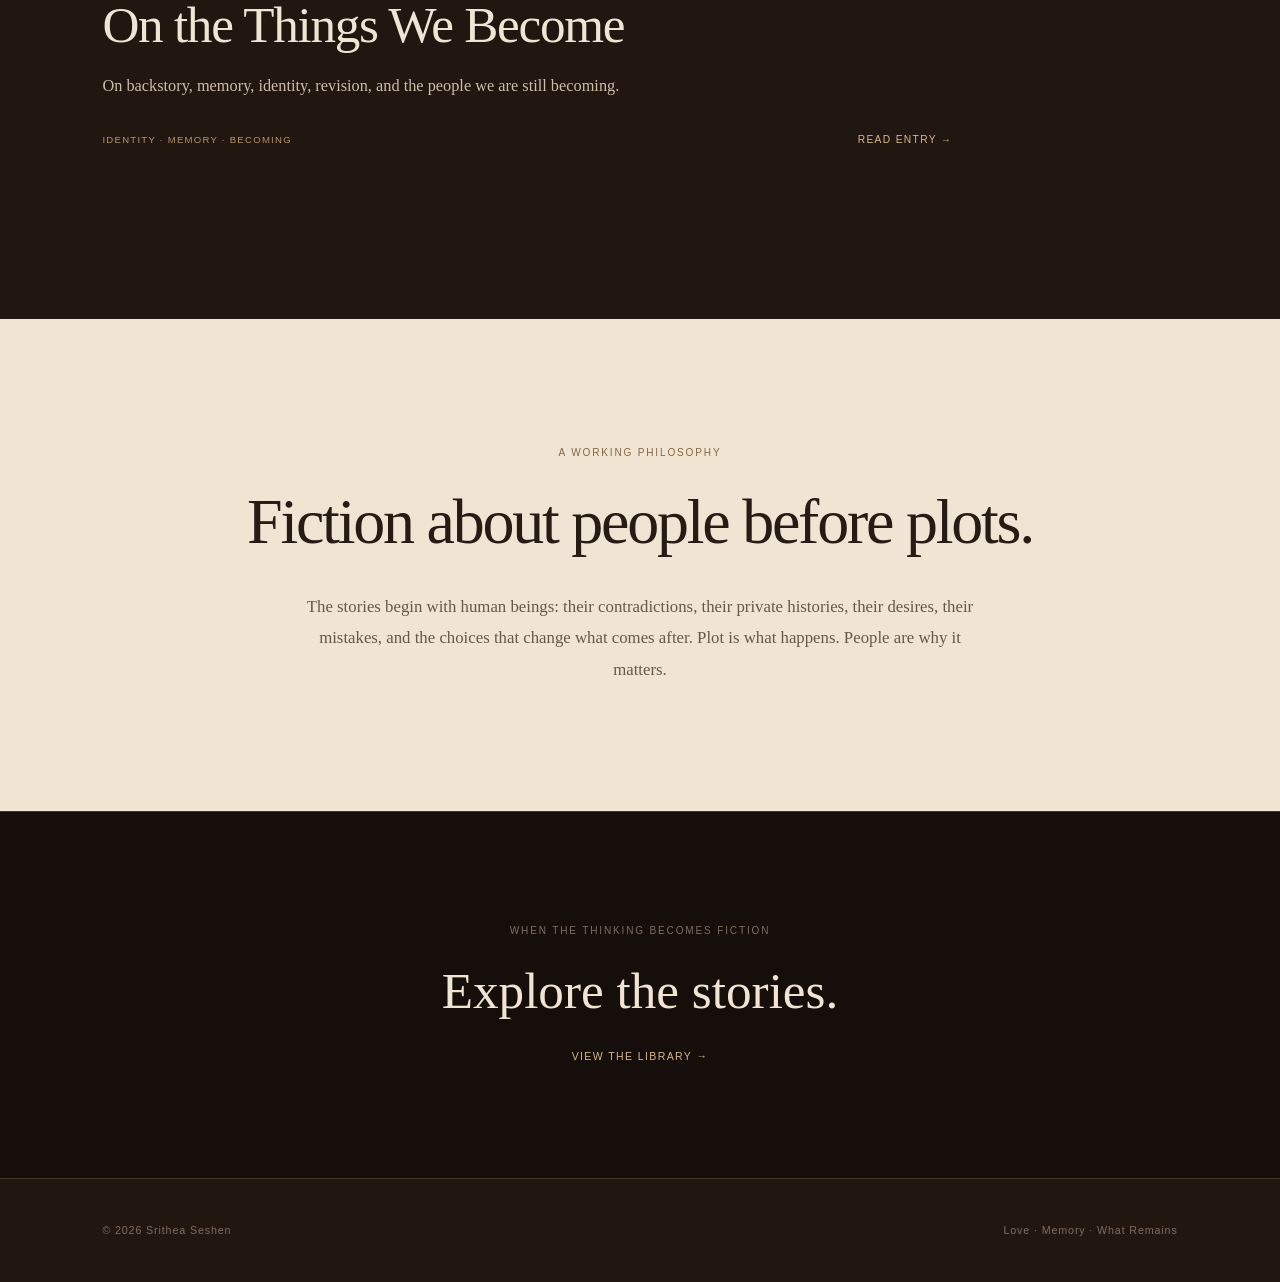
<file: writing-desk.html>
<!DOCTYPE html>
<html lang="en">

<head>

    <meta charset="UTF-8">

    <meta
        name="viewport"
        content="width=device-width, initial-scale=1.0"
    >

    <title>Writing Desk — Srithea Seshen</title>

    <meta
        name="description"
        content="The Writing Desk of Srithea Seshen — notes on people, emotion, memory, science, mythology, and the questions behind fiction."
    >

    <style>

        * {
            box-sizing:
                border-box;
        }

        html {
            scroll-behavior:
                smooth;
        }

        body {
            margin:
                0;

            background:
                #211610;

            color:
                #F0E5D2;

            font-family:
                Georgia,
                "Times New Roman",
                serif;

            line-height:
                1.7;

            -webkit-font-smoothing:
                antialiased;

            -moz-osx-font-smoothing:
                grayscale;
        }

        a {
            color:
                inherit;
        }


        /* =========================
           NAVIGATION
        ========================= */

        nav {
            padding:
                28px 7%;

            display:
                flex;

            justify-content:
                space-between;

            align-items:
                center;

            border-bottom:
                1px solid #4A3427;

            background:
                #211610;

            position:
                relative;

            z-index:
                10;
        }

        .logo {
            font-family:
                Arial,
                Helvetica,
                sans-serif;

            font-size:
                0.85rem;

            letter-spacing:
                0.18em;

            text-transform:
                uppercase;

            text-decoration:
                none;

            color:
                #F0E5D2;
        }

        nav a {
            margin-left:
                30px;

            font-family:
                Arial,
                Helvetica,
                sans-serif;

            font-size:
                0.72rem;

            letter-spacing:
                0.08em;

            text-transform:
                uppercase;

            text-decoration:
                none;

            color:
                #CDBEAA;

            transition:
                color 0.25s ease;
        }

        nav a:hover {
            color:
                #D7B88A;
        }


        /* =========================
           HERO
        ========================= */

        .desk-hero {
            padding:
                125px 8% 110px;

            border-bottom:
                1px solid #4A3427;
        }

        .desk-label {
            margin:
                0 0 28px;

            font-family:
                Arial,
                Helvetica,
                sans-serif;

            font-size:
                0.65rem;

            letter-spacing:
                0.2em;

            text-transform:
                uppercase;

            color:
                #B99568;
        }

        .desk-hero h1 {
            max-width:
                1000px;

            margin:
                0;

            font-size:
                clamp(
                    4rem,
                    9vw,
                    8rem
                );

            line-height:
                0.88;

            font-weight:
                400;

            letter-spacing:
                -0.055em;
        }

        .desk-hero-intro {
            max-width:
                650px;

            margin:
                45px 0 0;

            font-size:
                1.08rem;

            line-height:
                1.9;

            color:
                #CDBEAA;
        }


        /* =========================
           NOTES
        ========================= */

        .desk-notes {
            padding:
                110px 8%;
        }

        .notes-header {
            display:
                flex;

            justify-content:
                space-between;

            align-items:
                baseline;

            gap:
                30px;

            margin-bottom:
                55px;

            padding-bottom:
                20px;

            border-bottom:
                1px solid #4A3427;
        }

        .notes-header h2 {
            margin:
                0;

            font-size:
                clamp(
                    2rem,
                    4vw,
                    3.4rem
                );

            font-weight:
                400;
        }

        .notes-header span {
            font-family:
                Arial,
                Helvetica,
                sans-serif;

            font-size:
                0.63rem;

            letter-spacing:
                0.15em;

            text-transform:
                uppercase;

            color:
                #806D5E;
        }


        /* =========================
           NOTE LIST
           ONE COLUMN / FULL WIDTH
        ========================= */

        .note-grid {

            display:
                flex;

            flex-direction:
                column;

            gap:
                0;

            max-width:
                1100px;

            margin:
                0 auto;
        }


        /* =========================
           NOTE
        ========================= */

        .note {

            width:
                100%;

            padding:
                55px 0 60px;

            border-top:
                1px solid #4A3427;

            background:
                transparent;

            display:
                block;

            transition:
                padding-left 0.3s ease,
                border-color 0.3s ease;
        }

        .note:first-child {
            border-top:
                none;

            padding-top:
                0;
        }

        .note:hover {
            padding-left:
                18px;

            border-color:
                #765039;
        }


        /* =========================
           NOTE NUMBER
        ========================= */

        .note-number {

            margin-bottom:
                20px;

            font-family:
                Arial,
                Helvetica,
                sans-serif;

            font-size:
                0.62rem;

            letter-spacing:
                0.16em;

            color:
                #806D5E;
        }


        /* =========================
           NOTE TITLE
        ========================= */

        .note h3 {

            margin:
                0 0 20px;

            max-width:
                850px;

            font-size:
                clamp(
                    2.1rem,
                    4vw,
                    4rem
                );

            line-height:
                1.05;

            font-weight:
                400;

            letter-spacing:
                -0.025em;
        }


        /* =========================
           NOTE DESCRIPTION
        ========================= */

        .note p {

            max-width:
                680px;

            margin:
                0;

            font-size:
                1.02rem;

            line-height:
                1.85;

            color:
                #CDBEAA;
        }


        /* =========================
           NOTE FOOTER
        ========================= */

        .note-bottom {

            margin-top:
                30px;

            display:
                flex;

            justify-content:
                space-between;

            align-items:
                center;

            gap:
                25px;

            max-width:
                850px;
        }

        .note-topic {

            font-family:
                Arial,
                Helvetica,
                sans-serif;

            font-size:
                0.6rem;

            letter-spacing:
                0.13em;

            text-transform:
                uppercase;

            color:
                #B99568;
        }


        /* =========================
           READ LINK
        ========================= */

        .note-read {

            font-family:
                Arial,
                Helvetica,
                sans-serif;

            font-size:
                0.64rem;

            letter-spacing:
                0.13em;

            text-transform:
                uppercase;

            text-decoration:
                none;

            color:
                #D7B88A;

            white-space:
                nowrap;

            transition:
                color 0.25s ease;
        }

        .note-read:hover {
            color:
                #E4CFA9;
        }


        /* =========================
           PHILOSOPHY
        ========================= */

        .desk-statement {

            padding:
                125px 8%;

            background:
                #F0E5D2;

            color:
                #261B15;
        }

        .desk-statement-inner {

            max-width:
                900px;

            margin:
                0 auto;

            text-align:
                center;
        }

        .desk-statement-label {

            margin-bottom:
                28px;

            font-family:
                Arial,
                Helvetica,
                sans-serif;

            font-size:
                0.63rem;

            letter-spacing:
                0.18em;

            text-transform:
                uppercase;

            color:
                #876746;
        }

        .desk-statement h2 {

            margin:
                0;

            font-size:
                clamp(
                    2.5rem,
                    5vw,
                    4.8rem
                );

            line-height:
                1.04;

            font-weight:
                400;

            letter-spacing:
                -0.035em;
        }

        .desk-statement p {

            max-width:
                680px;

            margin:
                35px auto 0;

            font-size:
                1.05rem;

            line-height:
                1.9;

            color:
                #66574B;
        }


        /* =========================
           WORKS LINK
        ========================= */

        .desk-work-link {

            padding:
                110px 8%;

            border-top:
                1px solid #4A3427;

            background:
                #160E0A;
        }

        .desk-work-link-inner {

            max-width:
                850px;

            margin:
                0 auto;

            text-align:
                center;
        }

        .desk-work-link-inner > span {

            display:
                block;

            margin-bottom:
                25px;

            font-family:
                Arial,
                Helvetica,
                sans-serif;

            font-size:
                0.63rem;

            letter-spacing:
                0.18em;

            text-transform:
                uppercase;

            color:
                #806D5E;
        }

        .desk-work-link h2 {

            margin:
                0;

            font-size:
                clamp(
                    2.3rem,
                    4vw,
                    3.8rem
                );

            line-height:
                1.05;

            font-weight:
                400;

            color:
                #F0E5D2;
        }

        .desk-work-link a {

            display:
                inline-block;

            margin-top:
                30px;

            font-family:
                Arial,
                Helvetica,
                sans-serif;

            font-size:
                0.66rem;

            letter-spacing:
                0.13em;

            text-transform:
                uppercase;

            text-decoration:
                none;

            color:
                #D7B88A;
        }

        .desk-work-link a:hover {
            color:
                #E4CFA9;
        }


        /* =========================
           FOOTER
        ========================= */

        footer {

            padding:
                42px 8%;

            display:
                flex;

            justify-content:
                space-between;

            align-items:
                center;

            border-top:
                1px solid #4A3427;

            background:
                #211610;

            font-family:
                Arial,
                Helvetica,
                sans-serif;

            font-size:
                0.67rem;

            letter-spacing:
                0.08em;

            color:
                #806D5E;
        }


        /* =========================
           MOBILE
        ========================= */

        @media (max-width: 850px) {

            nav {
                padding:
                    23px 6%;
            }

            nav a {
                margin-left:
                    15px;

                font-size:
                    0.68rem;
            }

            .desk-hero {
                padding:
                    90px 7%;
            }

            .desk-notes {
                padding:
                    90px 7%;
            }

            .desk-statement {
                padding:
                    90px 7%;
            }

            .desk-work-link {
                padding:
                    85px 7%;
            }

            footer {

                padding:
                    35px 7%;

                flex-direction:
                    column;

                align-items:
                    flex-start;

                gap:
                    12px;
            }

        }


        @media (max-width: 600px) {

            nav {

                flex-direction:
                    column;

                align-items:
                    flex-start;

                gap:
                    18px;
            }

            nav div:last-child {

                display:
                    flex;

                flex-wrap:
                    wrap;

                gap:
                    12px;
            }

            nav a {

                margin-left:
                    0;

                margin-right:
                    12px;
            }

            .desk-hero h1 {
                font-size:
                    4rem;
            }

            .desk-hero-intro {
                font-size:
                    1rem;
            }

            .notes-header {

                flex-direction:
                    column;

                align-items:
                    flex-start;

                gap:
                    10px;
            }

            .note {

                padding:
                    45px 0 50px;
            }

            .note:hover {
                padding-left:
                    8px;
            }

            .note h3 {
                font-size:
                    2.3rem;
            }

            .note p {
                font-size:
                    1rem;
            }

            .note-bottom {

                flex-direction:
                    column;

                align-items:
                    flex-start;

                gap:
                    18px;
            }

            .desk-statement h2 {
                font-size:
                    2.6rem;
            }

            .desk-work-link h2 {
                font-size:
                    2.5rem;
            }

        }

    </style>

</head>


<body>


    <!-- =========================
         NAVIGATION
    ========================= -->

    <nav>

        <a
            class="logo"
            href="index.html"
        >
            Srithea Seshen
        </a>

        <div>

            <a href="index.html#library">
                Library
            </a>

            <a href="about.html">
                The Author
            </a>

            <a href="writing-desk.html">
                Writing Desk
            </a>

            <a href="contact.html">
                Write to me
            </a>

        </div>

    </nav>


    <main>


        <!-- =========================
             HERO
        ========================= -->

        <section class="desk-hero">

            <div class="desk-label">
                The Writing Desk
            </div>

            <h1>
                Before the stories,
                there are people.
            </h1>

            <p class="desk-hero-intro">
                Notes on emotion, behaviour, memory,
                science, mythology, and the strange
                ways humans find one another.
            </p>

        </section>


        <!-- =========================
             NOTES
        ========================= -->

        <section class="desk-notes">

            <div class="notes-header">

                <h2>
                    Notes
                </h2>

                <span>
                    Observations in progress
                </span>

            </div>


            <div class="note-grid">


                <!-- =====================
                     ENTRY 01
                ====================== -->

                <article class="note">

                    <div class="note-number">
                        01
                    </div>

                    <h3>
                        On Writing People
                        Before Plots
                    </h3>

                    <p>
                        On character, choice, intimacy,
                        and the strange inefficiency
                        of being human.
                    </p>

                    <div class="note-bottom">

                        <div class="note-topic">
                            Fiction · Character · People
                        </div>

                        <a
                            class="note-read"
                            href="writing-desk-01.html"
                        >
                            Read Entry →
                        </a>

                    </div>

                </article>


                <!-- =====================
                     ENTRY 02
                ====================== -->

                <article class="note">

                    <div class="note-number">
                        02
                    </div>

                    <h3>
                        On the Things
                        We Misread
                    </h3>

                    <p>
                        On interpretation, silence,
                        misunderstanding, intimacy,
                        and the limits of knowing another person.
                    </p>

                    <div class="note-bottom">

                        <div class="note-topic">
                            Memory · Intimacy · Perception
                        </div>

                        <a
                            class="note-read"
                            href="writing-desk-02.html"
                        >
                            Read Entry →
                        </a>

                    </div>

                </article>


                <!-- =====================
                     ENTRY 03
                ====================== -->

                <article class="note">

                    <div class="note-number">
                        03
                    </div>

                    <h3>
                        On the Things
                        We Become
                    </h3>

                    <p>
                        On backstory, memory, identity,
                        revision, and the people we are
                        still becoming.
                    </p>

                    <div class="note-bottom">

                        <div class="note-topic">
                            Identity · Memory · Becoming
                        </div>

                        <a
                            class="note-read"
                            href="writing-desk-03.html"
                        >
                            Read Entry →
                        </a>

                    </div>

                </article>


            </div>

        </section>


        <!-- =========================
             STATEMENT
        ========================= -->

        <section class="desk-statement">

            <div class="desk-statement-inner">

                <div class="desk-statement-label">
                    A working philosophy
                </div>

                <h2>
                    Fiction about people
                    before plots.
                </h2>

                <p>
                    The stories begin with human beings:
                    their contradictions, their private
                    histories, their desires, their mistakes,
                    and the choices that change what comes
                    after. Plot is what happens. People are
                    why it matters.
                </p>

            </div>

        </section>


        <!-- =========================
             WORKS / LIBRARY LINK
        ========================= -->

        <section class="desk-work-link">

            <div class="desk-work-link-inner">

                <span>
                    When the thinking becomes fiction
                </span>

                <h2>
                    Explore the stories.
                </h2>

                <a
                    href="index.html#library"
                >
                    View the library →
                </a>

            </div>

        </section>

    </main>


    <!-- =========================
         FOOTER
    ========================= -->

    <footer>

        <span>
            © 2026 Srithea Seshen
        </span>

        <span>
            Love · Memory · What Remains
        </span>

    </footer>


</body>

</html>
</file>
<file: style.css>
html {
scroll-behavior: smooth;
}
/* =========================================================
SRITHEA SESHEN
MASTER SITE STYLESHEET

Visual identity:
Deep Espresso · Warm Ivory · Dark Mocha

The site itself stays dark.
Warm ivory is used for typography, not backgrounds.
Individual works may introduce their own accent palettes.
========================================================= */


/* =========================================================
COLOUR SYSTEM
========================================================= */

:root {

/* Main surfaces */

--chocolate:
#120B09;

--chocolate-soft:
#1A100D;

--chocolate-light:
#281A15;


/* Typography */

--ivory:
#F1E5D1;

--ivory-soft:
#DED0BA;

--ivory-muted:
#B9A793;

--muted:
#887668;


/* Accent */

--mocha:
#A87859;

--mocha-bright:
#C89470;


/* Lines */

--border:
#302019;

}


/* =========================================================
RESET
========================================================= */

* {
box-sizing:
border-box;
}

html {
scroll-behavior:
smooth;
}

body {

margin:
0;

background:
var(--chocolate);

color:
var(--ivory);

font-family:
Georgia,
"Times New Roman",
serif;

-webkit-font-smoothing:
antialiased;
}

img {

max-width:
100%;
}

a {

color:
inherit;
}


/* =========================================================
NAVIGATION
========================================================= */

nav {

padding:
28px 7%;

display:
flex;

justify-content:
space-between;

align-items:
center;

border-bottom:
1px solid var(--border);

background:
var(--chocolate);

position:
relative;

z-index:
10;
}

.logo {

font-family:
Arial,
Helvetica,
sans-serif;

font-size:
0.85rem;

letter-spacing:
0.18em;

text-transform:
uppercase;

text-decoration:
none;

color:
var(--ivory);
}

nav a {

margin-left:
30px;

font-family:
Arial,
Helvetica,
sans-serif;

font-size:
0.74rem;

letter-spacing:
0.08em;

text-transform:
uppercase;

text-decoration:
none;

color:
var(--ivory-muted);

transition:
color 0.25s ease;
}

nav a:hover {

color:
var(--mocha-bright);
}


/* =========================================================
SECTION LABEL
========================================================= */

.section-label {

margin-bottom:
50px;

font-family:
Arial,
Helvetica,
sans-serif;

font-size:
0.7rem;

letter-spacing:
0.2em;

text-transform:
uppercase;

color:
var(--mocha);
}


/* =========================================================
HERO
========================================================= */

.hero {

min-height:
88vh;

display:
grid;

grid-template-columns:
0.9fr 1.1fr;

align-items:
center;

gap:
7%;

padding:
70px 7% 90px;

background:
var(--chocolate);
}

.hero-text {

max-width:
600px;
}

.eyebrow {

margin:
0 0 24px;

font-family:
Arial,
Helvetica,
sans-serif;

font-size:
0.7rem;

letter-spacing:
0.2em;

text-transform:
uppercase;

color:
var(--mocha);
}

h1 {

margin:
0;

font-size:
clamp(
4rem,
9vw,
8rem
);

line-height:
0.88;

font-weight:
400;

letter-spacing:
-0.055em;

color:
var(--ivory);
}

.hero-rule {

width:
60px;

height:
2px;

margin:
36px 0;

background:
var(--mocha);
}

.hero-text > p:last-child {

max-width:
500px;

font-size:
1.08rem;

line-height:
1.9;

color:
var(--ivory-muted);
}


/* =========================================================
HERO IMAGE
========================================================= */

.hero-image {

position:
relative;

width:
100%;

height:
min(
72vh,
700px
);

overflow:
hidden;

background:
var(--chocolate-light);
}

.hero-image img {

width:
100%;

height:
100%;

display:
block;

object-fit:
cover;

transition:
transform 1s ease;
}

.hero-image:hover img {

transform:
scale(1.015);
}

.image-caption {

position:
absolute;

left:
18px;

bottom:
16px;

padding:
7px 10px;

background:
rgba(
18,
11,
9,
0.92
);

font-family:
Arial,
Helvetica,
sans-serif;

font-size:
0.62rem;

letter-spacing:
0.1em;

text-transform:
uppercase;

color:
var(--ivory);
}


/* =========================================================
WORKS
========================================================= */

.works {

padding:
115px 8%;

border-top:
1px solid var(--border);

background:
var(--chocolate);
}

.collection {

margin-bottom:
105px;
}

.collection:last-child {

margin-bottom:
0;
}

.collection-heading {

display:
flex;

justify-content:
space-between;

align-items:
baseline;

gap:
30px;

padding-bottom:
20px;

border-bottom:
1px solid var(--border);
}

.collection-heading h2 {

margin:
0;

font-size:
clamp(
2rem,
4vw,
3.5rem
);

font-weight:
400;

color:
var(--ivory);
}

.collection-type {

font-family:
Arial,
Helvetica,
sans-serif;

font-size:
0.68rem;

letter-spacing:
0.13em;

text-transform:
uppercase;

color:
var(--muted);
}


/* =========================================================
BOOKS
========================================================= */

.book-grid {

display:
grid;

grid-template-columns:
repeat(
2,
1fr
);

gap:
45px;

margin-top:
45px;
}

.alchemy-grid {

margin-top:
45px;
}

.book,
.alchemy-book {

display:
block;

text-decoration:
none;

color:
inherit;
}

.book-image {

width:
100%;

height:
440px;

overflow:
hidden;

background:
var(--chocolate-light);
}

.alchemy-book .book-image {

height:
560px;
}

.book-image img {

width:
100%;

height:
100%;

display:
block;

object-fit:
cover;

transition:
transform 0.7s ease;
}

.book:hover .book-image img,
.alchemy-book:hover .book-image img {

transform:
scale(1.025);
}

.book-info {

padding-top:
23px;

padding-bottom:
25px;

border-bottom:
1px solid var(--border);
}

.book-number {

display:
block;

margin-bottom:
10px;

font-family:
Arial,
Helvetica,
sans-serif;

font-size:
0.65rem;

letter-spacing:
0.13em;

color:
var(--muted);
}

.book h3 {

margin:
0;

font-size:
clamp(
1.6rem,
3vw,
2.5rem
);

font-weight:
400;

color:
var(--ivory);
}

.book-meta {

margin-top:
10px;

font-family:
Arial,
Helvetica,
sans-serif;

font-size:
0.7rem;

letter-spacing:
0.1em;

text-transform:
uppercase;

color:
var(--mocha);
}

.book-arrow {

display:
inline-block;

margin-top:
20px;

font-family:
Arial,
Helvetica,
sans-serif;

font-size:
0.68rem;

letter-spacing:
0.12em;

text-transform:
uppercase;

color:
var(--mocha-bright);

transition:
letter-spacing 0.25s ease;
}

.book:hover .book-arrow,
.alchemy-book:hover .book-arrow {

letter-spacing:
0.17em;
}


/* =========================================================
ABOUT
========================================================= */

.about {

padding:
120px 8%;

border-top:
1px solid var(--border);

background:
var(--chocolate-soft);
}

.about-grid {

display:
grid;

grid-template-columns:
0.65fr 1.35fr;

gap:
10%;
}

.about h2 {

margin:
0;

font-size:
clamp(
2.2rem,
4vw,
3.7rem
);

font-weight:
400;

line-height:
1.05;

color:
var(--ivory);
}

.about-text {

max-width:
720px;
}

.about-text p {

margin:
0 0 25px;

font-size:
1.08rem;

line-height:
1.9;

color:
var(--ivory-muted);
}


/* =========================================================
PAGE INTRO
========================================================= */

.page-intro {

padding:
115px 8% 80px;

border-bottom:
1px solid var(--border);

background:
var(--chocolate);
}

.page-intro h1 {

max-width:
1000px;

font-size:
clamp(
3.5rem,
8vw,
7rem
);

line-height:
0.92;

font-weight:
400;

letter-spacing:
-0.045em;
}

.page-intro p {

max-width:
650px;

margin-top:
38px;

font-size:
1.12rem;

line-height:
1.9;

color:
var(--ivory-muted);
}


/* =========================================================
WRITING DESK
========================================================= */

.writing-desk {

padding:
90px 8% 130px;

background:
var(--chocolate);
}

.desk-section {

margin-bottom:
105px;
}

.desk-section:last-child {

margin-bottom:
0;
}

.desk-section-heading {

display:
flex;

justify-content:
space-between;

align-items:
baseline;

gap:
30px;

padding-bottom:
20px;

border-bottom:
1px solid var(--border);
}

.desk-section-heading h2 {

margin:
0;

font-size:
clamp(
2rem,
4vw,
3.4rem
);

font-weight:
400;

color:
var(--ivory);
}

.desk-section-heading span {

font-family:
Arial,
Helvetica,
sans-serif;

font-size:
0.67rem;

letter-spacing:
0.13em;

text-transform:
uppercase;

color:
var(--muted);
}

.desk-entry {

display:
grid;

grid-template-columns:
0.3fr 1.7fr;

gap:
8%;

padding:
38px 0;

border-bottom:
1px solid var(--border);

text-decoration:
none;
}

.entry-type {

padding-top:
7px;

font-family:
Arial,
Helvetica,
sans-serif;

font-size:
0.63rem;

letter-spacing:
0.13em;

text-transform:
uppercase;

color:
var(--mocha);
}

.entry-content {

max-width:
760px;
}

.entry-content h3 {

margin:
0;

font-size:
clamp(
1.5rem,
3vw,
2.35rem
);

line-height:
1.15;

font-weight:
400;

color:
var(--ivory);
}

.entry-description {

margin:
15px 0 0;

font-size:
1rem;

line-height:
1.75;

color:
var(--ivory-muted);
}

.entry-status {

display:
inline-block;

margin-top:
18px;

font-family:
Arial,
Helvetica,
sans-serif;

font-size:
0.62rem;

letter-spacing:
0.1em;

text-transform:
uppercase;

color:
var(--muted);
}


/* =========================================================
NOTEBOOK
========================================================= */

.notebook-intro {

max-width:
700px;

margin-bottom:
35px;

font-size:
1.05rem;

line-height:
1.85;

color:
var(--ivory-muted);
}

.notebook-note {

max-width:
850px;

padding:
30px 0;

border-bottom:
1px solid var(--border);
}

.notebook-note p {

margin:
0;

font-size:
clamp(
1.25rem,
2.5vw,
1.75rem
);

line-height:
1.55;

color:
var(--ivory-soft);
}

.notebook-note span {

display:
block;

margin-top:
14px;

font-family:
Arial,
Helvetica,
sans-serif;

font-size:
0.62rem;

letter-spacing:
0.1em;

text-transform:
uppercase;

color:
var(--muted);
}


/* =========================================================
CONTACT
========================================================= */

.contact {

padding:
105px 8%;

border-top:
1px solid var(--border);

background:
var(--chocolate-soft);
}

.contact h2 {

margin:
0;

font-size:
clamp(
2.5rem,
5vw,
5rem
);

font-weight:
400;

color:
var(--ivory);
}

.contact p {

max-width:
600px;

margin-top:
25px;

font-size:
1.05rem;

line-height:
1.8;

color:
var(--ivory-muted);
}


/* =========================================================
LINKS / EMAIL
========================================================= */

.contact-email {

display:
inline-block;

margin-top:
5px;

font-family:
Arial,
Helvetica,
sans-serif;

font-size:
0.9rem;

letter-spacing:
0.03em;

text-decoration:
none;

color:
var(--mocha-bright);

border-bottom:
1px solid var(--mocha);

padding-bottom:
4px;

transition:
color 0.25s ease,
border-color 0.25s ease;
}

.contact-email:hover {

color:
var(--ivory);

border-color:
var(--ivory);
}


/* =========================================================
FOOTER
========================================================= */

footer {

padding:
45px 8%;

display:
flex;

justify-content:
space-between;

align-items:
center;

border-top:
1px solid var(--border);

background:
var(--chocolate);

font-family:
Arial,
Helvetica,
sans-serif;

font-size:
0.68rem;

letter-spacing:
0.08em;

color:
var(--muted);
}


/* =========================================================
MOBILE
========================================================= */

@media (max-width: 850px) {

nav {

padding:
23px 6%;
}

nav a {

margin-left:
15px;

font-size:
0.68rem;
}

.hero {

grid-template-columns:
1fr;

min-height:
auto;

padding:
70px 7% 80px;

gap:
55px;
}

h1 {

font-size:
clamp(
4rem,
17vw,
6.5rem
);
}

.hero-image {

height:
65vh;

min-height:
420px;
}

.works {

padding:
85px 7%;
}

.collection-heading {

flex-direction:
column;

align-items:
flex-start;

gap:
12px;
}

.book-grid {

grid-template-columns:
1fr;
}

.book-image {

height:
420px;
}

.alchemy-book .book-image {

height:
460px;
}

.about {

padding:
90px 7%;
}

.about-grid {

grid-template-columns:
1fr;

gap:
45px;
}

.page-intro {

padding:
85px 7% 65px;
}

.writing-desk {

padding:
70px 7% 95px;
}

.desk-section {

margin-bottom:
80px;
}

.desk-section-heading {

flex-direction:
column;

align-items:
flex-start;

gap:
12px;
}

.desk-entry {

grid-template-columns:
1fr;

gap:
12px;

padding:
30px 0;
}

.entry-type {

padding-top:
0;
}

.contact {

padding:
85px 7%;
}

footer {

padding:
35px 7%;

flex-direction:
column;

align-items:
flex-start;

gap:
12px;
}
}


/* =========================================================
SMALL MOBILE
========================================================= */

@media (max-width: 520px) {

nav {

flex-direction:
column;

align-items:
flex-start;

gap:
18px;
}

nav div:last-child {

display:
flex;

flex-wrap:
wrap;

gap:
12px;
}

nav a {

margin-left:
0;

margin-right:
12px;
}

.hero {

padding-top:
60px;
}

.hero-image {

height:
55vh;

min-height:
360px;
}

.book-image {

height:
350px;
}

.alchemy-book .book-image {

height:
390px;
}

.page-intro h1 {

font-size:
clamp(
3.3rem,
17vw,
5rem
);
}

.writing-desk {

padding:
60px 7% 80px;
}

.desk-section {

margin-bottom:
70px;
}

.contact {

padding:
75px 7%;
}

.contact-email {

font-size:
0.82rem;
}
}

/* =========================================================
5.5 — POLISH
Quiet motion, depth, and interaction
========================================================= */


/* =========================================================
GLOBAL TRANSITIONS
========================================================= */

a {
transition:
color 0.3s ease,
opacity 0.3s ease;
}


/* =========================================================
NAVIGATION
========================================================= */

nav {
transition:
background-color 0.4s ease,
border-color 0.4s ease;
}

nav a {
position: relative;
}

nav div a::after {
content: "";

position: absolute;

left: 0;
bottom: -7px;

width: 100%;
height: 1px;

background: currentColor;

transform:
scaleX(0);

transform-origin:
right;

transition:
transform 0.3s ease;
}

nav div a:hover::after {
transform:
scaleX(1);

transform-origin:
left;
}


/* =========================================================
HERO IMAGE
========================================================= */

.hero-image {
overflow: hidden;
}

.hero-image img {
transition:
transform 1.2s cubic-bezier(
0.2,
0.7,
0.2,
1
),
filter 0.8s ease;
}

.hero-image:hover img {
transform:
scale(1.025);

filter:
brightness(0.94);
}


/* =========================================================
HERO TEXT
========================================================= */

.hero-text {
animation:
heroTextIn 0.9s ease both;
}

.hero-image {
animation:
heroImageIn 1.1s ease both;
}

@keyframes heroTextIn {

from {
opacity: 0;
transform:
translateY(18px);
}

to {
opacity: 1;
transform:
translateY(0);
}
}

@keyframes heroImageIn {

from {
opacity: 0;
transform:
translateY(12px);
}

to {
opacity: 1;
transform:
translateY(0);
}
}


/* =========================================================
SECTION LABELS
========================================================= */

.section-label {
transition:
letter-spacing 0.35s ease;
}

.section-label:hover {
letter-spacing:
0.25em;
}


/* =========================================================
BOOK CARDS
========================================================= */

.book,
.alchemy-book {
position: relative;
}

.book-image {
position: relative;

overflow: hidden;
}

.book-image::after {
content: "";

position: absolute;

inset: 0;

background:
linear-gradient(
to top,
rgba(0, 0, 0, 0.16),
transparent 35%
);

opacity: 0;

transition:
opacity 0.5s ease;

pointer-events: none;
}

.book:hover .book-image::after,
.alchemy-book:hover .book-image::after {
opacity: 1;
}

.book-image img {
transition:
transform 0.9s cubic-bezier(
0.2,
0.7,
0.2,
1
);
}

.book:hover .book-image img,
.alchemy-book:hover .book-image img {
transform:
scale(1.035);
}


/* =========================================================
BOOK TITLES
========================================================= */

.book h3 {
transition:
transform 0.35s ease,
color 0.35s ease;
}

.book:hover h3,
.alchemy-book:hover h3 {
transform:
translateX(4px);
}


/* =========================================================
BOOK ARROW
========================================================= */

.book-arrow {
transition:
letter-spacing 0.3s ease,
transform 0.3s ease;
}

.book:hover .book-arrow,
.alchemy-book:hover .book-arrow {
transform:
translateX(4px);
}


/* =========================================================
ABOUT
========================================================= */

.about-text p {
transition:
opacity 0.3s ease;
}


/* =========================================================
CONTACT
========================================================= */

.contact-email {
position: relative;

display: inline-block;

font-family:
Arial,
Helvetica,
sans-serif;

font-size:
0.78rem;

letter-spacing:
0.08em;

color:
inherit;

text-decoration:
none;
}

.contact-email::after {
content: "";

position: absolute;

left: 0;
bottom: -6px;

width: 100%;
height: 1px;

background:
currentColor;

transform:
scaleX(0);

transform-origin:
right;

transition:
transform 0.3s ease;
}

.contact-email:hover::after {
transform:
scaleX(1);

transform-origin:
left;
}


/* =========================================================
FOOTER
========================================================= */

footer span:last-child {
transition:
opacity 0.3s ease;
}

footer:hover span:last-child {
opacity:
0.65;
}


/* =========================================================
ACCESSIBILITY
Respect the user's reduced-motion preference.
========================================================= */

@media (prefers-reduced-motion: reduce) {

*,
*::before,
*::after {
scroll-behavior:
auto !important;

animation-duration:
0.01ms !important;

animation-iteration-count:
1 !important;

transition-duration:
0.01ms !important;
}

}

/* =========================================================
5.5B — TYPOGRAPHY & SPACING
Literary hierarchy and deliberate whitespace
========================================================= */


/* =========================================================
BODY RHYTHM
========================================================= */

body {
line-height:
1.7;

text-rendering:
optimizeLegibility;

-webkit-font-smoothing:
antialiased;

-moz-osx-font-smoothing:
grayscale;
}


/* =========================================================
HERO
========================================================= */

.hero-text > p:last-child {
max-width:
520px;

font-size:
clamp(
1.02rem,
1.25vw,
1.16rem
);

line-height:
1.95;

letter-spacing:
0.005em;
}

.eyebrow {
line-height:
1.5;
}


/* =========================================================
LARGE HEADINGS
========================================================= */

h1,
h2,
h3 {
text-wrap:
balance;
}

h1 {
font-kerning:
normal;
}

.collection-heading h2 {
letter-spacing:
-0.025em;
}

.book h3 {
letter-spacing:
-0.02em;
}


/* =========================================================
WORKS
========================================================= */

.works {
padding-top:
125px;

padding-bottom:
125px;
}

.collection {
margin-bottom:
120px;
}

.collection-heading {
padding-bottom:
24px;
}

.collection-type {
white-space:
nowrap;
}


/* =========================================================
BOOK INFORMATION
========================================================= */

.book-info {
padding-top:
26px;

padding-bottom:
30px;
}

.book-number {
letter-spacing:
0.18em;
}

.book-meta {
margin-top:
12px;

letter-spacing:
0.12em;
}

.book-arrow {
margin-top:
23px;
}


/* =========================================================
ABOUT
========================================================= */

.about {
padding-top:
135px;

padding-bottom:
135px;
}

.about h2 {
letter-spacing:
-0.025em;
}

.about-text {
max-width:
700px;
}

.about-text p {
margin-bottom:
30px;

font-size:
1.06rem;

line-height:
1.95;
}

.about-text p:last-child {
margin-bottom:
0;
}


/* =========================================================
CONTACT
========================================================= */

.contact {
padding-top:
120px;

padding-bottom:
120px;
}

.contact h2 {
letter-spacing:
-0.035em;
}

.contact p {
line-height:
1.9;
}


/* =========================================================
FOOTER
========================================================= */

footer {
line-height:
1.5;
}


/* =========================================================
MOBILE TYPOGRAPHY
========================================================= */

@media (max-width: 850px) {

.works {
padding-top:
95px;

padding-bottom:
95px;
}

.collection {
margin-bottom:
90px;
}

.about {
padding-top:
100px;

padding-bottom:
100px;
}

.contact {
padding-top:
90px;

padding-bottom:
90px;
}

}


@media (max-width: 520px) {

.hero-text > p:last-child {
font-size:
1rem;

line-height:
1.85;
}

.about-text p {
font-size:
1rem;

line-height:
1.85;
}

}

/* =========================================================
5.5C — MOBILE POLISH
========================================================= */


/* =========================================================
TABLET / SMALL LAPTOP
========================================================= */

@media (max-width: 850px) {

/* -------------------------
NAVIGATION
------------------------- */

nav {
padding:
22px 7%;

gap:
20px;
}

nav .logo {
font-size:
0.78rem;

letter-spacing:
0.15em;
}

nav div {
display:
flex;

flex-wrap:
wrap;

align-items:
center;

gap:
14px 20px;
}

nav a {
margin-left:
0;

font-size:
0.66rem;
}


/* -------------------------
HERO
------------------------- */

.hero {
padding:
70px 7% 85px;

gap:
50px;
}

.hero-text {
max-width:
620px;
}

h1 {
font-size:
clamp(
4rem,
16vw,
6.5rem
);

line-height:
0.88;
}

.hero-rule {
margin:
30px 0;
}

.hero-image {
height:
62vh;

min-height:
430px;

max-height:
650px;
}


/* -------------------------
WORKS
------------------------- */

.collection-heading h2 {
font-size:
clamp(
2rem,
7vw,
3.1rem
);
}

.collection-type {
font-size:
0.62rem;
}

.book-grid {
gap:
35px;
}

.book-image {
height:
430px;
}

.alchemy-book .book-image {
height:
520px;
}


/* -------------------------
ABOUT
------------------------- */

.about-grid {
gap:
40px;
}

.about h2 {
font-size:
clamp(
2.3rem,
8vw,
3.5rem
);
}


/* -------------------------
CONTACT
------------------------- */

.contact h2 {
font-size:
clamp(
2.7rem,
10vw,
4.5rem
);
}


/* -------------------------
FOOTER
------------------------- */

footer {
gap:
15px;

line-height:
1.7;
}

}


/* =========================================================
PHONE
========================================================= */

@media (max-width: 520px) {

/* -------------------------
NAVIGATION
------------------------- */

nav {
padding:
22px 7% 24px;

align-items:
flex-start;
}

nav .logo {
font-size:
0.76rem;
}

nav div {
width:
100%;

display:
flex;

flex-wrap:
wrap;

gap:
10px 17px;
}

nav a {
font-size:
0.63rem;

letter-spacing:
0.07em;
}

nav div a::after {
bottom:
-5px;
}


/* -------------------------
HERO
------------------------- */

.hero {
padding:
55px 7% 70px;

gap:
42px;
}

.eyebrow {
margin-bottom:
20px;

font-size:
0.63rem;

letter-spacing:
0.16em;
}

h1 {
font-size:
clamp(
3.8rem,
18vw,
5.5rem
);

letter-spacing:
-0.06em;
}

.hero-rule {
width:
48px;

height:
1px;

margin:
27px 0;
}

.hero-text > p:last-child {
max-width:
100%;

font-size:
0.98rem;

line-height:
1.85;
}

.hero-image {
height:
55vh;

min-height:
360px;

max-height:
500px;
}

.image-caption {
left:
14px;

bottom:
14px;

padding:
6px 8px;

font-size:
0.55rem;
}


/* -------------------------
WORKS
------------------------- */

.works {
padding:
80px 7% 90px;
}

.section-label {
margin-bottom:
38px;

font-size:
0.63rem;
}

.collection {
margin-bottom:
80px;
}

.collection-heading {
padding-bottom:
18px;

gap:
10px;
}

.collection-heading h2 {
font-size:
clamp(
1.95rem,
8vw,
2.8rem
);

line-height:
1.05;
}

.collection-type {
font-size:
0.58rem;

white-space:
normal;
}

.book-grid {
gap:
35px;

margin-top:
32px;
}

.alchemy-grid {
margin-top:
32px;
}

.book-image {
height:
350px;
}

.alchemy-book .book-image {
height:
390px;
}

.book-info {
padding-top:
20px;

padding-bottom:
25px;
}

.book-number {
margin-bottom:
8px;

font-size:
0.59rem;
}

.book h3 {
font-size:
1.65rem;
}

.book-meta {
font-size:
0.61rem;

letter-spacing:
0.08em;
}

.book-arrow {
margin-top:
18px;

font-size:
0.61rem;
}


/* -------------------------
ABOUT
------------------------- */

.about {
padding:
85px 7%;
}

.about-grid {
gap:
38px;
}

.about h2 {
font-size:
2.5rem;
}

.about-text p {
font-size:
0.98rem;

line-height:
1.85;

margin-bottom:
24px;
}


/* -------------------------
CONTACT
------------------------- */

.contact {
padding:
80px 7%;
}

.contact h2 {
font-size:
clamp(
2.8rem,
12vw,
4rem
);
}

.contact p {
font-size:
0.98rem;

line-height:
1.8;
}

.contact-email {
font-size:
0.7rem;

overflow-wrap:
anywhere;
}


/* -------------------------
FOOTER
------------------------- */

footer {
padding:
30px 7%;

font-size:
0.6rem;

gap:
10px;
}

}


/* =========================================================
VERY SMALL PHONES
========================================================= */

@media (max-width: 380px) {

nav div {
gap:
9px 13px;
}

nav a {
font-size:
0.59rem;
}

h1 {
font-size:
3.6rem;
}

.hero-image {
min-height:
330px;
}

.book-image {
height:
320px;
}

.alchemy-book .book-image {
height:
360px;
}

.book h3 {
font-size:
1.5rem;
}

}


/* =========================================================
TOUCH DEVICES
Remove hover-dependent visual behaviour where
there is no real hover state.
========================================================= */

@media (hover: none) {

.book:hover .book-image img,
.alchemy-book:hover .book-image img,
.hero-image:hover img {
transform:
none;
}

.book:hover h3,
.alchemy-book:hover h3 {
transform:
none;
}

}

/* =========================================================
5.6B — WRITING DESK INVITATION
========================================================= */

.desk-invitation {

padding:
115px 8%;

border-top:
1px solid #38271D;

background:
#1B130F;

color:
#F0E6D5;
}

.desk-invitation-inner {

max-width:
850px;

margin:
0 auto;

text-align:
center;
}

.desk-invitation-label {

margin-bottom:
28px;

font-family:
Arial,
Helvetica,
sans-serif;

font-size:
0.64rem;

letter-spacing:
0.2em;

text-transform:
uppercase;

color:
#B99568;
}

.desk-invitation h2 {

margin:
0;

font-size:
clamp(
2.4rem,
5vw,
4.5rem
);

line-height:
1.03;

font-weight:
400;

letter-spacing:
-0.03em;
}

.desk-invitation p {

max-width:
620px;

margin:
30px auto 0;

font-size:
1.04rem;

line-height:
1.9;

color:
#CDBEAA;
}

.desk-invitation-link {

position:
relative;

display:
inline-block;

margin-top:
30px;

font-family:
Arial,
Helvetica,
sans-serif;

font-size:
0.67rem;

letter-spacing:
0.13em;

text-transform:
uppercase;

text-decoration:
none;

color:
#D7B88A;
}

.desk-invitation-link::after {

content:
"";

position:
absolute;

left:
0;

bottom:
-7px;

width:
100%;

height:
1px;

background:
currentColor;

transform:
scaleX(0);

transform-origin:
right;

transition:
transform 0.3s ease;
}

.desk-invitation-link:hover::after {

transform:
scaleX(1);

transform-origin:
left;
}


/* =========================================================
MOBILE
========================================================= */

@media (max-width: 520px) {

.desk-invitation {

padding:
85px 7%;
}

.desk-invitation h2 {

font-size:
2.5rem;
}

.desk-invitation p {

font-size:
0.98rem;

line-height:
1.85;
}

}
</file>
